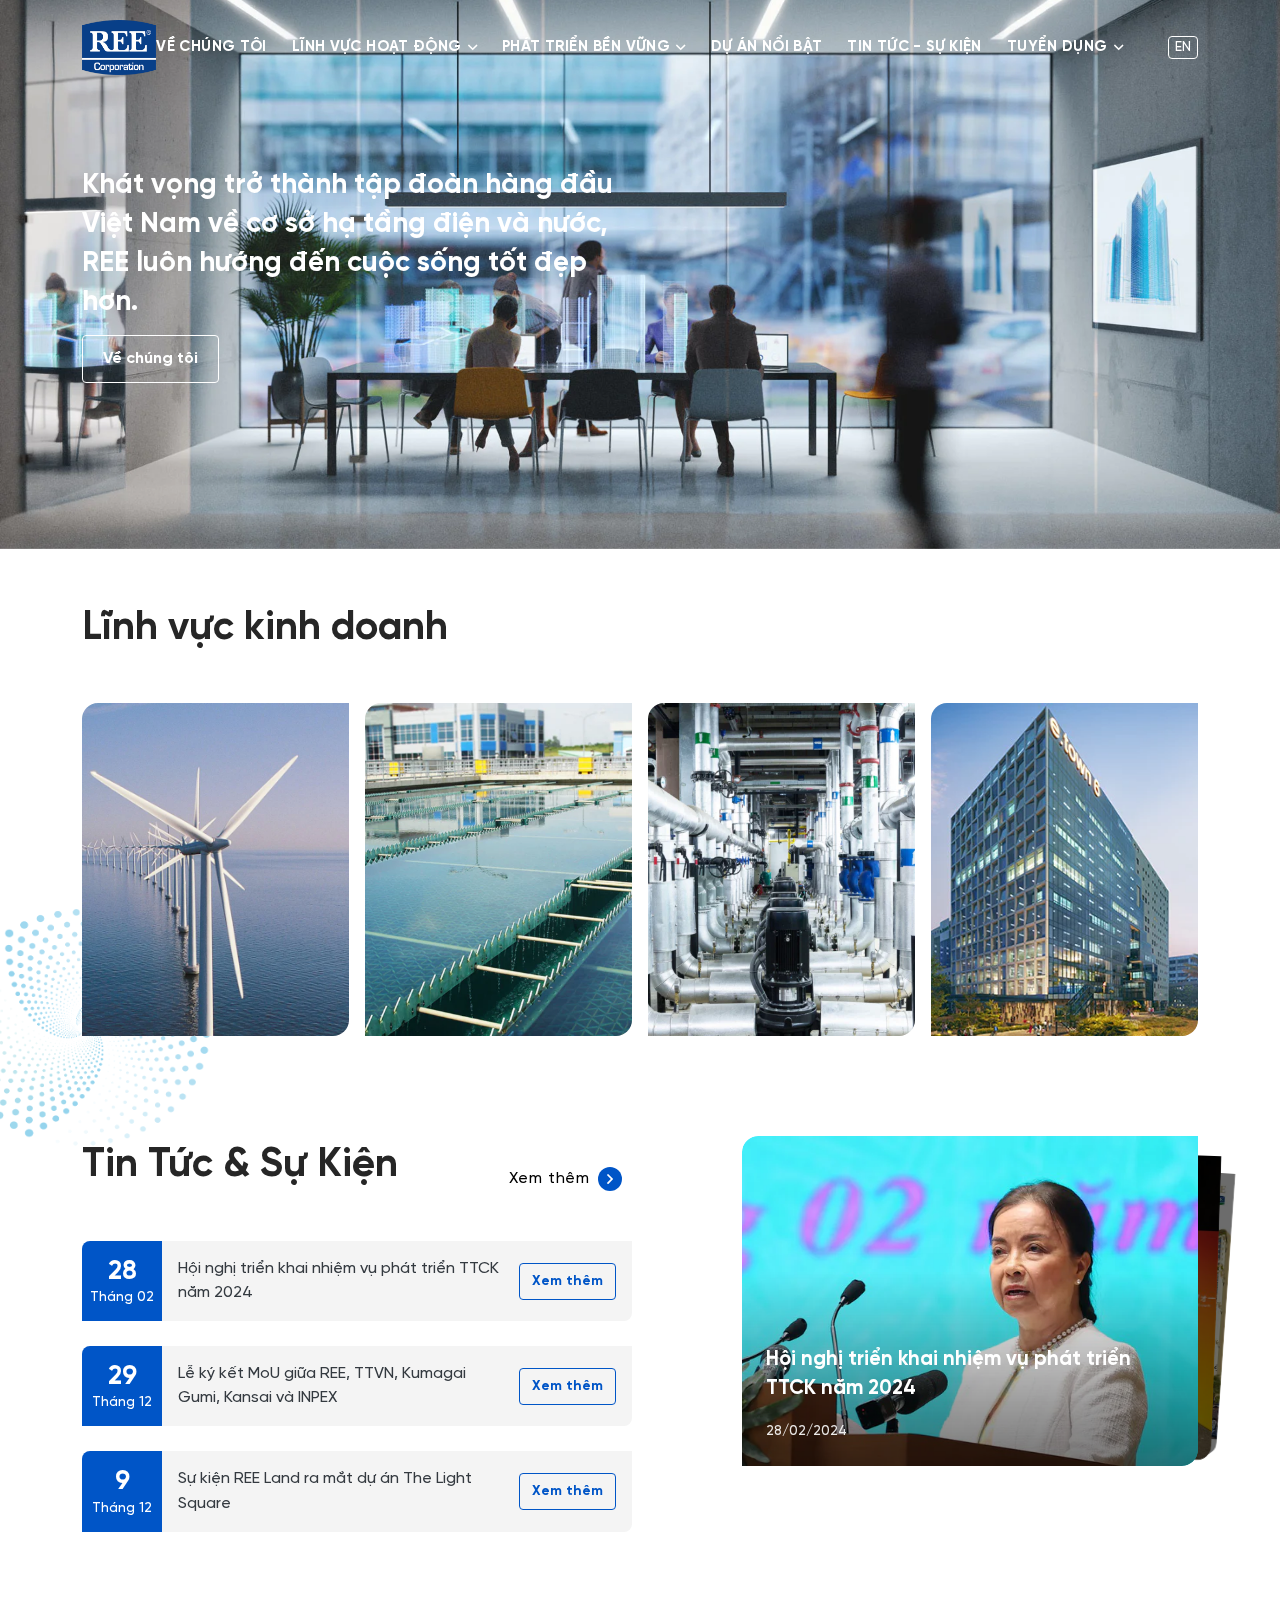
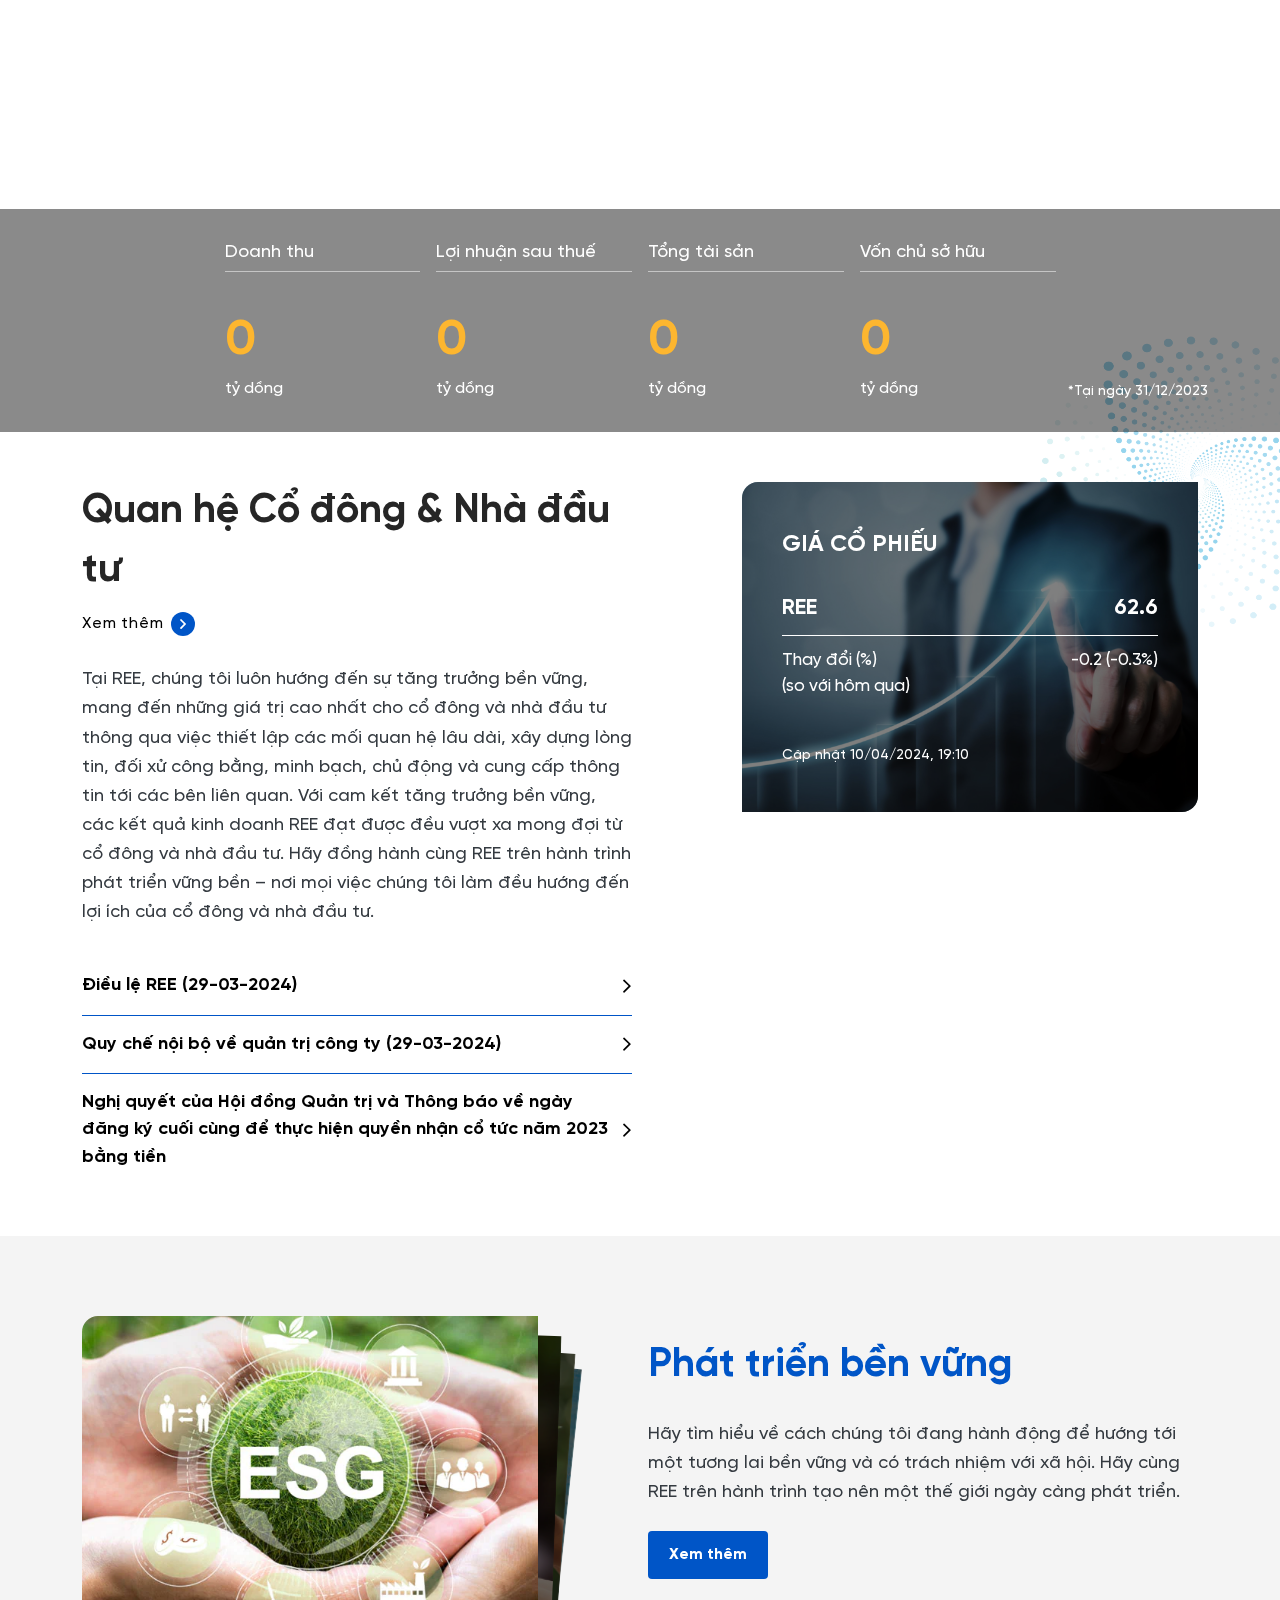
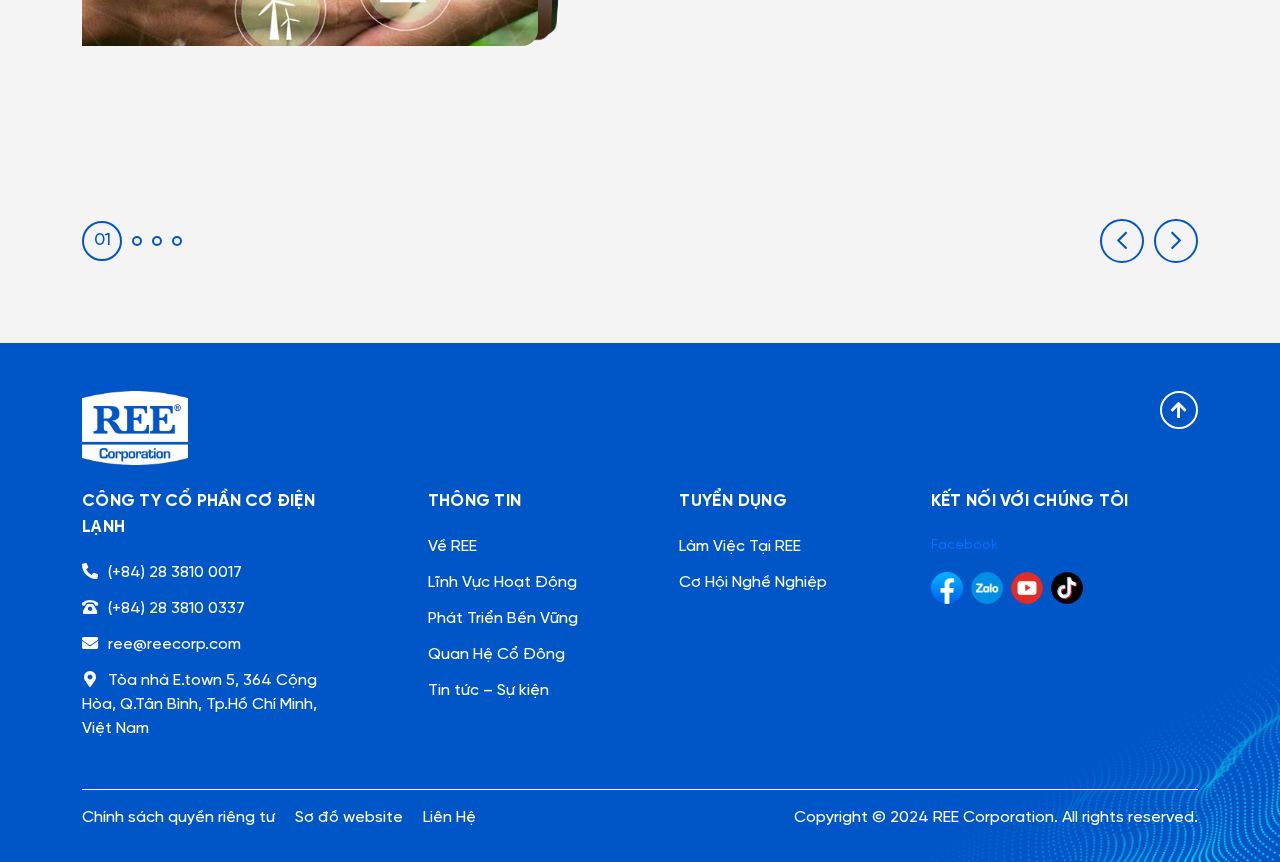
<file: index.html>
<!DOCTYPE html>
<html lang="vi">
<head>
	<meta charset="UTF-8">
	<meta name="viewport"
	      content="width=device-width, user-scalable=no, initial-scale=1.0, maximum-scale=1.0, minimum-scale=1.0">

	<title>Template Default</title>
	<meta name="description" content="Template Default">
	<meta name="author" content="">

	<meta property="og:title" content="Template Default">
	<meta property="og:type" content="website">
	<meta property="og:url" content="">
	<meta property="og:description" content="Template Default">
	<meta property="og:image" content="./assets/images/logo.png">

	<link rel="preconnect" href="https://fonts.googleapis.com">
	<link rel="preconnect" href="https://fonts.gstatic.com" crossorigin>
	<link rel="preconnect" href="https://fonts.googleapis.com">
	<link rel="preconnect" href="https://fonts.gstatic.com" crossorigin>
	<link href="https://fonts.googleapis.com/css2?family=Inter:wght@100..900&display=swap" rel="stylesheet">


	<link rel="icon" href="./assets/images/favicon.png">
	<link rel="apple-touch-icon" href="./assets/images/favicon.png">
	<link rel="stylesheet" href="./assets/plugins/bootstrap/css/bootstrap.min.css">
	<link rel="stylesheet" href="./assets/plugins/swiper/swiper-bundle.min.css">
	<link rel="stylesheet" href="./assets/plugins/fancybox/fancybox.min.css">
	<link rel="stylesheet" href="./assets/fonts/fontawesome/css/all.min.css">
	<link rel="stylesheet" href="./assets/css/base.css">
	<link rel="stylesheet" href="./assets/css/style.css">
	<link rel="stylesheet" href="./assets/css/responsive.css">

	<style>
		:root {
			--primary-color: #0055C7;
			--primary-hover: #0149A9;
			--primary-rgb: 0, 85, 199;
			--secondary-color: #FDB62F;
			--secondary-hover: #eca826;
			--secondary-rgb: 253, 182, 47;
		}
	</style>
</head>
<body>

<div id="header" class="header">
	<div class="container">
		<div class="header-inner">
			<div class="header-logo">
				<a href="" class="d-inline-block align-middle">
					<img src="./assets/images/logo.png" class="mw-100 w-auto" alt="">
				</a>
			</div>
			<div class="header-navigation" id="header-navigation">
				<ul>
					<li>
						<a href="">
							VỀ CHÚNG TÔI
						</a>
					</li>
					<li>
						<a href="">
							LĨNH VỰC HOẠT ĐỘNG <i class="far fa-angle-down"></i>
						</a>
						<ul>
							<li>
								<a href="">Năng Lượng</a>
							</li>
							<li>
								<a href="">Nước & Môi Trường</a>
							</li>
							<li>
								<a href="">Cơ Điện Lạnh</a>
							</li>
							<li>
								<a href="">Bất Động Sản</a>
							</li>
							<li>
								<a href="">Dự Án Nổi Bật</a>
							</li>
						</ul>
					</li>
					<li>
						<a href="">
							PHÁT TRIỂN BỀN VỮNG <i class="far fa-angle-down"></i>
						</a>
						<ul>
							<li>
								<a href="">Năng Lượng</a>
							</li>
							<li>
								<a href="">Nước & Môi Trường</a>
							</li>
							<li>
								<a href="">Cơ Điện Lạnh</a>
							</li>
							<li>
								<a href="">Bất Động Sản</a>
							</li>
							<li>
								<a href="">Dự Án Nổi Bật</a>
							</li>
						</ul>
					</li>
					<li>
						<a href="">
                            DỰ ÁN NỔI BẬT
						</a>
					</li>
					<li>
						<a href="">
							TIN TỨC - SỰ KIỆN
						</a>
					</li>
					<li>
						<a href="">
							TUYỂN DỤNG <i class="far fa-angle-down"></i>
						</a>
						<ul>
							<li>
								<a href="">Năng Lượng</a>
							</li>
							<li>
								<a href="">Nước & Môi Trường</a>
							</li>
							<li>
								<a href="">Cơ Điện Lạnh</a>
							</li>
							<li>
								<a href="">Bất Động Sản</a>
							</li>
							<li>
								<a href="">Dự Án Nổi Bật</a>
							</li>
						</ul>
					</li>
				</ul>
				<span class="header-navigation_line" id="header-navigation_line"></span>
			</div>
			<div class="header-toolbar">
				<div class="header-language">
					<a href="" class="header-language_link">
						EN
					</a>
				</div>
				<div class="header-hamburger d-flex d-lg-none">
					<span class="hamburger-button" id="hamburger-button">
						<i></i>
						<i></i>
						<i></i>
					</span>
				</div>
			</div>
		</div>
	</div>
	<div class="header-overlay" id="header-overlay"></div>
</div>

<div id="main" class="main">
	<div class="position-relative slider-hero slider-theme" id="slider-hero">
		<div class="swiper">
			<div class="swiper-wrapper">
				<div class="swiper-slide h-auto">
					<div class="hero-item">
						<div class="hero-image position-relative">
							<div class="ratio ratio-21x9">
								<img src="./assets/images/hero/hero-1.webp"
								     class="w-100 img-fluid" alt="">
							</div>
						</div>
						<div class="hero-content">
							<div class="container">
								<div class="row">
									<div class="col-lg-8 col-xl-6">
										<div class="hero-content_title">
											Khát vọng trở thành tập đoàn hàng đầu Việt Nam về cơ sở hạ tầng điện và
											nước, REE
											luôn
											hướng đến cuộc sống tốt đẹp hơn.
										</div>
										<div class="hero-content_button">
											<a href="" class="button-theme button-theme_outline">
												Về chúng tôi
											</a>
										</div>
									</div>
								</div>
							</div>
						</div>
					</div>
				</div>
				<div class="swiper-slide h-auto">
					<div class="hero-item">
						<div class="hero-image position-relative">
							<div class="ratio ratio-21x9">
								<img src="./assets/images/hero/herro-2.webp"
								     class="w-100 img-fluid" alt="">
							</div>
						</div>
						<div class="hero-content">
							<div class="container">
								<div class="row">
									<div class="col-lg-8 col-xl-6">
										<div class="hero-content_title">
											Khát vọng trở thành tập đoàn hàng đầu Việt Nam về cơ sở hạ tầng điện và
											nước, REE
											luôn
											hướng đến cuộc sống tốt đẹp hơn.
										</div>
										<div class="hero-content_button">
											<a href="" class="button-theme button-theme_outline">
												Về chúng tôi
											</a>
										</div>
									</div>
								</div>
							</div>
						</div>
					</div>
				</div>
				<div class="swiper-slide h-auto">
					<div class="hero-item">
						<div class="hero-image position-relative">
							<div class="ratio ratio-21x9">
								<img src="./assets/images/hero/hero-3.jpg"
								     class="w-100 img-fluid" alt="">
							</div>
						</div>
						<div class="hero-content">
							<div class="container">
								<div class="row">
									<div class="col-lg-8 col-xl-6">
										<div class="hero-content_title">
											Khát vọng trở thành tập đoàn hàng đầu Việt Nam về cơ sở hạ tầng điện và
											nước, REE
											luôn
											hướng đến cuộc sống tốt đẹp hơn.
										</div>
										<div class="hero-content_button">
											<a href="" class="button-theme button-theme_outline">
												Về chúng tôi
											</a>
										</div>
									</div>
								</div>
							</div>
						</div>
					</div>
				</div>
			</div>
		</div>
		<div class='slider-navigation'>
			<div class='slider-navigation_button slider-navigation_prev'>
				<i class='fal fa-chevron-left'></i>
			</div>
			<div class='slider-navigation_button slider-navigation_next'>
				<i class='fal fa-chevron-right'></i>
			</div>
		</div>
	</div>
	<div class="section-gap section-service">
		<div class="container">
			<div class="section-heading">
				<div class="heading-title">
					Lĩnh vực kinh doanh
				</div>
			</div>
			<div class="section-decor">
				<div class="row g-3 row-cols-2 row-cols-lg-4">
					<div class="col">
						<div class="service-item h-100 pseudo overflow-hidden">
							<div class="service-image">
								<div class="ratio">
									<img src="./assets/images/service/service-1.webp" class="img-fluid" alt="">
								</div>
							</div>
							<div class="service-title text-center fw-bold text-uppercase text-white position-absolute top-0 start-0 h-100 w-100 zi-2 px-3 hstack justify-content-center">
								Năng Lượng
							</div>
							<a href="" class="stretched-link zi-3 position-absolute h-100 w-100 top-0 start-0"></a>
						</div>
					</div>
					<div class="col">
						<div class="service-item h-100 pseudo overflow-hidden">
							<div class="service-image">
								<div class="ratio">
									<img src="./assets/images/service/serivce-2.webp" class="img-fluid" alt="">
								</div>
							</div>
							<div class="service-title text-center fw-bold text-uppercase text-white position-absolute top-0 start-0 h-100 w-100 zi-2 px-3 hstack justify-content-center">
								Nước & môi trường
							</div>
							<a href="" class="stretched-link zi-3 position-absolute h-100 w-100 top-0 start-0"></a>
						</div>
					</div>
					<div class="col">
						<div class="service-item h-100 pseudo overflow-hidden">
							<div class="service-image">
								<div class="ratio">
									<img src="./assets/images/service/service-3.webp" class="img-fluid" alt="">
								</div>
							</div>
							<div class="service-title text-center fw-bold text-uppercase text-white position-absolute top-0 start-0 h-100 w-100 zi-2 px-3 hstack justify-content-center">
								Cơ điện lạnh
							</div>
							<a href="" class="stretched-link zi-3 position-absolute h-100 w-100 top-0 start-0"></a>
						</div>
					</div>
					<div class="col">
						<div class="service-item h-100 pseudo overflow-hidden">
							<div class="service-image">
								<div class="ratio">
									<img src="./assets/images/service/service-4.webp" class="img-fluid" alt="">
								</div>
							</div>
							<div class="service-title text-center fw-bold text-uppercase text-white position-absolute top-0 start-0 h-100 w-100 zi-2 px-3 hstack justify-content-center">
								Bất động sản
							</div>
							<a href="" class="stretched-link zi-3 position-absolute h-100 w-100 top-0 start-0"></a>
						</div>
					</div>
				</div>
				<div class="decor-bottom">
					<img src="./assets/images/spiral-flower.png" class="img-fluid" alt="">
				</div>
			</div>
		</div>
	</div>
	<div class="section-gap section-articles">
		<div class="container">
			<div class="row g-3 justify-content-between">
				<div class="col-lg-6">
					<div class="section-heading">
						<div class="heading-title">
							Tin Tức & Sự Kiện
							<a href="" class="heading-link">
								Xem thêm
							</a>
						</div>
					</div>
					<div class="articles-list vstack gap-25px">
						<div class="article-item d-flex overflow-hidden">
							<div class="article-time hstack justify-content-center flex-column flex-shrink-0 text-white text-center">
								<span class="fw-bold text-white">28</span>
								Tháng 02
							</div>
							<div class="article-content hstack justify-content-between p-3 gap-10px w-100">
								<div class="article-title">
									Hội nghị triển khai nhiệm vụ phát triển TTCK năm 2024
								</div>
								<div class="article-button flex-shrink-0">
									<a href=""
									   class="button-theme button-theme_small button-theme_outline__primary">
										Xem thêm
									</a>
								</div>
							</div>
						</div>
						<div class="article-item d-flex overflow-hidden">
							<div class="article-time hstack justify-content-center flex-column flex-shrink-0 text-white text-center">
								<span class="fw-bold text-white">29</span>
								Tháng 12
							</div>
							<div class="article-content hstack justify-content-between p-3 gap-10px w-100">
								<div class="article-title">
									Lễ ký kết MoU giữa REE, TTVN, Kumagai Gumi, Kansai và INPEX
								</div>
								<div class="article-button flex-shrink-0">
									<a href=""
									   class="button-theme button-theme_small button-theme_outline__primary">
										Xem thêm
									</a>
								</div>
							</div>
						</div>
						<div class="article-item d-flex overflow-hidden">
							<div class="article-time hstack justify-content-center flex-column flex-shrink-0 text-white text-center">
								<span class="fw-bold text-white">9</span>
								Tháng 12
							</div>
							<div class="article-content hstack justify-content-between p-3 gap-10px w-100">
								<div class="article-title">
									Sự kiện REE Land ra mắt dự án The Light Square
								</div>
								<div class="article-button flex-shrink-0">
									<a href=""
									   class="button-theme button-theme_small button-theme_outline__primary">
										Xem thêm
									</a>
								</div>
							</div>
						</div>
					</div>
				</div>
				<div class="col-lg-5">
					<div class="slider-theme slider-article position-relative" id="slider-article">
						<div class="swiper">
							<div class="swiper-wrapper">
								<div class="swiper-slide h-auto">
									<div class="article-overlay position-relative overflow-hidden">
										<div class="article-image pseudo">
											<div class="ratio">
												<img src="./assets/images/article/article-1.webp" class="img-fluid"
												     alt="">
											</div>
										</div>
										<div class="article-content position-absolute bottom-0 start-0 w-100 zi-2 p-4 text-white">
											<div class="article-title fw-bold">
												Hội nghị triển khai nhiệm vụ phát triển TTCK năm 2024
											</div>
											<div class="article-time">
												28/02/2024
											</div>
										</div>
										<a href=""
										   class="stretched-link zi-3 position-absolute h-100 w-100 top-0 start-0"></a>
									</div>
								</div>
								<div class="swiper-slide h-auto">
									<div class="article-overlay position-relative overflow-hidden">
										<div class="article-image pseudo">
											<div class="ratio">
												<img src="./assets/images/article/articel-2.webp" class="img-fluid"
												     alt="">
											</div>
										</div>
										<div class="article-content position-absolute bottom-0 start-0 w-100 zi-2 p-4 text-white">
											<div class="article-title fw-bold">
												Lễ ký kết MoU giữa REE, TTVN, Kumagai Gumi, Kansai và INPEX
											</div>
											<div class="article-time">
												28/02/2024
											</div>
										</div>
										<a href=""
										   class="stretched-link zi-3 position-absolute h-100 w-100 top-0 start-0"></a>
									</div>
								</div>
								<div class="swiper-slide h-auto">
									<div class="article-overlay position-relative overflow-hidden">
										<div class="article-image pseudo">
											<div class="ratio">
												<img src="./assets/images/article/article-3.webp" class="img-fluid"
												     alt="">
											</div>
										</div>
										<div class="article-content position-absolute bottom-0 start-0 w-100 zi-2 p-4 text-white">
											<div class="article-title fw-bold">
												Sự kiện REE Land ra mắt dự án The Light Square
											</div>
											<div class="article-time">
												28/02/2024
											</div>
										</div>
										<a href=""
										   class="stretched-link zi-3 position-absolute h-100 w-100 top-0 start-0"></a>
									</div>
								</div>
							</div>
						</div>
						<div class='slider-navigation'>
							<div class='slider-navigation_button slider-navigation_prev'>
								<i class='fal fa-chevron-left'></i>
							</div>
							<div class='slider-navigation_button slider-navigation_next'>
								<i class='fal fa-chevron-right'></i>
							</div>
						</div>
					</div>
				</div>
			</div>
		</div>
	</div>
	<div class="section-gap pb-0 section-counter background-cover"
	     style="background-image: url('./assets/images/bg-counter.jpg')">
		<div class="container">
			<div class="row justify-content-center">
				<div class="col-lg-9">
					<div class="section-heading section-heading_white">
						<div class="heading-title">
							Kết quả kinh doanh năm 2023
						</div>
						<div class="heading-button">
							<a href="" class="button-theme button-theme_outline">
								Báo Cáo Thường Niên 2023
							</a>
						</div>
					</div>
				</div>
			</div>
		</div>
		<div class="counter-inner" id="handleCounter">
			<div class="container">
				<div class="row justify-content-center">
					<div class="col-lg-9 position-relative">
						<div class="row g-lg-3 g-4 justify-content-center">
							<div class="col-lg-3 col-6">
								<div class="counter-item text-white">
									<div class="counter-item_title">
										Doanh thu
									</div>
									<div class="counter-item_number fw-bold handleCounterItem"
                                         data-format="."
									     data-value="8570">
										0
									</div>
									<div class="counter-item_currency">
										tỷ dồng
									</div>
								</div>
							</div>
							<div class="col-lg-3 col-6">
								<div class="counter-item text-white">
									<div class="counter-item_title">
										Lợi nhuận sau thuế
									</div>
									<div class="counter-item_number fw-bold handleCounterItem"
                                         data-format="."
									     data-value="2188">
										0
									</div>
									<div class="counter-item_currency">
										tỷ dồng
									</div>
								</div>
							</div>
							<div class="col-lg-3 col-6">
								<div class="counter-item text-white">
									<div class="counter-item_title">
										Tổng tài sản
									</div>
									<div class="counter-item_number fw-bold handleCounterItem"
                                         data-format="."
									     data-value="34912">
										0
									</div>
									<div class="counter-item_currency">
										tỷ dồng
									</div>
								</div>
							</div>
							<div class="col-lg-3 col-6">
								<div class="counter-item text-white">
									<div class="counter-item_title">
										Vốn chủ sở hữu
									</div>
									<div class="counter-item_number fw-bold handleCounterItem"
                                         data-format="."
									     data-value="17318">
										0
									</div>
									<div class="counter-item_currency">
										tỷ dồng
									</div>
								</div>
							</div>
						</div>
						<div class="counter-desc">*Tại ngày 31/12/2023</div>
					</div>
				</div>
			</div>
		</div>
	</div>
	<div class="section-gap section-shareholder">
		<div class="container">
			<div class="row g-3 justify-content-between">
				<div class="col-lg-6">
					<div class="section-heading">
						<div class="heading-title">
							<span class="d-block w-100">
								Quan hệ Cổ đông & Nhà đầu tư
							</span>
							<a href="" class="heading-link">
								Xem thêm
							</a>
						</div>
						<div class="heading-desc">
							<p>
								Tại REE, chúng tôi luôn hướng đến sự tăng trưởng bền vững, mang đến những giá trị cao
								nhất cho cổ đông và nhà đầu tư thông qua việc thiết lập các mối quan hệ lâu dài, xây
								dựng lòng tin, đối xử công bằng, minh bạch, chủ động và cung cấp thông tin tới các bên
								liên quan. Với cam kết tăng trưởng bền vững, các kết quả kinh doanh REE đạt được đều
								vượt xa mong đợi từ cổ đông và nhà đầu tư. Hãy đồng hành cùng REE trên hành trình phát
								triển vững bền – nơi mọi việc chúng tôi làm đều hướng đến lợi ích của cổ đông và nhà đầu
								tư.
							</p>
						</div>
					</div>
					<div class="shareholder-list">
						<a href="" class="shareholder-list-item">
							Điều lệ REE (29-03-2024)
							<i class="fal fa-angle-right"></i>
						</a>
						<a href="" class="shareholder-list-item">
							Quy chế nội bộ về quản trị công ty (29-03-2024)
							<i class="fal fa-angle-right"></i>
						</a>
						<a href="" class="shareholder-list-item">
							Nghị quyết của Hội đồng Quản trị và Thông báo về ngày đăng ký cuối cùng để thực hiện quyền
							nhận cổ tức năm 2023 bằng tiền
							<i class="fal fa-angle-right"></i>
						</a>
					</div>
				</div>
				<div class="col-lg-5">
					<div class="section-decor">
						<div class="shareholder-detail overflow-hidden">
							<div class="shareholder-image pseudo">
								<div class="ratio">
									<img src="./assets/images/shareholder/bg-shareholder.jpg" class="img-fluid" alt="">
								</div>
							</div>
							<div class="shareholder-content text-white position-absolute top-0 start-0 h-100 w-100 zi-2 vstack justify-content-center">
								<div class="shareholder-content_title text-uppercase">
									Giá cổ phiếu
								</div>
								<div class="shareholder-content_desc">
									<div class="shareholder-content_desc__top text-uppercase hstack gap-10px justify-content-between">
										<span>Ree</span>
										<span>62.6</span>
									</div>
									<div class="shareholder-content_desc__bottom hstack align-items-start gap-10px justify-content-between">
										<span>
											Thay đổi (%)
											<br>
											(so với hôm qua)
										</span>
										<span>
											-0.2 (-0.3%)
										</span>
									</div>
								</div>
								<div class="shareholder-content_text">
									Cập nhật 10/04/2024, 19:10
								</div>
							</div>
						</div>
						<div class="decor-top">
							<img src="./assets/images/spiral-flower.png" class="img-fluid" alt="">
						</div>
					</div>
				</div>
			</div>
		</div>
	</div>
	<div class="section-gap section-responsibility" id="slider-responsibility">
		<div class="container">
			<div class="row g-3 justify-content-between flex-lg-row flex-column-reverse">
				<div class="col-lg-5">
					<div class="slider-responsibility position-relative">
						<div class="swiper">
							<div class="swiper-wrapper">
								<div class="swiper-slide h-auto">
									<div class="responsibility-image pseudo">
										<div class="ratio">
											<img src="./assets/images/responsibility/responsibility-1.webp"
											     class="img-fluid"
											     alt="">
										</div>
										<a href="" class="stretched-link"></a>
									</div>
								</div>
								<div class="swiper-slide h-auto">
									<div class="responsibility-image pseudo">
										<div class="ratio">
											<img src="./assets/images/responsibility/responsibility-2.webp"
											     class="img-fluid"
											     alt="">
										</div>
										<a href="" class="stretched-link"></a>
									</div>
								</div>
								<div class="swiper-slide h-auto">
									<div class="responsibility-image pseudo">
										<div class="ratio">
											<img src="./assets/images/responsibility/responsibility-3.webp"
											     class="img-fluid"
											     alt="">
										</div>
										<a href="" class="stretched-link"></a>
									</div>
								</div>
								<div class="swiper-slide h-auto">
									<div class="responsibility-image pseudo">
										<div class="ratio">
											<img src="./assets/images/responsibility/responsibility-4.webp"
											     class="img-fluid"
											     alt="">
										</div>
										<a href="" class="stretched-link"></a>
									</div>
								</div>
							</div>
						</div>
					</div>
				</div>
				<div class="col-lg-6">
					<div class="slider-theme slider-responsibility_content position-relative"
					     id="slider-responsibility_content">
						<div class="swiper">
							<div class="swiper-wrapper">
								<div class="swiper-slide h-auto">
									<div class="section-heading">
										<div class="heading-title">
											Phát triển bền vững
										</div>
										<div class="heading-desc">
											<p>
												Hãy tìm hiểu về cách chúng tôi đang hành động để hướng tới một tương
												lai bền vững và có trách nhiệm với xã hội. Hãy cùng REE trên hành
												trình tạo nên một thế giới ngày càng phát triển.
											</p>
										</div>
										<div class="heading-button">
											<a href="" class="button-theme button-theme_primary">
												Xem thêm
											</a>
										</div>
									</div>
								</div>
								<div class="swiper-slide h-auto">
									<div class="section-heading">
										<div class="heading-title">
											Phát triển kinh tế bền vững
										</div>
										<div class="heading-desc">
											<p>
												Tăng trưởng bền vững và có trách nhiệm với xã hội là trọng tâm trong các
												quyết định chúng tôi làm tại REE. Chúng tôi phát triển hệ sinh thái tăng
												trưởng và cân bằng giữa cộng đồng, xã hội và doanh nghiệp. Mô hình kinh
												doanh này đã giúp chúng tôi có cơ sở để đạt được các mục tiêu tăng
												trưởng tài chính nhưng vẫn giữ được các nguyên tắc cốt lõi vốn có.
											</p>
										</div>
										<div class="heading-button">
											<a href="" class="button-theme button-theme_primary">
												Xem thêm
											</a>
										</div>
									</div>
								</div>
								<div class="swiper-slide h-auto">
									<div class="section-heading">
										<div class="heading-title">
											Bảo vệ môi trường
										</div>
										<div class="heading-desc">
											<p>
												Tại REE, chúng tôi hiểu rõ hành động phù hợp có tác động tốt đến cộng
												đồng và xã hội. Đó là lý do tại sao REE luôn đồng hành và thực hiện việc
												giảm thiểu các tác động đến môi trường và xã hội. Từ việc tiếp cận công
												nghệ hiện đại trong quản lý nước và môi trường, đến việc hỗ trợ cộng
												đồng địa phương thông qua các chương trình giáo dục và tạo cơ hội việc
												làm, REE đã và đang nỗ lực không ngừng tạo nên sự khác biệt mang tính
												tích cực.
											</p>
										</div>
										<div class="heading-button">
											<a href="" class="button-theme button-theme_primary">
												Xem thêm
											</a>
										</div>
									</div>
								</div>
								<div class="swiper-slide h-auto">
									<div class="section-heading">
										<div class="heading-title">
											Trách nhiệm xã hội
										</div>
										<div class="heading-desc">
											<p>
												Với REE, giáo dục là nền tảng quan trọng nhất có thể làm thay đổi cuộc
												sống – đó là lý do tại sao chúng tôi cam kết hỗ trợ giáo dục cho thanh
												thiếu niên tại những nơi chúng tôi hoạt động. Thông qua các hoạt động xã
												hội và mối quan hệ, chúng tôi trao học bổng, tổ chức các chương trình
												tài trợ và môi trường thực tập cho các bạn trẻ nhằm giúp họ có được
												những kỹ năng, kiến thức cần thiết để phát triển, và tăng khả năng được
												tuyển dụng trong bối cảnh thị trường việc làm đang phát triển mỗi ngày.
											</p>
										</div>
										<div class="heading-button">
											<a href="" class="button-theme button-theme_primary">
												Xem thêm
											</a>
										</div>
									</div>
								</div>
							</div>
						</div>
					</div>
				</div>
			</div>
			<div class="col-12">
				<div class="slider-theme position-relative">
					<div class="slider-pagination"></div>
					<div class='slider-navigation'>
						<div class='slider-navigation_button slider-navigation_prev'>
							<i class='fal fa-chevron-left'></i>
						</div>
						<div class='slider-navigation_button slider-navigation_next'>
							<i class='fal fa-chevron-right'></i>
						</div>
					</div>
				</div>
			</div>
		</div>
	</div>
</div>

<footer id="footer" class="footer">
	<img src="./assets/images/bg-decor-footer.png" class="img-fluid footer-decor" alt="">
	<div class="container">
		<div class="position-relative">
			<div class="footer-top">
				<div class="row g-4">
					<div class="col-12">
						<div class="footer-logo">
							<img src="./assets/images/logo-white.png" width="106" class="img-fluid" alt="">
						</div>
					</div>
					<div class="col-12">
						<div class="row g-lg-3 g-5 justify-content-between">
							<div class="col-xl-3 col-lg-3 col-12">
								<div class="footer-item">
									<div class="footer-title">
										CÔNG TY CỔ PHẦN CƠ ĐIỆN LẠNH
									</div>
									<div class="footer-list">
										<a href="" class="d-inline-block align-middle footer-list_item">
											<i class="fas fa-phone-alt"></i>
											(+84) 28 3810 0017
										</a>
										<a href="" class="d-inline-block align-middle footer-list_item">
											<i class="fas fa-phone-rotary"></i>
											(+84) 28 3810 0337
										</a>
										<a href="" class="d-inline-block align-middle footer-list_item">
											<i class="fas fa-envelope"></i>
											ree@reecorp.com
										</a>
										<a href="" class="d-inline-block align-middle footer-list_item">
											<i class="fas fa-map-marker-alt"></i>
											Tòa nhà E.town 5, 364 Cộng Hòa, Q.Tân Bình, Tp.Hồ Chí Minh, Việt Nam
										</a>
									</div>
								</div>
							</div>
							<div class="col-xl-2 col-lg-3 col-6">
								<div class="footer-item">
									<div class="footer-title">
										THÔNG TIN
									</div>
									<div class="footer-list">
										<a href="" class="d-inline-block align-middle footer-list_item">
											Về REE
										</a>
										<a href="" class="d-inline-block align-middle footer-list_item">
											Lĩnh Vực Hoạt Động
										</a>
										<a href="" class="d-inline-block align-middle footer-list_item">
											Phát Triển Bền Vững
										</a>
										<a href="" class="d-inline-block align-middle footer-list_item">
											Quan Hệ Cổ Đông
										</a>
										<a href="" class="d-inline-block align-middle footer-list_item">
											Tin tức – Sự kiện
										</a>
									</div>
								</div>
							</div>
							<div class="col-xl-2 col-lg-3 col-6">
								<div class="footer-item">
									<div class="footer-title">
										TUYỂN DỤNG
									</div>
									<div class="footer-list">
										<a href="" class="d-inline-block align-middle footer-list_item">
											Làm Việc Tại REE
										</a>
										<a href="" class="d-inline-block align-middle footer-list_item">
											Cơ Hội Nghề Nghiệp
										</a>
									</div>
								</div>
							</div>
							<div class="col-xl-3 col-lg-3 col-12">
								<div class="footer-item">
									<div class="footer-title">
										Kết nối với chúng tôi
									</div>
									<div class="footer-iframe">
										<div class="fb-page" data-href="https://www.facebook.com/nencersoftware"
										     data-tabs="timeline" data-width="" data-height="130"
										     data-small-header="false"
										     data-adapt-container-width="true" data-hide-cover="false"
										     data-show-facepile="true">
											<blockquote cite="https://www.facebook.com/nencersoftware"
											            class="fb-xfbml-parse-ignore"><a
													href="https://www.facebook.com/nencersoftware">Facebook</a>
											</blockquote>
										</div>
									</div>
									<div class="footer-social">
										<a href="" class="footer-social_item">
											<img src="./assets/images/social/facebook.png"
											     class="rounded-circle img-fluid"
											     alt="">
										</a>
										<a href="" class="footer-social_item">
											<img src="./assets/images/social/zalo.png" class="rounded-circle img-fluid"
											     alt="">
										</a>
										<a href="" class="footer-social_item">
											<img src="./assets/images/social/youtube.png"
											     class="rounded-circle img-fluid"
											     alt="">
										</a>
										<a href="" class="footer-social_item">
											<img src="./assets/images/social/tiktok.png"
											     class="rounded-circle img-fluid"
											     alt="">
										</a>
									</div>
								</div>
							</div>
						</div>
					</div>
				</div>
			</div>
			<div class="footer-bottom">
				<div class="row g-3">
					<div class="col-lg-6">
						<div class="footer-navigation">
							<a href="" class="footer-navigation_item d-inline-block align-middle">
								Chính sách quyền riêng tư
							</a>
							<a href="" class="footer-navigation_item d-inline-block align-middle">
								Sơ đồ website
							</a>
							<a href="" class="footer-navigation_item d-inline-block align-middle">
								Liên Hệ
							</a>
						</div>
					</div>
					<div class="col-lg-6 text-lg-end text-center text-white">
						Copyright © 2024 REE Corporation. All rights reserved.
					</div>
				</div>
			</div>
			<div class="footer-scroll">
				<button type="button" class="button-scroll" id="scrollTop">
					<i class="fas fa-arrow-up"></i>
				</button>
			</div>
		</div>
	</div>
</footer>

<script type="text/javascript" src="./assets/plugins/jquery.min.js"></script>
<script type="text/javascript"
        src="./assets/plugins/bootstrap/js/bootstrap.bundle.min.js"></script>
<script type="text/javascript" src="./assets/plugins/swiper/swiper-bundle.min.js"></script>
<script type="text/javascript" src="./assets/plugins/fancybox/fancybox.min.js"></script>
<script type="text/javascript" src="./assets/js/app.js"></script>

<div id="fb-root"></div>
<script async defer crossorigin="anonymous" src="https://connect.facebook.net/vi_VN/sdk.js#xfbml=1&version=v19.0"
        nonce="eZ84RqM9"></script>
</body>
</html>
</file>
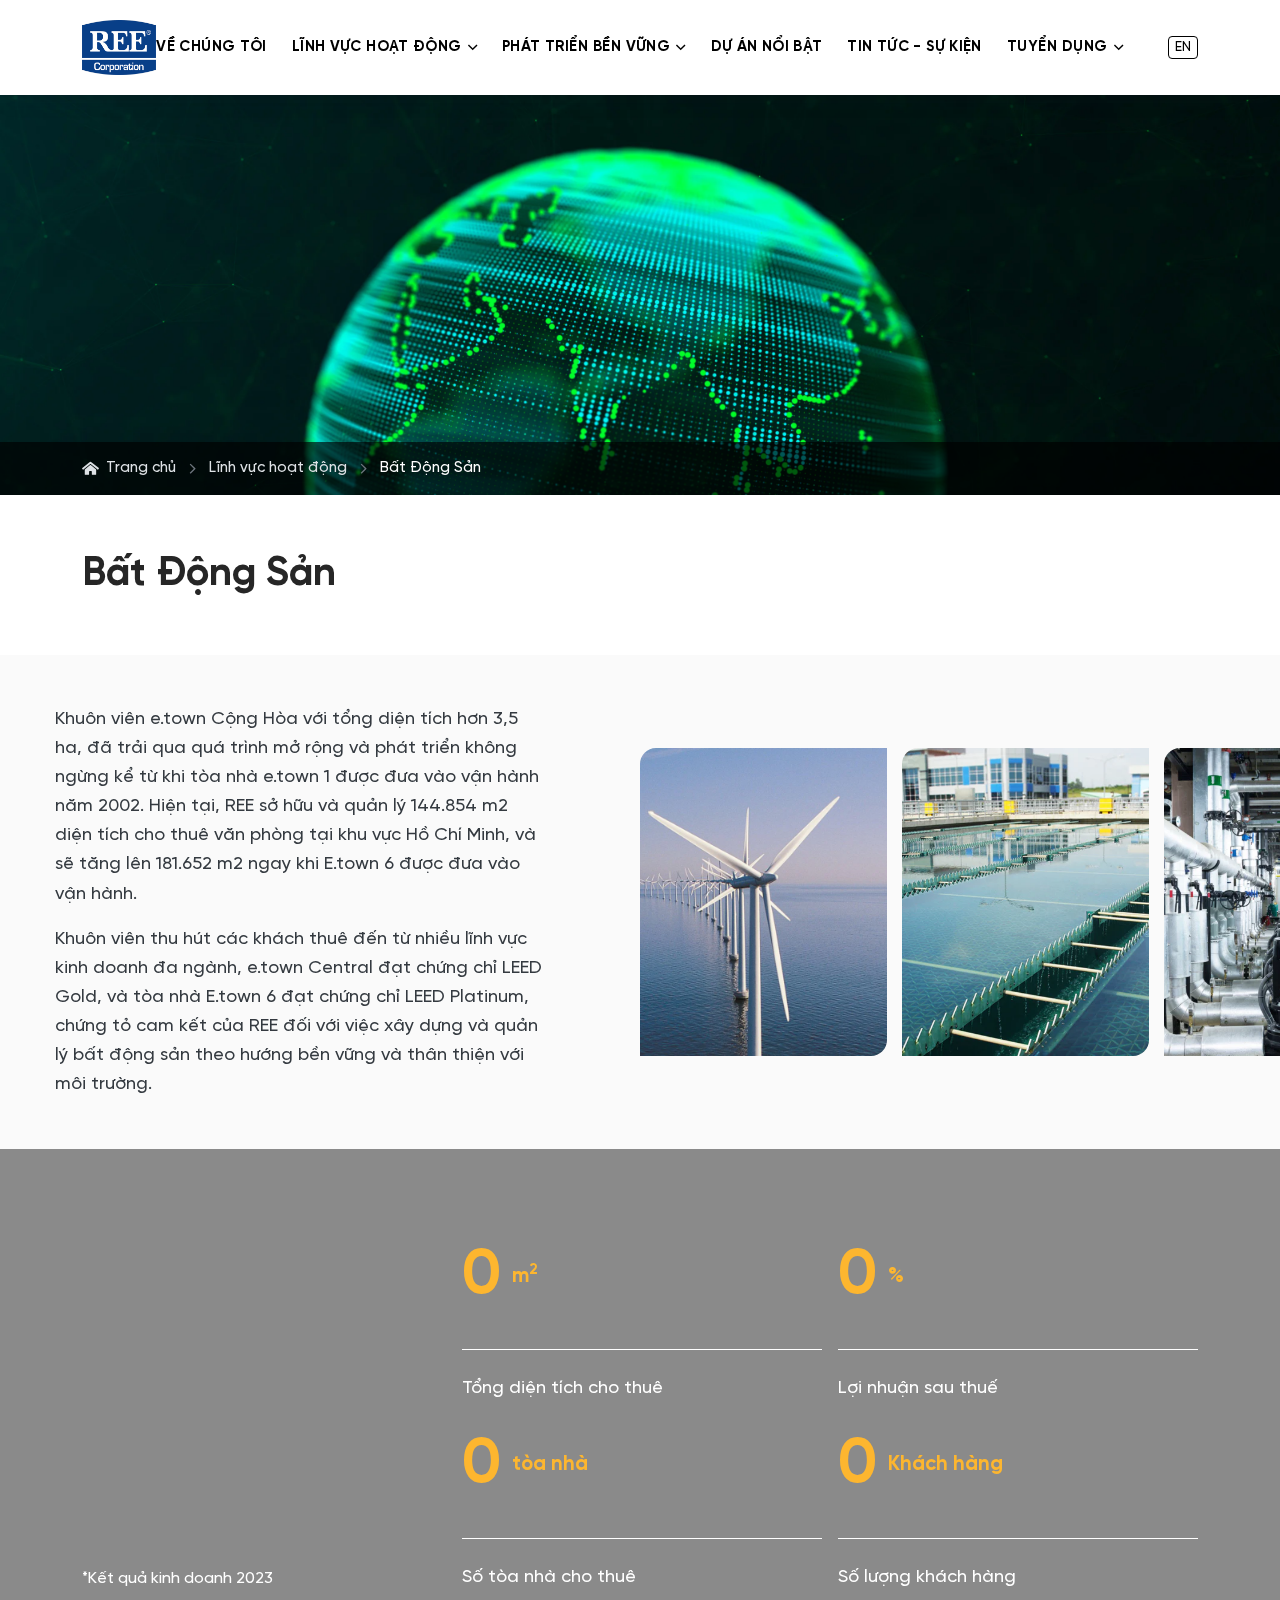
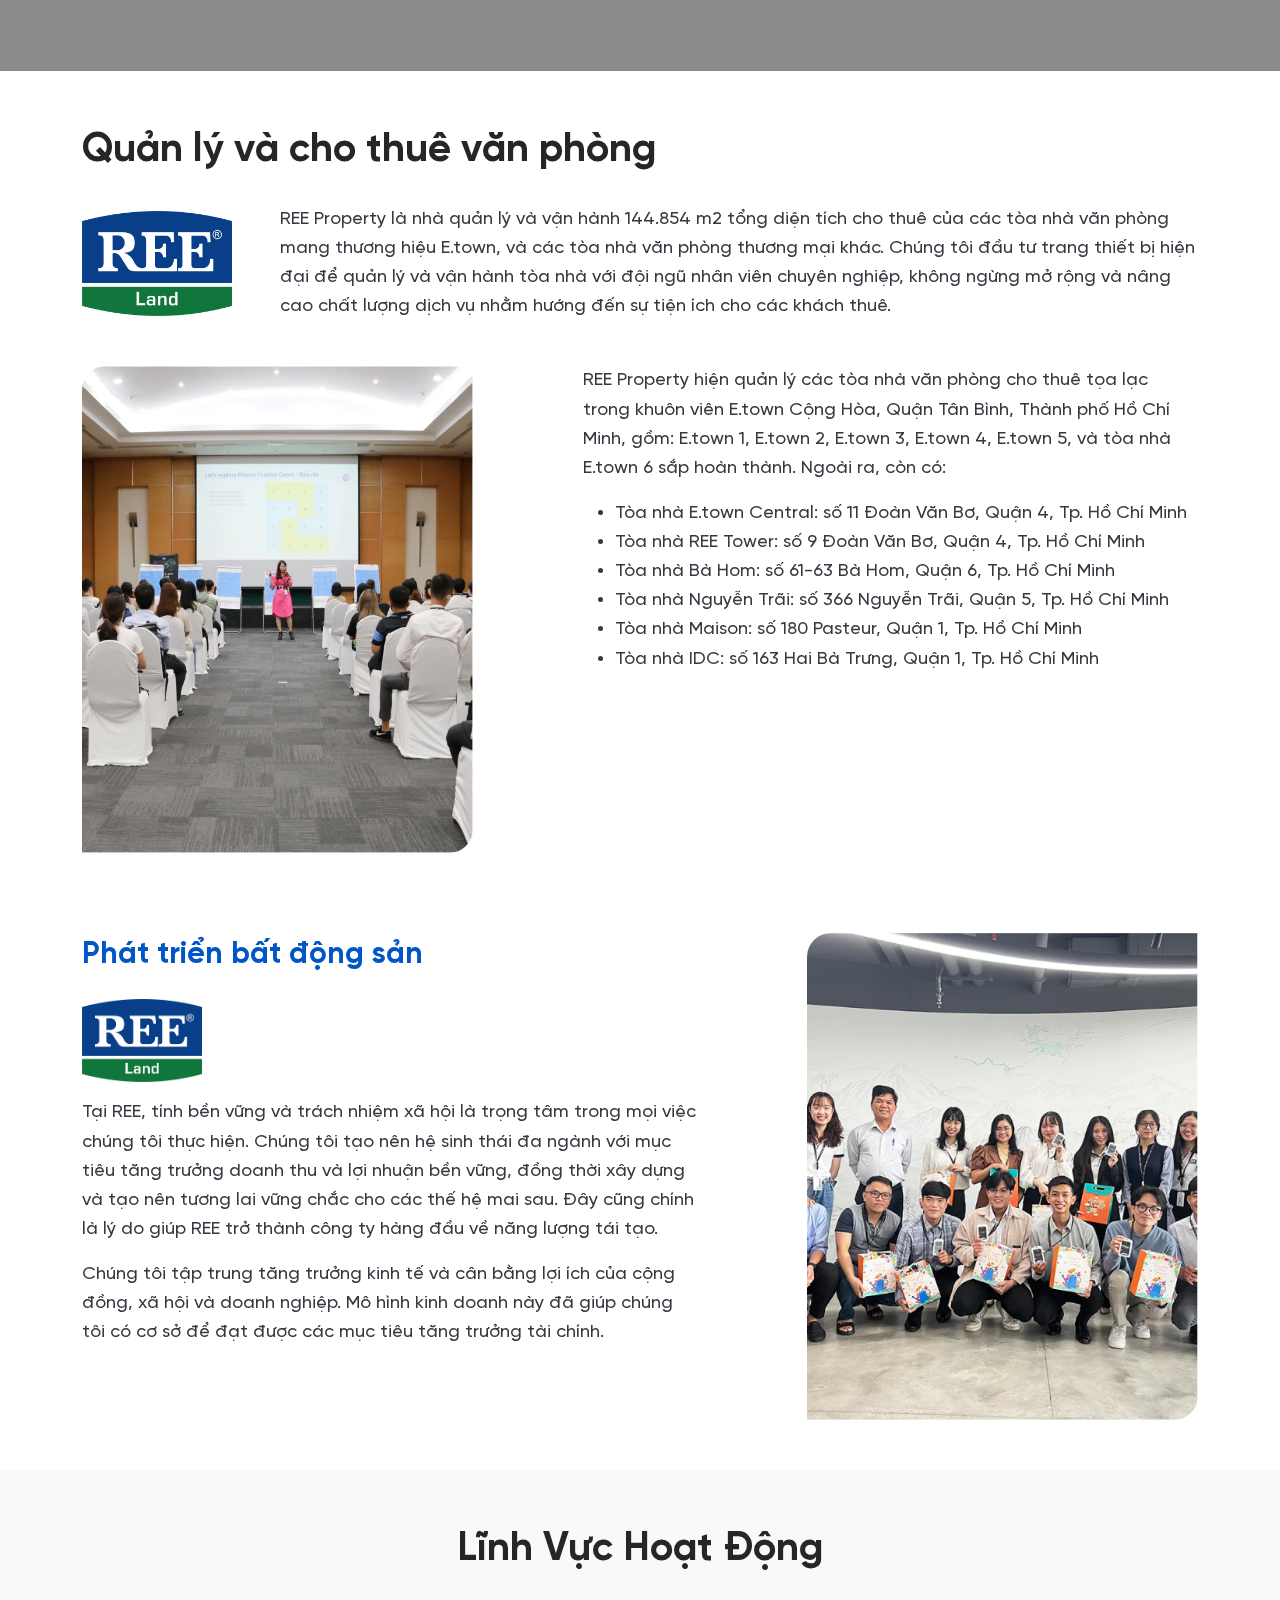
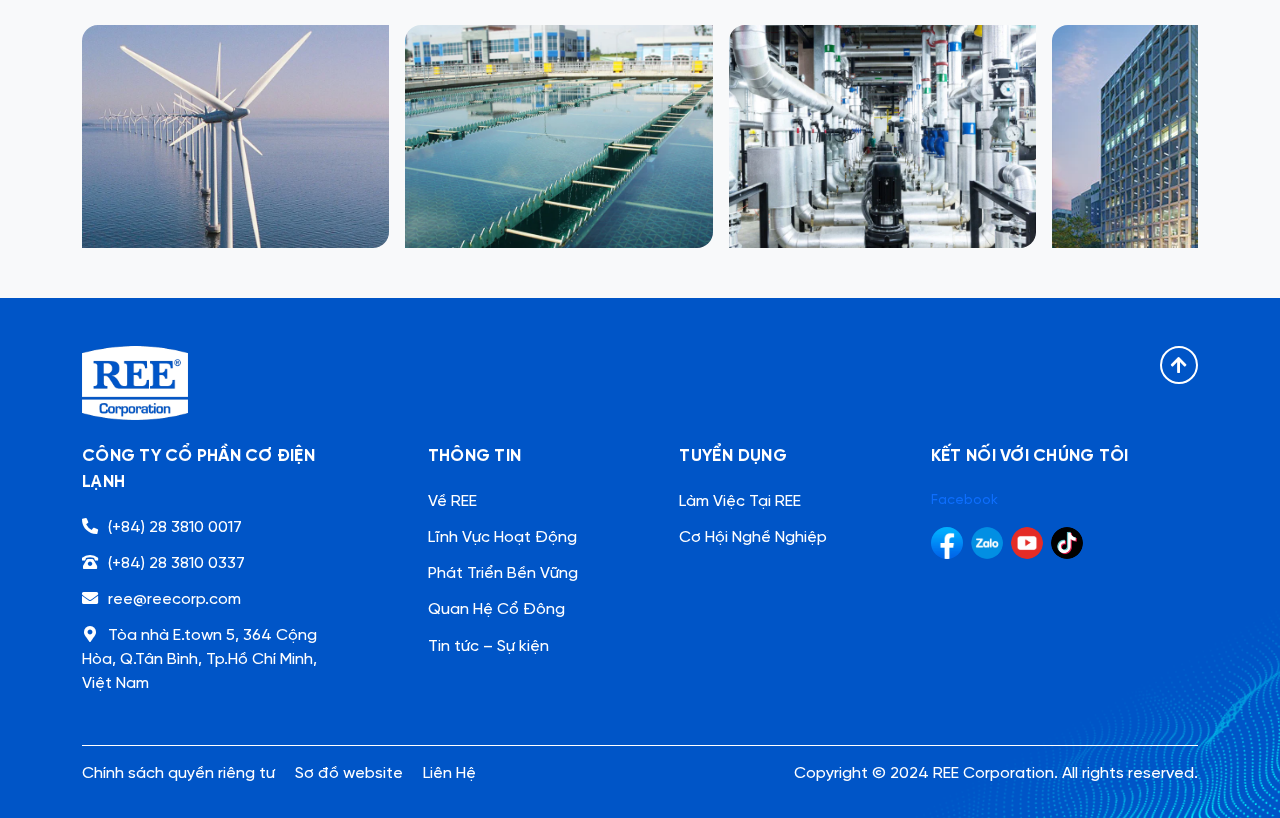
<file: chi-tiet-linh-vuc-hoat-dong.html>
<!DOCTYPE html>
<html lang="vi">
<head>
	<meta charset="UTF-8">
	<meta name="viewport"
	      content="width=device-width, user-scalable=no, initial-scale=1.0, maximum-scale=1.0, minimum-scale=1.0">

	<title>Template Default</title>
	<meta name="description" content="Template Default">
	<meta name="author" content="">

	<meta property="og:title" content="Template Default">
	<meta property="og:type" content="website">
	<meta property="og:url" content="">
	<meta property="og:description" content="Template Default">
	<meta property="og:image" content="./assets/images/logo.png">

	<link rel="preconnect" href="https://fonts.googleapis.com">
	<link rel="preconnect" href="https://fonts.gstatic.com" crossorigin>
	<link rel="preconnect" href="https://fonts.googleapis.com">
	<link rel="preconnect" href="https://fonts.gstatic.com" crossorigin>
	<link href="https://fonts.googleapis.com/css2?family=Inter:wght@100..900&display=swap" rel="stylesheet">


	<link rel="icon" href="./assets/images/favicon.png">
	<link rel="apple-touch-icon" href="./assets/images/favicon.png">
	<link rel="stylesheet" href="./assets/plugins/bootstrap/css/bootstrap.min.css">
	<link rel="stylesheet" href="./assets/plugins/swiper/swiper-bundle.min.css">
	<link rel="stylesheet" href="./assets/plugins/fancybox/fancybox.min.css">
	<link rel="stylesheet" href="./assets/fonts/fontawesome/css/all.min.css">
	<link rel="stylesheet" href="./assets/css/base.css">
	<link rel="stylesheet" href="./assets/css/style.css">
	<link rel="stylesheet" href="./assets/css/responsive.css">

	<style>
		:root {
			--primary-color: #0055C7;
			--primary-hover: #0149A9;
			--primary-rgb: 0, 85, 199;
			--secondary-color: #FDB62F;
			--secondary-hover: #eca826;
			--secondary-rgb: 253, 182, 47;
		}
	</style>
</head>
<body class="is-page">

<div id="header" class="header">
	<div class="container">
		<div class="header-inner">
			<div class="header-logo">
				<a href="" class="d-inline-block align-middle">
					<img src="./assets/images/logo.png" class="mw-100 w-auto" alt="">
				</a>
			</div>
			<div class="header-navigation" id="header-navigation">
				<ul>
					<li>
						<a href="">
							VỀ CHÚNG TÔI
						</a>
					</li>
					<li>
						<a href="">
							LĨNH VỰC HOẠT ĐỘNG <i class="far fa-angle-down"></i>
						</a>
						<ul>
							<li>
								<a href="">Năng Lượng</a>
							</li>
							<li>
								<a href="">Nước & Môi Trường</a>
							</li>
							<li>
								<a href="">Cơ Điện Lạnh</a>
							</li>
							<li>
								<a href="">Bất Động Sản</a>
							</li>
							<li>
								<a href="">Dự Án Nổi Bật</a>
							</li>
						</ul>
					</li>
					<li>
						<a href="">
							PHÁT TRIỂN BỀN VỮNG <i class="far fa-angle-down"></i>
						</a>
						<ul>
							<li>
								<a href="">Năng Lượng</a>
							</li>
							<li>
								<a href="">Nước & Môi Trường</a>
							</li>
							<li>
								<a href="">Cơ Điện Lạnh</a>
							</li>
							<li>
								<a href="">Bất Động Sản</a>
							</li>
							<li>
								<a href="">Dự Án Nổi Bật</a>
							</li>
						</ul>
					</li>
					<li>
						<a href="">
							DỰ ÁN NỔI BẬT
						</a>
					</li>
					<li>
						<a href="">
							TIN TỨC - SỰ KIỆN
						</a>
					</li>
					<li>
						<a href="">
							TUYỂN DỤNG <i class="far fa-angle-down"></i>
						</a>
						<ul>
							<li>
								<a href="">Năng Lượng</a>
							</li>
							<li>
								<a href="">Nước & Môi Trường</a>
							</li>
							<li>
								<a href="">Cơ Điện Lạnh</a>
							</li>
							<li>
								<a href="">Bất Động Sản</a>
							</li>
							<li>
								<a href="">Dự Án Nổi Bật</a>
							</li>
						</ul>
					</li>
				</ul>
				<span class="header-navigation_line" id="header-navigation_line"></span>
			</div>
			<div class="header-toolbar">
				<div class="header-language">
					<a href="" class="header-language_link">
						EN
					</a>
				</div>
				<div class="header-hamburger d-flex d-lg-none">
					<span class="hamburger-button" id="hamburger-button">
						<i></i>
						<i></i>
						<i></i>
					</span>
				</div>
			</div>
		</div>
	</div>
	<div class="header-overlay" id="header-overlay"></div>
</div>

<div id="main" class="main">
	<div class="section-breadcrumb background-cover"
	     style="background-image: url('./assets/images/bg-breadcrumb.webp')">
		<div class="breadcrumb-inner">
			<div class="container">
				<ol class="breadcrumb mb-0">
					<li class="breadcrumb-item">
						<a href="#"><i class="fas fa-home-alt me-1"></i>Trang chủ</a>
					</li>
					<li class="breadcrumb-item">
						<a href="#">Lĩnh vực hoạt động</a>
					</li>
					<li class="breadcrumb-item">
						Bất Động Sản
					</li>
				</ol>
			</div>
		</div>
	</div>
	<div class="section-gap">
		<div class="section-description">
			<div class="container">
				<div class="section-heading mb-0">
					<div class="heading-title">
						Bất Động Sản
					</div>
				</div>
			</div>
		</div>
	</div>
	<div class="section-gallery section-gap">
		<div class="container-fluid g-0">
			<div class="row g-0 align-items-center">
				<div class="col-xl-6 g-0">
					<div class="section-description position-relative zi-2">
						<div class="description-item">
							<div class="description-content">
								<div class="description-text">
									<p>
										Khuôn viên e.town Cộng Hòa với tổng diện tích hơn 3,5 ha, đã trải qua quá trình
										mở rộng
										và phát triển không ngừng kể từ khi tòa nhà e.town 1 được đưa vào vận hành năm
										2002.
										Hiện tại, REE sở hữu và quản lý 144.854 m2 diện tích cho thuê văn phòng tại khu
										vực Hồ
										Chí Minh, và sẽ tăng lên 181.652 m2 ngay khi E.town 6 được đưa vào vận hành.
									</p>
									<p>
										Khuôn viên thu hút các khách thuê đến từ nhiều lĩnh vực kinh doanh đa ngành,
										e.town
										Central đạt chứng chỉ LEED Gold, và tòa nhà E.town 6 đạt chứng chỉ LEED
										Platinum, chứng
										tỏ cam kết của REE đối với việc xây dựng và quản lý bất động sản theo hướng bền
										vững và
										thân thiện với môi trường.
									</p>
								</div>
							</div>
						</div>
					</div>
				</div>
				<div class="col-xl-6">
					<div class="slider-theme position-relative slider-gallery"
					     id="slider-gallery">
						<div class="swiper">
							<div class="swiper-wrapper">
								<div class="swiper-slide h-auto">
									<div class="service-item h-100 pseudo overflow-hidden">
										<div class="service-image">
											<div class="ratio">
												<img src="./assets/images/service/service-1.webp" class="img-fluid"
												     alt="">
											</div>
										</div>
										<a href="./assets/images/service/service-1.webp" data-fancybox="gallery-image"
										   data-index="1"
										   class="stretched-link zi-3 position-absolute h-100 w-100 top-0 start-0"></a>
									</div>
								</div>
								<div class="swiper-slide h-auto">
									<div class="service-item h-100 pseudo overflow-hidden">
										<div class="service-image">
											<div class="ratio">
												<img src="./assets/images/service/serivce-2.webp" class="img-fluid"
												     alt="">
											</div>
										</div>
										<a href="./assets/images/service/serivce-2.webp" data-fancybox="gallery-image"
										   data-index="2"
										   class="stretched-link zi-3 position-absolute h-100 w-100 top-0 start-0"></a>
									</div>
								</div>
								<div class="swiper-slide h-auto">
									<div class="service-item h-100 pseudo overflow-hidden">
										<div class="service-image">
											<div class="ratio">
												<img src="./assets/images/service/service-3.webp" class="img-fluid"
												     alt="">
											</div>
										</div>
										<a href="./assets/images/service/service-3.webp" data-fancybox="gallery-image"
										   data-index="3"
										   class="stretched-link zi-3 position-absolute h-100 w-100 top-0 start-0"></a>
									</div>
								</div>
								<div class="swiper-slide h-auto">
									<div class="service-item h-100 pseudo overflow-hidden">
										<div class="service-image">
											<div class="ratio">
												<img src="./assets/images/service/service-4.webp" class="img-fluid"
												     alt="">
											</div>
										</div>
										<a href="./assets/images/service/service-4.webp" data-fancybox="gallery-image"
										   data-index="4"
										   class="stretched-link zi-3 position-absolute h-100 w-100 top-0 start-0"></a>
									</div>
								</div>
							</div>
						</div>
					</div>
				</div>
			</div>
		</div>
	</div>
	<div class="section-counter section-counter_2 background-cover"
	     style="background-image: url('./assets/images/bg-counter.jpg')">
		<div class="counter-inner" id="handleCounter">
			<div class="container">
				<div class="row justify-content-center flex-column-reverse flex-lg-row">
					<div class="col-lg-4 align-self-end">
						<div class="counter-desc position-static">*Kết quả kinh doanh 2023</div>
					</div>
					<div class="col-lg-8 position-relative">
						<div class="row g-lg-3 g-4 justify-content-center">
							<div class="col-6">
								<div class="counter-item text-white">
									<div class="counter-item_wrapper">
										<div class="counter-item_number fw-bold handleCounterItem"
										     data-format="."
										     data-value="144854">
											0
										</div>
										<div class="counter-item_currency">
											m<sup>2</sup>
										</div>
									</div>
									<div class="counter-item_title">
										Tổng diện tích cho thuê
									</div>
								</div>
							</div>
							<div class="col-6">
								<div class="counter-item text-white">
									<div class="counter-item_wrapper">
										<div class="counter-item_number fw-bold handleCounterItem"
										     data-format=","
										     data-value="95">
											0
										</div>
										<div class="counter-item_currency">
											%
										</div>
									</div>
									<div class="counter-item_title">
										Lợi nhuận sau thuế
									</div>
								</div>
							</div>
							<div class="col-6">
								<div class="counter-item text-white">
									<div class="counter-item_wrapper">
										<div class="counter-item_number fw-bold handleCounterItem"
										     data-format="."
										     data-value="11">
											0
										</div>
										<div class="counter-item_currency">
											tòa nhà
										</div>
									</div>
									<div class="counter-item_title">
										Số tòa nhà cho thuê
									</div>
								</div>
							</div>
							<div class="col-6">
								<div class="counter-item text-white">
									<div class="counter-item_wrapper">
										<div class="counter-item_number fw-bold handleCounterItem"
										     data-format="."
										     data-value="220">
											0
										</div>
										<div class="counter-item_currency">
											Khách hàng
										</div>
									</div>
									<div class="counter-item_title">
										Số lượng khách hàng
									</div>
								</div>
							</div>
						</div>
					</div>
				</div>
			</div>
		</div>
	</div>
	<div class="section-gap">
		<div class="section-description">
			<div class="container">
				<div class="section-heading">
					<div class="heading-title">
						Quản lý và cho thuê văn phòng
					</div>
					<div class="heading-desc d-lg-flex align-items-center">
						<img src="./assets/images/description/description-6.webp" class="me-lg-5 mb-lg-0 mb-3" width="150px" alt="">
						<span>
							REE Property là nhà quản lý và vận hành 144.854 m2 tổng diện tích cho thuê của các tòa nhà
							văn phòng mang thương hiệu E.town, và các tòa nhà văn phòng thương mại khác. Chúng tôi đầu
							tư trang thiết bị hiện đại để quản lý và vận hành tòa nhà với đội ngũ nhân viên chuyên
							nghiệp, không ngừng mở rộng và nâng cao chất lượng dịch vụ nhằm hướng đến sự tiện ích cho
							các khách thuê.
						</span>
					</div>
				</div>
				<div class="description-item">
					<div class="description-image">
						<img src="./assets/images/description/description-1.webp" class="w-100 img-fluid" alt="">
					</div>
					<div class="description-content">
						<div class="description-text">
							<p>
								REE Property hiện quản lý các tòa nhà văn phòng cho thuê tọa lạc trong khuôn viên E.town
								Cộng Hòa, Quận Tân Bình, Thành phố Hồ Chí Minh, gồm: E.town 1, E.town 2, E.town 3,
								E.town 4, E.town 5, và tòa nhà E.town 6 sắp hoàn thành. Ngoài ra, còn có:
							</p>
							<ul>
								<li>Tòa nhà E.town Central: số 11 Đoàn Văn Bơ, Quận 4, Tp. Hồ Chí Minh</li>
								<li>Tòa nhà REE Tower: số 9 Đoàn Văn Bơ, Quận 4, Tp. Hồ Chí Minh</li>
								<li>Tòa nhà Bà Hom: số 61-63 Bà Hom, Quận 6, Tp. Hồ Chí Minh</li>
								<li>Tòa nhà Nguyễn Trãi: số 366 Nguyễn Trãi, Quận 5, Tp. Hồ Chí Minh</li>
								<li>Tòa nhà Maison: số 180 Pasteur, Quận 1, Tp. Hồ Chí Minh</li>
								<li>Tòa nhà IDC: số 163 Hai Bà Trưng, Quận 1, Tp. Hồ Chí Minh</li>
							</ul>
						</div>
					</div>
				</div>
				<div class="description-item">
					<div class="description-image">
						<img src="./assets/images/description/description-2.webp" class="w-100 img-fluid" alt="">
					</div>
					<div class="description-content">
						<div class="description-title">
							Phát triển bất động sản
						</div>
						<div class="description-text">
							<img src="./assets/images/description/description-6.webp" width="120px" alt="">
							<p>
								Tại REE, tính bền vững và trách nhiệm xã hội là trọng tâm trong mọi việc chúng tôi thực
								hiện. Chúng tôi tạo nên hệ sinh thái đa ngành với mục tiêu tăng trưởng doanh thu và lợi
								nhuận bền vững, đồng thời xây dựng và tạo nên tương lai vững chắc cho các thế hệ mai
								sau. Đây cũng chính là lý do giúp REE trở thành công ty hàng đầu về năng lượng tái tạo.
							</p>
							<p>
								Chúng tôi tập trung tăng trưởng kinh tế và cân bằng lợi ích của cộng đồng, xã hội và
								doanh nghiệp. Mô hình kinh doanh này đã giúp chúng tôi có cơ sở để đạt được các mục tiêu
								tăng trưởng tài chính.
							</p>
						</div>
					</div>
				</div>
			</div>
		</div>
	</div>
	<div class="section-gap section-service bg-light">
		<div class="container">
			<div class="section-heading section-heading_center">
				<div class="heading-title">
					Lĩnh Vực Hoạt Động
				</div>
			</div>
			<div class="section-decor">
				<div class="slider-theme position-relative" id="slider-activities">
					<div class="swiper">
						<div class="swiper-wrapper">
							<div class="swiper-slide h-auto">
								<div class="service-item service-item_small h-100 pseudo overflow-hidden">
									<div class="service-image">
										<div class="ratio">
											<img src="./assets/images/service/service-1.webp" class="img-fluid" alt="">
										</div>
									</div>
									<div class="service-title text-center fw-bold text-uppercase text-white position-absolute top-0 start-0 h-100 w-100 zi-2 px-3 hstack justify-content-center">
										Năng lượng
									</div>
									<a href=""
									   class="stretched-link zi-3 position-absolute h-100 w-100 top-0 start-0"></a>
								</div>
							</div>
							<div class="swiper-slide h-auto">
								<div class="service-item service-item_small h-100 pseudo overflow-hidden">
									<div class="service-image">
										<div class="ratio">
											<img src="./assets/images/service/serivce-2.webp" class="img-fluid" alt="">
										</div>
									</div>
									<div class="service-title text-center fw-bold text-uppercase text-white position-absolute top-0 start-0 h-100 w-100 zi-2 px-3 hstack justify-content-center">
										Nước & môi trường
									</div>
									<a href=""
									   class="stretched-link zi-3 position-absolute h-100 w-100 top-0 start-0"></a>
								</div>
							</div>
							<div class="swiper-slide h-auto">
								<div class="service-item service-item_small h-100 pseudo overflow-hidden">
									<div class="service-image">
										<div class="ratio">
											<img src="./assets/images/service/service-3.webp" class="img-fluid" alt="">
										</div>
									</div>
									<div class="service-title text-center fw-bold text-uppercase text-white position-absolute top-0 start-0 h-100 w-100 zi-2 px-3 hstack justify-content-center">
										Cơ điện lạnh
									</div>
									<a href=""
									   class="stretched-link zi-3 position-absolute h-100 w-100 top-0 start-0"></a>
								</div>
							</div>
							<div class="swiper-slide h-auto">
								<div class="service-item service-item_small h-100 pseudo overflow-hidden">
									<div class="service-image">
										<div class="ratio">
											<img src="./assets/images/service/service-4.webp" class="img-fluid" alt="">
										</div>
									</div>
									<div class="service-title text-center fw-bold text-uppercase text-white position-absolute top-0 start-0 h-100 w-100 zi-2 px-3 hstack justify-content-center">
										Bất động sản
									</div>
									<a href=""
									   class="stretched-link zi-3 position-absolute h-100 w-100 top-0 start-0"></a>
								</div>
							</div>
						</div>
					</div>
				</div>
				<div class="decor-bottom">
					<img src="./assets/images/spiral-flower.png" class="img-fluid" alt="">
				</div>
			</div>
		</div>
	</div>
</div>

<footer id="footer" class="footer">
	<img src="./assets/images/bg-decor-footer.png" class="img-fluid footer-decor" alt="">
	<div class="container">
		<div class="position-relative">
			<div class="footer-top">
				<div class="row g-4">
					<div class="col-12">
						<div class="footer-logo">
							<img src="./assets/images/logo-white.png" width="106" class="img-fluid" alt="">
						</div>
					</div>
					<div class="col-12">
						<div class="row g-lg-3 g-5 justify-content-between">
							<div class="col-xl-3 col-lg-3 col-12">
								<div class="footer-item">
									<div class="footer-title">
										CÔNG TY CỔ PHẦN CƠ ĐIỆN LẠNH
									</div>
									<div class="footer-list">
										<a href="" class="d-inline-block align-middle footer-list_item">
											<i class="fas fa-phone-alt"></i>
											(+84) 28 3810 0017
										</a>
										<a href="" class="d-inline-block align-middle footer-list_item">
											<i class="fas fa-phone-rotary"></i>
											(+84) 28 3810 0337
										</a>
										<a href="" class="d-inline-block align-middle footer-list_item">
											<i class="fas fa-envelope"></i>
											ree@reecorp.com
										</a>
										<a href="" class="d-inline-block align-middle footer-list_item">
											<i class="fas fa-map-marker-alt"></i>
											Tòa nhà E.town 5, 364 Cộng Hòa, Q.Tân Bình, Tp.Hồ Chí Minh, Việt Nam
										</a>
									</div>
								</div>
							</div>
							<div class="col-xl-2 col-lg-3 col-6">
								<div class="footer-item">
									<div class="footer-title">
										THÔNG TIN
									</div>
									<div class="footer-list">
										<a href="" class="d-inline-block align-middle footer-list_item">
											Về REE
										</a>
										<a href="" class="d-inline-block align-middle footer-list_item">
											Lĩnh Vực Hoạt Động
										</a>
										<a href="" class="d-inline-block align-middle footer-list_item">
											Phát Triển Bền Vững
										</a>
										<a href="" class="d-inline-block align-middle footer-list_item">
											Quan Hệ Cổ Đông
										</a>
										<a href="" class="d-inline-block align-middle footer-list_item">
											Tin tức – Sự kiện
										</a>
									</div>
								</div>
							</div>
							<div class="col-xl-2 col-lg-3 col-6">
								<div class="footer-item">
									<div class="footer-title">
										TUYỂN DỤNG
									</div>
									<div class="footer-list">
										<a href="" class="d-inline-block align-middle footer-list_item">
											Làm Việc Tại REE
										</a>
										<a href="" class="d-inline-block align-middle footer-list_item">
											Cơ Hội Nghề Nghiệp
										</a>
									</div>
								</div>
							</div>
							<div class="col-xl-3 col-lg-3 col-12">
								<div class="footer-item">
									<div class="footer-title">
										Kết nối với chúng tôi
									</div>
									<div class="footer-iframe">
										<div class="fb-page" data-href="https://www.facebook.com/nencersoftware"
										     data-tabs="timeline" data-width="" data-height="130"
										     data-small-header="false"
										     data-adapt-container-width="true" data-hide-cover="false"
										     data-show-facepile="true">
											<blockquote cite="https://www.facebook.com/nencersoftware"
											            class="fb-xfbml-parse-ignore"><a
													href="https://www.facebook.com/nencersoftware">Facebook</a>
											</blockquote>
										</div>
									</div>
									<div class="footer-social">
										<a href="" class="footer-social_item">
											<img src="./assets/images/social/facebook.png"
											     class="rounded-circle img-fluid"
											     alt="">
										</a>
										<a href="" class="footer-social_item">
											<img src="./assets/images/social/zalo.png" class="rounded-circle img-fluid"
											     alt="">
										</a>
										<a href="" class="footer-social_item">
											<img src="./assets/images/social/youtube.png"
											     class="rounded-circle img-fluid"
											     alt="">
										</a>
										<a href="" class="footer-social_item">
											<img src="./assets/images/social/tiktok.png"
											     class="rounded-circle img-fluid"
											     alt="">
										</a>
									</div>
								</div>
							</div>
						</div>
					</div>
				</div>
			</div>
			<div class="footer-bottom">
				<div class="row g-3">
					<div class="col-lg-6">
						<div class="footer-navigation">
							<a href="" class="footer-navigation_item d-inline-block align-middle">
								Chính sách quyền riêng tư
							</a>
							<a href="" class="footer-navigation_item d-inline-block align-middle">
								Sơ đồ website
							</a>
							<a href="" class="footer-navigation_item d-inline-block align-middle">
								Liên Hệ
							</a>
						</div>
					</div>
					<div class="col-lg-6 text-lg-end text-center text-white">
						Copyright © 2024 REE Corporation. All rights reserved.
					</div>
				</div>
			</div>
			<div class="footer-scroll">
				<button type="button" class="button-scroll" id="scrollTop">
					<i class="fas fa-arrow-up"></i>
				</button>
			</div>
		</div>
	</div>
</footer>

<script type="text/javascript" src="./assets/plugins/jquery.min.js"></script>
<script type="text/javascript"
        src="./assets/plugins/bootstrap/js/bootstrap.bundle.min.js"></script>
<script type="text/javascript" src="./assets/plugins/swiper/swiper-bundle.min.js"></script>
<script type="text/javascript" src="./assets/plugins/fancybox/fancybox.min.js"></script>
<script type="text/javascript" src="./assets/js/app.js"></script>

<div id="fb-root"></div>
<script async defer crossorigin="anonymous" src="https://connect.facebook.net/vi_VN/sdk.js#xfbml=1&version=v19.0"
        nonce="eZ84RqM9"></script>
</body>
</html>
</file>
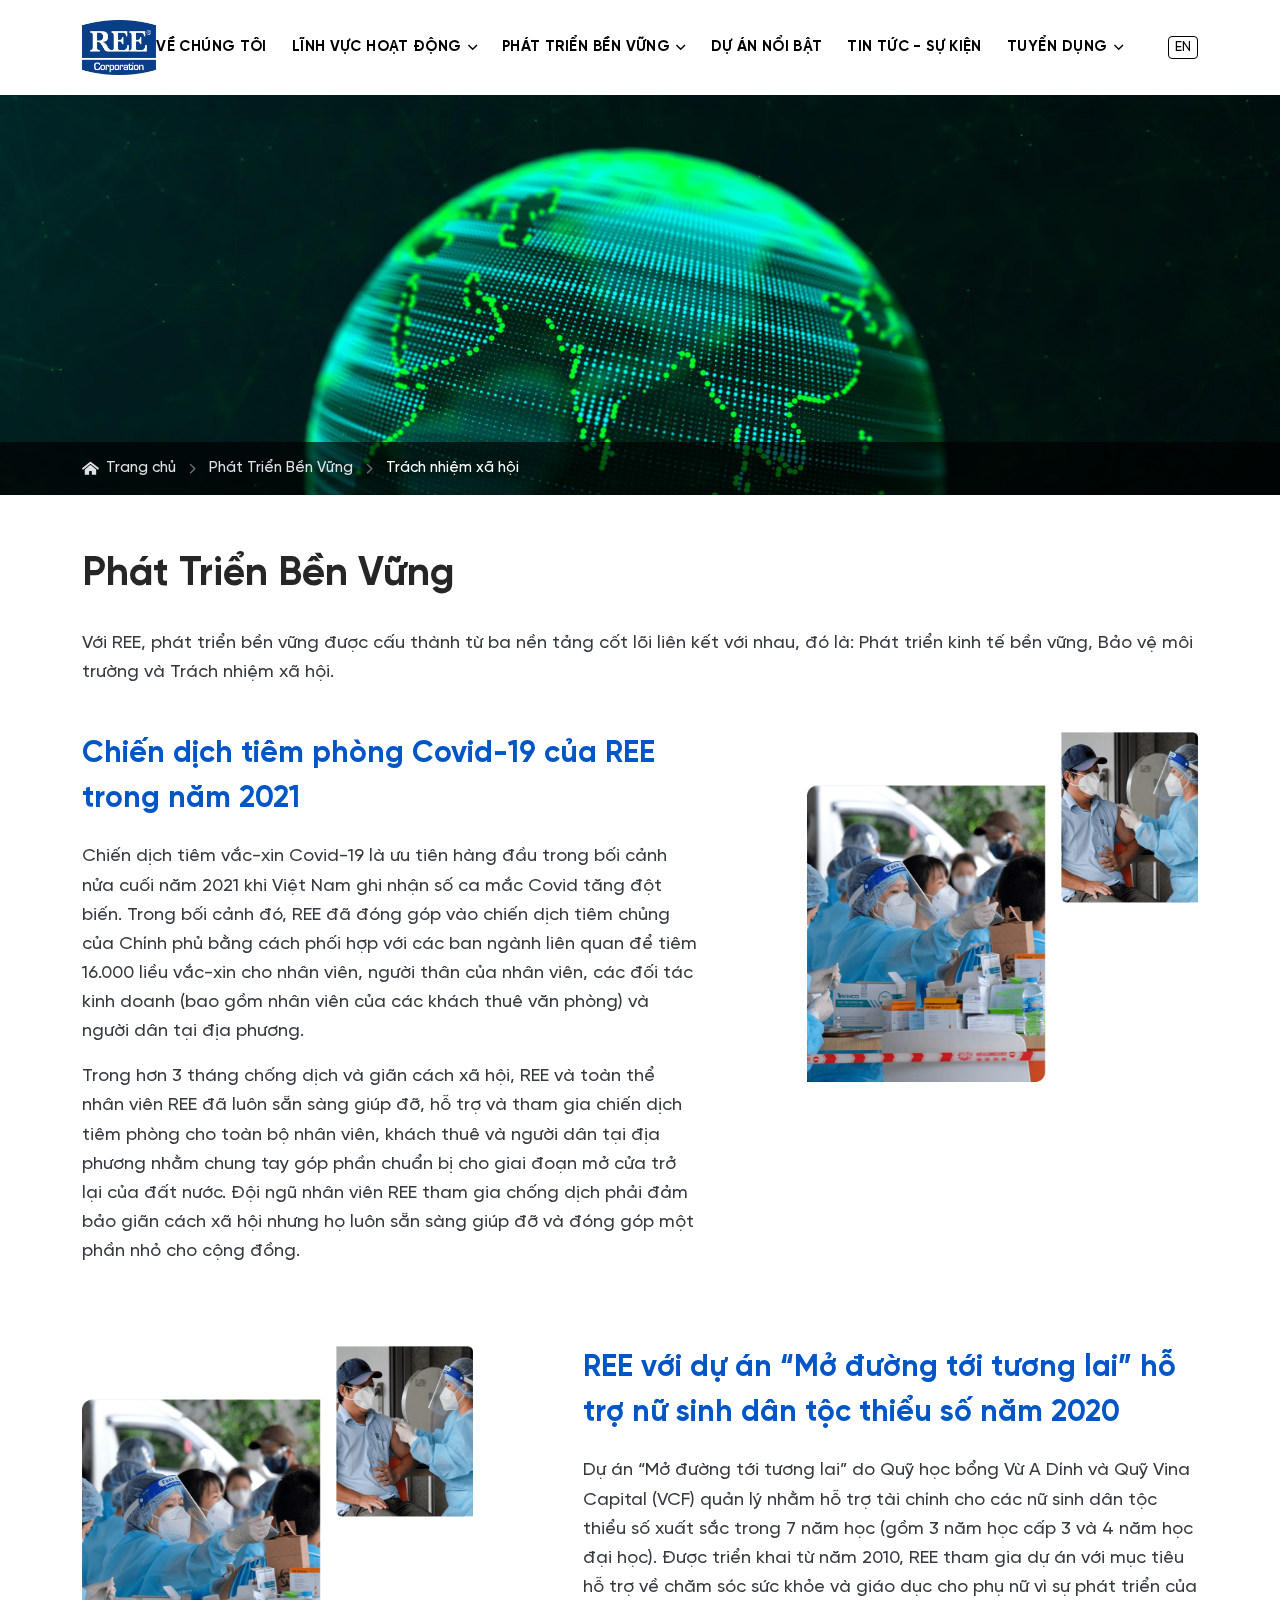
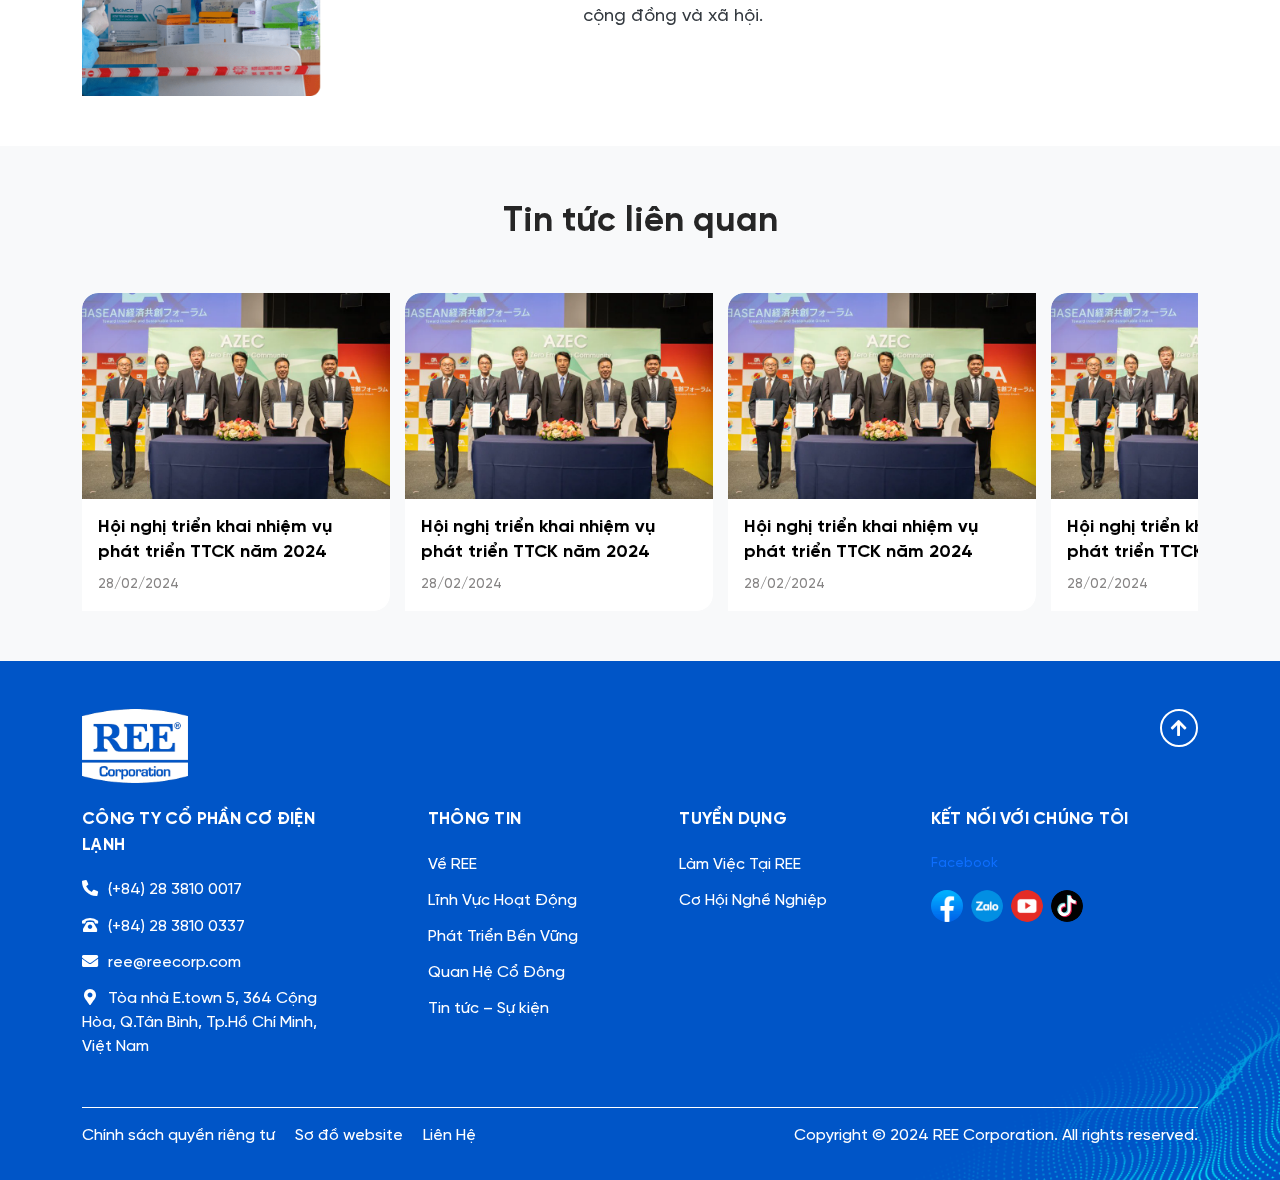
<file: chi-tiet-phat-trien-ben-vung.html>
<!DOCTYPE html>
<html lang="vi">
<head>
    <meta charset="UTF-8">
    <meta name="viewport"
          content="width=device-width, user-scalable=no, initial-scale=1.0, maximum-scale=1.0, minimum-scale=1.0">

    <title>Template Default</title>
    <meta name="description" content="Template Default">
    <meta name="author" content="">

    <meta property="og:title" content="Template Default">
    <meta property="og:type" content="website">
    <meta property="og:url" content="">
    <meta property="og:description" content="Template Default">
    <meta property="og:image" content="./assets/images/logo.png">

    <link rel="preconnect" href="https://fonts.googleapis.com">
    <link rel="preconnect" href="https://fonts.gstatic.com" crossorigin>
    <link rel="preconnect" href="https://fonts.googleapis.com">
    <link rel="preconnect" href="https://fonts.gstatic.com" crossorigin>
    <link href="https://fonts.googleapis.com/css2?family=Inter:wght@100..900&display=swap" rel="stylesheet">


    <link rel="icon" href="./assets/images/favicon.png">
    <link rel="apple-touch-icon" href="./assets/images/favicon.png">
    <link rel="stylesheet" href="./assets/plugins/bootstrap/css/bootstrap.min.css">
    <link rel="stylesheet" href="./assets/plugins/swiper/swiper-bundle.min.css">
    <link rel="stylesheet" href="./assets/plugins/fancybox/fancybox.min.css">
    <link rel="stylesheet" href="./assets/fonts/fontawesome/css/all.min.css">
    <link rel="stylesheet" href="./assets/css/base.css">
    <link rel="stylesheet" href="./assets/css/style.css">
    <link rel="stylesheet" href="./assets/css/responsive.css">

    <style>
        :root {
            --primary-color: #0055C7;
            --primary-hover: #0149A9;
            --primary-rgb: 0, 85, 199;
            --secondary-color: #FDB62F;
            --secondary-hover: #eca826;
            --secondary-rgb: 253, 182, 47;
        }
    </style>
</head>
<body class="is-page">

<div id="header" class="header">
    <div class="container">
        <div class="header-inner">
            <div class="header-logo">
                <a href="" class="d-inline-block align-middle">
                    <img src="./assets/images/logo.png" class="mw-100 w-auto" alt="">
                </a>
            </div>
            <div class="header-navigation" id="header-navigation">
                <ul>
                    <li>
                        <a href="">
                            VỀ CHÚNG TÔI
                        </a>
                    </li>
                    <li>
                        <a href="">
                            LĨNH VỰC HOẠT ĐỘNG <i class="far fa-angle-down"></i>
                        </a>
                        <ul>
                            <li>
                                <a href="">Năng Lượng</a>
                            </li>
                            <li>
                                <a href="">Nước & Môi Trường</a>
                            </li>
                            <li>
                                <a href="">Cơ Điện Lạnh</a>
                            </li>
                            <li>
                                <a href="">Bất Động Sản</a>
                            </li>
                            <li>
                                <a href="">Dự Án Nổi Bật</a>
                            </li>
                        </ul>
                    </li>
                    <li>
                        <a href="">
                            PHÁT TRIỂN BỀN VỮNG <i class="far fa-angle-down"></i>
                        </a>
                        <ul>
                            <li>
                                <a href="">Năng Lượng</a>
                            </li>
                            <li>
                                <a href="">Nước & Môi Trường</a>
                            </li>
                            <li>
                                <a href="">Cơ Điện Lạnh</a>
                            </li>
                            <li>
                                <a href="">Bất Động Sản</a>
                            </li>
                            <li>
                                <a href="">Dự Án Nổi Bật</a>
                            </li>
                        </ul>
                    </li>
                    <li>
                        <a href="">
                            DỰ ÁN NỔI BẬT
                        </a>
                    </li>
                    <li>
                        <a href="">
                            TIN TỨC - SỰ KIỆN
                        </a>
                    </li>
                    <li>
                        <a href="">
                            TUYỂN DỤNG <i class="far fa-angle-down"></i>
                        </a>
                        <ul>
                            <li>
                                <a href="">Năng Lượng</a>
                            </li>
                            <li>
                                <a href="">Nước & Môi Trường</a>
                            </li>
                            <li>
                                <a href="">Cơ Điện Lạnh</a>
                            </li>
                            <li>
                                <a href="">Bất Động Sản</a>
                            </li>
                            <li>
                                <a href="">Dự Án Nổi Bật</a>
                            </li>
                        </ul>
                    </li>
                </ul>
                <span class="header-navigation_line" id="header-navigation_line"></span>
            </div>
            <div class="header-toolbar">
                <div class="header-language">
                    <a href="" class="header-language_link">
                        EN
                    </a>
                </div>
                <div class="header-hamburger d-flex d-lg-none">
                    <span class="hamburger-button" id="hamburger-button">
                        <i></i>
                        <i></i>
                        <i></i>
                    </span>
                </div>
            </div>
        </div>
    </div>
    <div class="header-overlay" id="header-overlay"></div>
</div>


<div id="main" class="main">
    <div class="section-breadcrumb background-cover"
         style="background-image: url('./assets/images/bg-breadcrumb.webp')">
        <div class="breadcrumb-inner">
            <div class="container">
                <ol class="breadcrumb mb-0">
                    <li class="breadcrumb-item">
                        <a href="#"><i class="fas fa-home-alt me-1"></i>Trang chủ</a>
                    </li>
                    <li class="breadcrumb-item">
                        <a href="#">Phát Triển Bền Vững </a>
                    </li>
                    <li class="breadcrumb-item">
                        Trách nhiệm xã hội
                    </li>
                </ol>
            </div>
        </div>
    </div>
    <div class="section-gap">
        <div class="section-description section-description_2">
            <div class="container">
                <div class="section-heading">
                    <div class="heading-title">
                        Phát Triển Bền Vững
                    </div>
                    <div class="heading-desc">
                        Với REE, phát triển bền vững được cấu thành từ ba nền tảng cốt lõi liên kết với nhau, đó là:
                        Phát triển kinh tế bền vững, Bảo vệ môi trường và Trách nhiệm xã hội.
                    </div>
                </div>
                <div class="description-item">
                    <div class="description-image">
                        <img src="./assets/images/description/description-4.webp" class="w-100 img-fluid" alt="">
                    </div>
                    <div class="description-content">
                        <div class="description-title">
                            Chiến dịch tiêm phòng Covid-19 của REE trong năm 2021
                        </div>
                        <div class="description-text">
                            <p>
                                Chiến dịch tiêm vắc-xin Covid-19 là ưu tiên hàng đầu trong bối cảnh nửa cuối năm 2021 khi Việt Nam ghi nhận số ca mắc Covid tăng đột biến. Trong bối cảnh đó, REE đã đóng góp vào chiến dịch tiêm chủng của Chính phủ bằng cách phối hợp với các ban ngành liên quan để tiêm 16.000 liều vắc-xin cho nhân viên, người thân của nhân viên, các đối tác kinh doanh (bao gồm nhân viên của các khách thuê văn phòng) và người dân tại địa phương.
                            </p>
                            <p>
                                Trong hơn 3 tháng chống dịch và giãn cách xã hội, REE và toàn thể nhân viên REE đã luôn sẵn sàng giúp đỡ, hỗ trợ và tham gia chiến dịch tiêm phòng cho toàn bộ nhân viên, khách thuê và người dân tại địa phương nhằm chung tay góp phần chuẩn bị cho giai đoạn mở cửa trở lại của đất nước. Đội ngũ nhân viên REE tham gia chống dịch phải đảm bảo giãn cách xã hội nhưng họ luôn sẵn sàng giúp đỡ và đóng góp một phần nhỏ cho cộng đồng.
                            </p>
                        </div>
                    </div>
                </div>
                <div class="description-item">
                    <div class="description-image">
                        <img src="./assets/images/description/description-4.webp" class="w-100 img-fluid" alt="">
                    </div>
                    <div class="description-content">
                        <div class="description-title">
                            REE với dự án “Mở đường tới tương lai” hỗ trợ nữ sinh dân tộc thiểu số năm 2020
                        </div>
                        <div class="description-text">
                            <p>
                                Dự án “Mở đường tới tương lai” do Quỹ học bổng Vừ A Dính và Quỹ Vina Capital (VCF) quản lý nhằm hỗ trợ tài chính cho các nữ sinh dân tộc thiểu số xuất sắc trong 7 năm học (gồm 3 năm học cấp 3 và 4 năm học đại học). Được triển khai từ năm 2010, REE tham gia dự án với mục tiêu hỗ trợ về chăm sóc sức khỏe và giáo dục cho phụ nữ vì sự phát triển của cộng đồng và xã hội.
                            </p>
                        </div>
                    </div>
                </div>
            </div>
        </div>
    </div>
    <div class="page-category section-gap bg-light">
        <div class="container">
            <div class="section-heading section-heading_small section-heading_center">
                <div class="heading-title">
                    Tin tức liên quan
                </div>
            </div>
            <div class="slider-theme slider-article position-relative" id="slider-articleRelated">
                <div class="swiper">
                    <div class="swiper-wrapper">
                        <div class="swiper-slide h-auto">
                            <div class="article-card card border-0 bg-white">
                                <div class="card-image">
                                    <img src="./assets/images/article/articel-2.webp" class="img-fluid w-100" alt="">
                                </div>
                                <div class="card-body">
                                    <div class="card-title limit">
                                        Hội nghị triển khai nhiệm vụ phát triển TTCK năm 2024
                                    </div>
                                    <div class="card-time">
                                        28/02/2024
                                    </div>
                                </div>
                                <a href="" class="stretched-link"></a>
                            </div>
                        </div>
                        <div class="swiper-slide h-auto">
                            <div class="article-card card border-0 bg-white">
                                <div class="card-image">
                                    <img src="./assets/images/article/articel-2.webp" class="img-fluid w-100" alt="">
                                </div>
                                <div class="card-body">
                                    <div class="card-title limit">
                                        Hội nghị triển khai nhiệm vụ phát triển TTCK năm 2024
                                    </div>
                                    <div class="card-time">
                                        28/02/2024
                                    </div>
                                </div>
                                <a href="" class="stretched-link"></a>
                            </div>
                        </div>
                        <div class="swiper-slide h-auto">
                            <div class="article-card card border-0 bg-white">
                                <div class="card-image">
                                    <img src="./assets/images/article/articel-2.webp" class="img-fluid w-100" alt="">
                                </div>
                                <div class="card-body">
                                    <div class="card-title limit">
                                        Hội nghị triển khai nhiệm vụ phát triển TTCK năm 2024
                                    </div>
                                    <div class="card-time">
                                        28/02/2024
                                    </div>
                                </div>
                                <a href="" class="stretched-link"></a>
                            </div>
                        </div>
                        <div class="swiper-slide h-auto">
                            <div class="article-card card border-0 bg-white">
                                <div class="card-image">
                                    <img src="./assets/images/article/articel-2.webp" class="img-fluid w-100" alt="">
                                </div>
                                <div class="card-body">
                                    <div class="card-title limit">
                                        Hội nghị triển khai nhiệm vụ phát triển TTCK năm 2024
                                    </div>
                                    <div class="card-time">
                                        28/02/2024
                                    </div>
                                </div>
                                <a href="" class="stretched-link"></a>
                            </div>
                        </div>
                        <div class="swiper-slide h-auto">
                            <div class="article-card card border-0 bg-white">
                                <div class="card-image">
                                    <img src="./assets/images/article/articel-2.webp" class="img-fluid w-100" alt="">
                                </div>
                                <div class="card-body">
                                    <div class="card-title limit">
                                        Hội nghị triển khai nhiệm vụ phát triển TTCK năm 2024
                                    </div>
                                    <div class="card-time">
                                        28/02/2024
                                    </div>
                                </div>
                                <a href="" class="stretched-link"></a>
                            </div>
                        </div>
                        <div class="swiper-slide h-auto">
                            <div class="article-card card border-0 bg-white">
                                <div class="card-image">
                                    <img src="./assets/images/article/articel-2.webp" class="img-fluid w-100" alt="">
                                </div>
                                <div class="card-body">
                                    <div class="card-title limit">
                                        Hội nghị triển khai nhiệm vụ phát triển TTCK năm 2024
                                    </div>
                                    <div class="card-time">
                                        28/02/2024
                                    </div>
                                </div>
                                <a href="" class="stretched-link"></a>
                            </div>
                        </div>
                        <div class="swiper-slide h-auto">
                            <div class="article-card card border-0 bg-white">
                                <div class="card-image">
                                    <img src="./assets/images/article/articel-2.webp" class="img-fluid w-100" alt="">
                                </div>
                                <div class="card-body">
                                    <div class="card-title limit">
                                        Hội nghị triển khai nhiệm vụ phát triển TTCK năm 2024
                                    </div>
                                    <div class="card-time">
                                        28/02/2024
                                    </div>
                                </div>
                                <a href="" class="stretched-link"></a>
                            </div>
                        </div>
                    </div>
                </div>
                <div class='slider-navigation'>
                    <div class='slider-navigation_button slider-navigation_prev'>
                        <i class='fal fa-chevron-left'></i>
                    </div>
                    <div class='slider-navigation_button slider-navigation_next'>
                        <i class='fal fa-chevron-right'></i>
                    </div>
                </div>
            </div>
        </div>
    </div>
</div>

<footer id="footer" class="footer">
    <img src="./assets/images/bg-decor-footer.png" class="img-fluid footer-decor" alt="">
    <div class="container">
        <div class="position-relative">
            <div class="footer-top">
                <div class="row g-4">
                    <div class="col-12">
                        <div class="footer-logo">
                            <img src="./assets/images/logo-white.png" width="106" class="img-fluid" alt="">
                        </div>
                    </div>
                    <div class="col-12">
                        <div class="row g-lg-3 g-5 justify-content-between">
                            <div class="col-xl-3 col-lg-3 col-12">
                                <div class="footer-item">
                                    <div class="footer-title">
                                        CÔNG TY CỔ PHẦN CƠ ĐIỆN LẠNH
                                    </div>
                                    <div class="footer-list">
                                        <a href="" class="d-inline-block align-middle footer-list_item">
                                            <i class="fas fa-phone-alt"></i>
                                            (+84) 28 3810 0017
                                        </a>
                                        <a href="" class="d-inline-block align-middle footer-list_item">
                                            <i class="fas fa-phone-rotary"></i>
                                            (+84) 28 3810 0337
                                        </a>
                                        <a href="" class="d-inline-block align-middle footer-list_item">
                                            <i class="fas fa-envelope"></i>
                                            ree@reecorp.com
                                        </a>
                                        <a href="" class="d-inline-block align-middle footer-list_item">
                                            <i class="fas fa-map-marker-alt"></i>
                                            Tòa nhà E.town 5, 364 Cộng Hòa, Q.Tân Bình, Tp.Hồ Chí Minh, Việt Nam
                                        </a>
                                    </div>
                                </div>
                            </div>
                            <div class="col-xl-2 col-lg-3 col-6">
                                <div class="footer-item">
                                    <div class="footer-title">
                                        THÔNG TIN
                                    </div>
                                    <div class="footer-list">
                                        <a href="" class="d-inline-block align-middle footer-list_item">
                                            Về REE
                                        </a>
                                        <a href="" class="d-inline-block align-middle footer-list_item">
                                            Lĩnh Vực Hoạt Động
                                        </a>
                                        <a href="" class="d-inline-block align-middle footer-list_item">
                                            Phát Triển Bền Vững
                                        </a>
                                        <a href="" class="d-inline-block align-middle footer-list_item">
                                            Quan Hệ Cổ Đông
                                        </a>
                                        <a href="" class="d-inline-block align-middle footer-list_item">
                                            Tin tức – Sự kiện
                                        </a>
                                    </div>
                                </div>
                            </div>
                            <div class="col-xl-2 col-lg-3 col-6">
                                <div class="footer-item">
                                    <div class="footer-title">
                                        TUYỂN DỤNG
                                    </div>
                                    <div class="footer-list">
                                        <a href="" class="d-inline-block align-middle footer-list_item">
                                            Làm Việc Tại REE
                                        </a>
                                        <a href="" class="d-inline-block align-middle footer-list_item">
                                            Cơ Hội Nghề Nghiệp
                                        </a>
                                    </div>
                                </div>
                            </div>
                            <div class="col-xl-3 col-lg-3 col-12">
                                <div class="footer-item">
                                    <div class="footer-title">
                                        Kết nối với chúng tôi
                                    </div>
                                    <div class="footer-iframe">
                                        <div class="fb-page" data-href="https://www.facebook.com/nencersoftware"
                                             data-tabs="timeline" data-width="" data-height="130"
                                             data-small-header="false"
                                             data-adapt-container-width="true" data-hide-cover="false"
                                             data-show-facepile="true">
                                            <blockquote cite="https://www.facebook.com/nencersoftware"
                                                        class="fb-xfbml-parse-ignore"><a
                                                    href="https://www.facebook.com/nencersoftware">Facebook</a>
                                            </blockquote>
                                        </div>
                                    </div>
                                    <div class="footer-social">
                                        <a href="" class="footer-social_item">
                                            <img src="./assets/images/social/facebook.png"
                                                 class="rounded-circle img-fluid"
                                                 alt="">
                                        </a>
                                        <a href="" class="footer-social_item">
                                            <img src="./assets/images/social/zalo.png" class="rounded-circle img-fluid"
                                                 alt="">
                                        </a>
                                        <a href="" class="footer-social_item">
                                            <img src="./assets/images/social/youtube.png"
                                                 class="rounded-circle img-fluid"
                                                 alt="">
                                        </a>
                                        <a href="" class="footer-social_item">
                                            <img src="./assets/images/social/tiktok.png"
                                                 class="rounded-circle img-fluid"
                                                 alt="">
                                        </a>
                                    </div>
                                </div>
                            </div>
                        </div>
                    </div>
                </div>
            </div>
            <div class="footer-bottom">
                <div class="row g-3">
                    <div class="col-lg-6">
                        <div class="footer-navigation">
                            <a href="" class="footer-navigation_item d-inline-block align-middle">
                                Chính sách quyền riêng tư
                            </a>
                            <a href="" class="footer-navigation_item d-inline-block align-middle">
                                Sơ đồ website
                            </a>
                            <a href="" class="footer-navigation_item d-inline-block align-middle">
                                Liên Hệ
                            </a>
                        </div>
                    </div>
                    <div class="col-lg-6 text-lg-end text-center text-white">
                        Copyright © 2024 REE Corporation. All rights reserved.
                    </div>
                </div>
            </div>
            <div class="footer-scroll">
                <button type="button" class="button-scroll" id="scrollTop">
                    <i class="fas fa-arrow-up"></i>
                </button>
            </div>
        </div>
    </div>
</footer>

<script type="text/javascript" src="./assets/plugins/jquery.min.js"></script>
<script type="text/javascript"
        src="./assets/plugins/bootstrap/js/bootstrap.bundle.min.js"></script>
<script type="text/javascript" src="./assets/plugins/swiper/swiper-bundle.min.js"></script>
<script type="text/javascript" src="./assets/plugins/fancybox/fancybox.min.js"></script>
<script type="text/javascript" src="./assets/js/app.js"></script>

<div id="fb-root"></div>
<script async defer crossorigin="anonymous" src="https://connect.facebook.net/vi_VN/sdk.js#xfbml=1&version=v19.0"
        nonce="eZ84RqM9"></script>
</body>
</html>
</file>
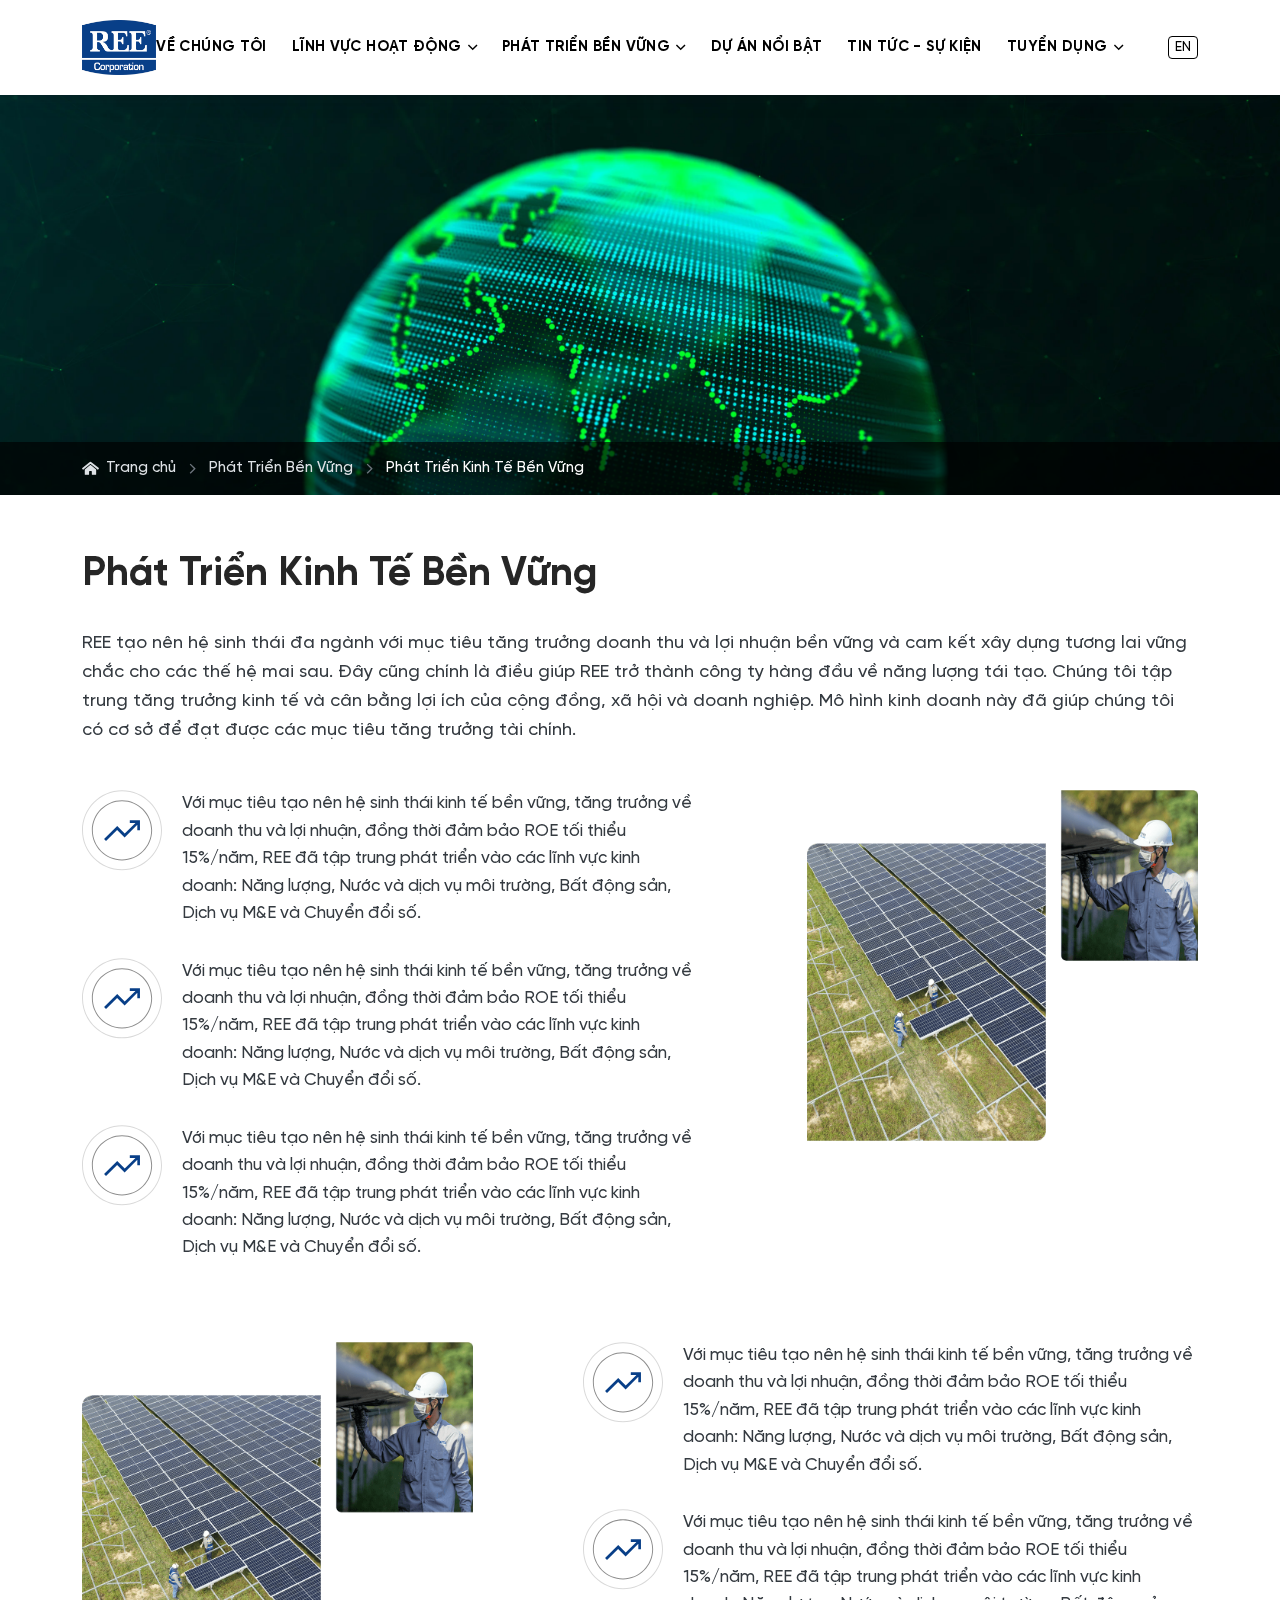
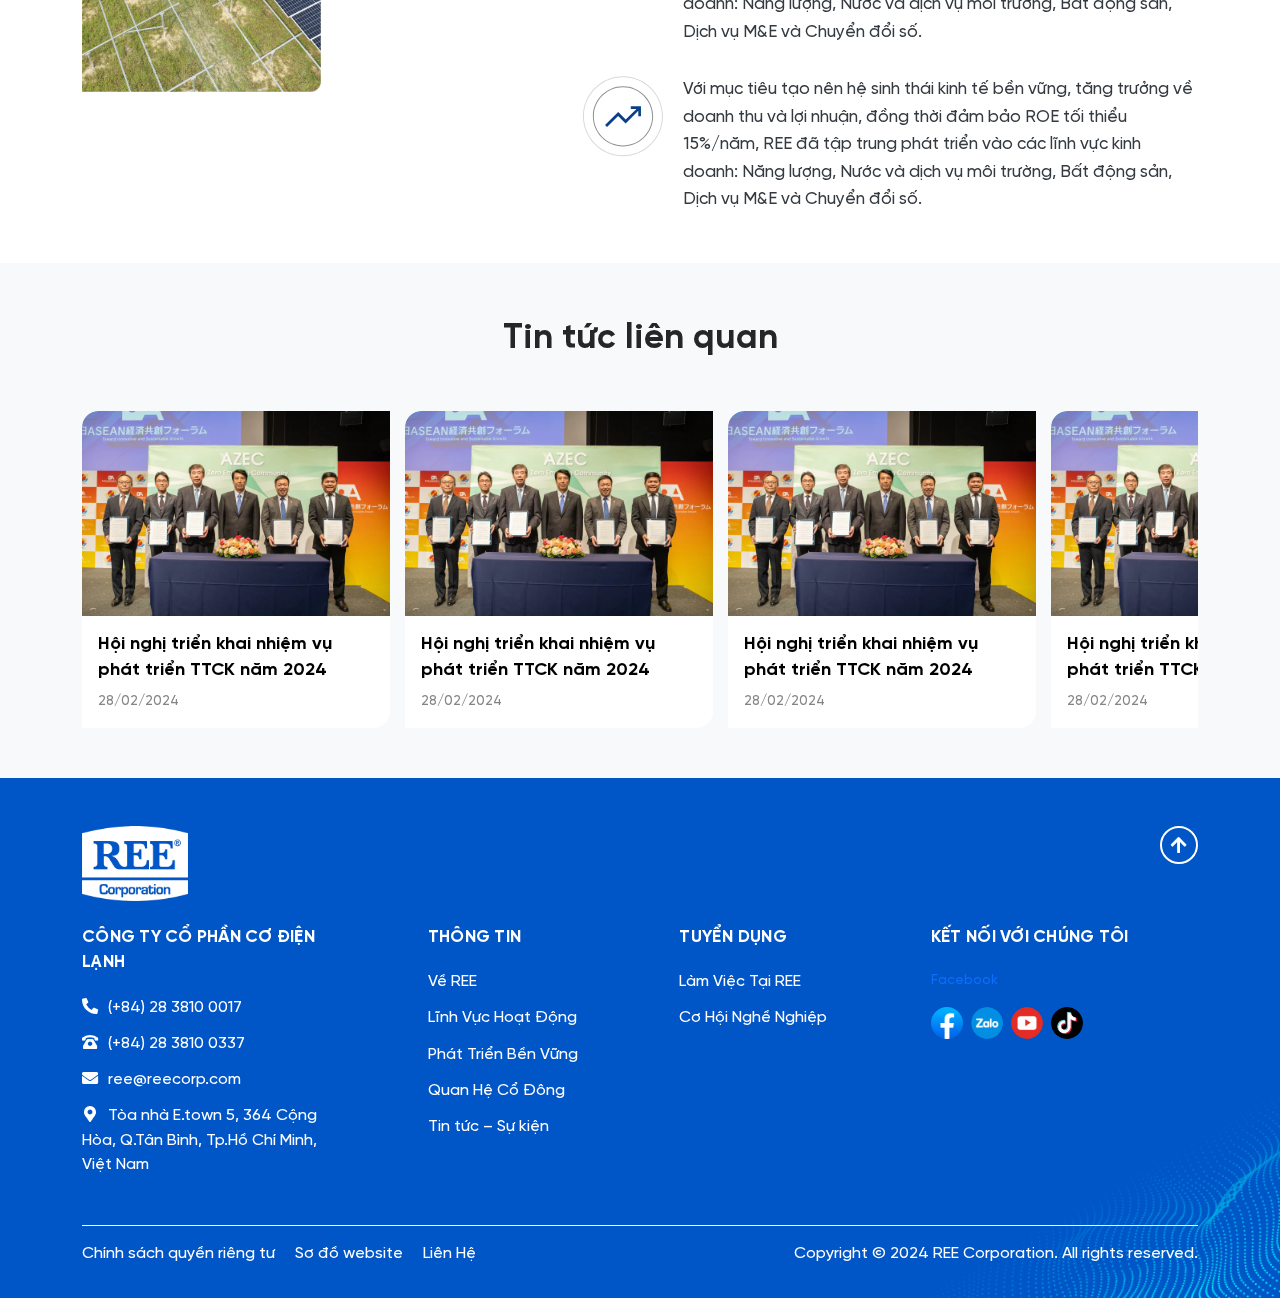
<file: chi-tiet-phat-trien-ben-vung_2.html>
<!DOCTYPE html>
<html lang="vi">
<head>
    <meta charset="UTF-8">
    <meta name="viewport"
          content="width=device-width, user-scalable=no, initial-scale=1.0, maximum-scale=1.0, minimum-scale=1.0">

    <title>Template Default</title>
    <meta name="description" content="Template Default">
    <meta name="author" content="">

    <meta property="og:title" content="Template Default">
    <meta property="og:type" content="website">
    <meta property="og:url" content="">
    <meta property="og:description" content="Template Default">
    <meta property="og:image" content="./assets/images/logo.png">

    <link rel="preconnect" href="https://fonts.googleapis.com">
    <link rel="preconnect" href="https://fonts.gstatic.com" crossorigin>
    <link rel="preconnect" href="https://fonts.googleapis.com">
    <link rel="preconnect" href="https://fonts.gstatic.com" crossorigin>
    <link href="https://fonts.googleapis.com/css2?family=Inter:wght@100..900&display=swap" rel="stylesheet">


    <link rel="icon" href="./assets/images/favicon.png">
    <link rel="apple-touch-icon" href="./assets/images/favicon.png">
    <link rel="stylesheet" href="./assets/plugins/bootstrap/css/bootstrap.min.css">
    <link rel="stylesheet" href="./assets/plugins/swiper/swiper-bundle.min.css">
    <link rel="stylesheet" href="./assets/plugins/fancybox/fancybox.min.css">
    <link rel="stylesheet" href="./assets/fonts/fontawesome/css/all.min.css">
    <link rel="stylesheet" href="./assets/css/base.css">
    <link rel="stylesheet" href="./assets/css/style.css">
    <link rel="stylesheet" href="./assets/css/responsive.css">

    <style>
        :root {
            --primary-color: #0055C7;
            --primary-hover: #0149A9;
            --primary-rgb: 0, 85, 199;
            --secondary-color: #FDB62F;
            --secondary-hover: #eca826;
            --secondary-rgb: 253, 182, 47;
        }
    </style>
</head>
<body class="is-page">

<div id="header" class="header">
    <div class="container">
        <div class="header-inner">
            <div class="header-logo">
                <a href="" class="d-inline-block align-middle">
                    <img src="./assets/images/logo.png" class="mw-100 w-auto" alt="">
                </a>
            </div>
            <div class="header-navigation" id="header-navigation">
                <ul>
                    <li>
                        <a href="">
                            VỀ CHÚNG TÔI
                        </a>
                    </li>
                    <li>
                        <a href="">
                            LĨNH VỰC HOẠT ĐỘNG <i class="far fa-angle-down"></i>
                        </a>
                        <ul>
                            <li>
                                <a href="">Năng Lượng</a>
                            </li>
                            <li>
                                <a href="">Nước & Môi Trường</a>
                            </li>
                            <li>
                                <a href="">Cơ Điện Lạnh</a>
                            </li>
                            <li>
                                <a href="">Bất Động Sản</a>
                            </li>
                            <li>
                                <a href="">Dự Án Nổi Bật</a>
                            </li>
                        </ul>
                    </li>
                    <li>
                        <a href="">
                            PHÁT TRIỂN BỀN VỮNG <i class="far fa-angle-down"></i>
                        </a>
                        <ul>
                            <li>
                                <a href="">Năng Lượng</a>
                            </li>
                            <li>
                                <a href="">Nước & Môi Trường</a>
                            </li>
                            <li>
                                <a href="">Cơ Điện Lạnh</a>
                            </li>
                            <li>
                                <a href="">Bất Động Sản</a>
                            </li>
                            <li>
                                <a href="">Dự Án Nổi Bật</a>
                            </li>
                        </ul>
                    </li>
                    <li>
                        <a href="">
                            DỰ ÁN NỔI BẬT
                        </a>
                    </li>
                    <li>
                        <a href="">
                            TIN TỨC - SỰ KIỆN
                        </a>
                    </li>
                    <li>
                        <a href="">
                            TUYỂN DỤNG <i class="far fa-angle-down"></i>
                        </a>
                        <ul>
                            <li>
                                <a href="">Năng Lượng</a>
                            </li>
                            <li>
                                <a href="">Nước & Môi Trường</a>
                            </li>
                            <li>
                                <a href="">Cơ Điện Lạnh</a>
                            </li>
                            <li>
                                <a href="">Bất Động Sản</a>
                            </li>
                            <li>
                                <a href="">Dự Án Nổi Bật</a>
                            </li>
                        </ul>
                    </li>
                </ul>
                <span class="header-navigation_line" id="header-navigation_line"></span>
            </div>
            <div class="header-toolbar">
                <div class="header-language">
                    <a href="" class="header-language_link">
                        EN
                    </a>
                </div>
                <div class="header-hamburger d-flex d-lg-none">
                    <span class="hamburger-button" id="hamburger-button">
                        <i></i>
                        <i></i>
                        <i></i>
                    </span>
                </div>
            </div>
        </div>
    </div>
    <div class="header-overlay" id="header-overlay"></div>
</div>


<div id="main" class="main">
    <div class="section-breadcrumb background-cover"
         style="background-image: url('./assets/images/bg-breadcrumb.webp')">
        <div class="breadcrumb-inner">
            <div class="container">
                <ol class="breadcrumb mb-0">
                    <li class="breadcrumb-item">
                        <a href="#"><i class="fas fa-home-alt me-1"></i>Trang chủ</a>
                    </li>
                    <li class="breadcrumb-item">
                        <a href="#">Phát Triển Bền Vững </a>
                    </li>
                    <li class="breadcrumb-item">
                        Phát Triển Kinh Tế Bền Vững
                    </li>
                </ol>
            </div>
        </div>
    </div>
    <div class="section-gap">
        <div class="section-description section-description_2">
            <div class="container">
                <div class="section-heading">
                    <div class="heading-title">
                        Phát Triển Kinh Tế Bền Vững
                    </div>
                    <div class="heading-desc">
                        REE tạo nên hệ sinh thái đa ngành với mục tiêu tăng trưởng doanh thu và lợi nhuận bền vững và
                        cam kết xây dựng tương lai vững chắc cho các thế hệ mai sau. Đây cũng chính là điều giúp REE trở
                        thành công ty hàng đầu về năng lượng tái tạo. Chúng tôi tập trung tăng trưởng kinh tế và cân
                        bằng lợi ích của cộng đồng, xã hội và doanh nghiệp. Mô hình kinh doanh này đã giúp chúng tôi có
                        cơ sở để đạt được các mục tiêu tăng trưởng tài chính.
                    </div>
                </div>
                <div class="description-item">
                    <div class="description-image">
                        <img src="./assets/images/description/description-5.webp" class="w-100 img-fluid" alt="">
                    </div>
                    <div class="description-content">
                        <div class="description-decor">
                            <div class="description-decor_icon">
                                <img src="./assets/images/description/description-decor.svg" class="w-100 img-fluid" alt="">
                            </div>
                            <div class="description-decor_content">
                                Với mục tiêu tạo nên hệ sinh thái kinh tế bền vững, tăng trưởng về doanh thu và lợi
                                nhuận, đồng thời đảm bảo ROE tối thiểu 15%/năm, REE đã tập trung phát triển vào các lĩnh
                                vực kinh doanh: Năng lượng, Nước và dịch vụ môi trường, Bất động sản, Dịch vụ M&E và
                                Chuyển đổi số.
                            </div>
                        </div>
                        <div class="description-decor">
                            <div class="description-decor_icon">
                                <img src="./assets/images/description/description-decor.svg" class="w-100 img-fluid" alt="">
                            </div>
                            <div class="description-decor_content">
                                Với mục tiêu tạo nên hệ sinh thái kinh tế bền vững, tăng trưởng về doanh thu và lợi
                                nhuận, đồng thời đảm bảo ROE tối thiểu 15%/năm, REE đã tập trung phát triển vào các lĩnh
                                vực kinh doanh: Năng lượng, Nước và dịch vụ môi trường, Bất động sản, Dịch vụ M&E và
                                Chuyển đổi số.
                            </div>
                        </div>
                        <div class="description-decor">
                            <div class="description-decor_icon">
                                <img src="./assets/images/description/description-decor.svg" class="w-100 img-fluid" alt="">
                            </div>
                            <div class="description-decor_content">
                                Với mục tiêu tạo nên hệ sinh thái kinh tế bền vững, tăng trưởng về doanh thu và lợi
                                nhuận, đồng thời đảm bảo ROE tối thiểu 15%/năm, REE đã tập trung phát triển vào các lĩnh
                                vực kinh doanh: Năng lượng, Nước và dịch vụ môi trường, Bất động sản, Dịch vụ M&E và
                                Chuyển đổi số.
                            </div>
                        </div>
                    </div>
                </div>
                <div class="description-item">
                    <div class="description-image">
                        <img src="./assets/images/description/description-5.webp" class="w-100 img-fluid" alt="">
                    </div>
                    <div class="description-content">
                        <div class="description-decor">
                            <div class="description-decor_icon">
                                <img src="./assets/images/description/description-decor.svg" class="w-100 img-fluid" alt="">
                            </div>
                            <div class="description-decor_content">
                                Với mục tiêu tạo nên hệ sinh thái kinh tế bền vững, tăng trưởng về doanh thu và lợi
                                nhuận, đồng thời đảm bảo ROE tối thiểu 15%/năm, REE đã tập trung phát triển vào các lĩnh
                                vực kinh doanh: Năng lượng, Nước và dịch vụ môi trường, Bất động sản, Dịch vụ M&E và
                                Chuyển đổi số.
                            </div>
                        </div>
                        <div class="description-decor">
                            <div class="description-decor_icon">
                                <img src="./assets/images/description/description-decor.svg" class="w-100 img-fluid" alt="">
                            </div>
                            <div class="description-decor_content">
                                Với mục tiêu tạo nên hệ sinh thái kinh tế bền vững, tăng trưởng về doanh thu và lợi
                                nhuận, đồng thời đảm bảo ROE tối thiểu 15%/năm, REE đã tập trung phát triển vào các lĩnh
                                vực kinh doanh: Năng lượng, Nước và dịch vụ môi trường, Bất động sản, Dịch vụ M&E và
                                Chuyển đổi số.
                            </div>
                        </div>
                        <div class="description-decor">
                            <div class="description-decor_icon">
                                <img src="./assets/images/description/description-decor.svg" class="w-100 img-fluid" alt="">
                            </div>
                            <div class="description-decor_content">
                                Với mục tiêu tạo nên hệ sinh thái kinh tế bền vững, tăng trưởng về doanh thu và lợi
                                nhuận, đồng thời đảm bảo ROE tối thiểu 15%/năm, REE đã tập trung phát triển vào các lĩnh
                                vực kinh doanh: Năng lượng, Nước và dịch vụ môi trường, Bất động sản, Dịch vụ M&E và
                                Chuyển đổi số.
                            </div>
                        </div>
                    </div>
                </div>
            </div>
        </div>
    </div>
    <div class="page-category section-gap bg-light">
        <div class="container">
            <div class="section-heading section-heading_small section-heading_center">
                <div class="heading-title">
                    Tin tức liên quan
                </div>
            </div>
            <div class="slider-theme slider-article position-relative" id="slider-articleRelated">
                <div class="swiper">
                    <div class="swiper-wrapper">
                        <div class="swiper-slide h-auto">
                            <div class="article-card card border-0 bg-white">
                                <div class="card-image">
                                    <img src="./assets/images/article/articel-2.webp" class="img-fluid w-100" alt="">
                                </div>
                                <div class="card-body">
                                    <div class="card-title limit">
                                        Hội nghị triển khai nhiệm vụ phát triển TTCK năm 2024
                                    </div>
                                    <div class="card-time">
                                        28/02/2024
                                    </div>
                                </div>
                                <a href="" class="stretched-link"></a>
                            </div>
                        </div>
                        <div class="swiper-slide h-auto">
                            <div class="article-card card border-0 bg-white">
                                <div class="card-image">
                                    <img src="./assets/images/article/articel-2.webp" class="img-fluid w-100" alt="">
                                </div>
                                <div class="card-body">
                                    <div class="card-title limit">
                                        Hội nghị triển khai nhiệm vụ phát triển TTCK năm 2024
                                    </div>
                                    <div class="card-time">
                                        28/02/2024
                                    </div>
                                </div>
                                <a href="" class="stretched-link"></a>
                            </div>
                        </div>
                        <div class="swiper-slide h-auto">
                            <div class="article-card card border-0 bg-white">
                                <div class="card-image">
                                    <img src="./assets/images/article/articel-2.webp" class="img-fluid w-100" alt="">
                                </div>
                                <div class="card-body">
                                    <div class="card-title limit">
                                        Hội nghị triển khai nhiệm vụ phát triển TTCK năm 2024
                                    </div>
                                    <div class="card-time">
                                        28/02/2024
                                    </div>
                                </div>
                                <a href="" class="stretched-link"></a>
                            </div>
                        </div>
                        <div class="swiper-slide h-auto">
                            <div class="article-card card border-0 bg-white">
                                <div class="card-image">
                                    <img src="./assets/images/article/articel-2.webp" class="img-fluid w-100" alt="">
                                </div>
                                <div class="card-body">
                                    <div class="card-title limit">
                                        Hội nghị triển khai nhiệm vụ phát triển TTCK năm 2024
                                    </div>
                                    <div class="card-time">
                                        28/02/2024
                                    </div>
                                </div>
                                <a href="" class="stretched-link"></a>
                            </div>
                        </div>
                        <div class="swiper-slide h-auto">
                            <div class="article-card card border-0 bg-white">
                                <div class="card-image">
                                    <img src="./assets/images/article/articel-2.webp" class="img-fluid w-100" alt="">
                                </div>
                                <div class="card-body">
                                    <div class="card-title limit">
                                        Hội nghị triển khai nhiệm vụ phát triển TTCK năm 2024
                                    </div>
                                    <div class="card-time">
                                        28/02/2024
                                    </div>
                                </div>
                                <a href="" class="stretched-link"></a>
                            </div>
                        </div>
                        <div class="swiper-slide h-auto">
                            <div class="article-card card border-0 bg-white">
                                <div class="card-image">
                                    <img src="./assets/images/article/articel-2.webp" class="img-fluid w-100" alt="">
                                </div>
                                <div class="card-body">
                                    <div class="card-title limit">
                                        Hội nghị triển khai nhiệm vụ phát triển TTCK năm 2024
                                    </div>
                                    <div class="card-time">
                                        28/02/2024
                                    </div>
                                </div>
                                <a href="" class="stretched-link"></a>
                            </div>
                        </div>
                        <div class="swiper-slide h-auto">
                            <div class="article-card card border-0 bg-white">
                                <div class="card-image">
                                    <img src="./assets/images/article/articel-2.webp" class="img-fluid w-100" alt="">
                                </div>
                                <div class="card-body">
                                    <div class="card-title limit">
                                        Hội nghị triển khai nhiệm vụ phát triển TTCK năm 2024
                                    </div>
                                    <div class="card-time">
                                        28/02/2024
                                    </div>
                                </div>
                                <a href="" class="stretched-link"></a>
                            </div>
                        </div>
                    </div>
                </div>
                <div class='slider-navigation'>
                    <div class='slider-navigation_button slider-navigation_prev'>
                        <i class='fal fa-chevron-left'></i>
                    </div>
                    <div class='slider-navigation_button slider-navigation_next'>
                        <i class='fal fa-chevron-right'></i>
                    </div>
                </div>
            </div>
        </div>
    </div>
</div>

<footer id="footer" class="footer">
    <img src="./assets/images/bg-decor-footer.png" class="img-fluid footer-decor" alt="">
    <div class="container">
        <div class="position-relative">
            <div class="footer-top">
                <div class="row g-4">
                    <div class="col-12">
                        <div class="footer-logo">
                            <img src="./assets/images/logo-white.png" width="106" class="img-fluid" alt="">
                        </div>
                    </div>
                    <div class="col-12">
                        <div class="row g-lg-3 g-5 justify-content-between">
                            <div class="col-xl-3 col-lg-3 col-12">
                                <div class="footer-item">
                                    <div class="footer-title">
                                        CÔNG TY CỔ PHẦN CƠ ĐIỆN LẠNH
                                    </div>
                                    <div class="footer-list">
                                        <a href="" class="d-inline-block align-middle footer-list_item">
                                            <i class="fas fa-phone-alt"></i>
                                            (+84) 28 3810 0017
                                        </a>
                                        <a href="" class="d-inline-block align-middle footer-list_item">
                                            <i class="fas fa-phone-rotary"></i>
                                            (+84) 28 3810 0337
                                        </a>
                                        <a href="" class="d-inline-block align-middle footer-list_item">
                                            <i class="fas fa-envelope"></i>
                                            ree@reecorp.com
                                        </a>
                                        <a href="" class="d-inline-block align-middle footer-list_item">
                                            <i class="fas fa-map-marker-alt"></i>
                                            Tòa nhà E.town 5, 364 Cộng Hòa, Q.Tân Bình, Tp.Hồ Chí Minh, Việt Nam
                                        </a>
                                    </div>
                                </div>
                            </div>
                            <div class="col-xl-2 col-lg-3 col-6">
                                <div class="footer-item">
                                    <div class="footer-title">
                                        THÔNG TIN
                                    </div>
                                    <div class="footer-list">
                                        <a href="" class="d-inline-block align-middle footer-list_item">
                                            Về REE
                                        </a>
                                        <a href="" class="d-inline-block align-middle footer-list_item">
                                            Lĩnh Vực Hoạt Động
                                        </a>
                                        <a href="" class="d-inline-block align-middle footer-list_item">
                                            Phát Triển Bền Vững
                                        </a>
                                        <a href="" class="d-inline-block align-middle footer-list_item">
                                            Quan Hệ Cổ Đông
                                        </a>
                                        <a href="" class="d-inline-block align-middle footer-list_item">
                                            Tin tức – Sự kiện
                                        </a>
                                    </div>
                                </div>
                            </div>
                            <div class="col-xl-2 col-lg-3 col-6">
                                <div class="footer-item">
                                    <div class="footer-title">
                                        TUYỂN DỤNG
                                    </div>
                                    <div class="footer-list">
                                        <a href="" class="d-inline-block align-middle footer-list_item">
                                            Làm Việc Tại REE
                                        </a>
                                        <a href="" class="d-inline-block align-middle footer-list_item">
                                            Cơ Hội Nghề Nghiệp
                                        </a>
                                    </div>
                                </div>
                            </div>
                            <div class="col-xl-3 col-lg-3 col-12">
                                <div class="footer-item">
                                    <div class="footer-title">
                                        Kết nối với chúng tôi
                                    </div>
                                    <div class="footer-iframe">
                                        <div class="fb-page" data-href="https://www.facebook.com/nencersoftware"
                                             data-tabs="timeline" data-width="" data-height="130"
                                             data-small-header="false"
                                             data-adapt-container-width="true" data-hide-cover="false"
                                             data-show-facepile="true">
                                            <blockquote cite="https://www.facebook.com/nencersoftware"
                                                        class="fb-xfbml-parse-ignore"><a
                                                    href="https://www.facebook.com/nencersoftware">Facebook</a>
                                            </blockquote>
                                        </div>
                                    </div>
                                    <div class="footer-social">
                                        <a href="" class="footer-social_item">
                                            <img src="./assets/images/social/facebook.png"
                                                 class="rounded-circle img-fluid"
                                                 alt="">
                                        </a>
                                        <a href="" class="footer-social_item">
                                            <img src="./assets/images/social/zalo.png" class="rounded-circle img-fluid"
                                                 alt="">
                                        </a>
                                        <a href="" class="footer-social_item">
                                            <img src="./assets/images/social/youtube.png"
                                                 class="rounded-circle img-fluid"
                                                 alt="">
                                        </a>
                                        <a href="" class="footer-social_item">
                                            <img src="./assets/images/social/tiktok.png"
                                                 class="rounded-circle img-fluid"
                                                 alt="">
                                        </a>
                                    </div>
                                </div>
                            </div>
                        </div>
                    </div>
                </div>
            </div>
            <div class="footer-bottom">
                <div class="row g-3">
                    <div class="col-lg-6">
                        <div class="footer-navigation">
                            <a href="" class="footer-navigation_item d-inline-block align-middle">
                                Chính sách quyền riêng tư
                            </a>
                            <a href="" class="footer-navigation_item d-inline-block align-middle">
                                Sơ đồ website
                            </a>
                            <a href="" class="footer-navigation_item d-inline-block align-middle">
                                Liên Hệ
                            </a>
                        </div>
                    </div>
                    <div class="col-lg-6 text-lg-end text-center text-white">
                        Copyright © 2024 REE Corporation. All rights reserved.
                    </div>
                </div>
            </div>
            <div class="footer-scroll">
                <button type="button" class="button-scroll" id="scrollTop">
                    <i class="fas fa-arrow-up"></i>
                </button>
            </div>
        </div>
    </div>
</footer>

<script type="text/javascript" src="./assets/plugins/jquery.min.js"></script>
<script type="text/javascript"
        src="./assets/plugins/bootstrap/js/bootstrap.bundle.min.js"></script>
<script type="text/javascript" src="./assets/plugins/swiper/swiper-bundle.min.js"></script>
<script type="text/javascript" src="./assets/plugins/fancybox/fancybox.min.js"></script>
<script type="text/javascript" src="./assets/js/app.js"></script>

<div id="fb-root"></div>
<script async defer crossorigin="anonymous" src="https://connect.facebook.net/vi_VN/sdk.js#xfbml=1&version=v19.0"
        nonce="eZ84RqM9"></script>
</body>
</html>
</file>
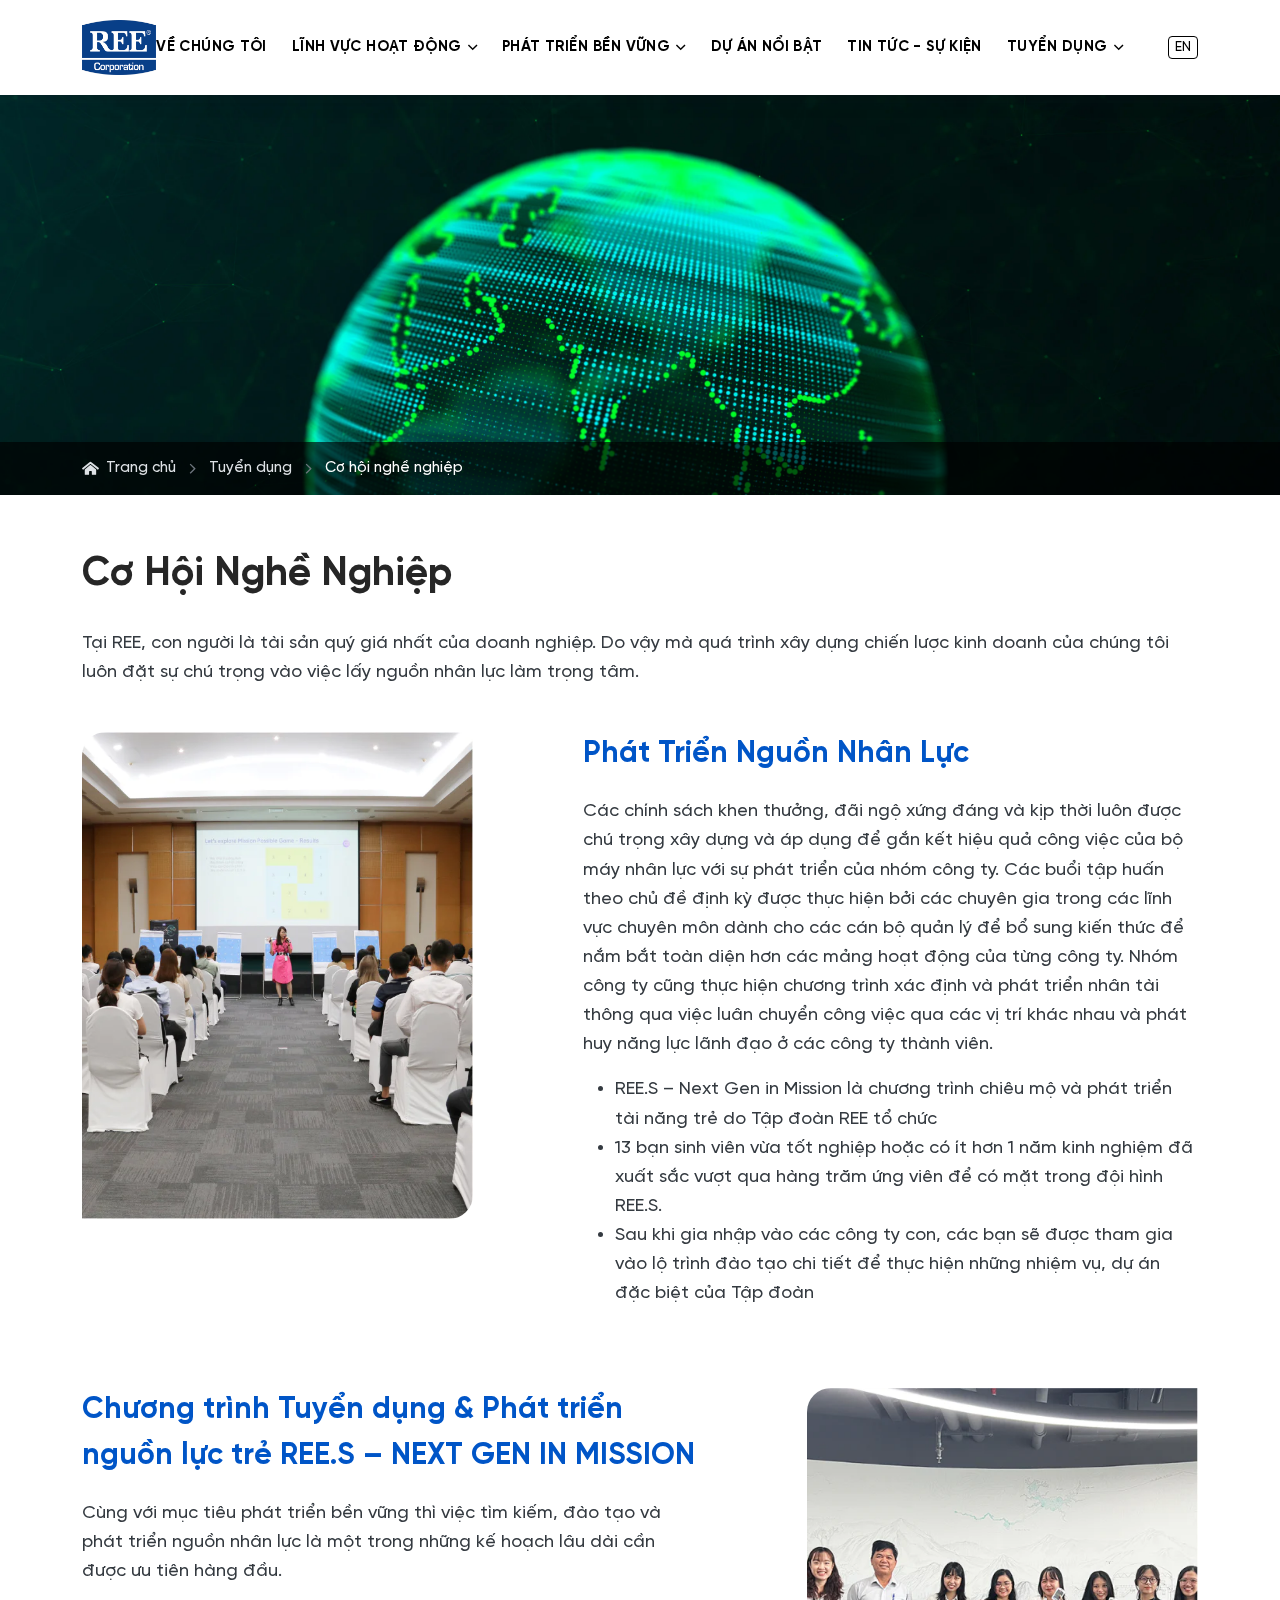
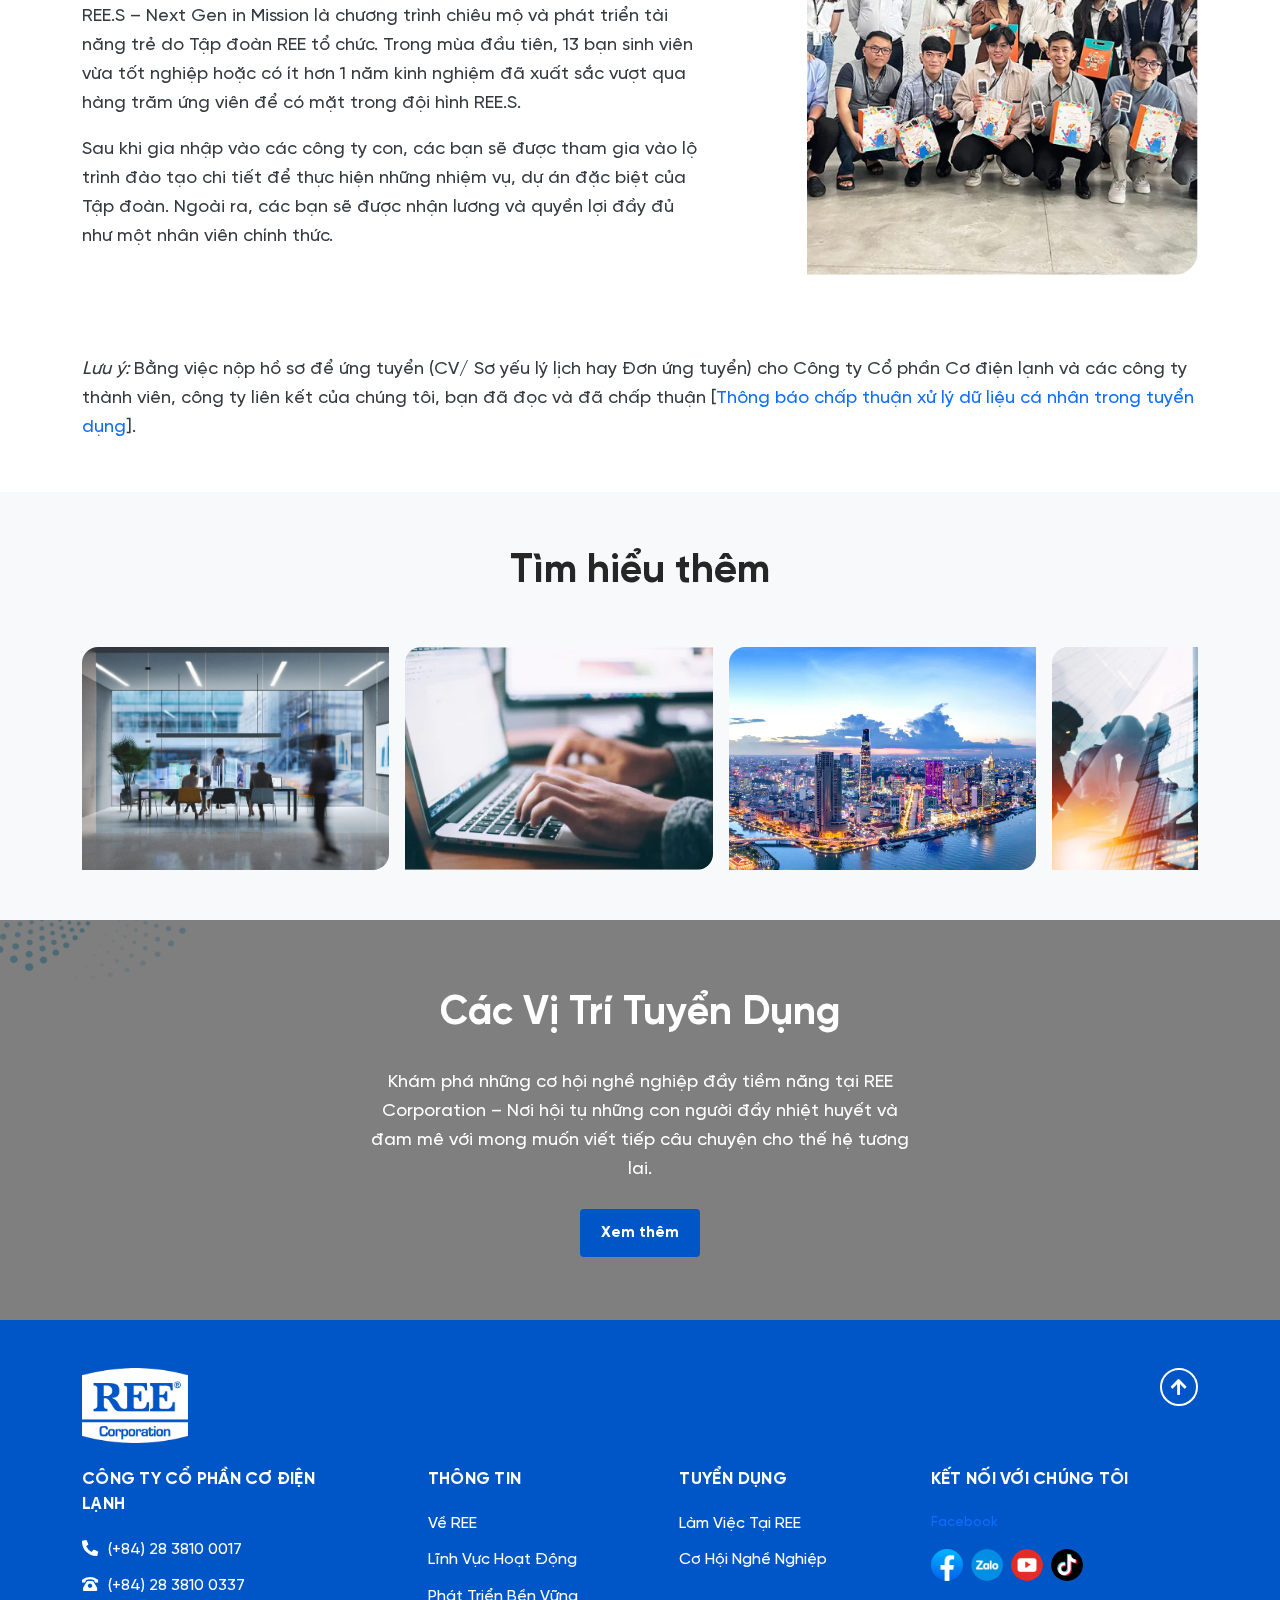
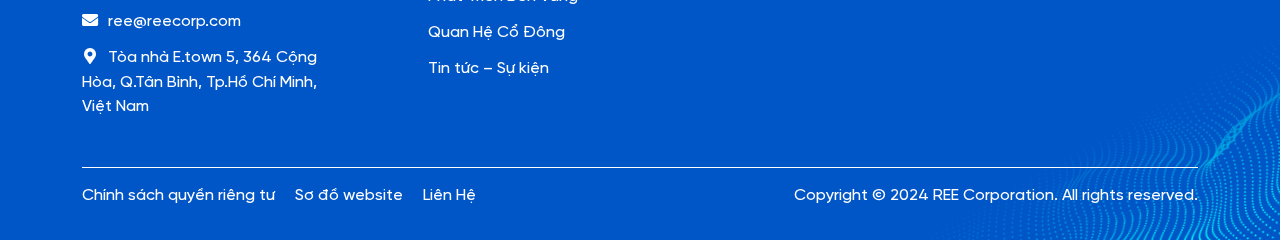
<file: co-hoi-nghe-nghiep.html>
<!DOCTYPE html>
<html lang="vi">
<head>
	<meta charset="UTF-8">
	<meta name="viewport"
	      content="width=device-width, user-scalable=no, initial-scale=1.0, maximum-scale=1.0, minimum-scale=1.0">

	<title>Template Default</title>
	<meta name="description" content="Template Default">
	<meta name="author" content="">

	<meta property="og:title" content="Template Default">
	<meta property="og:type" content="website">
	<meta property="og:url" content="">
	<meta property="og:description" content="Template Default">
	<meta property="og:image" content="./assets/images/logo.png">

	<link rel="preconnect" href="https://fonts.googleapis.com">
	<link rel="preconnect" href="https://fonts.gstatic.com" crossorigin>
	<link rel="preconnect" href="https://fonts.googleapis.com">
	<link rel="preconnect" href="https://fonts.gstatic.com" crossorigin>
	<link href="https://fonts.googleapis.com/css2?family=Inter:wght@100..900&display=swap" rel="stylesheet">


	<link rel="icon" href="./assets/images/favicon.png">
	<link rel="apple-touch-icon" href="./assets/images/favicon.png">
	<link rel="stylesheet" href="./assets/plugins/bootstrap/css/bootstrap.min.css">
	<link rel="stylesheet" href="./assets/plugins/swiper/swiper-bundle.min.css">
	<link rel="stylesheet" href="./assets/plugins/fancybox/fancybox.min.css">
	<link rel="stylesheet" href="./assets/fonts/fontawesome/css/all.min.css">
	<link rel="stylesheet" href="./assets/css/base.css">
	<link rel="stylesheet" href="./assets/css/style.css">
	<link rel="stylesheet" href="./assets/css/responsive.css">

	<style>
		:root {
			--primary-color: #0055C7;
			--primary-hover: #0149A9;
			--primary-rgb: 0, 85, 199;
			--secondary-color: #FDB62F;
			--secondary-hover: #eca826;
			--secondary-rgb: 253, 182, 47;
		}
	</style>
</head>
<body class="is-page">

<div id="header" class="header">
	<div class="container">
		<div class="header-inner">
			<div class="header-logo">
				<a href="" class="d-inline-block align-middle">
					<img src="./assets/images/logo.png" class="mw-100 w-auto" alt="">
				</a>
			</div>
			<div class="header-navigation" id="header-navigation">
				<ul>
					<li>
						<a href="">
							VỀ CHÚNG TÔI
						</a>
					</li>
					<li>
						<a href="">
							LĨNH VỰC HOẠT ĐỘNG <i class="far fa-angle-down"></i>
						</a>
						<ul>
							<li>
								<a href="">Năng Lượng</a>
							</li>
							<li>
								<a href="">Nước & Môi Trường</a>
							</li>
							<li>
								<a href="">Cơ Điện Lạnh</a>
							</li>
							<li>
								<a href="">Bất Động Sản</a>
							</li>
							<li>
								<a href="">Dự Án Nổi Bật</a>
							</li>
						</ul>
					</li>
					<li>
						<a href="">
							PHÁT TRIỂN BỀN VỮNG <i class="far fa-angle-down"></i>
						</a>
						<ul>
							<li>
								<a href="">Năng Lượng</a>
							</li>
							<li>
								<a href="">Nước & Môi Trường</a>
							</li>
							<li>
								<a href="">Cơ Điện Lạnh</a>
							</li>
							<li>
								<a href="">Bất Động Sản</a>
							</li>
							<li>
								<a href="">Dự Án Nổi Bật</a>
							</li>
						</ul>
					</li>
					<li>
						<a href="">
							DỰ ÁN NỔI BẬT
						</a>
					</li>
					<li>
						<a href="">
							TIN TỨC - SỰ KIỆN
						</a>
					</li>
					<li>
						<a href="">
							TUYỂN DỤNG <i class="far fa-angle-down"></i>
						</a>
						<ul>
							<li>
								<a href="">Năng Lượng</a>
							</li>
							<li>
								<a href="">Nước & Môi Trường</a>
							</li>
							<li>
								<a href="">Cơ Điện Lạnh</a>
							</li>
							<li>
								<a href="">Bất Động Sản</a>
							</li>
							<li>
								<a href="">Dự Án Nổi Bật</a>
							</li>
						</ul>
					</li>
				</ul>
				<span class="header-navigation_line" id="header-navigation_line"></span>
			</div>
			<div class="header-toolbar">
				<div class="header-language">
					<a href="" class="header-language_link">
						EN
					</a>
				</div>
				<div class="header-hamburger d-flex d-lg-none">
					<span class="hamburger-button" id="hamburger-button">
						<i></i>
						<i></i>
						<i></i>
					</span>
				</div>
			</div>
		</div>
	</div>
	<div class="header-overlay" id="header-overlay"></div>
</div>


<div id="main" class="main">
	<div class="section-breadcrumb background-cover"
	     style="background-image: url('./assets/images/bg-breadcrumb.webp')">
		<div class="breadcrumb-inner">
			<div class="container">
				<ol class="breadcrumb mb-0">
					<li class="breadcrumb-item">
						<a href="#"><i class="fas fa-home-alt me-1"></i>Trang chủ</a>
					</li>
					<li class="breadcrumb-item">
						<a href="#">Tuyển dụng</a>
					</li>
					<li class="breadcrumb-item">
						Cơ hội nghề nghiệp
					</li>
				</ol>
			</div>
		</div>
	</div>
	<div class="section-gap">
		<div class="section-description">
			<div class="container">
				<div class="section-heading">
					<div class="heading-title">
						Cơ Hội Nghề Nghiệp
					</div>
					<div class="heading-desc">
						Tại REE, con người là tài sản quý giá nhất của doanh nghiệp. Do vậy mà quá trình xây dựng chiến
						lược kinh doanh của chúng tôi luôn đặt sự chú trọng vào việc lấy nguồn nhân lực làm trọng tâm.
					</div>
				</div>
				<div class="description-item">
					<div class="description-image">
						<img src="./assets/images/description/description-1.webp" class="w-100 img-fluid" alt="">
					</div>
					<div class="description-content">
						<div class="description-title">
							Phát Triển Nguồn Nhân Lực
						</div>
						<div class="description-text">
							<p>
								Các chính sách khen thưởng, đãi ngộ xứng đáng và kịp thời luôn được chú trọng xây dựng
								và áp dụng để gắn kết hiệu quả công việc của bộ máy nhân lực với sự phát triển của nhóm
								công ty. Các buổi tập huấn theo chủ đề định kỳ được thực hiện bởi các chuyên gia trong
								các lĩnh vực chuyên môn dành cho các cán bộ quản lý để bổ sung kiến thức để nắm bắt toàn
								diện hơn các mảng hoạt động của từng công ty. Nhóm công ty cũng thực hiện chương trình
								xác định và phát triển nhân tài thông qua việc luân chuyển công việc qua các vị trí khác
								nhau và phát huy năng lực lãnh đạo ở các công ty thành viên.
							</p>
							<ul>
								<li>
									REE.S – Next Gen in Mission là chương trình chiêu mộ và phát triển tài năng trẻ do
									Tập đoàn REE tổ chức
								</li>
								<li>
									13 bạn sinh viên vừa tốt nghiệp hoặc có ít hơn 1 năm kinh nghiệm đã xuất sắc vượt
									qua hàng trăm ứng viên để có mặt trong đội hình REE.S.
								</li>
								<li>
									Sau khi gia nhập vào các công ty con, các bạn sẽ được tham gia vào lộ trình đào tạo
									chi tiết để thực hiện những nhiệm vụ, dự án đặc biệt của Tập đoàn
								</li>
							</ul>
						</div>
					</div>
				</div>
				<div class="description-item">
					<div class="description-image">
						<img src="./assets/images/description/description-2.webp" class="w-100 img-fluid" alt="">
					</div>
					<div class="description-content">
						<div class="description-title">
							Chương trình Tuyển dụng &
							Phát triển nguồn lực trẻ REE.S –
							NEXT GEN IN MISSION
						</div>
						<div class="description-text">
							<p>
								Cùng với mục tiêu phát triển bền vững thì việc tìm kiếm, đào tạo và phát triển nguồn
								nhân lực là một trong những kế hoạch lâu dài cần được ưu tiên hàng đầu.
							</p>
							<p>
								REE.S – Next Gen in Mission là chương trình chiêu mộ và phát triển tài năng trẻ do Tập
								đoàn REE tổ chức. Trong mùa đầu tiên, 13 bạn sinh viên vừa tốt nghiệp hoặc có ít hơn 1
								năm kinh nghiệm đã xuất sắc vượt qua hàng trăm ứng viên để có mặt trong đội hình REE.S.
							</p>
							<p>
								Sau khi gia nhập vào các công ty con, các bạn sẽ được tham gia vào lộ trình đào tạo chi
								tiết để thực hiện những nhiệm vụ, dự án đặc biệt của Tập đoàn. Ngoài ra, các bạn sẽ được
								nhận lương và quyền lợi đầy đủ như một nhân viên chính thức.
							</p>
						</div>
					</div>
				</div>
				<div class="description-item">
					<div class="description-content">
						<div class="description-text">
							<p>
								<i>Lưu ý:</i> Bằng việc nộp hồ sơ để ứng tuyển (CV/ Sơ yếu lý lịch hay Đơn ứng tuyển)
								              cho Công ty Cổ phần Cơ điện lạnh và các công ty thành viên, công ty liên
								              kết của chúng
								              tôi, bạn đã đọc và đã chấp thuận [<a href="">Thông báo chấp thuận xử lý dữ
								                                                           liệu cá nhân
								                                                           trong
								                                                           tuyển dụng</a>].
							</p>
						</div>
					</div>
				</div>
			</div>
		</div>
	</div>

	<div class="section-gap section-service bg-light">
		<div class="container">
			<div class="section-heading section-heading_center">
				<div class="heading-title">
					Tìm hiểu thêm
				</div>
			</div>
			<div class="section-decor">
				<div class="slider-theme position-relative" id="slider-activities">
					<div class="swiper">
						<div class="swiper-wrapper">
							<div class="swiper-slide h-auto">
								<div class="service-item service-item_small h-100 pseudo overflow-hidden">
									<div class="service-image">
										<div class="ratio">
											<img src="./assets/images/service/service-small-1.webp" class="img-fluid"
											     alt="">
										</div>
									</div>
									<div class="service-title text-center fw-bold text-uppercase text-white position-absolute top-0 start-0 h-100 w-100 zi-2 px-3 hstack justify-content-center">
										CƠ HỘI NGHỀ NGHIỆP
									</div>
									<a href=""
									   class="stretched-link zi-3 position-absolute h-100 w-100 top-0 start-0"></a>
								</div>
							</div>
							<div class="swiper-slide h-auto">
								<div class="service-item service-item_small h-100 pseudo overflow-hidden">
									<div class="service-image">
										<div class="ratio">
											<img src="./assets/images/service/service-small-2.webp" class="img-fluid"
											     alt="">
										</div>
									</div>
									<div class="service-title text-center fw-bold text-uppercase text-white position-absolute top-0 start-0 h-100 w-100 zi-2 px-3 hstack justify-content-center">
										VỊ TRÍ TUYỂN DỤNG
									</div>
									<a href=""
									   class="stretched-link zi-3 position-absolute h-100 w-100 top-0 start-0"></a>
								</div>
							</div>
							<div class="swiper-slide h-auto">
								<div class="service-item service-item_small h-100 pseudo overflow-hidden">
									<div class="service-image">
										<div class="ratio">
											<img src="./assets/images/service/service-small-3.webp" class="img-fluid"
											     alt="">
										</div>
									</div>
									<div class="service-title text-center fw-bold text-uppercase text-white position-absolute top-0 start-0 h-100 w-100 zi-2 px-3 hstack justify-content-center">
										NHÓM CÔNG TY
									</div>
									<a href=""
									   class="stretched-link zi-3 position-absolute h-100 w-100 top-0 start-0"></a>
								</div>
							</div>
							<div class="swiper-slide h-auto">
								<div class="service-item service-item_small h-100 pseudo overflow-hidden">
									<div class="service-image">
										<div class="ratio">
											<img src="./assets/images/service/service-small-4.webp" class="img-fluid"
											     alt="">
										</div>
									</div>
									<div class="service-title text-center fw-bold text-uppercase text-white position-absolute top-0 start-0 h-100 w-100 zi-2 px-3 hstack justify-content-center">
										ĐỘI NGŨ LÃNH ĐẠO
									</div>
									<a href=""
									   class="stretched-link zi-3 position-absolute h-100 w-100 top-0 start-0"></a>
								</div>
							</div>
						</div>
					</div>
				</div>
				<div class="decor-bottom">
					<img src="./assets/images/spiral-flower.png" class="img-fluid" alt="">
				</div>
			</div>
		</div>
	</div>
	<div class="section-banner background-cover pseudo" style="background-image: url('./assets/images/bg-banner.webp')">
		<div class="container position-relative zi-2">
			<div class="section-heading section-heading_center section-heading_white mb-0">
				<div class="heading-title">
					Các Vị Trí Tuyển Dụng
				</div>
				<div class="heading-desc w-50 mx-auto">
					<p>
						Khám phá những cơ hội nghề nghiệp đầy tiềm năng tại REE Corporation – Nơi hội tụ những con người
						đầy nhiệt huyết và đam mê với mong muốn viết tiếp câu chuyện cho thế hệ tương lai.
					</p>
				</div>
				<div class="heading-button">
					<a href="" class="button-theme button-theme_primary">
						Xem thêm
					</a>
				</div>
			</div>
		</div>
	</div>
</div>

<footer id="footer" class="footer">
	<img src="./assets/images/bg-decor-footer.png" class="img-fluid footer-decor" alt="">
	<div class="container">
		<div class="position-relative">
			<div class="footer-top">
				<div class="row g-4">
					<div class="col-12">
						<div class="footer-logo">
							<img src="./assets/images/logo-white.png" width="106" class="img-fluid" alt="">
						</div>
					</div>
					<div class="col-12">
						<div class="row g-lg-3 g-5 justify-content-between">
							<div class="col-xl-3 col-lg-3 col-12">
								<div class="footer-item">
									<div class="footer-title">
										CÔNG TY CỔ PHẦN CƠ ĐIỆN LẠNH
									</div>
									<div class="footer-list">
										<a href="" class="d-inline-block align-middle footer-list_item">
											<i class="fas fa-phone-alt"></i>
											(+84) 28 3810 0017
										</a>
										<a href="" class="d-inline-block align-middle footer-list_item">
											<i class="fas fa-phone-rotary"></i>
											(+84) 28 3810 0337
										</a>
										<a href="" class="d-inline-block align-middle footer-list_item">
											<i class="fas fa-envelope"></i>
											ree@reecorp.com
										</a>
										<a href="" class="d-inline-block align-middle footer-list_item">
											<i class="fas fa-map-marker-alt"></i>
											Tòa nhà E.town 5, 364 Cộng Hòa, Q.Tân Bình, Tp.Hồ Chí Minh, Việt Nam
										</a>
									</div>
								</div>
							</div>
							<div class="col-xl-2 col-lg-3 col-6">
								<div class="footer-item">
									<div class="footer-title">
										THÔNG TIN
									</div>
									<div class="footer-list">
										<a href="" class="d-inline-block align-middle footer-list_item">
											Về REE
										</a>
										<a href="" class="d-inline-block align-middle footer-list_item">
											Lĩnh Vực Hoạt Động
										</a>
										<a href="" class="d-inline-block align-middle footer-list_item">
											Phát Triển Bền Vững
										</a>
										<a href="" class="d-inline-block align-middle footer-list_item">
											Quan Hệ Cổ Đông
										</a>
										<a href="" class="d-inline-block align-middle footer-list_item">
											Tin tức – Sự kiện
										</a>
									</div>
								</div>
							</div>
							<div class="col-xl-2 col-lg-3 col-6">
								<div class="footer-item">
									<div class="footer-title">
										TUYỂN DỤNG
									</div>
									<div class="footer-list">
										<a href="" class="d-inline-block align-middle footer-list_item">
											Làm Việc Tại REE
										</a>
										<a href="" class="d-inline-block align-middle footer-list_item">
											Cơ Hội Nghề Nghiệp
										</a>
									</div>
								</div>
							</div>
							<div class="col-xl-3 col-lg-3 col-12">
								<div class="footer-item">
									<div class="footer-title">
										Kết nối với chúng tôi
									</div>
									<div class="footer-iframe">
										<div class="fb-page" data-href="https://www.facebook.com/nencersoftware"
										     data-tabs="timeline" data-width="" data-height="130"
										     data-small-header="false"
										     data-adapt-container-width="true" data-hide-cover="false"
										     data-show-facepile="true">
											<blockquote cite="https://www.facebook.com/nencersoftware"
											            class="fb-xfbml-parse-ignore"><a
													href="https://www.facebook.com/nencersoftware">Facebook</a>
											</blockquote>
										</div>
									</div>
									<div class="footer-social">
										<a href="" class="footer-social_item">
											<img src="./assets/images/social/facebook.png"
											     class="rounded-circle img-fluid"
											     alt="">
										</a>
										<a href="" class="footer-social_item">
											<img src="./assets/images/social/zalo.png"
											     class="rounded-circle img-fluid"
											     alt="">
										</a>
										<a href="" class="footer-social_item">
											<img src="./assets/images/social/youtube.png"
											     class="rounded-circle img-fluid"
											     alt="">
										</a>
										<a href="" class="footer-social_item">
											<img src="./assets/images/social/tiktok.png"
											     class="rounded-circle img-fluid"
											     alt="">
										</a>
									</div>
								</div>
							</div>
						</div>
					</div>
				</div>
			</div>
			<div class="footer-bottom">
				<div class="row g-3">
					<div class="col-lg-6">
						<div class="footer-navigation">
							<a href="" class="footer-navigation_item d-inline-block align-middle">
								Chính sách quyền riêng tư
							</a>
							<a href="" class="footer-navigation_item d-inline-block align-middle">
								Sơ đồ website
							</a>
							<a href="" class="footer-navigation_item d-inline-block align-middle">
								Liên Hệ
							</a>
						</div>
					</div>
					<div class="col-lg-6 text-lg-end text-center text-white">
						Copyright © 2024 REE Corporation. All rights reserved.
					</div>
				</div>
			</div>
			<div class="footer-scroll">
				<button type="button" class="button-scroll" id="scrollTop">
					<i class="fas fa-arrow-up"></i>
				</button>
			</div>
		</div>
	</div>
</footer>

<script type="text/javascript" src="./assets/plugins/jquery.min.js"></script>
<script type="text/javascript"
        src="./assets/plugins/bootstrap/js/bootstrap.bundle.min.js"></script>
<script type="text/javascript" src="./assets/plugins/swiper/swiper-bundle.min.js"></script>
<script type="text/javascript" src="./assets/plugins/fancybox/fancybox.min.js"></script>
<script type="text/javascript" src="./assets/js/app.js"></script>

<div id="fb-root"></div>
<script async defer crossorigin="anonymous"
        src="https://connect.facebook.net/vi_VN/sdk.js#xfbml=1&version=v19.0"
        nonce="eZ84RqM9"></script>
</body>
</html>
</file>
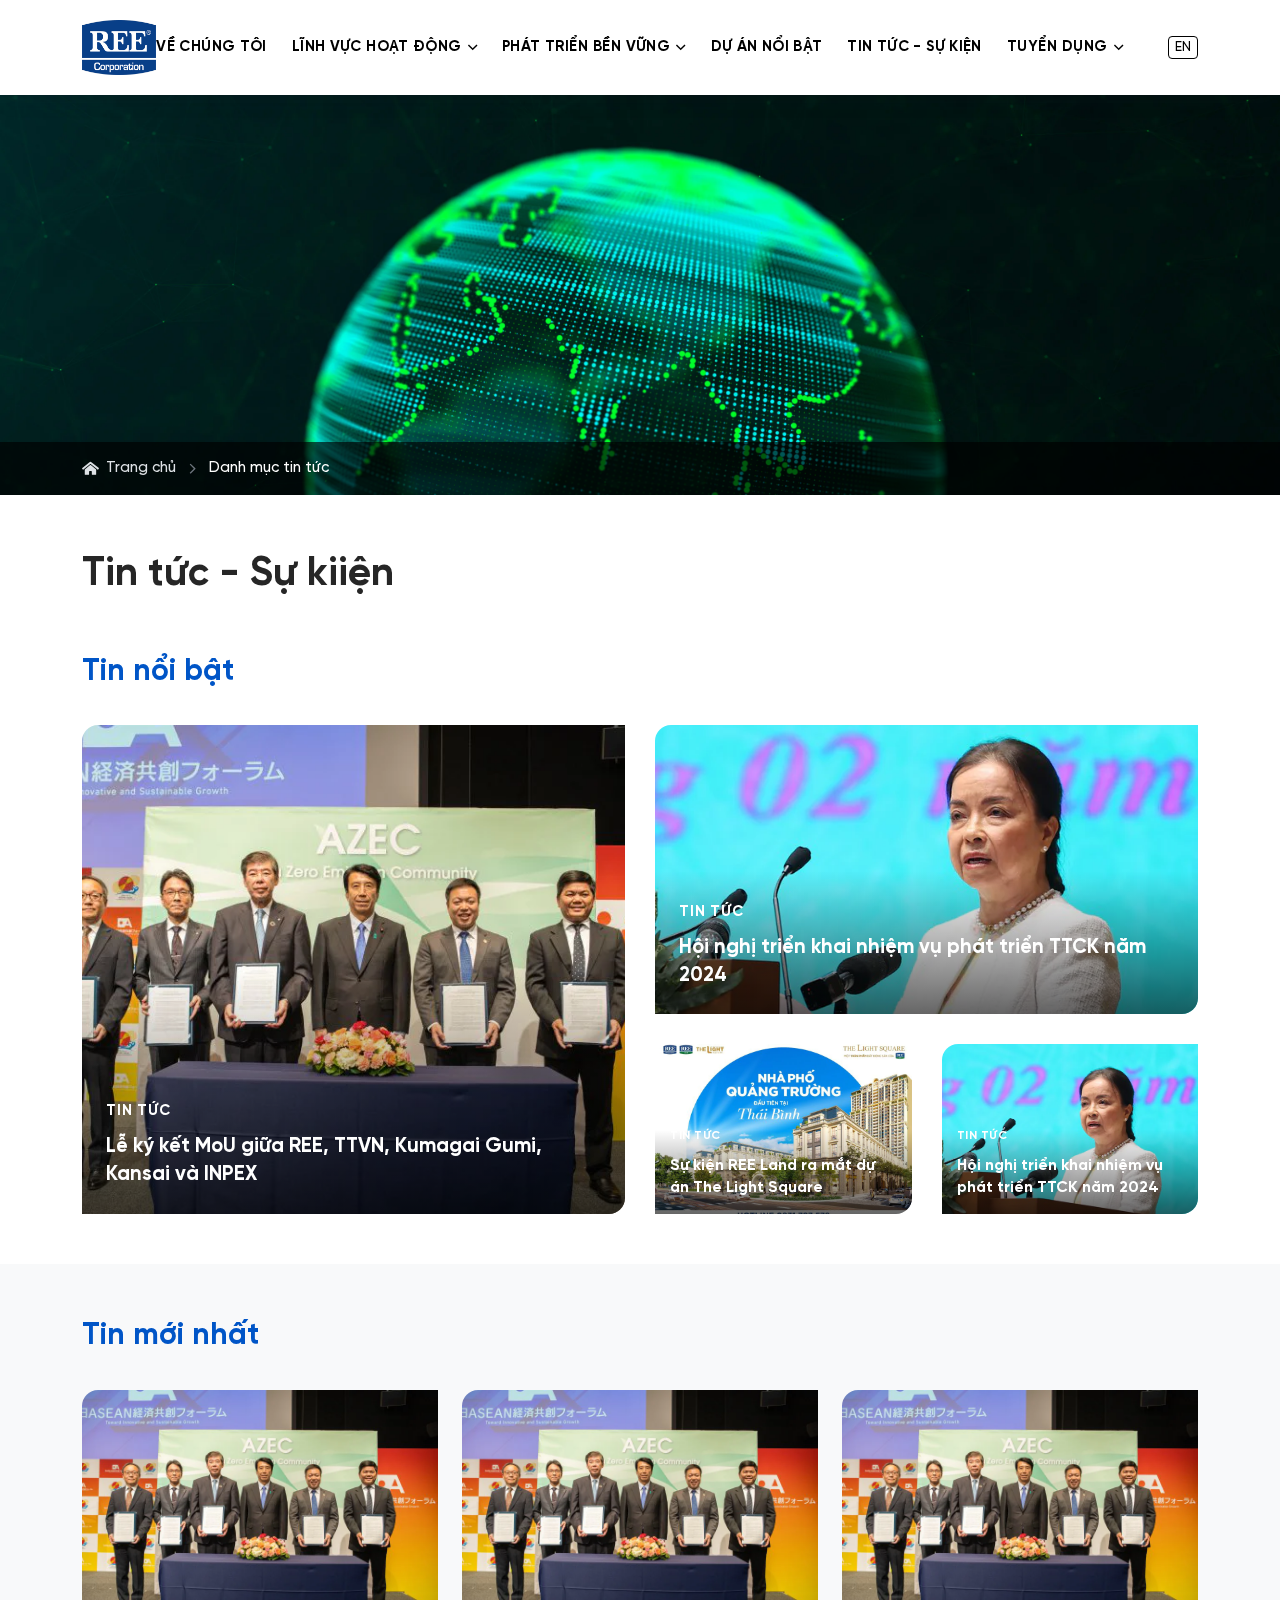
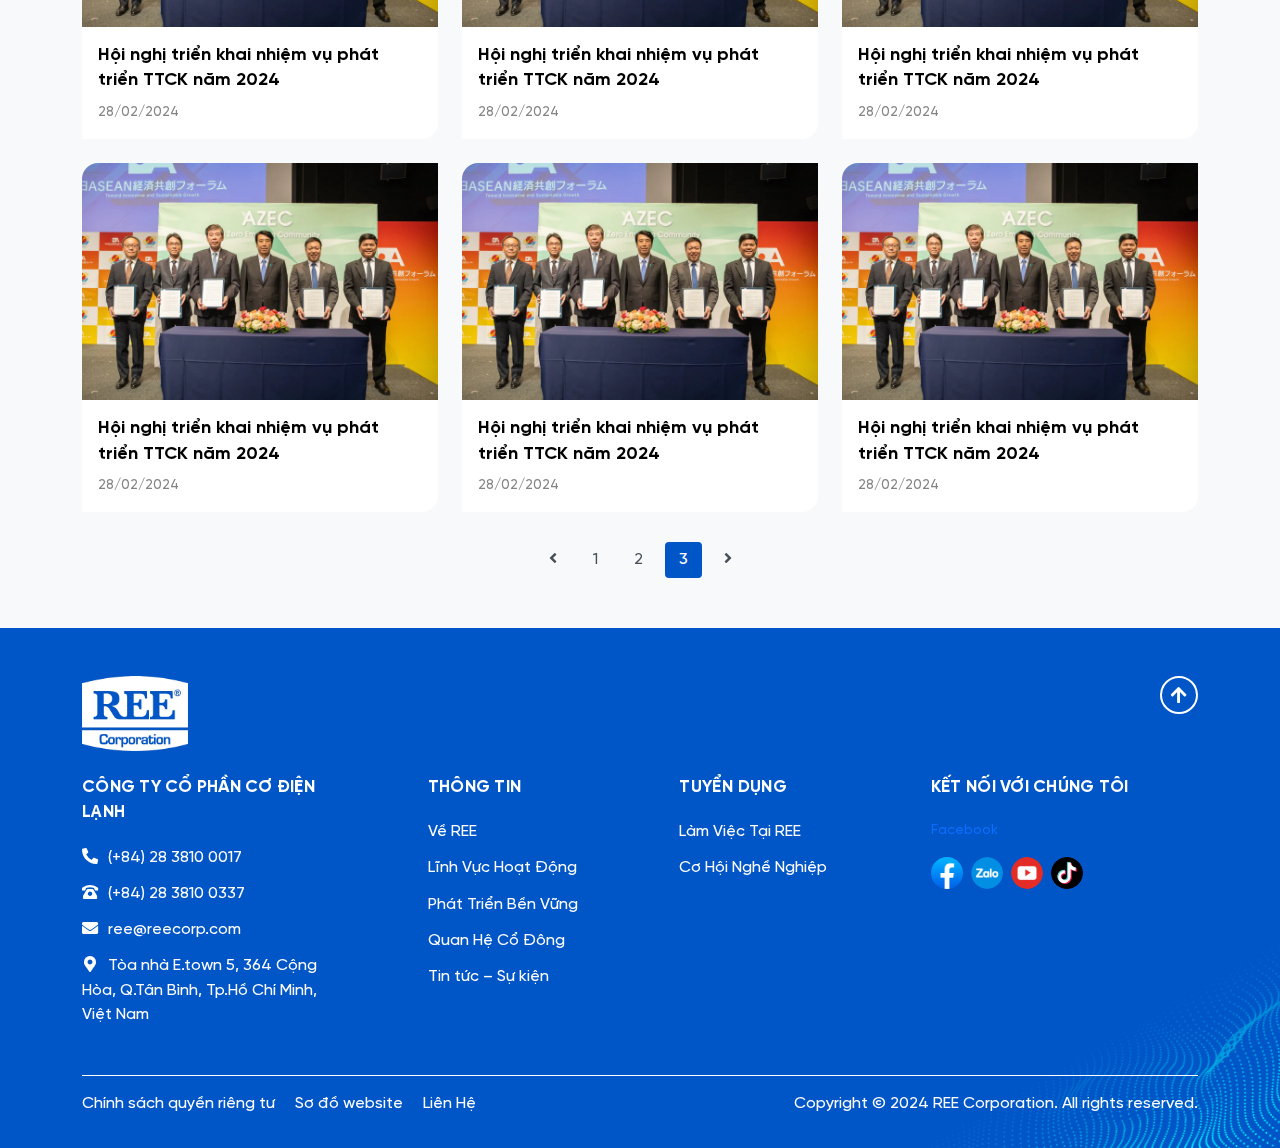
<file: danh-sach-tin-tuc.html>
<!DOCTYPE html>
<html lang="vi">
<head>
    <meta charset="UTF-8">
    <meta name="viewport"
          content="width=device-width, user-scalable=no, initial-scale=1.0, maximum-scale=1.0, minimum-scale=1.0">

    <title>Template Default</title>
    <meta name="description" content="Template Default">
    <meta name="author" content="">

    <meta property="og:title" content="Template Default">
    <meta property="og:type" content="website">
    <meta property="og:url" content="">
    <meta property="og:description" content="Template Default">
    <meta property="og:image" content="./assets/images/logo.png">

    <link rel="preconnect" href="https://fonts.googleapis.com">
    <link rel="preconnect" href="https://fonts.gstatic.com" crossorigin>
    <link rel="preconnect" href="https://fonts.googleapis.com">
    <link rel="preconnect" href="https://fonts.gstatic.com" crossorigin>
    <link href="https://fonts.googleapis.com/css2?family=Inter:wght@100..900&display=swap" rel="stylesheet">


    <link rel="icon" href="./assets/images/favicon.png">
    <link rel="apple-touch-icon" href="./assets/images/favicon.png">
    <link rel="stylesheet" href="./assets/plugins/bootstrap/css/bootstrap.min.css">
    <link rel="stylesheet" href="./assets/plugins/swiper/swiper-bundle.min.css">
    <link rel="stylesheet" href="./assets/plugins/fancybox/fancybox.min.css">
    <link rel="stylesheet" href="./assets/fonts/fontawesome/css/all.min.css">
    <link rel="stylesheet" href="./assets/css/base.css">
    <link rel="stylesheet" href="./assets/css/style.css">
    <link rel="stylesheet" href="./assets/css/responsive.css">

    <style>
        :root {
            --primary-color: #0055C7;
            --primary-hover: #0149A9;
            --primary-rgb: 0, 85, 199;
            --secondary-color: #FDB62F;
            --secondary-hover: #eca826;
            --secondary-rgb: 253, 182, 47;
        }
    </style>
</head>
<body class="is-page">


<div id="header" class="header">
    <div class="container">
        <div class="header-inner">
            <div class="header-logo">
                <a href="" class="d-inline-block align-middle">
                    <img src="./assets/images/logo.png" class="mw-100 w-auto" alt="">
                </a>
            </div>
            <div class="header-navigation" id="header-navigation">
                <ul>
                    <li>
                        <a href="">
                            VỀ CHÚNG TÔI
                        </a>
                    </li>
                    <li>
                        <a href="">
                            LĨNH VỰC HOẠT ĐỘNG <i class="far fa-angle-down"></i>
                        </a>
                        <ul>
                            <li>
                                <a href="">Năng Lượng</a>
                            </li>
                            <li>
                                <a href="">Nước & Môi Trường</a>
                            </li>
                            <li>
                                <a href="">Cơ Điện Lạnh</a>
                            </li>
                            <li>
                                <a href="">Bất Động Sản</a>
                            </li>
                            <li>
                                <a href="">Dự Án Nổi Bật</a>
                            </li>
                        </ul>
                    </li>
                    <li>
                        <a href="">
                            PHÁT TRIỂN BỀN VỮNG <i class="far fa-angle-down"></i>
                        </a>
                        <ul>
                            <li>
                                <a href="">Năng Lượng</a>
                            </li>
                            <li>
                                <a href="">Nước & Môi Trường</a>
                            </li>
                            <li>
                                <a href="">Cơ Điện Lạnh</a>
                            </li>
                            <li>
                                <a href="">Bất Động Sản</a>
                            </li>
                            <li>
                                <a href="">Dự Án Nổi Bật</a>
                            </li>
                        </ul>
                    </li>
                    <li>
                        <a href="">
                            DỰ ÁN NỔI BẬT
                        </a>
                    </li>
                    <li>
                        <a href="">
                            TIN TỨC - SỰ KIỆN
                        </a>
                    </li>
                    <li>
                        <a href="">
                            TUYỂN DỤNG <i class="far fa-angle-down"></i>
                        </a>
                        <ul>
                            <li>
                                <a href="">Năng Lượng</a>
                            </li>
                            <li>
                                <a href="">Nước & Môi Trường</a>
                            </li>
                            <li>
                                <a href="">Cơ Điện Lạnh</a>
                            </li>
                            <li>
                                <a href="">Bất Động Sản</a>
                            </li>
                            <li>
                                <a href="">Dự Án Nổi Bật</a>
                            </li>
                        </ul>
                    </li>
                </ul>
                <span class="header-navigation_line" id="header-navigation_line"></span>
            </div>
            <div class="header-toolbar">
                <div class="header-language">
                    <a href="" class="header-language_link">
                        EN
                    </a>
                </div>
                <div class="header-hamburger d-flex d-lg-none">
                    <span class="hamburger-button" id="hamburger-button">
                        <i></i>
                        <i></i>
                        <i></i>
                    </span>
                </div>
            </div>
        </div>
    </div>
    <div class="header-overlay" id="header-overlay"></div>
</div>


<div id="main" class="main">
    <div class="section-breadcrumb background-cover"
         style="background-image: url('./assets/images/bg-breadcrumb.webp')">
        <div class="breadcrumb-inner">
            <div class="container">
                <ol class="breadcrumb mb-0">
                    <li class="breadcrumb-item">
                        <a href="#"><i class="fas fa-home-alt me-1"></i>Trang chủ</a>
                    </li>
                    <li class="breadcrumb-item">
                        Danh mục tin tức
                    </li>
                </ol>
            </div>
        </div>
    </div>
    <div class="page-category section-gap">
        <div class="container">
            <div class="section-heading">
                <div class="heading-title">
                    Tin tức - Sự kiiện
                </div>
            </div>
            <div class="category-title">
                Tin nổi bật
            </div>
            <div class="category-list">
                <div class="category-item">
                    <div class="article-overlay position-relative overflow-hidden">
                        <div class="article-image pseudo">
                            <div class="ratio">
                                <img src="./assets/images/article/articel-2.webp" class="img-fluid"
                                     alt="">
                            </div>
                        </div>
                        <div class="article-content position-absolute bottom-0 start-0 w-100 zi-2 p-4 text-white">
                            <div class="article-category">
                                TIN TỨC
                            </div>
                            <div class="article-title fw-bold">
                                Lễ ký kết MoU giữa REE, TTVN, Kumagai Gumi, Kansai và INPEX
                            </div>
                        </div>
                        <a href=""
                           class="stretched-link zi-3 position-absolute h-100 w-100 top-0 start-0"></a>
                    </div>
                </div>
                <div class="category-item">
                    <div class="article-overlay position-relative overflow-hidden">
                        <div class="article-image pseudo">
                            <div class="ratio">
                                <img src="./assets/images/article/article-1.webp" class="img-fluid"
                                     alt="">
                            </div>
                        </div>
                        <div class="article-content position-absolute bottom-0 start-0 w-100 zi-2 p-4 text-white">
                            <div class="article-category">
                                TIN TỨC
                            </div>
                            <div class="article-title fw-bold">
                                Hội nghị triển khai nhiệm vụ phát triển TTCK năm 2024
                            </div>
                        </div>
                        <a href=""
                           class="stretched-link zi-3 position-absolute h-100 w-100 top-0 start-0"></a>
                    </div>
                </div>
                <div class="category-item">
                    <div class="article-overlay position-relative overflow-hidden">
                        <div class="article-image pseudo">
                            <div class="ratio">
                                <img src="./assets/images/article/article-3.webp" class="img-fluid"
                                     alt="">
                            </div>
                        </div>
                        <div class="article-content position-absolute bottom-0 start-0 w-100 zi-2 p-4 text-white">
                            <div class="article-category">
                                TIN TỨC
                            </div>
                            <div class="article-title fw-bold">
                                Sự kiện REE Land ra mắt dự án The Light Square
                            </div>
                        </div>
                        <a href=""
                           class="stretched-link zi-3 position-absolute h-100 w-100 top-0 start-0"></a>
                    </div>
                </div>
                <div class="category-item">
                    <div class="article-overlay position-relative overflow-hidden">
                        <div class="article-image pseudo">
                            <div class="ratio">
                                <img src="./assets/images/article/article-1.webp" class="img-fluid"
                                     alt="">
                            </div>
                        </div>
                        <div class="article-content position-absolute bottom-0 start-0 w-100 zi-2 p-4 text-white">
                            <div class="article-category">
                                TIN TỨC
                            </div>
                            <div class="article-title fw-bold">
                                Hội nghị triển khai nhiệm vụ phát triển TTCK năm 2024
                            </div>
                        </div>
                        <a href=""
                           class="stretched-link zi-3 position-absolute h-100 w-100 top-0 start-0"></a>
                    </div>
                </div>
            </div>
        </div>
    </div>
    <div class="page-category section-gap bg-light">
        <div class="container">
            <div class="category-title">
                Tin mới nhất
            </div>
            <div class="row g-4 row-cols-1 row-cols-md-2 row-cols-lg-3">
                <div class="col">
                    <div class="article-card card border-0 bg-white">
                        <div class="card-image">
                            <img src="./assets/images/article/articel-2.webp" class="img-fluid w-100" alt="">
                        </div>
                        <div class="card-body">
                            <div class="card-title limit">
                                Hội nghị triển khai nhiệm vụ phát triển TTCK năm 2024
                            </div>
                            <div class="card-time">
                                28/02/2024
                            </div>
                        </div>
                        <a href="" class="stretched-link"></a>
                    </div>
                </div>
                <div class="col">
                    <div class="article-card card border-0 bg-white">
                        <div class="card-image">
                            <img src="./assets/images/article/articel-2.webp" class="img-fluid w-100" alt="">
                        </div>
                        <div class="card-body">
                            <div class="card-title limit">
                                Hội nghị triển khai nhiệm vụ phát triển TTCK năm 2024
                            </div>
                            <div class="card-time">
                                28/02/2024
                            </div>
                        </div>
                        <a href="" class="stretched-link"></a>
                    </div>
                </div>
                <div class="col">
                    <div class="article-card card border-0 bg-white">
                        <div class="card-image">
                            <img src="./assets/images/article/articel-2.webp" class="img-fluid w-100" alt="">
                        </div>
                        <div class="card-body">
                            <div class="card-title limit">
                                Hội nghị triển khai nhiệm vụ phát triển TTCK năm 2024
                            </div>
                            <div class="card-time">
                                28/02/2024
                            </div>
                        </div>
                        <a href="" class="stretched-link"></a>
                    </div>
                </div>
                <div class="col">
                    <div class="article-card card border-0 bg-white">
                        <div class="card-image">
                            <img src="./assets/images/article/articel-2.webp" class="img-fluid w-100" alt="">
                        </div>
                        <div class="card-body">
                            <div class="card-title limit">
                                Hội nghị triển khai nhiệm vụ phát triển TTCK năm 2024
                            </div>
                            <div class="card-time">
                                28/02/2024
                            </div>
                        </div>
                        <a href="" class="stretched-link"></a>
                    </div>
                </div>
                <div class="col">
                    <div class="article-card card border-0 bg-white">
                        <div class="card-image">
                            <img src="./assets/images/article/articel-2.webp" class="img-fluid w-100" alt="">
                        </div>
                        <div class="card-body">
                            <div class="card-title limit">
                                Hội nghị triển khai nhiệm vụ phát triển TTCK năm 2024
                            </div>
                            <div class="card-time">
                                28/02/2024
                            </div>
                        </div>
                        <a href="" class="stretched-link"></a>
                    </div>
                </div>
                <div class="col">
                    <div class="article-card card border-0 bg-white">
                        <div class="card-image">
                            <img src="./assets/images/article/articel-2.webp" class="img-fluid w-100" alt="">
                        </div>
                        <div class="card-body">
                            <div class="card-title limit">
                                Hội nghị triển khai nhiệm vụ phát triển TTCK năm 2024
                            </div>
                            <div class="card-time">
                                28/02/2024
                            </div>
                        </div>
                        <a href="" class="stretched-link"></a>
                    </div>
                </div>
            </div>
            <div class="section-pagination">
                <ul class="pagination">
                    <li class="page-item">
                        <a class="page-link" href="#">
                            <i class="fas fa-angle-left"></i>
                        </a>
                    </li>
                    <li class="page-item">
                        <a class="page-link" href="#">1</a>
                    </li>
                    <li class="page-item">
                        <a class="page-link" href="#">2</a>
                    </li>
                    <li class="page-item active">
                        <a class="page-link" href="#">3</a>
                    </li>
                    <li class="page-item">
                        <a class="page-link" href="#">
                            <i class="fas fa-angle-right"></i>
                        </a>
                    </li>
                </ul>
            </div>
        </div>
    </div>
</div>

<footer id="footer" class="footer">
    <img src="./assets/images/bg-decor-footer.png" class="img-fluid footer-decor" alt="">
    <div class="container">
        <div class="position-relative">
            <div class="footer-top">
                <div class="row g-4">
                    <div class="col-12">
                        <div class="footer-logo">
                            <img src="./assets/images/logo-white.png" width="106" class="img-fluid" alt="">
                        </div>
                    </div>
                    <div class="col-12">
                        <div class="row g-lg-3 g-5 justify-content-between">
                            <div class="col-xl-3 col-lg-3 col-12">
                                <div class="footer-item">
                                    <div class="footer-title">
                                        CÔNG TY CỔ PHẦN CƠ ĐIỆN LẠNH
                                    </div>
                                    <div class="footer-list">
                                        <a href="" class="d-inline-block align-middle footer-list_item">
                                            <i class="fas fa-phone-alt"></i>
                                            (+84) 28 3810 0017
                                        </a>
                                        <a href="" class="d-inline-block align-middle footer-list_item">
                                            <i class="fas fa-phone-rotary"></i>
                                            (+84) 28 3810 0337
                                        </a>
                                        <a href="" class="d-inline-block align-middle footer-list_item">
                                            <i class="fas fa-envelope"></i>
                                            ree@reecorp.com
                                        </a>
                                        <a href="" class="d-inline-block align-middle footer-list_item">
                                            <i class="fas fa-map-marker-alt"></i>
                                            Tòa nhà E.town 5, 364 Cộng Hòa, Q.Tân Bình, Tp.Hồ Chí Minh, Việt Nam
                                        </a>
                                    </div>
                                </div>
                            </div>
                            <div class="col-xl-2 col-lg-3 col-6">
                                <div class="footer-item">
                                    <div class="footer-title">
                                        THÔNG TIN
                                    </div>
                                    <div class="footer-list">
                                        <a href="" class="d-inline-block align-middle footer-list_item">
                                            Về REE
                                        </a>
                                        <a href="" class="d-inline-block align-middle footer-list_item">
                                            Lĩnh Vực Hoạt Động
                                        </a>
                                        <a href="" class="d-inline-block align-middle footer-list_item">
                                            Phát Triển Bền Vững
                                        </a>
                                        <a href="" class="d-inline-block align-middle footer-list_item">
                                            Quan Hệ Cổ Đông
                                        </a>
                                        <a href="" class="d-inline-block align-middle footer-list_item">
                                            Tin tức – Sự kiện
                                        </a>
                                    </div>
                                </div>
                            </div>
                            <div class="col-xl-2 col-lg-3 col-6">
                                <div class="footer-item">
                                    <div class="footer-title">
                                        TUYỂN DỤNG
                                    </div>
                                    <div class="footer-list">
                                        <a href="" class="d-inline-block align-middle footer-list_item">
                                            Làm Việc Tại REE
                                        </a>
                                        <a href="" class="d-inline-block align-middle footer-list_item">
                                            Cơ Hội Nghề Nghiệp
                                        </a>
                                    </div>
                                </div>
                            </div>
                            <div class="col-xl-3 col-lg-3 col-12">
                                <div class="footer-item">
                                    <div class="footer-title">
                                        Kết nối với chúng tôi
                                    </div>
                                    <div class="footer-iframe">
                                        <div class="fb-page" data-href="https://www.facebook.com/nencersoftware"
                                             data-tabs="timeline" data-width="" data-height="130"
                                             data-small-header="false"
                                             data-adapt-container-width="true" data-hide-cover="false"
                                             data-show-facepile="true">
                                            <blockquote cite="https://www.facebook.com/nencersoftware"
                                                        class="fb-xfbml-parse-ignore"><a
                                                    href="https://www.facebook.com/nencersoftware">Facebook</a>
                                            </blockquote>
                                        </div>
                                    </div>
                                    <div class="footer-social">
                                        <a href="" class="footer-social_item">
                                            <img src="./assets/images/social/facebook.png"
                                                 class="rounded-circle img-fluid"
                                                 alt="">
                                        </a>
                                        <a href="" class="footer-social_item">
                                            <img src="./assets/images/social/zalo.png" class="rounded-circle img-fluid"
                                                 alt="">
                                        </a>
                                        <a href="" class="footer-social_item">
                                            <img src="./assets/images/social/youtube.png"
                                                 class="rounded-circle img-fluid"
                                                 alt="">
                                        </a>
                                        <a href="" class="footer-social_item">
                                            <img src="./assets/images/social/tiktok.png"
                                                 class="rounded-circle img-fluid"
                                                 alt="">
                                        </a>
                                    </div>
                                </div>
                            </div>
                        </div>
                    </div>
                </div>
            </div>
            <div class="footer-bottom">
                <div class="row g-3">
                    <div class="col-lg-6">
                        <div class="footer-navigation">
                            <a href="" class="footer-navigation_item d-inline-block align-middle">
                                Chính sách quyền riêng tư
                            </a>
                            <a href="" class="footer-navigation_item d-inline-block align-middle">
                                Sơ đồ website
                            </a>
                            <a href="" class="footer-navigation_item d-inline-block align-middle">
                                Liên Hệ
                            </a>
                        </div>
                    </div>
                    <div class="col-lg-6 text-lg-end text-center text-white">
                        Copyright © 2024 REE Corporation. All rights reserved.
                    </div>
                </div>
            </div>
            <div class="footer-scroll">
                <button type="button" class="button-scroll" id="scrollTop">
                    <i class="fas fa-arrow-up"></i>
                </button>
            </div>
        </div>
    </div>
</footer>

<script type="text/javascript" src="./assets/plugins/jquery.min.js"></script>
<script type="text/javascript"
        src="./assets/plugins/bootstrap/js/bootstrap.bundle.min.js"></script>
<script type="text/javascript" src="./assets/plugins/swiper/swiper-bundle.min.js"></script>
<script type="text/javascript" src="./assets/plugins/fancybox/fancybox.min.js"></script>
<script type="text/javascript" src="./assets/js/app.js"></script>

<div id="fb-root"></div>
<script async defer crossorigin="anonymous" src="https://connect.facebook.net/vi_VN/sdk.js#xfbml=1&version=v19.0"
        nonce="eZ84RqM9"></script>
</body>
</html>
</file>
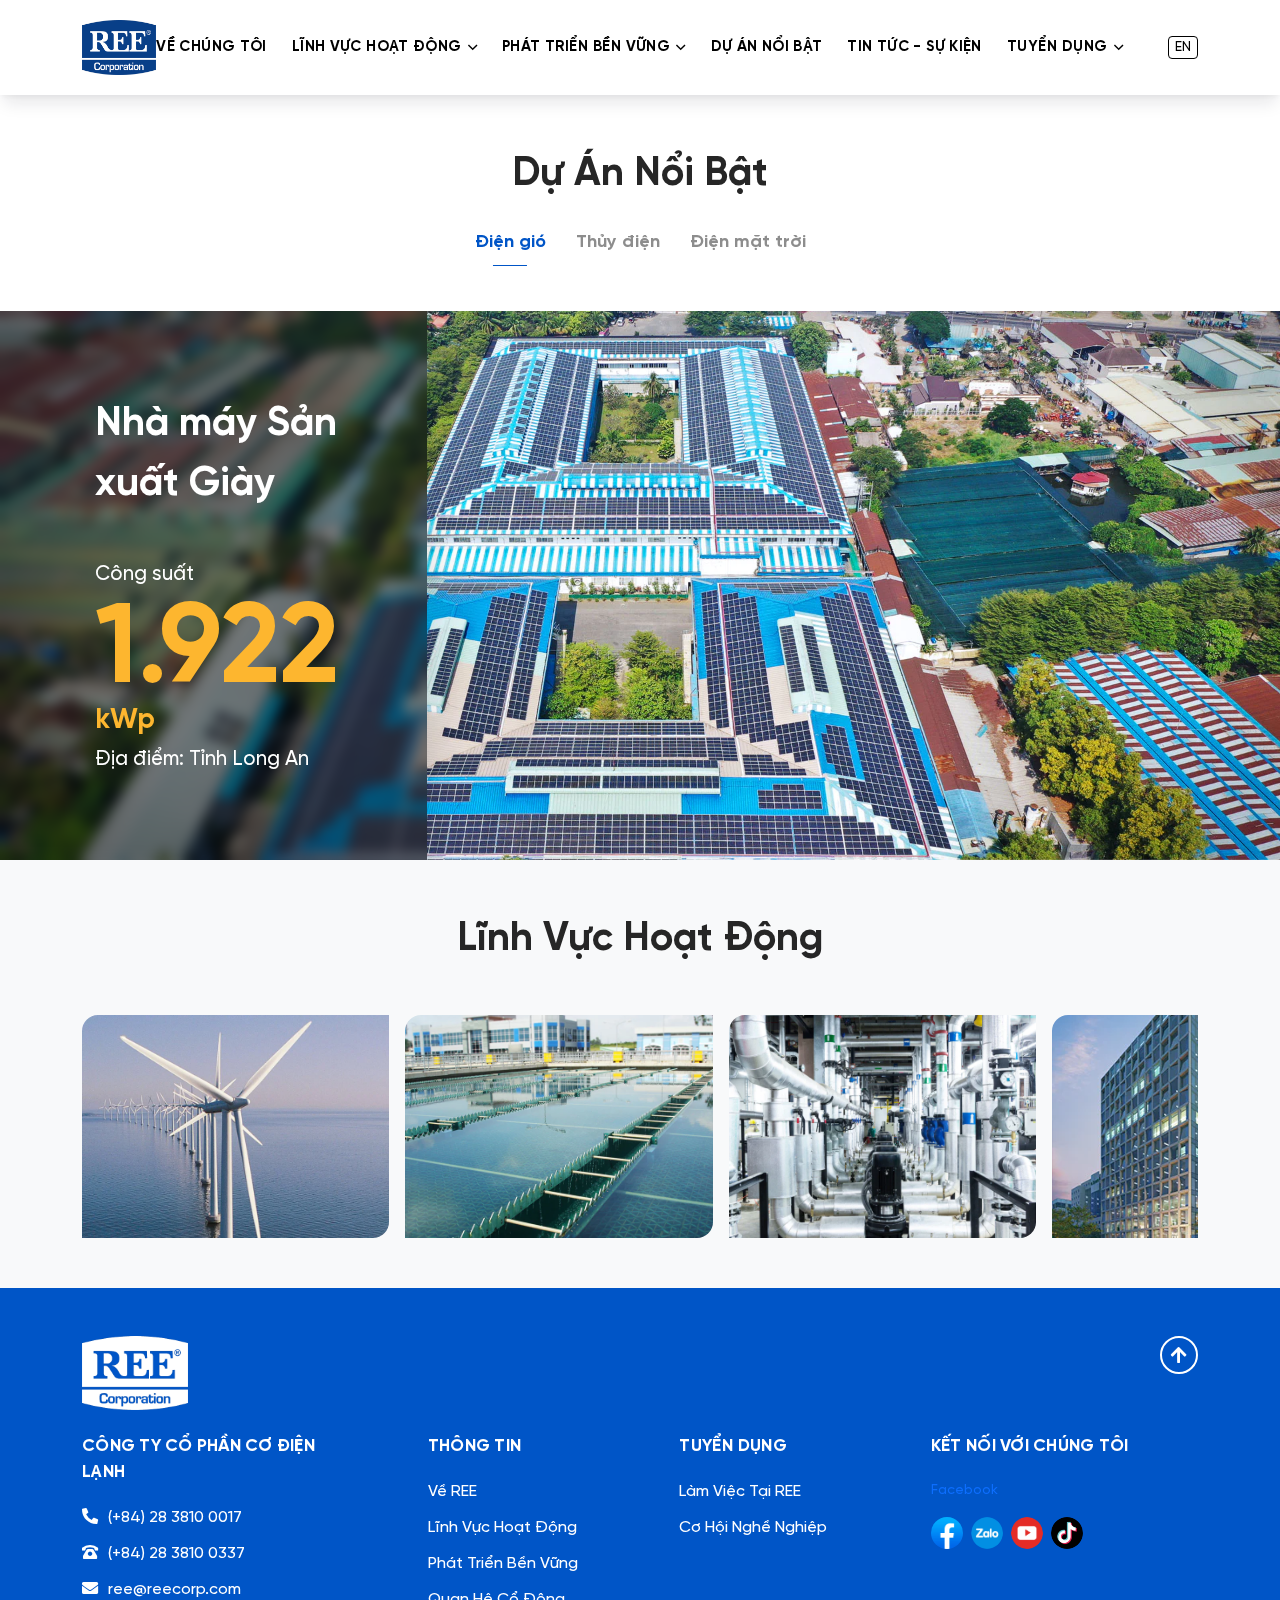
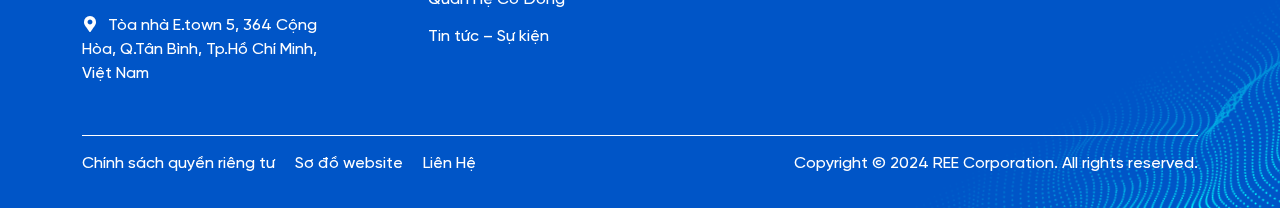
<file: du-an-noi-bat.html>
<!DOCTYPE html>
<html lang="vi">
<head>
    <meta charset="UTF-8">
    <meta name="viewport"
          content="width=device-width, user-scalable=no, initial-scale=1.0, maximum-scale=1.0, minimum-scale=1.0">

    <title>Template Default</title>
    <meta name="description" content="Template Default">
    <meta name="author" content="">

    <meta property="og:title" content="Template Default">
    <meta property="og:type" content="website">
    <meta property="og:url" content="">
    <meta property="og:description" content="Template Default">
    <meta property="og:image" content="./assets/images/logo.png">

    <link rel="preconnect" href="https://fonts.googleapis.com">
    <link rel="preconnect" href="https://fonts.gstatic.com" crossorigin>
    <link rel="preconnect" href="https://fonts.googleapis.com">
    <link rel="preconnect" href="https://fonts.gstatic.com" crossorigin>
    <link href="https://fonts.googleapis.com/css2?family=Inter:wght@100..900&display=swap" rel="stylesheet">


    <link rel="icon" href="./assets/images/favicon.png">
    <link rel="apple-touch-icon" href="./assets/images/favicon.png">
    <link rel="stylesheet" href="./assets/plugins/bootstrap/css/bootstrap.min.css">
    <link rel="stylesheet" href="./assets/plugins/swiper/swiper-bundle.min.css">
    <link rel="stylesheet" href="./assets/plugins/fancybox/fancybox.min.css">
    <link rel="stylesheet" href="./assets/fonts/fontawesome/css/all.min.css">
    <link rel="stylesheet" href="./assets/css/base.css">
    <link rel="stylesheet" href="./assets/css/style.css">
    <link rel="stylesheet" href="./assets/css/responsive.css">

    <style>
        :root {
            --primary-color: #0055C7;
            --primary-hover: #0149A9;
            --primary-rgb: 0, 85, 199;
            --secondary-color: #FDB62F;
            --secondary-hover: #eca826;
            --secondary-rgb: 253, 182, 47;
        }
    </style>
</head>
<body class="is-page">

<div id="header" class="header">
    <div class="container">
        <div class="header-inner">
            <div class="header-logo">
                <a href="" class="d-inline-block align-middle">
                    <img src="./assets/images/logo.png" class="mw-100 w-auto" alt="">
                </a>
            </div>
            <div class="header-navigation" id="header-navigation">
                <ul>
                    <li>
                        <a href="">
                            VỀ CHÚNG TÔI
                        </a>
                    </li>
                    <li>
                        <a href="">
                            LĨNH VỰC HOẠT ĐỘNG <i class="far fa-angle-down"></i>
                        </a>
                        <ul>
                            <li>
                                <a href="">Năng Lượng</a>
                            </li>
                            <li>
                                <a href="">Nước & Môi Trường</a>
                            </li>
                            <li>
                                <a href="">Cơ Điện Lạnh</a>
                            </li>
                            <li>
                                <a href="">Bất Động Sản</a>
                            </li>
                            <li>
                                <a href="">Dự Án Nổi Bật</a>
                            </li>
                        </ul>
                    </li>
                    <li>
                        <a href="">
                            PHÁT TRIỂN BỀN VỮNG <i class="far fa-angle-down"></i>
                        </a>
                        <ul>
                            <li>
                                <a href="">Năng Lượng</a>
                            </li>
                            <li>
                                <a href="">Nước & Môi Trường</a>
                            </li>
                            <li>
                                <a href="">Cơ Điện Lạnh</a>
                            </li>
                            <li>
                                <a href="">Bất Động Sản</a>
                            </li>
                            <li>
                                <a href="">Dự Án Nổi Bật</a>
                            </li>
                        </ul>
                    </li>
                    <li>
                        <a href="">
                            DỰ ÁN NỔI BẬT
                        </a>
                    </li>
                    <li>
                        <a href="">
                            TIN TỨC - SỰ KIỆN
                        </a>
                    </li>
                    <li>
                        <a href="">
                            TUYỂN DỤNG <i class="far fa-angle-down"></i>
                        </a>
                        <ul>
                            <li>
                                <a href="">Năng Lượng</a>
                            </li>
                            <li>
                                <a href="">Nước & Môi Trường</a>
                            </li>
                            <li>
                                <a href="">Cơ Điện Lạnh</a>
                            </li>
                            <li>
                                <a href="">Bất Động Sản</a>
                            </li>
                            <li>
                                <a href="">Dự Án Nổi Bật</a>
                            </li>
                        </ul>
                    </li>
                </ul>
                <span class="header-navigation_line" id="header-navigation_line"></span>
            </div>
            <div class="header-toolbar">
                <div class="header-language">
                    <a href="" class="header-language_link">
                        EN
                    </a>
                </div>
                <div class="header-hamburger d-flex d-lg-none">
                    <span class="hamburger-button" id="hamburger-button">
                        <i></i>
                        <i></i>
                        <i></i>
                    </span>
                </div>
            </div>
        </div>
    </div>
    <div class="header-overlay" id="header-overlay"></div>
</div>


<div id="main" class="main">
    <div class="section-gap pb-0">
        <div class="container">
            <div class="section-heading section-heading_center">
                <div class="heading-title">
                    Dự Án Nổi Bật
                </div>
                <div class="heading-tab">
                    <a href="" class="heading-tab_link active">
                        Điện gió
                    </a>
                    <a href="" class="heading-tab_link">
                        Thủy điện
                    </a>
                    <a href="" class="heading-tab_link">
                        Điện mặt trời
                    </a>
                </div>
            </div>
        </div>
        <div class="slider-theme slider-project position-relative" id="slider-project">
            <div class="swiper">
                <div class="swiper-wrapper">
                    <div class="swiper-slide h-auto">
                        <div class="project-item position-relative">
                            <div class="project-image">
                                <div class="ratio ratio-21x9">
                                    <img src="./assets/images/project/project-1.webp" class="img-fluid w-100" alt="">
                                </div>
                            </div>
                            <div class="project-content position-absolute start-0 top-0 zi-2">
                                <div class="project-content_title">
                                    Nhà máy Sản xuất Giày
                                </div>
                                <div class="project-content_desc">
                                    <div class="project-content_text">
                                        Công suất
                                    </div>
                                    <div class="project-content_number">
                                        <span>1.922</span>
                                        kWp
                                    </div>
                                    <div class="project-content_text">
                                        Địa điểm: Tỉnh Long An
                                    </div>
                                </div>
                            </div>
                        </div>
                    </div>
                    <div class="swiper-slide h-auto">
                        <div class="project-item position-relative">
                            <div class="project-image">
                                <div class="ratio ratio-21x9">
                                    <img src="./assets/images/project/project-2.webp" class="img-fluid w-100" alt="">
                                </div>
                            </div>
                            <div class="project-content position-absolute start-0 top-0 zi-2">
                                <div class="project-content_title">
                                    Nhà máy Nước
                                </div>
                                <div class="project-content_desc">
                                    <div class="project-content_text">
                                        Công suất
                                    </div>
                                    <div class="project-content_number">
                                        <span>1.140</span>
                                        kWp
                                    </div>
                                    <div class="project-content_text">
                                        Địa điểm: Thành phố Hồ Chí Minh
                                    </div>
                                </div>
                            </div>
                        </div>
                    </div>
                </div>
            </div>
            <div class='slider-navigation'>
                <div class='slider-navigation_button slider-navigation_prev'>
                    <i class='fal fa-chevron-left'></i>
                </div>
                <div class='slider-navigation_button slider-navigation_next'>
                    <i class='fal fa-chevron-right'></i>
                </div>
            </div>
        </div>
    </div>
	<div class="section-gap section-service bg-light">
		<div class="container">
			<div class="section-heading section-heading_center">
				<div class="heading-title">
					Lĩnh Vực Hoạt Động
				</div>
			</div>
			<div class="section-decor">
				<div class="slider-theme position-relative" id="slider-activities">
					<div class="swiper">
						<div class="swiper-wrapper">
							<div class="swiper-slide h-auto">
								<div class="service-item service-item_small h-100 pseudo overflow-hidden">
									<div class="service-image">
										<div class="ratio">
											<img src="./assets/images/service/service-1.webp" class="img-fluid" alt="">
										</div>
									</div>
									<div class="service-title text-center fw-bold text-uppercase text-white position-absolute top-0 start-0 h-100 w-100 zi-2 px-3 hstack justify-content-center">
										Năng lượng
									</div>
									<a href=""
									   class="stretched-link zi-3 position-absolute h-100 w-100 top-0 start-0"></a>
								</div>
							</div>
							<div class="swiper-slide h-auto">
								<div class="service-item service-item_small h-100 pseudo overflow-hidden">
									<div class="service-image">
										<div class="ratio">
											<img src="./assets/images/service/serivce-2.webp" class="img-fluid" alt="">
										</div>
									</div>
									<div class="service-title text-center fw-bold text-uppercase text-white position-absolute top-0 start-0 h-100 w-100 zi-2 px-3 hstack justify-content-center">
										Nước & môi trường
									</div>
									<a href=""
									   class="stretched-link zi-3 position-absolute h-100 w-100 top-0 start-0"></a>
								</div>
							</div>
							<div class="swiper-slide h-auto">
								<div class="service-item service-item_small h-100 pseudo overflow-hidden">
									<div class="service-image">
										<div class="ratio">
											<img src="./assets/images/service/service-3.webp" class="img-fluid" alt="">
										</div>
									</div>
									<div class="service-title text-center fw-bold text-uppercase text-white position-absolute top-0 start-0 h-100 w-100 zi-2 px-3 hstack justify-content-center">
										Cơ điện lạnh
									</div>
									<a href=""
									   class="stretched-link zi-3 position-absolute h-100 w-100 top-0 start-0"></a>
								</div>
							</div>
							<div class="swiper-slide h-auto">
								<div class="service-item service-item_small h-100 pseudo overflow-hidden">
									<div class="service-image">
										<div class="ratio">
											<img src="./assets/images/service/service-4.webp" class="img-fluid" alt="">
										</div>
									</div>
									<div class="service-title text-center fw-bold text-uppercase text-white position-absolute top-0 start-0 h-100 w-100 zi-2 px-3 hstack justify-content-center">
										Bất động sản
									</div>
									<a href=""
									   class="stretched-link zi-3 position-absolute h-100 w-100 top-0 start-0"></a>
								</div>
							</div>
						</div>
					</div>
				</div>
				<div class="decor-bottom">
					<img src="./assets/images/spiral-flower.png" class="img-fluid" alt="">
				</div>
			</div>
		</div>
	</div>
</div>

<footer id="footer" class="footer">
    <img src="./assets/images/bg-decor-footer.png" class="img-fluid footer-decor" alt="">
    <div class="container">
        <div class="position-relative">
            <div class="footer-top">
                <div class="row g-4">
                    <div class="col-12">
                        <div class="footer-logo">
                            <img src="./assets/images/logo-white.png" width="106" class="img-fluid" alt="">
                        </div>
                    </div>
                    <div class="col-12">
                        <div class="row g-lg-3 g-5 justify-content-between">
                            <div class="col-xl-3 col-lg-3 col-12">
                                <div class="footer-item">
                                    <div class="footer-title">
                                        CÔNG TY CỔ PHẦN CƠ ĐIỆN LẠNH
                                    </div>
                                    <div class="footer-list">
                                        <a href="" class="d-inline-block align-middle footer-list_item">
                                            <i class="fas fa-phone-alt"></i>
                                            (+84) 28 3810 0017
                                        </a>
                                        <a href="" class="d-inline-block align-middle footer-list_item">
                                            <i class="fas fa-phone-rotary"></i>
                                            (+84) 28 3810 0337
                                        </a>
                                        <a href="" class="d-inline-block align-middle footer-list_item">
                                            <i class="fas fa-envelope"></i>
                                            ree@reecorp.com
                                        </a>
                                        <a href="" class="d-inline-block align-middle footer-list_item">
                                            <i class="fas fa-map-marker-alt"></i>
                                            Tòa nhà E.town 5, 364 Cộng Hòa, Q.Tân Bình, Tp.Hồ Chí Minh, Việt Nam
                                        </a>
                                    </div>
                                </div>
                            </div>
                            <div class="col-xl-2 col-lg-3 col-6">
                                <div class="footer-item">
                                    <div class="footer-title">
                                        THÔNG TIN
                                    </div>
                                    <div class="footer-list">
                                        <a href="" class="d-inline-block align-middle footer-list_item">
                                            Về REE
                                        </a>
                                        <a href="" class="d-inline-block align-middle footer-list_item">
                                            Lĩnh Vực Hoạt Động
                                        </a>
                                        <a href="" class="d-inline-block align-middle footer-list_item">
                                            Phát Triển Bền Vững
                                        </a>
                                        <a href="" class="d-inline-block align-middle footer-list_item">
                                            Quan Hệ Cổ Đông
                                        </a>
                                        <a href="" class="d-inline-block align-middle footer-list_item">
                                            Tin tức – Sự kiện
                                        </a>
                                    </div>
                                </div>
                            </div>
                            <div class="col-xl-2 col-lg-3 col-6">
                                <div class="footer-item">
                                    <div class="footer-title">
                                        TUYỂN DỤNG
                                    </div>
                                    <div class="footer-list">
                                        <a href="" class="d-inline-block align-middle footer-list_item">
                                            Làm Việc Tại REE
                                        </a>
                                        <a href="" class="d-inline-block align-middle footer-list_item">
                                            Cơ Hội Nghề Nghiệp
                                        </a>
                                    </div>
                                </div>
                            </div>
                            <div class="col-xl-3 col-lg-3 col-12">
                                <div class="footer-item">
                                    <div class="footer-title">
                                        Kết nối với chúng tôi
                                    </div>
                                    <div class="footer-iframe">
                                        <div class="fb-page" data-href="https://www.facebook.com/nencersoftware"
                                             data-tabs="timeline" data-width="" data-height="130"
                                             data-small-header="false"
                                             data-adapt-container-width="true" data-hide-cover="false"
                                             data-show-facepile="true">
                                            <blockquote cite="https://www.facebook.com/nencersoftware"
                                                        class="fb-xfbml-parse-ignore"><a
                                                    href="https://www.facebook.com/nencersoftware">Facebook</a>
                                            </blockquote>
                                        </div>
                                    </div>
                                    <div class="footer-social">
                                        <a href="" class="footer-social_item">
                                            <img src="./assets/images/social/facebook.png"
                                                 class="rounded-circle img-fluid"
                                                 alt="">
                                        </a>
                                        <a href="" class="footer-social_item">
                                            <img src="./assets/images/social/zalo.png" class="rounded-circle img-fluid"
                                                 alt="">
                                        </a>
                                        <a href="" class="footer-social_item">
                                            <img src="./assets/images/social/youtube.png"
                                                 class="rounded-circle img-fluid"
                                                 alt="">
                                        </a>
                                        <a href="" class="footer-social_item">
                                            <img src="./assets/images/social/tiktok.png"
                                                 class="rounded-circle img-fluid"
                                                 alt="">
                                        </a>
                                    </div>
                                </div>
                            </div>
                        </div>
                    </div>
                </div>
            </div>
            <div class="footer-bottom">
                <div class="row g-3">
                    <div class="col-lg-6">
                        <div class="footer-navigation">
                            <a href="" class="footer-navigation_item d-inline-block align-middle">
                                Chính sách quyền riêng tư
                            </a>
                            <a href="" class="footer-navigation_item d-inline-block align-middle">
                                Sơ đồ website
                            </a>
                            <a href="" class="footer-navigation_item d-inline-block align-middle">
                                Liên Hệ
                            </a>
                        </div>
                    </div>
                    <div class="col-lg-6 text-lg-end text-center text-white">
                        Copyright © 2024 REE Corporation. All rights reserved.
                    </div>
                </div>
            </div>
            <div class="footer-scroll">
                <button type="button" class="button-scroll" id="scrollTop">
                    <i class="fas fa-arrow-up"></i>
                </button>
            </div>
        </div>
    </div>
</footer>

<script type="text/javascript" src="./assets/plugins/jquery.min.js"></script>
<script type="text/javascript"
        src="./assets/plugins/bootstrap/js/bootstrap.bundle.min.js"></script>
<script type="text/javascript" src="./assets/plugins/swiper/swiper-bundle.min.js"></script>
<script type="text/javascript" src="./assets/plugins/fancybox/fancybox.min.js"></script>
<script type="text/javascript" src="./assets/js/app.js"></script>

<div id="fb-root"></div>
<script async defer crossorigin="anonymous" src="https://connect.facebook.net/vi_VN/sdk.js#xfbml=1&version=v19.0"
        nonce="eZ84RqM9"></script>
</body>
</html>
</file>
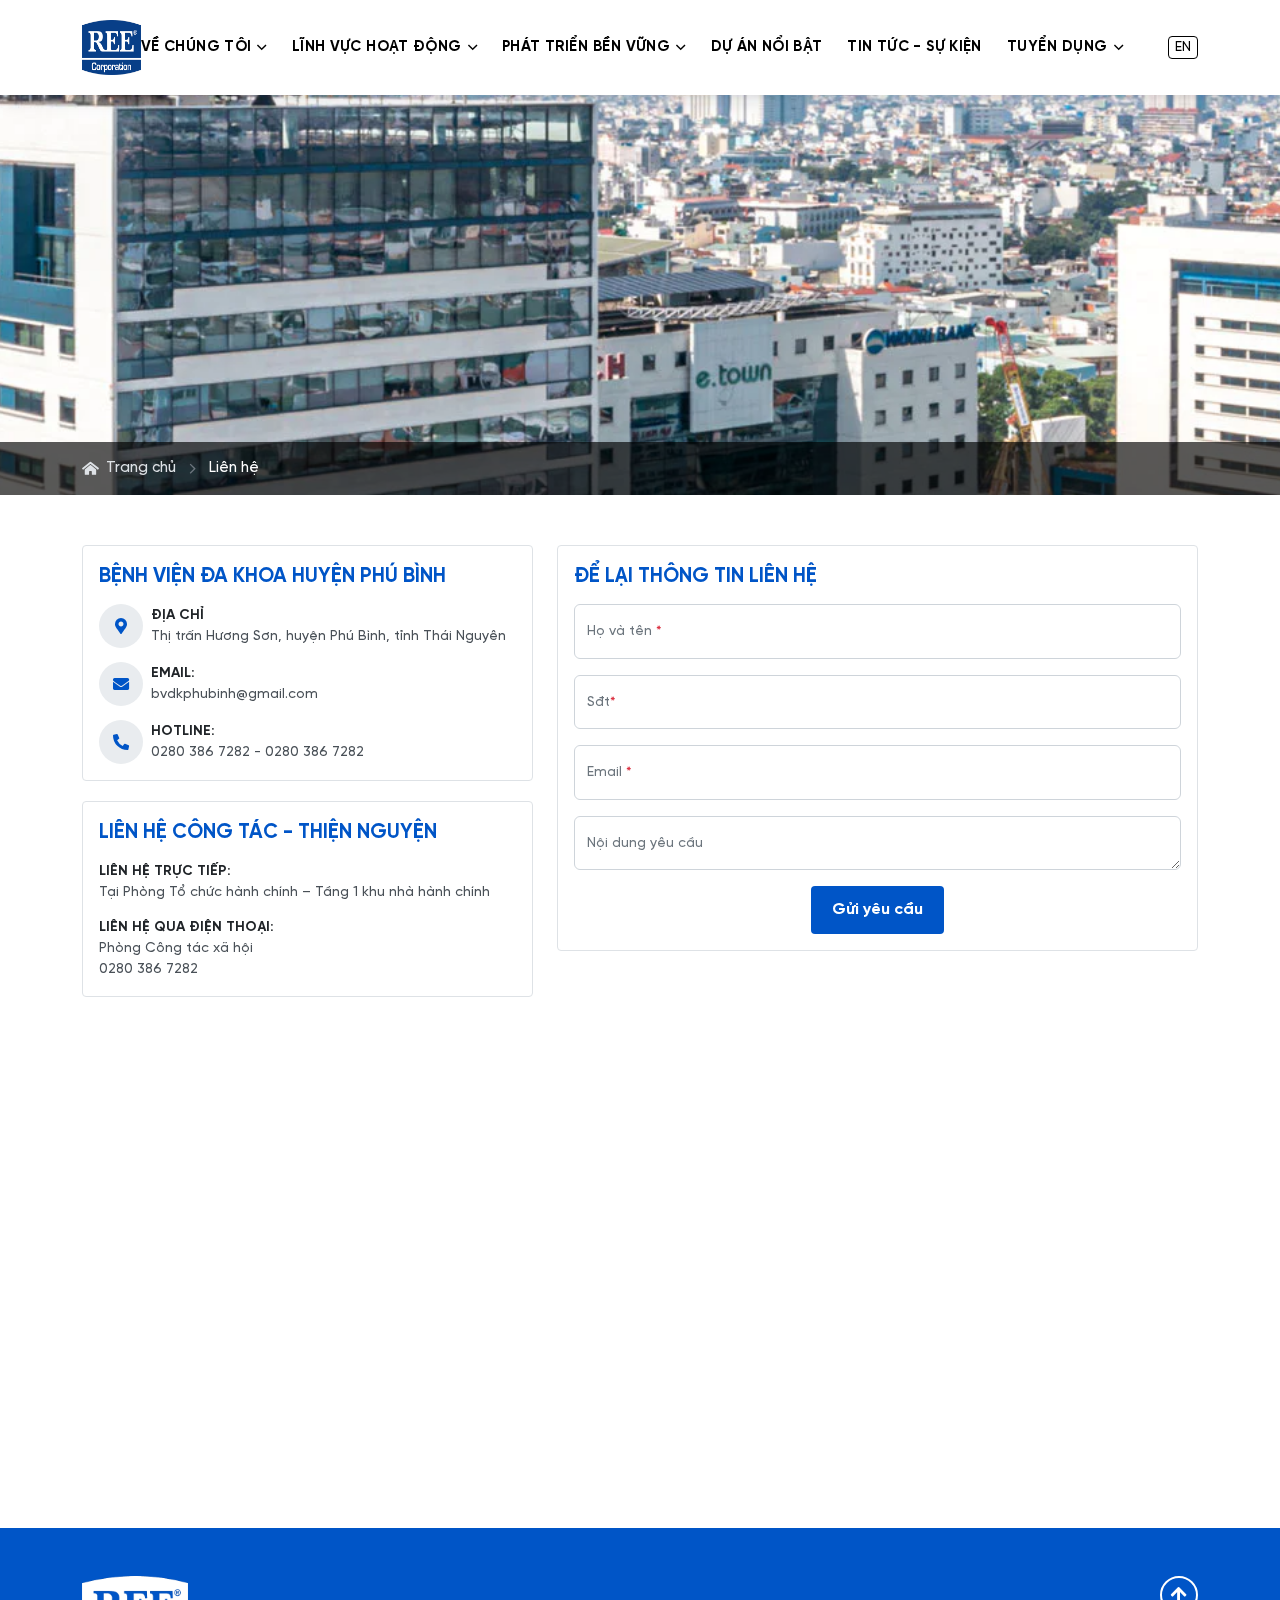
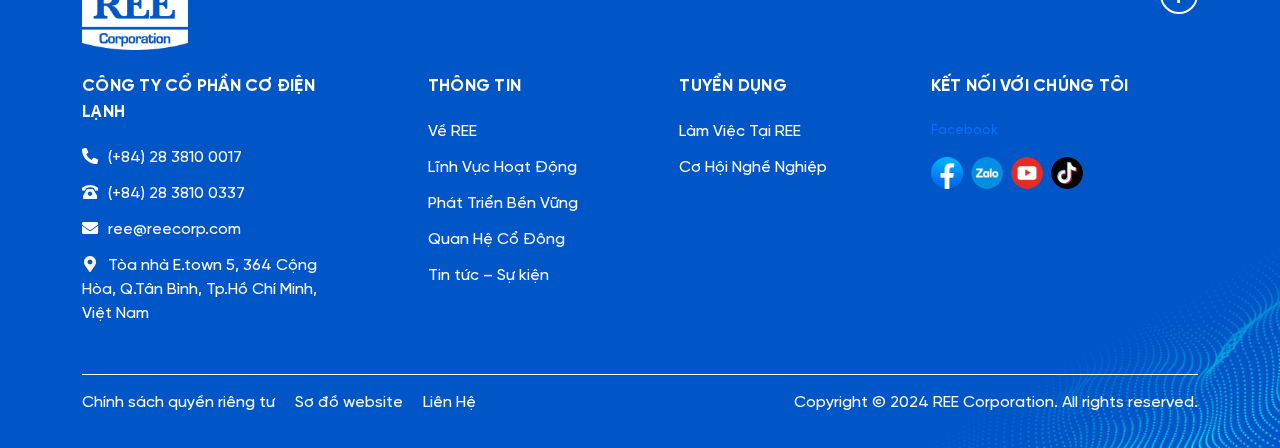
<file: lien-he.html>
<!DOCTYPE html>
<html lang="vi">
<head>
    <meta charset="UTF-8">
    <meta name="viewport"
          content="width=device-width, user-scalable=no, initial-scale=1.0, maximum-scale=1.0, minimum-scale=1.0">

    <title>Template Default</title>
    <meta name="description" content="Template Default">
    <meta name="author" content="">

    <meta property="og:title" content="Template Default">
    <meta property="og:type" content="website">
    <meta property="og:url" content="">
    <meta property="og:description" content="Template Default">
    <meta property="og:image" content="./assets/images/logo.png">

    <link rel="preconnect" href="https://fonts.googleapis.com">
    <link rel="preconnect" href="https://fonts.gstatic.com" crossorigin>
    <link rel="preconnect" href="https://fonts.googleapis.com">
    <link rel="preconnect" href="https://fonts.gstatic.com" crossorigin>
    <link href="https://fonts.googleapis.com/css2?family=Inter:wght@100..900&display=swap" rel="stylesheet">


    <link rel="icon" href="./assets/images/favicon.png">
    <link rel="apple-touch-icon" href="./assets/images/favicon.png">
    <link rel="stylesheet" href="./assets/plugins/bootstrap/css/bootstrap.min.css">
    <link rel="stylesheet" href="./assets/plugins/swiper/swiper-bundle.min.css">
    <link rel="stylesheet" href="./assets/plugins/fancybox/fancybox.min.css">
    <link rel="stylesheet" href="./assets/fonts/fontawesome/css/all.min.css">
    <link rel="stylesheet" href="./assets/css/base.css">
    <link rel="stylesheet" href="./assets/css/style.css">
    <link rel="stylesheet" href="./assets/css/responsive.css">

    <style>
        :root {
            --primary-color: #0055C7;
            --primary-hover: #0149A9;
            --primary-rgb: 0, 85, 199;
            --secondary-color: #FDB62F;
            --secondary-hover: #eca826;
            --secondary-rgb: 253, 182, 47;
        }
    </style>
</head>
<body class="is-page">

<div id="header" class="header">
    <div class="container">
        <div class="header-inner">
            <div class="header-logo">
                <a href="" class="d-inline-block align-middle">
                    <img src="./assets/images/logo.png" class="mw-100 w-auto" alt="">
                </a>
            </div>
            <div class="header-navigation" id="header-navigation">
                <ul>
                    <li>
                        <a href="">
                            VỀ CHÚNG TÔI <i class="far fa-angle-down"></i>
                        </a>
                    </li>
                    <li>
                        <a href="">
                            LĨNH VỰC HOẠT ĐỘNG <i class="far fa-angle-down"></i>
                        </a>
                        <ul>
                            <li>
                                <a href="">Năng Lượng</a>
                            </li>
                            <li>
                                <a href="">Nước & Môi Trường</a>
                            </li>
                            <li>
                                <a href="">Cơ Điện Lạnh</a>
                            </li>
                            <li>
                                <a href="">Bất Động Sản</a>
                            </li>
                            <li>
                                <a href="">Dự Án Nổi Bật</a>
                            </li>
                        </ul>
                    </li>
                    <li>
                        <a href="">
                            PHÁT TRIỂN BỀN VỮNG <i class="far fa-angle-down"></i>
                        </a>
                        <ul>
                            <li>
                                <a href="">Năng Lượng</a>
                            </li>
                            <li>
                                <a href="">Nước & Môi Trường</a>
                            </li>
                            <li>
                                <a href="">Cơ Điện Lạnh</a>
                            </li>
                            <li>
                                <a href="">Bất Động Sản</a>
                            </li>
                            <li>
                                <a href="">Dự Án Nổi Bật</a>
                            </li>
                        </ul>
                    </li>
                    <li>
                        <a href="">
                            DỰ ÁN NỔI BẬT
                        </a>
                    </li>
                    <li>
                        <a href="">
                            TIN TỨC - SỰ KIỆN
                        </a>
                    </li>
                    <li>
                        <a href="">
                            TUYỂN DỤNG <i class="far fa-angle-down"></i>
                        </a>
                        <ul>
                            <li>
                                <a href="">Năng Lượng</a>
                            </li>
                            <li>
                                <a href="">Nước & Môi Trường</a>
                            </li>
                            <li>
                                <a href="">Cơ Điện Lạnh</a>
                            </li>
                            <li>
                                <a href="">Bất Động Sản</a>
                            </li>
                            <li>
                                <a href="">Dự Án Nổi Bật</a>
                            </li>
                        </ul>
                    </li>
                </ul>
                <span class="header-navigation_line" id="header-navigation_line"></span>
            </div>
            <div class="header-toolbar">
                <div class="header-language">
                    <a href="" class="header-language_link">
                        EN
                    </a>
                </div>
                <div class="header-hamburger d-flex d-lg-none">
                    <span class="hamburger-button" id="hamburger-button">
                        <i></i>
                        <i></i>
                        <i></i>
                    </span>
                </div>
            </div>
        </div>
    </div>
    <div class="header-overlay" id="header-overlay"></div>
</div>


<div id="main" class="main">
    <div class="section-breadcrumb background-cover"
         style="background-image: url('./assets/images/bg-contact.webp')">
        <div class="breadcrumb-inner">
            <div class="container">
                <ol class="breadcrumb mb-0">
                    <li class="breadcrumb-item">
                        <a href="#"><i class="fas fa-home-alt me-1"></i>Trang chủ</a>
                    </li>
                    <li class="breadcrumb-item">
                        Liên hệ
                    </li>
                </ol>
            </div>
        </div>
    </div>
    <div class="section-gap">
        <div class="container">
            <div class="row g-4">
                <div class="col-lg-5">
                    <div class="section-card card">
                        <div class="card-body p-3">
                            <div class="card-title">
                                Bệnh Viện Đa Khoa Huyện Phú Bình
                            </div>
                            <div class="card-desc">
                                <div class="card-desc_item">
                                    <div class="icon">
                                        <i class="fas fa-map-marker-alt"></i>
                                    </div>
                                    <div class="content">
                                        <div class="title">
                                            Địa chỉ
                                        </div>
                                        <div class="text">
                                            Thị trấn Hương Sơn, huyện Phú Bình, tỉnh Thái Nguyên
                                        </div>
                                    </div>
                                </div>
                                <div class="card-desc_item">
                                    <div class="icon">
                                        <i class="fas fa-envelope"></i>
                                    </div>
                                    <div class="content">
                                        <div class="title">
                                            Email:
                                        </div>
                                        <div class="text">
                                            <a href="mailto:bvdkphubinh@gmail.com">
                                                bvdkphubinh@gmail.com
                                            </a>
                                        </div>
                                    </div>
                                </div>
                                <div class="card-desc_item">
                                    <div class="icon">
                                        <i class="fas fa-phone-alt"></i>
                                    </div>
                                    <div class="content">
                                        <div class="title">
                                            Hotline:
                                        </div>
                                        <div class="text">
                                            <a href="tel: 0280 386 7282">
                                                0280 386 7282
                                            </a>
                                            -
                                            <a href="tel:0280 386 7282">
                                                0280 386 7282
                                            </a>
                                        </div>
                                    </div>
                                </div>
                            </div>
                        </div>
                    </div>
                    <div class="section-card card">
                        <div class="card-body p-3">
                            <div class="card-title">
                                Liên hệ công tác - Thiện nguyện
                            </div>
                            <div class="card-desc">
                                <div class="card-desc_item">
                                    <div class="content">
                                        <div class="title">
                                            LIÊN HỆ TRỰC TIẾP:
                                        </div>
                                        <div class="text">
                                            <p>Tại Phòng Tổ chức hành chính – Tầng 1 khu nhà hành chính</p>
                                        </div>
                                    </div>
                                </div>
                                <div class="card-desc_item">
                                    <div class="content">
                                        <div class="title">
                                            LIÊN HỆ QUA ĐIỆN THOẠI:
                                        </div>
                                        <div class="text">
                                            <p>Phòng Công tác xã hội<br>
                                                0280 386 7282</p>
                                        </div>
                                    </div>
                                </div>
                            </div>
                        </div>
                    </div>
                </div>
                <div class="col-lg-7">
                    <div class="section-card card">
                        <div class="card-body p-3">
                            <div class="card-title">
                                ĐỂ LẠI THÔNG TIN LIÊN HỆ
                            </div>
                            <div class="section-form">
                                <form id="" method="POST" action="https://phubinh.nencer.com/send-request">
                                    <input type="hidden" name="_token" value="hiRG8iz4Dum2OOZbVdDA2CNfGx0kuDY0SCm12OOM">
                                    <div class="row g-3">
                                        <div class="col-12">
                                            <div class="form-floating">
                                                <input type="text" placeholder="Họ và tên"
                                                       class="form-control section-form_input" name="name" required=""
                                                       id="input-1">
                                                <label for="input-1" class="section-form_label">
                                                    Họ và tên <span class="text-danger">*</span>
                                                </label>
                                            </div>
                                        </div>
                                        <div class="col-12">
                                            <div class="form-floating">
                                                <input type="tel" placeholder="Sđt"
                                                       class="form-control section-form_input"
                                                       name="" id="input-3">
                                                <label for="input-3" class="section-form_label">
                                                    Sđt<span class="text-danger">*</span>
                                                </label>
                                            </div>
                                        </div>
                                        <div class="col-12">
                                            <div class="form-floating">
                                                <input type="email" placeholder="Email" name="email"
                                                       class="form-control section-form_input" id="input-4">
                                                <label for="input-4" class="section-form_label">
                                                    Email <span class="text-danger">*</span>
                                                </label>
                                            </div>
                                        </div>
                                        <div class="col-12">
                                            <div class="form-floating">
                                            <textarea name="message" id="input-5"
                                                      class="form-control section-form_input"
                                                      placeholder="Nội dung yêu cầu"></textarea>
                                                <label for="input-5" class="section-form_label">
                                                    Nội dung yêu cầu
                                                </label>
                                            </div>
                                        </div>
                                        <div class="col-12">
                                            <div class="text-center">
                                                <button type="submit" id="submitContact"
                                                        class="button-theme button-theme_primary">
                                                    Gửi yêu cầu
                                                </button>
                                            </div>
                                        </div>
                                    </div>
                                </form>
                            </div>
                        </div>
                    </div>
                </div>
                <div class="col-lg-12">
                    <iframe src="https://www.google.com/maps/embed?pb=!1m14!1m8!1m3!1d14852.551227659871!2d105.9746394!3d21.4631088!3m2!1i1024!2i768!4f13.1!3m3!1m2!1s0x31353d543895535f%3A0xc839f0c82c7e0c05!2zQuG7h25oIHZp4buHbiDEkGEga2hvYSBIdXnhu4duIFBow7ogQsOsbmg!5e0!3m2!1svi!2s!4v1710227119715!5m2!1svi!2s"
                            width="100%" height="450" style="border:0;" allowfullscreen="" loading="lazy"
                            referrerpolicy="no-referrer-when-downgrade"></iframe>
                </div>
            </div>
        </div>
    </div>
</div>

<footer id="footer" class="footer">
    <img src="./assets/images/bg-decor-footer.png" class="img-fluid footer-decor" alt="">
    <div class="container">
        <div class="position-relative">
            <div class="footer-top">
                <div class="row g-4">
                    <div class="col-12">
                        <div class="footer-logo">
                            <img src="./assets/images/logo-white.png" width="106" class="img-fluid" alt="">
                        </div>
                    </div>
                    <div class="col-12">
                        <div class="row g-lg-3 g-5 justify-content-between">
                            <div class="col-xl-3 col-lg-3 col-12">
                                <div class="footer-item">
                                    <div class="footer-title">
                                        CÔNG TY CỔ PHẦN CƠ ĐIỆN LẠNH
                                    </div>
                                    <div class="footer-list">
                                        <a href="" class="d-inline-block align-middle footer-list_item">
                                            <i class="fas fa-phone-alt"></i>
                                            (+84) 28 3810 0017
                                        </a>
                                        <a href="" class="d-inline-block align-middle footer-list_item">
                                            <i class="fas fa-phone-rotary"></i>
                                            (+84) 28 3810 0337
                                        </a>
                                        <a href="" class="d-inline-block align-middle footer-list_item">
                                            <i class="fas fa-envelope"></i>
                                            ree@reecorp.com
                                        </a>
                                        <a href="" class="d-inline-block align-middle footer-list_item">
                                            <i class="fas fa-map-marker-alt"></i>
                                            Tòa nhà E.town 5, 364 Cộng Hòa, Q.Tân Bình, Tp.Hồ Chí Minh, Việt Nam
                                        </a>
                                    </div>
                                </div>
                            </div>
                            <div class="col-xl-2 col-lg-3 col-6">
                                <div class="footer-item">
                                    <div class="footer-title">
                                        THÔNG TIN
                                    </div>
                                    <div class="footer-list">
                                        <a href="" class="d-inline-block align-middle footer-list_item">
                                            Về REE
                                        </a>
                                        <a href="" class="d-inline-block align-middle footer-list_item">
                                            Lĩnh Vực Hoạt Động
                                        </a>
                                        <a href="" class="d-inline-block align-middle footer-list_item">
                                            Phát Triển Bền Vững
                                        </a>
                                        <a href="" class="d-inline-block align-middle footer-list_item">
                                            Quan Hệ Cổ Đông
                                        </a>
                                        <a href="" class="d-inline-block align-middle footer-list_item">
                                            Tin tức – Sự kiện
                                        </a>
                                    </div>
                                </div>
                            </div>
                            <div class="col-xl-2 col-lg-3 col-6">
                                <div class="footer-item">
                                    <div class="footer-title">
                                        TUYỂN DỤNG
                                    </div>
                                    <div class="footer-list">
                                        <a href="" class="d-inline-block align-middle footer-list_item">
                                            Làm Việc Tại REE
                                        </a>
                                        <a href="" class="d-inline-block align-middle footer-list_item">
                                            Cơ Hội Nghề Nghiệp
                                        </a>
                                    </div>
                                </div>
                            </div>
                            <div class="col-xl-3 col-lg-3 col-12">
                                <div class="footer-item">
                                    <div class="footer-title">
                                        Kết nối với chúng tôi
                                    </div>
                                    <div class="footer-iframe">
                                        <div class="fb-page" data-href="https://www.facebook.com/nencersoftware"
                                             data-tabs="timeline" data-width="" data-height="130"
                                             data-small-header="false"
                                             data-adapt-container-width="true" data-hide-cover="false"
                                             data-show-facepile="true">
                                            <blockquote cite="https://www.facebook.com/nencersoftware"
                                                        class="fb-xfbml-parse-ignore"><a
                                                    href="https://www.facebook.com/nencersoftware">Facebook</a>
                                            </blockquote>
                                        </div>
                                    </div>
                                    <div class="footer-social">
                                        <a href="" class="footer-social_item">
                                            <img src="./assets/images/social/facebook.png"
                                                 class="rounded-circle img-fluid"
                                                 alt="">
                                        </a>
                                        <a href="" class="footer-social_item">
                                            <img src="./assets/images/social/zalo.png" class="rounded-circle img-fluid"
                                                 alt="">
                                        </a>
                                        <a href="" class="footer-social_item">
                                            <img src="./assets/images/social/youtube.png"
                                                 class="rounded-circle img-fluid"
                                                 alt="">
                                        </a>
                                        <a href="" class="footer-social_item">
                                            <img src="./assets/images/social/tiktok.png"
                                                 class="rounded-circle img-fluid"
                                                 alt="">
                                        </a>
                                    </div>
                                </div>
                            </div>
                        </div>
                    </div>
                </div>
            </div>
            <div class="footer-bottom">
                <div class="row g-3">
                    <div class="col-lg-6">
                        <div class="footer-navigation">
                            <a href="" class="footer-navigation_item d-inline-block align-middle">
                                Chính sách quyền riêng tư
                            </a>
                            <a href="" class="footer-navigation_item d-inline-block align-middle">
                                Sơ đồ website
                            </a>
                            <a href="" class="footer-navigation_item d-inline-block align-middle">
                                Liên Hệ
                            </a>
                        </div>
                    </div>
                    <div class="col-lg-6 text-lg-end text-center text-white">
                        Copyright © 2024 REE Corporation. All rights reserved.
                    </div>
                </div>
            </div>
            <div class="footer-scroll">
                <button type="button" class="button-scroll" id="scrollTop">
                    <i class="fas fa-arrow-up"></i>
                </button>
            </div>
        </div>
    </div>
</footer>

<script type="text/javascript" src="./assets/plugins/jquery.min.js"></script>
<script type="text/javascript"
        src="./assets/plugins/bootstrap/js/bootstrap.bundle.min.js"></script>
<script type="text/javascript" src="./assets/plugins/swiper/swiper-bundle.min.js"></script>
<script type="text/javascript" src="./assets/plugins/fancybox/fancybox.min.js"></script>
<script type="text/javascript" src="./assets/js/app.js"></script>

<div id="fb-root"></div>
<script async defer crossorigin="anonymous" src="https://connect.facebook.net/vi_VN/sdk.js#xfbml=1&version=v19.0"
        nonce="eZ84RqM9"></script>
</body>
</html>
</file>
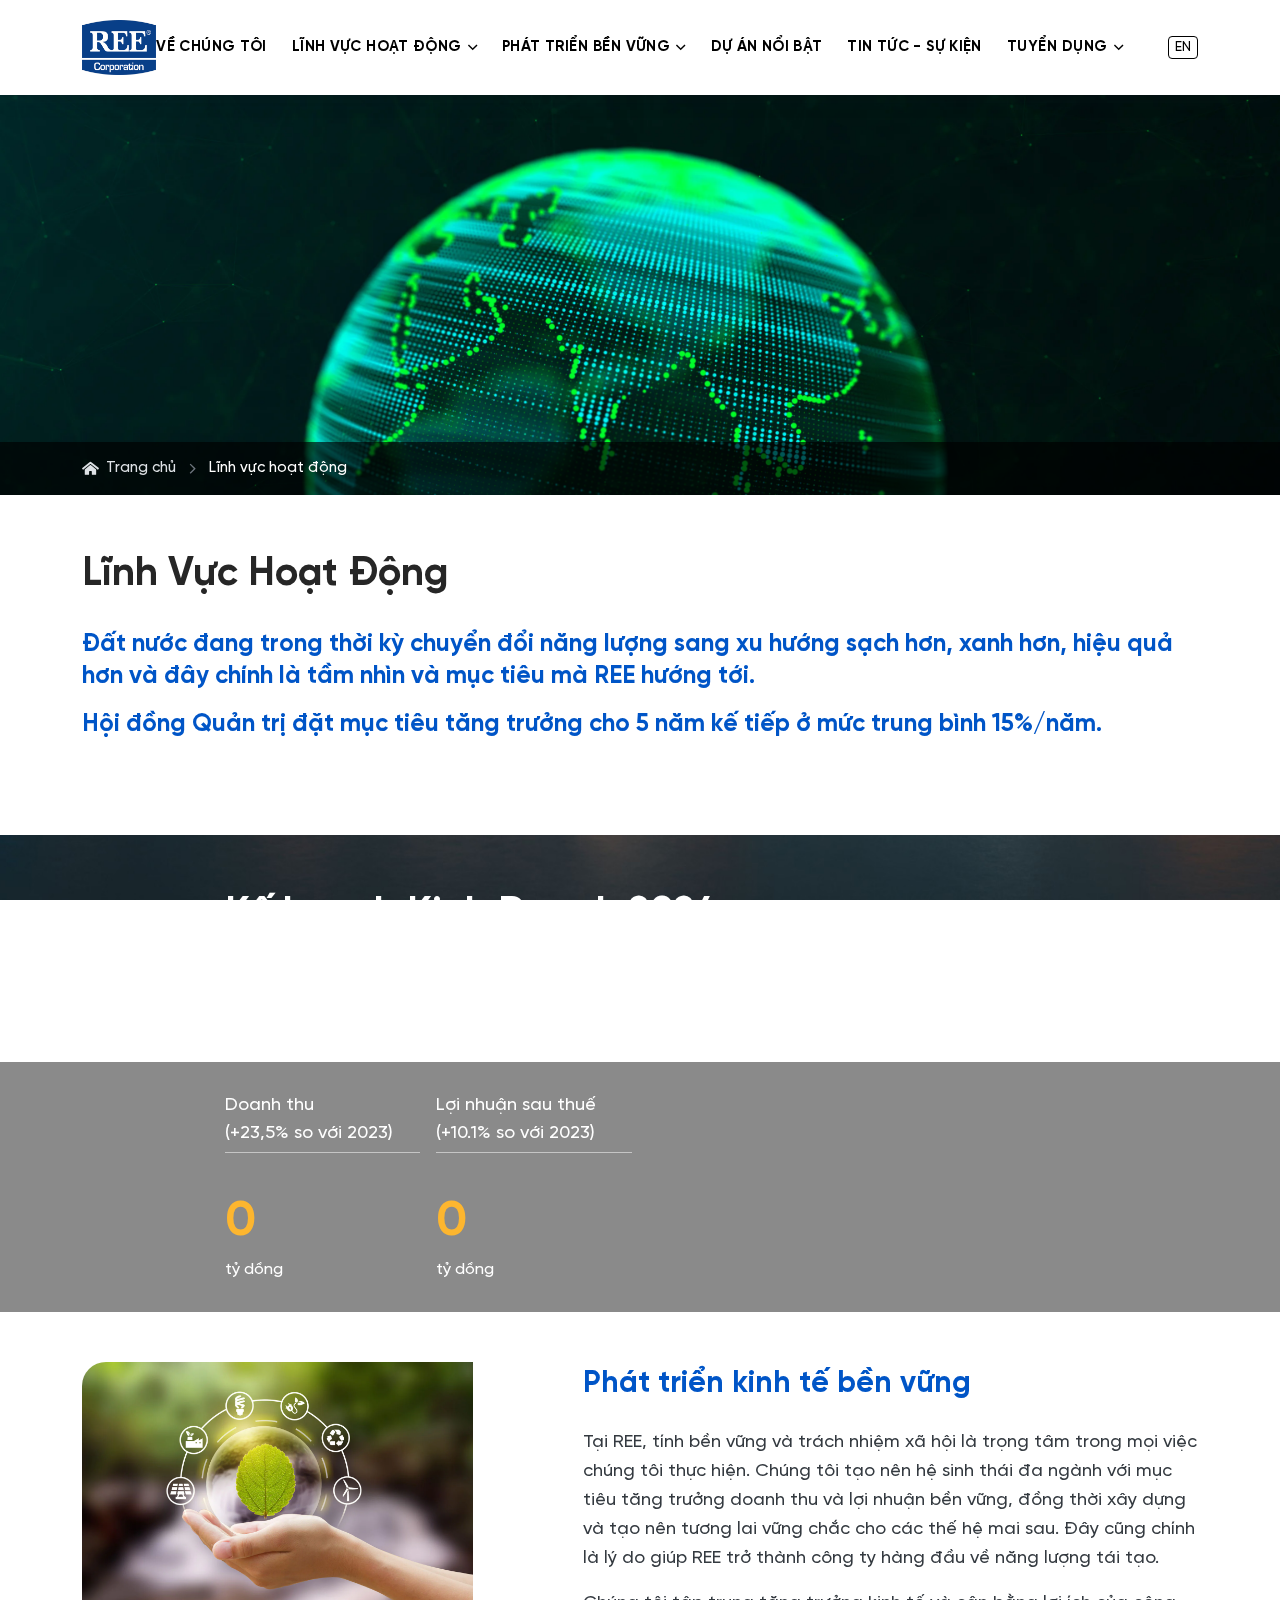
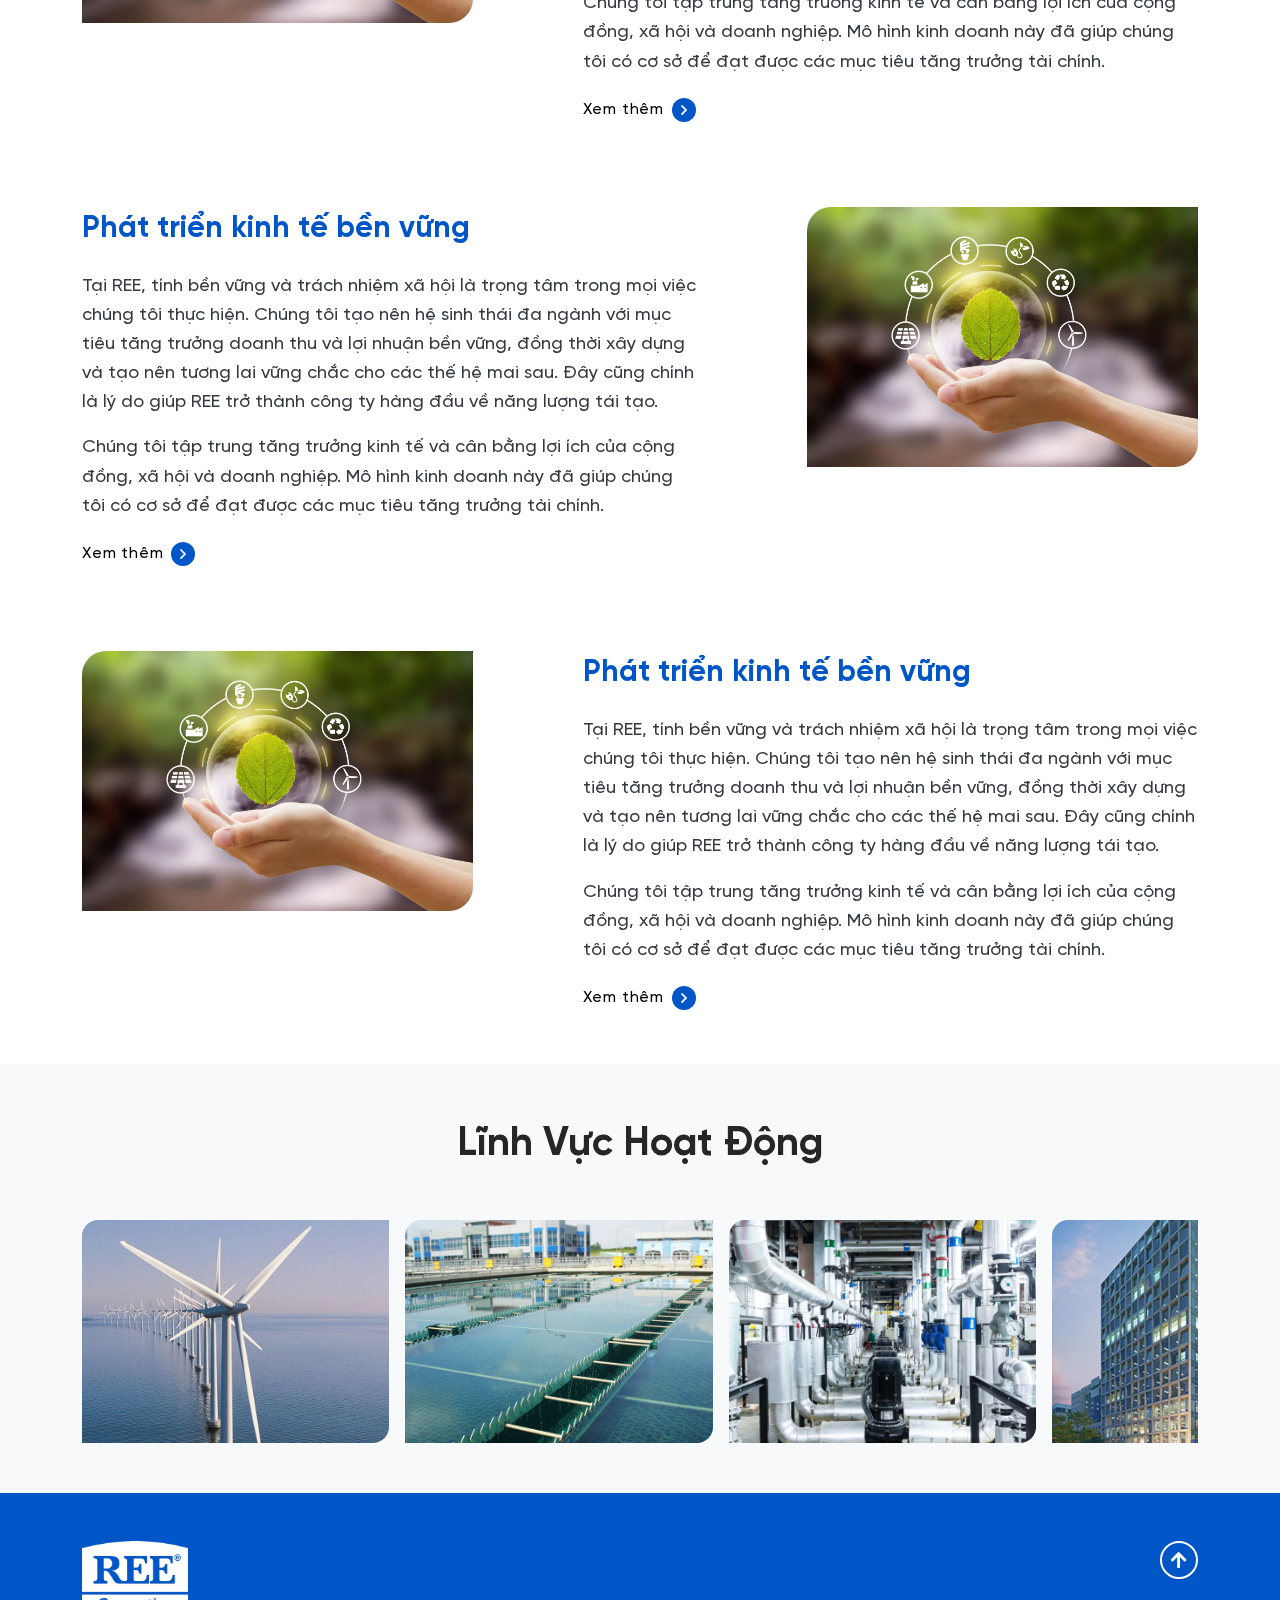
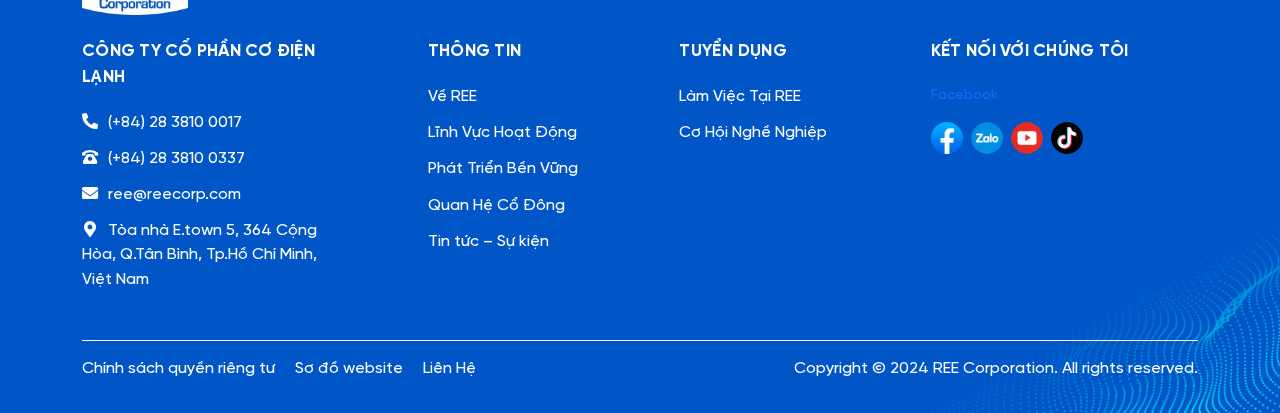
<file: linh-vuc-hoat-dong.html>
<!DOCTYPE html>
<html lang="vi">
<head>
    <meta charset="UTF-8">
    <meta name="viewport"
          content="width=device-width, user-scalable=no, initial-scale=1.0, maximum-scale=1.0, minimum-scale=1.0">

    <title>Template Default</title>
    <meta name="description" content="Template Default">
    <meta name="author" content="">

    <meta property="og:title" content="Template Default">
    <meta property="og:type" content="website">
    <meta property="og:url" content="">
    <meta property="og:description" content="Template Default">
    <meta property="og:image" content="./assets/images/logo.png">

    <link rel="preconnect" href="https://fonts.googleapis.com">
    <link rel="preconnect" href="https://fonts.gstatic.com" crossorigin>
    <link rel="preconnect" href="https://fonts.googleapis.com">
    <link rel="preconnect" href="https://fonts.gstatic.com" crossorigin>
    <link href="https://fonts.googleapis.com/css2?family=Inter:wght@100..900&display=swap" rel="stylesheet">


    <link rel="icon" href="./assets/images/favicon.png">
    <link rel="apple-touch-icon" href="./assets/images/favicon.png">
    <link rel="stylesheet" href="./assets/plugins/bootstrap/css/bootstrap.min.css">
    <link rel="stylesheet" href="./assets/plugins/swiper/swiper-bundle.min.css">
    <link rel="stylesheet" href="./assets/plugins/fancybox/fancybox.min.css">
    <link rel="stylesheet" href="./assets/fonts/fontawesome/css/all.min.css">
    <link rel="stylesheet" href="./assets/css/base.css">
    <link rel="stylesheet" href="./assets/css/style.css">
    <link rel="stylesheet" href="./assets/css/responsive.css">

    <style>
        :root {
            --primary-color: #0055C7;
            --primary-hover: #0149A9;
            --primary-rgb: 0, 85, 199;
            --secondary-color: #FDB62F;
            --secondary-hover: #eca826;
            --secondary-rgb: 253, 182, 47;
        }
    </style>
</head>
<body class="is-page">

<div id="header" class="header">
    <div class="container">
        <div class="header-inner">
            <div class="header-logo">
                <a href="" class="d-inline-block align-middle">
                    <img src="./assets/images/logo.png" class="mw-100 w-auto" alt="">
                </a>
            </div>
            <div class="header-navigation" id="header-navigation">
                <ul>
                    <li>
                        <a href="">
                            VỀ CHÚNG TÔI
                        </a>
                    </li>
                    <li>
                        <a href="">
                            LĨNH VỰC HOẠT ĐỘNG <i class="far fa-angle-down"></i>
                        </a>
                        <ul>
                            <li>
                                <a href="">Năng Lượng</a>
                            </li>
                            <li>
                                <a href="">Nước & Môi Trường</a>
                            </li>
                            <li>
                                <a href="">Cơ Điện Lạnh</a>
                            </li>
                            <li>
                                <a href="">Bất Động Sản</a>
                            </li>
                            <li>
                                <a href="">Dự Án Nổi Bật</a>
                            </li>
                        </ul>
                    </li>
                    <li>
                        <a href="">
                            PHÁT TRIỂN BỀN VỮNG <i class="far fa-angle-down"></i>
                        </a>
                        <ul>
                            <li>
                                <a href="">Năng Lượng</a>
                            </li>
                            <li>
                                <a href="">Nước & Môi Trường</a>
                            </li>
                            <li>
                                <a href="">Cơ Điện Lạnh</a>
                            </li>
                            <li>
                                <a href="">Bất Động Sản</a>
                            </li>
                            <li>
                                <a href="">Dự Án Nổi Bật</a>
                            </li>
                        </ul>
                    </li>
                    <li>
                        <a href="">
                            DỰ ÁN NỔI BẬT
                        </a>
                    </li>
                    <li>
                        <a href="">
                            TIN TỨC - SỰ KIỆN
                        </a>
                    </li>
                    <li>
                        <a href="">
                            TUYỂN DỤNG <i class="far fa-angle-down"></i>
                        </a>
                        <ul>
                            <li>
                                <a href="">Năng Lượng</a>
                            </li>
                            <li>
                                <a href="">Nước & Môi Trường</a>
                            </li>
                            <li>
                                <a href="">Cơ Điện Lạnh</a>
                            </li>
                            <li>
                                <a href="">Bất Động Sản</a>
                            </li>
                            <li>
                                <a href="">Dự Án Nổi Bật</a>
                            </li>
                        </ul>
                    </li>
                </ul>
                <span class="header-navigation_line" id="header-navigation_line"></span>
            </div>
            <div class="header-toolbar">
                <div class="header-language">
                    <a href="" class="header-language_link">
                        EN
                    </a>
                </div>
                <div class="header-hamburger d-flex d-lg-none">
                    <span class="hamburger-button" id="hamburger-button">
                        <i></i>
                        <i></i>
                        <i></i>
                    </span>
                </div>
            </div>
        </div>
    </div>
    <div class="header-overlay" id="header-overlay"></div>
</div>


<div id="main" class="main">
    <div class="section-breadcrumb background-cover"
         style="background-image: url('./assets/images/bg-breadcrumb.webp')">
        <div class="breadcrumb-inner">
            <div class="container">
                <ol class="breadcrumb mb-0">
                    <li class="breadcrumb-item">
                        <a href="#"><i class="fas fa-home-alt me-1"></i>Trang chủ</a>
                    </li>
                    <li class="breadcrumb-item">
                        Lĩnh vực hoạt động
                    </li>
                </ol>
            </div>
        </div>
    </div>
    <div class="section-gap">
        <div class="section-description">
            <div class="container">
                <div class="section-heading">
                    <div class="heading-title">
                        Lĩnh Vực Hoạt Động
                    </div>
                    <div class="heading-sub">
                        <p>
                            Đất nước đang trong thời kỳ chuyển đổi năng lượng sang xu hướng sạch hơn, xanh hơn, hiệu quả
                            hơn và đây chính là tầm nhìn và mục tiêu mà REE hướng tới.
                        </p>
                        <p>
                            Hội đồng Quản trị đặt mục tiêu tăng trưởng cho 5 năm kế tiếp ở mức trung bình 15%/năm.
                        </p>
                    </div>
                </div>
            </div>
        </div>
    </div>
    <div class="section-gap pb-0 section-counter background-cover"
         style="background-image: url('./assets/images/bg-counter.jpg')">
        <div class="container">
            <div class="row justify-content-center">
                <div class="col-lg-9">
                    <div class="section-heading section-heading_white">
                        <div class="heading-title">
                            Kế hoạch Kinh Doanh 2024
                        </div>
                        <div class="heading-button">
                            <a href="" class="button-theme button-theme_outline">
                                Xem Báo Cáo Thường Niên 2023
                            </a>
                        </div>
                    </div>
                </div>
            </div>
        </div>
        <div class="counter-inner" id="handleCounter">
            <div class="container">
                <div class="row justify-content-center">
                    <div class="col-lg-9 position-relative">
                        <div class="row g-lg-3 g-4">
                            <div class="col-lg-3 col-6">
                                <div class="counter-item text-white">
                                    <div class="counter-item_title">
                                        Doanh thu
                                        <br>
                                        (+23,5% so với 2023)
                                    </div>
                                    <div class="counter-item_number fw-bold handleCounterItem"
                                         data-format="."
                                         data-value="10588">
                                        0
                                    </div>
                                    <div class="counter-item_currency">
                                        tỷ dồng
                                    </div>
                                </div>
                            </div>
                            <div class="col-lg-3 col-6">
                                <div class="counter-item text-white">
                                    <div class="counter-item_title">
                                        Lợi nhuận sau thuế
                                        <br>
                                        (+10.1% so với 2023)
                                    </div>
                                    <div class="counter-item_number fw-bold handleCounterItem"
                                         data-format="."
                                         data-value="2049">
                                        0
                                    </div>
                                    <div class="counter-item_currency">
                                        tỷ dồng
                                    </div>
                                </div>
                            </div>
                        </div>
                    </div>
                </div>
            </div>
        </div>
    </div>
    <div class="section-gap">
        <div class="section-description section-description_2">
            <div class="container">
                <div class="description-item">
                    <div class="description-image">
                        <img src="./assets/images/description/description-3.webp" class="w-100 img-fluid" alt="">
                    </div>
                    <div class="description-content">
                        <div class="description-title">
                            Phát triển kinh tế bền vững
                        </div>
                        <div class="description-text">
                            <p>
                                Tại REE, tính bền vững và trách nhiệm xã hội là trọng tâm trong mọi việc chúng tôi thực
                                hiện. Chúng tôi tạo nên hệ sinh thái đa ngành với mục tiêu tăng trưởng doanh thu và lợi
                                nhuận bền vững, đồng thời xây dựng và tạo nên tương lai vững chắc cho các thế hệ mai
                                sau. Đây cũng chính là lý do giúp REE trở thành công ty hàng đầu về năng lượng tái tạo.
                            </p>
                            <p>
                                Chúng tôi tập trung tăng trưởng kinh tế và cân bằng lợi ích của cộng đồng, xã hội và
                                doanh nghiệp. Mô hình kinh doanh này đã giúp chúng tôi có cơ sở để đạt được các mục tiêu
                                tăng trưởng tài chính.
                            </p>
                        </div>
                        <div class="description-link">
                            <a href="" class="description-link_inner">
                                Xem thêm
                            </a>
                        </div>
                    </div>
                </div>
                <div class="description-item">
                    <div class="description-image">
                        <img src="./assets/images/description/description-3.webp" class="w-100 img-fluid" alt="">
                    </div>
                    <div class="description-content">
                        <div class="description-title">
                            Phát triển kinh tế bền vững
                        </div>
                        <div class="description-text">
                            <p>
                                Tại REE, tính bền vững và trách nhiệm xã hội là trọng tâm trong mọi việc chúng tôi thực
                                hiện. Chúng tôi tạo nên hệ sinh thái đa ngành với mục tiêu tăng trưởng doanh thu và lợi
                                nhuận bền vững, đồng thời xây dựng và tạo nên tương lai vững chắc cho các thế hệ mai
                                sau. Đây cũng chính là lý do giúp REE trở thành công ty hàng đầu về năng lượng tái tạo.
                            </p>
                            <p>
                                Chúng tôi tập trung tăng trưởng kinh tế và cân bằng lợi ích của cộng đồng, xã hội và
                                doanh nghiệp. Mô hình kinh doanh này đã giúp chúng tôi có cơ sở để đạt được các mục tiêu
                                tăng trưởng tài chính.
                            </p>
                        </div>
                        <div class="description-link">
                            <a href="" class="description-link_inner">
                                Xem thêm
                            </a>
                        </div>
                    </div>
                </div>
                <div class="description-item">
                    <div class="description-image">
                        <img src="./assets/images/description/description-3.webp" class="w-100 img-fluid" alt="">
                    </div>
                    <div class="description-content">
                        <div class="description-title">
                            Phát triển kinh tế bền vững
                        </div>
                        <div class="description-text">
                            <p>
                                Tại REE, tính bền vững và trách nhiệm xã hội là trọng tâm trong mọi việc chúng tôi thực
                                hiện. Chúng tôi tạo nên hệ sinh thái đa ngành với mục tiêu tăng trưởng doanh thu và lợi
                                nhuận bền vững, đồng thời xây dựng và tạo nên tương lai vững chắc cho các thế hệ mai
                                sau. Đây cũng chính là lý do giúp REE trở thành công ty hàng đầu về năng lượng tái tạo.
                            </p>
                            <p>
                                Chúng tôi tập trung tăng trưởng kinh tế và cân bằng lợi ích của cộng đồng, xã hội và
                                doanh nghiệp. Mô hình kinh doanh này đã giúp chúng tôi có cơ sở để đạt được các mục tiêu
                                tăng trưởng tài chính.
                            </p>
                        </div>
                        <div class="description-link">
                            <a href="" class="description-link_inner">
                                Xem thêm
                            </a>
                        </div>
                    </div>
                </div>
            </div>
        </div>
    </div>
	<div class="section-gap section-service bg-light">
		<div class="container">
			<div class="section-heading section-heading_center">
				<div class="heading-title">
					Lĩnh Vực Hoạt Động
				</div>
			</div>
			<div class="section-decor">
				<div class="slider-theme position-relative" id="slider-activities">
					<div class="swiper">
						<div class="swiper-wrapper">
							<div class="swiper-slide h-auto">
								<div class="service-item service-item_small h-100 pseudo overflow-hidden">
									<div class="service-image">
										<div class="ratio">
											<img src="./assets/images/service/service-1.webp" class="img-fluid" alt="">
										</div>
									</div>
									<div class="service-title text-center fw-bold text-uppercase text-white position-absolute top-0 start-0 h-100 w-100 zi-2 px-3 hstack justify-content-center">
										Năng lượng
									</div>
									<a href=""
									   class="stretched-link zi-3 position-absolute h-100 w-100 top-0 start-0"></a>
								</div>
							</div>
							<div class="swiper-slide h-auto">
								<div class="service-item service-item_small h-100 pseudo overflow-hidden">
									<div class="service-image">
										<div class="ratio">
											<img src="./assets/images/service/serivce-2.webp" class="img-fluid" alt="">
										</div>
									</div>
									<div class="service-title text-center fw-bold text-uppercase text-white position-absolute top-0 start-0 h-100 w-100 zi-2 px-3 hstack justify-content-center">
										Nước & môi trường
									</div>
									<a href=""
									   class="stretched-link zi-3 position-absolute h-100 w-100 top-0 start-0"></a>
								</div>
							</div>
							<div class="swiper-slide h-auto">
								<div class="service-item service-item_small h-100 pseudo overflow-hidden">
									<div class="service-image">
										<div class="ratio">
											<img src="./assets/images/service/service-3.webp" class="img-fluid" alt="">
										</div>
									</div>
									<div class="service-title text-center fw-bold text-uppercase text-white position-absolute top-0 start-0 h-100 w-100 zi-2 px-3 hstack justify-content-center">
										Cơ điện lạnh
									</div>
									<a href=""
									   class="stretched-link zi-3 position-absolute h-100 w-100 top-0 start-0"></a>
								</div>
							</div>
							<div class="swiper-slide h-auto">
								<div class="service-item service-item_small h-100 pseudo overflow-hidden">
									<div class="service-image">
										<div class="ratio">
											<img src="./assets/images/service/service-4.webp" class="img-fluid" alt="">
										</div>
									</div>
									<div class="service-title text-center fw-bold text-uppercase text-white position-absolute top-0 start-0 h-100 w-100 zi-2 px-3 hstack justify-content-center">
										Bất động sản
									</div>
									<a href=""
									   class="stretched-link zi-3 position-absolute h-100 w-100 top-0 start-0"></a>
								</div>
							</div>
						</div>
					</div>
				</div>
				<div class="decor-bottom">
					<img src="./assets/images/spiral-flower.png" class="img-fluid" alt="">
				</div>
			</div>
		</div>
	</div>
</div>

<footer id="footer" class="footer">
    <img src="./assets/images/bg-decor-footer.png" class="img-fluid footer-decor" alt="">
    <div class="container">
        <div class="position-relative">
            <div class="footer-top">
                <div class="row g-4">
                    <div class="col-12">
                        <div class="footer-logo">
                            <img src="./assets/images/logo-white.png" width="106" class="img-fluid" alt="">
                        </div>
                    </div>
                    <div class="col-12">
                        <div class="row g-lg-3 g-5 justify-content-between">
                            <div class="col-xl-3 col-lg-3 col-12">
                                <div class="footer-item">
                                    <div class="footer-title">
                                        CÔNG TY CỔ PHẦN CƠ ĐIỆN LẠNH
                                    </div>
                                    <div class="footer-list">
                                        <a href="" class="d-inline-block align-middle footer-list_item">
                                            <i class="fas fa-phone-alt"></i>
                                            (+84) 28 3810 0017
                                        </a>
                                        <a href="" class="d-inline-block align-middle footer-list_item">
                                            <i class="fas fa-phone-rotary"></i>
                                            (+84) 28 3810 0337
                                        </a>
                                        <a href="" class="d-inline-block align-middle footer-list_item">
                                            <i class="fas fa-envelope"></i>
                                            ree@reecorp.com
                                        </a>
                                        <a href="" class="d-inline-block align-middle footer-list_item">
                                            <i class="fas fa-map-marker-alt"></i>
                                            Tòa nhà E.town 5, 364 Cộng Hòa, Q.Tân Bình, Tp.Hồ Chí Minh, Việt Nam
                                        </a>
                                    </div>
                                </div>
                            </div>
                            <div class="col-xl-2 col-lg-3 col-6">
                                <div class="footer-item">
                                    <div class="footer-title">
                                        THÔNG TIN
                                    </div>
                                    <div class="footer-list">
                                        <a href="" class="d-inline-block align-middle footer-list_item">
                                            Về REE
                                        </a>
                                        <a href="" class="d-inline-block align-middle footer-list_item">
                                            Lĩnh Vực Hoạt Động
                                        </a>
                                        <a href="" class="d-inline-block align-middle footer-list_item">
                                            Phát Triển Bền Vững
                                        </a>
                                        <a href="" class="d-inline-block align-middle footer-list_item">
                                            Quan Hệ Cổ Đông
                                        </a>
                                        <a href="" class="d-inline-block align-middle footer-list_item">
                                            Tin tức – Sự kiện
                                        </a>
                                    </div>
                                </div>
                            </div>
                            <div class="col-xl-2 col-lg-3 col-6">
                                <div class="footer-item">
                                    <div class="footer-title">
                                        TUYỂN DỤNG
                                    </div>
                                    <div class="footer-list">
                                        <a href="" class="d-inline-block align-middle footer-list_item">
                                            Làm Việc Tại REE
                                        </a>
                                        <a href="" class="d-inline-block align-middle footer-list_item">
                                            Cơ Hội Nghề Nghiệp
                                        </a>
                                    </div>
                                </div>
                            </div>
                            <div class="col-xl-3 col-lg-3 col-12">
                                <div class="footer-item">
                                    <div class="footer-title">
                                        Kết nối với chúng tôi
                                    </div>
                                    <div class="footer-iframe">
                                        <div class="fb-page" data-href="https://www.facebook.com/nencersoftware"
                                             data-tabs="timeline" data-width="" data-height="130"
                                             data-small-header="false"
                                             data-adapt-container-width="true" data-hide-cover="false"
                                             data-show-facepile="true">
                                            <blockquote cite="https://www.facebook.com/nencersoftware"
                                                        class="fb-xfbml-parse-ignore"><a
                                                    href="https://www.facebook.com/nencersoftware">Facebook</a>
                                            </blockquote>
                                        </div>
                                    </div>
                                    <div class="footer-social">
                                        <a href="" class="footer-social_item">
                                            <img src="./assets/images/social/facebook.png"
                                                 class="rounded-circle img-fluid"
                                                 alt="">
                                        </a>
                                        <a href="" class="footer-social_item">
                                            <img src="./assets/images/social/zalo.png" class="rounded-circle img-fluid"
                                                 alt="">
                                        </a>
                                        <a href="" class="footer-social_item">
                                            <img src="./assets/images/social/youtube.png"
                                                 class="rounded-circle img-fluid"
                                                 alt="">
                                        </a>
                                        <a href="" class="footer-social_item">
                                            <img src="./assets/images/social/tiktok.png"
                                                 class="rounded-circle img-fluid"
                                                 alt="">
                                        </a>
                                    </div>
                                </div>
                            </div>
                        </div>
                    </div>
                </div>
            </div>
            <div class="footer-bottom">
                <div class="row g-3">
                    <div class="col-lg-6">
                        <div class="footer-navigation">
                            <a href="" class="footer-navigation_item d-inline-block align-middle">
                                Chính sách quyền riêng tư
                            </a>
                            <a href="" class="footer-navigation_item d-inline-block align-middle">
                                Sơ đồ website
                            </a>
                            <a href="" class="footer-navigation_item d-inline-block align-middle">
                                Liên Hệ
                            </a>
                        </div>
                    </div>
                    <div class="col-lg-6 text-lg-end text-center text-white">
                        Copyright © 2024 REE Corporation. All rights reserved.
                    </div>
                </div>
            </div>
            <div class="footer-scroll">
                <button type="button" class="button-scroll" id="scrollTop">
                    <i class="fas fa-arrow-up"></i>
                </button>
            </div>
        </div>
    </div>
</footer>

<script type="text/javascript" src="./assets/plugins/jquery.min.js"></script>
<script type="text/javascript"
        src="./assets/plugins/bootstrap/js/bootstrap.bundle.min.js"></script>
<script type="text/javascript" src="./assets/plugins/swiper/swiper-bundle.min.js"></script>
<script type="text/javascript" src="./assets/plugins/fancybox/fancybox.min.js"></script>
<script type="text/javascript" src="./assets/js/app.js"></script>

<div id="fb-root"></div>
<script async defer crossorigin="anonymous" src="https://connect.facebook.net/vi_VN/sdk.js#xfbml=1&version=v19.0"
        nonce="eZ84RqM9"></script>
</body>
</html>
</file>
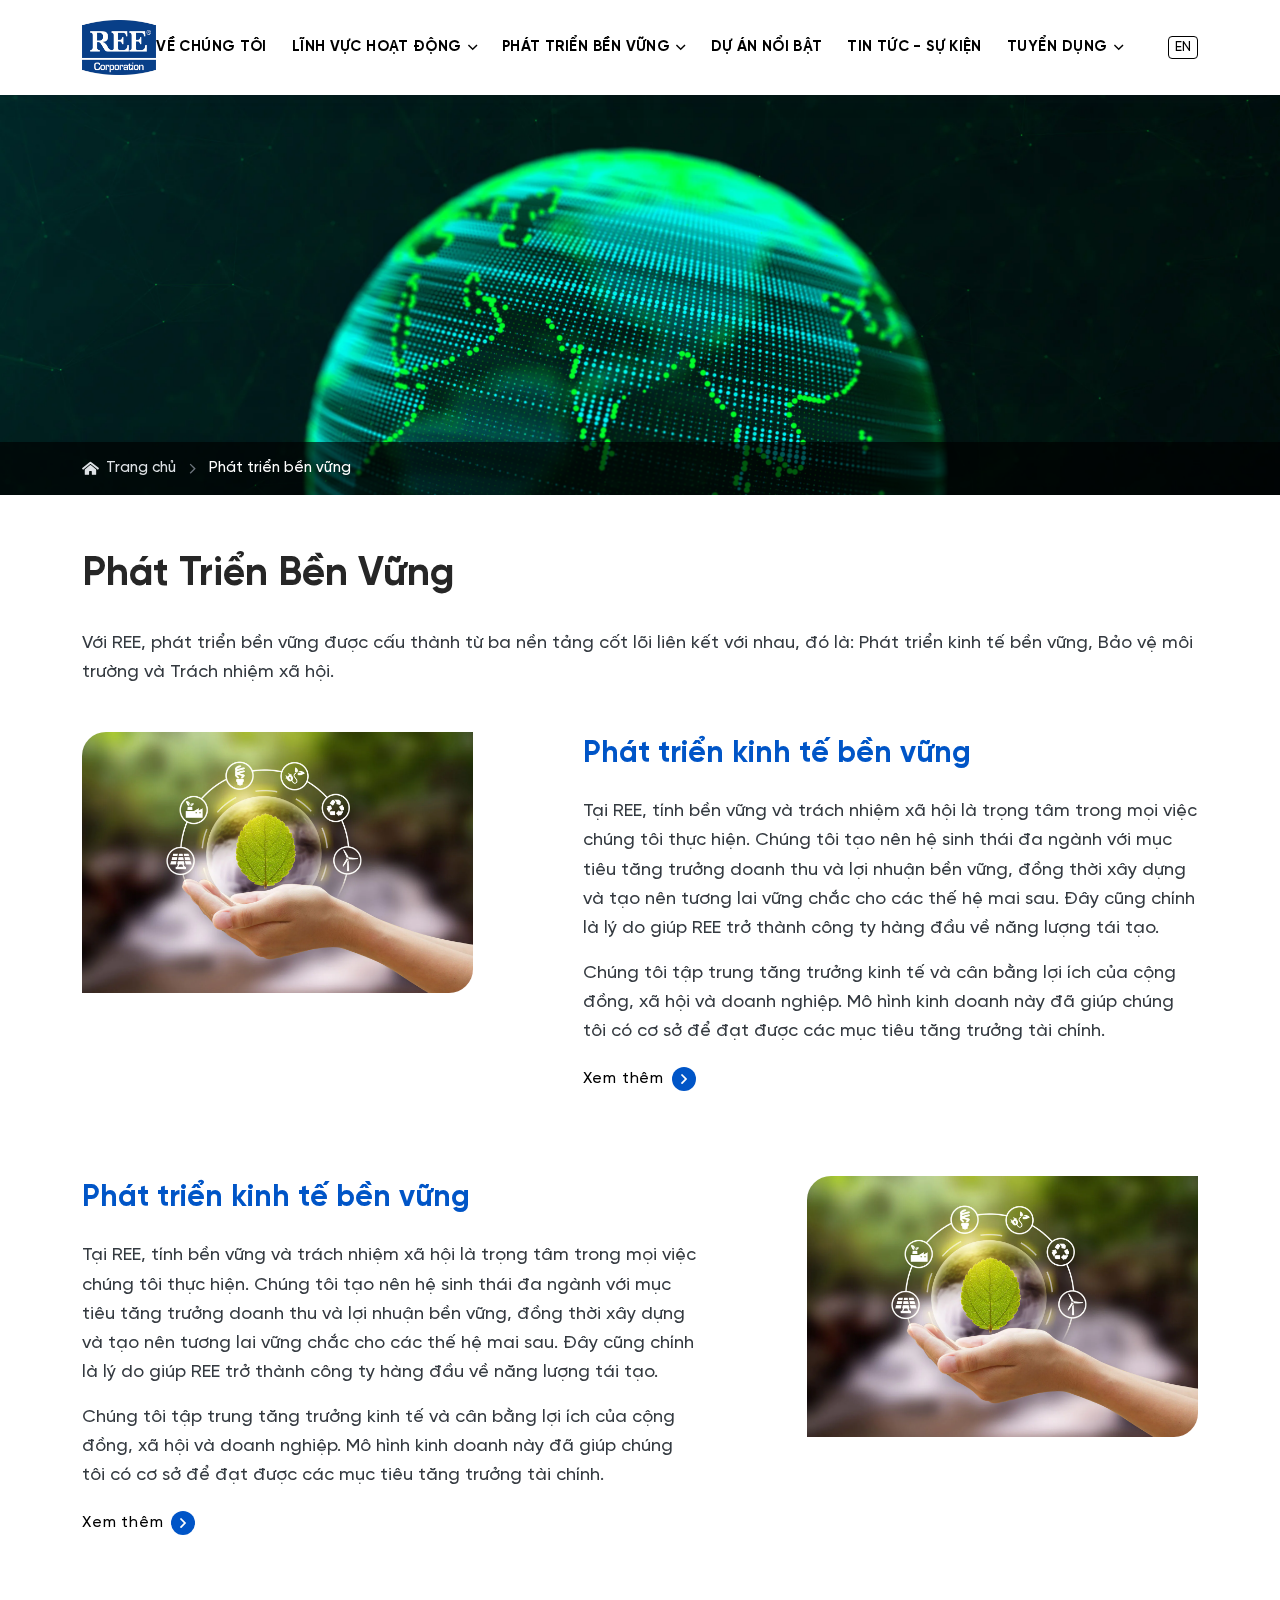
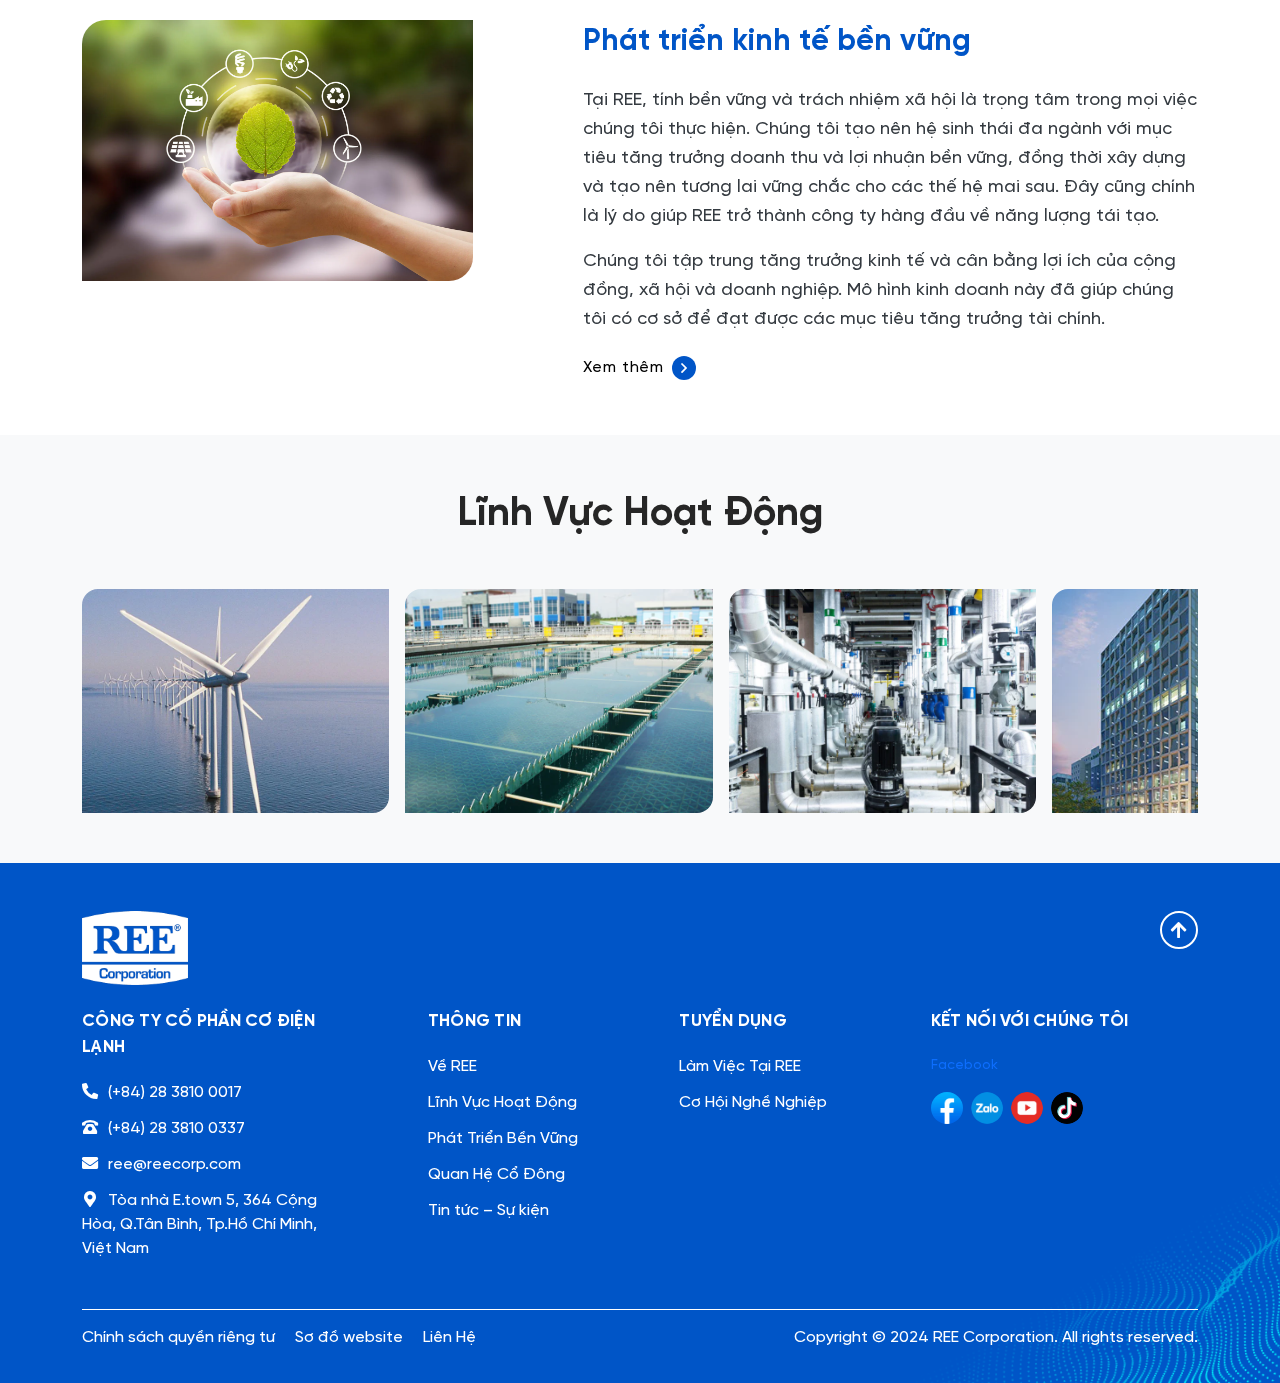
<file: phat-trien-ben-vung.html>
<!DOCTYPE html>
<html lang="vi">
<head>
	<meta charset="UTF-8">
	<meta name="viewport"
	      content="width=device-width, user-scalable=no, initial-scale=1.0, maximum-scale=1.0, minimum-scale=1.0">

	<title>Template Default</title>
	<meta name="description" content="Template Default">
	<meta name="author" content="">

	<meta property="og:title" content="Template Default">
	<meta property="og:type" content="website">
	<meta property="og:url" content="">
	<meta property="og:description" content="Template Default">
	<meta property="og:image" content="./assets/images/logo.png">

	<link rel="preconnect" href="https://fonts.googleapis.com">
	<link rel="preconnect" href="https://fonts.gstatic.com" crossorigin>
	<link rel="preconnect" href="https://fonts.googleapis.com">
	<link rel="preconnect" href="https://fonts.gstatic.com" crossorigin>
	<link href="https://fonts.googleapis.com/css2?family=Inter:wght@100..900&display=swap" rel="stylesheet">


	<link rel="icon" href="./assets/images/favicon.png">
	<link rel="apple-touch-icon" href="./assets/images/favicon.png">
	<link rel="stylesheet" href="./assets/plugins/bootstrap/css/bootstrap.min.css">
	<link rel="stylesheet" href="./assets/plugins/swiper/swiper-bundle.min.css">
	<link rel="stylesheet" href="./assets/plugins/fancybox/fancybox.min.css">
	<link rel="stylesheet" href="./assets/fonts/fontawesome/css/all.min.css">
	<link rel="stylesheet" href="./assets/css/base.css">
	<link rel="stylesheet" href="./assets/css/style.css">
	<link rel="stylesheet" href="./assets/css/responsive.css">

	<style>
		:root {
			--primary-color: #0055C7;
			--primary-hover: #0149A9;
			--primary-rgb: 0, 85, 199;
			--secondary-color: #FDB62F;
			--secondary-hover: #eca826;
			--secondary-rgb: 253, 182, 47;
		}
	</style>
</head>
<body class="is-page">

<div id="header" class="header">
	<div class="container">
		<div class="header-inner">
			<div class="header-logo">
				<a href="" class="d-inline-block align-middle">
					<img src="./assets/images/logo.png" class="mw-100 w-auto" alt="">
				</a>
			</div>
			<div class="header-navigation" id="header-navigation">
				<ul>
					<li>
						<a href="">
							VỀ CHÚNG TÔI
						</a>
					</li>
					<li>
						<a href="">
							LĨNH VỰC HOẠT ĐỘNG <i class="far fa-angle-down"></i>
						</a>
						<ul>
							<li>
								<a href="">Năng Lượng</a>
							</li>
							<li>
								<a href="">Nước & Môi Trường</a>
							</li>
							<li>
								<a href="">Cơ Điện Lạnh</a>
							</li>
							<li>
								<a href="">Bất Động Sản</a>
							</li>
							<li>
								<a href="">Dự Án Nổi Bật</a>
							</li>
						</ul>
					</li>
					<li>
						<a href="">
							PHÁT TRIỂN BỀN VỮNG <i class="far fa-angle-down"></i>
						</a>
						<ul>
							<li>
								<a href="">Năng Lượng</a>
							</li>
							<li>
								<a href="">Nước & Môi Trường</a>
							</li>
							<li>
								<a href="">Cơ Điện Lạnh</a>
							</li>
							<li>
								<a href="">Bất Động Sản</a>
							</li>
							<li>
								<a href="">Dự Án Nổi Bật</a>
							</li>
						</ul>
					</li>
					<li>
						<a href="">
							DỰ ÁN NỔI BẬT
						</a>
					</li>
					<li>
						<a href="">
							TIN TỨC - SỰ KIỆN
						</a>
					</li>
					<li>
						<a href="">
							TUYỂN DỤNG <i class="far fa-angle-down"></i>
						</a>
						<ul>
							<li>
								<a href="">Năng Lượng</a>
							</li>
							<li>
								<a href="">Nước & Môi Trường</a>
							</li>
							<li>
								<a href="">Cơ Điện Lạnh</a>
							</li>
							<li>
								<a href="">Bất Động Sản</a>
							</li>
							<li>
								<a href="">Dự Án Nổi Bật</a>
							</li>
						</ul>
					</li>
				</ul>
				<span class="header-navigation_line" id="header-navigation_line"></span>
			</div>
			<div class="header-toolbar">
				<div class="header-language">
					<a href="" class="header-language_link">
						EN
					</a>
				</div>
				<div class="header-hamburger d-flex d-lg-none">
					<span class="hamburger-button" id="hamburger-button">
						<i></i>
						<i></i>
						<i></i>
					</span>
				</div>
			</div>
		</div>
	</div>
	<div class="header-overlay" id="header-overlay"></div>
</div>


<div id="main" class="main">
	<div class="section-breadcrumb background-cover"
	     style="background-image: url('./assets/images/bg-breadcrumb.webp')">
		<div class="breadcrumb-inner">
			<div class="container">
				<ol class="breadcrumb mb-0">
					<li class="breadcrumb-item">
						<a href="#"><i class="fas fa-home-alt me-1"></i>Trang chủ</a>
					</li>
					<li class="breadcrumb-item">
						Phát triển bền vững
					</li>
				</ol>
			</div>
		</div>
	</div>
	<div class="section-gap">
		<div class="section-description">
			<div class="container">
				<div class="section-heading">
					<div class="heading-title">
						Phát Triển Bền Vững
					</div>
					<div class="heading-desc">
						Với REE, phát triển bền vững được cấu thành từ ba nền tảng cốt lõi liên kết với nhau, đó là:
						Phát triển kinh tế bền vững, Bảo vệ môi trường và Trách nhiệm xã hội.
					</div>
				</div>
				<div class="description-item">
					<div class="description-image">
						<img src="./assets/images/description/description-3.webp" class="w-100 img-fluid" alt="">
					</div>
					<div class="description-content">
						<div class="description-title">
							Phát triển kinh tế bền vững
						</div>
						<div class="description-text">
							<p>
								Tại REE, tính bền vững và trách nhiệm xã hội là trọng tâm trong mọi việc chúng tôi thực
								hiện. Chúng tôi tạo nên hệ sinh thái đa ngành với mục tiêu tăng trưởng doanh thu và lợi
								nhuận bền vững, đồng thời xây dựng và tạo nên tương lai vững chắc cho các thế hệ mai
								sau. Đây cũng chính là lý do giúp REE trở thành công ty hàng đầu về năng lượng tái tạo.
							</p>
							<p>
								Chúng tôi tập trung tăng trưởng kinh tế và cân bằng lợi ích của cộng đồng, xã hội và
								doanh nghiệp. Mô hình kinh doanh này đã giúp chúng tôi có cơ sở để đạt được các mục tiêu
								tăng trưởng tài chính.
							</p>
						</div>
						<div class="description-link">
							<a href="" class="description-link_inner">
								Xem thêm
							</a>
						</div>
					</div>
				</div>
				<div class="description-item">
					<div class="description-image">
						<img src="./assets/images/description/description-3.webp" class="w-100 img-fluid" alt="">
					</div>
					<div class="description-content">
						<div class="description-title">
							Phát triển kinh tế bền vững
						</div>
						<div class="description-text">
							<p>
								Tại REE, tính bền vững và trách nhiệm xã hội là trọng tâm trong mọi việc chúng tôi thực
								hiện. Chúng tôi tạo nên hệ sinh thái đa ngành với mục tiêu tăng trưởng doanh thu và lợi
								nhuận bền vững, đồng thời xây dựng và tạo nên tương lai vững chắc cho các thế hệ mai
								sau. Đây cũng chính là lý do giúp REE trở thành công ty hàng đầu về năng lượng tái tạo.
							</p>
							<p>
								Chúng tôi tập trung tăng trưởng kinh tế và cân bằng lợi ích của cộng đồng, xã hội và
								doanh nghiệp. Mô hình kinh doanh này đã giúp chúng tôi có cơ sở để đạt được các mục tiêu
								tăng trưởng tài chính.
							</p>
						</div>
						<div class="description-link">
							<a href="" class="description-link_inner">
								Xem thêm
							</a>
						</div>
					</div>
				</div>
				<div class="description-item">
					<div class="description-image">
						<img src="./assets/images/description/description-3.webp" class="w-100 img-fluid" alt="">
					</div>
					<div class="description-content">
						<div class="description-title">
							Phát triển kinh tế bền vững
						</div>
						<div class="description-text">
							<p>
								Tại REE, tính bền vững và trách nhiệm xã hội là trọng tâm trong mọi việc chúng tôi thực
								hiện. Chúng tôi tạo nên hệ sinh thái đa ngành với mục tiêu tăng trưởng doanh thu và lợi
								nhuận bền vững, đồng thời xây dựng và tạo nên tương lai vững chắc cho các thế hệ mai
								sau. Đây cũng chính là lý do giúp REE trở thành công ty hàng đầu về năng lượng tái tạo.
							</p>
							<p>
								Chúng tôi tập trung tăng trưởng kinh tế và cân bằng lợi ích của cộng đồng, xã hội và
								doanh nghiệp. Mô hình kinh doanh này đã giúp chúng tôi có cơ sở để đạt được các mục tiêu
								tăng trưởng tài chính.
							</p>
						</div>
						<div class="description-link">
							<a href="" class="description-link_inner">
								Xem thêm
							</a>
						</div>
					</div>
				</div>
			</div>
		</div>
	</div>
	<div class="section-gap section-service bg-light">
		<div class="container">
			<div class="section-heading section-heading_center">
				<div class="heading-title">
					Lĩnh Vực Hoạt Động
				</div>
			</div>
			<div class="section-decor">
				<div class="slider-theme position-relative" id="slider-activities">
					<div class="swiper">
						<div class="swiper-wrapper">
							<div class="swiper-slide h-auto">
								<div class="service-item service-item_small h-100 pseudo overflow-hidden">
									<div class="service-image">
										<div class="ratio">
											<img src="./assets/images/service/service-1.webp" class="img-fluid" alt="">
										</div>
									</div>
									<div class="service-title text-center fw-bold text-uppercase text-white position-absolute top-0 start-0 h-100 w-100 zi-2 px-3 hstack justify-content-center">
										Năng lượng
									</div>
									<a href=""
									   class="stretched-link zi-3 position-absolute h-100 w-100 top-0 start-0"></a>
								</div>
							</div>
							<div class="swiper-slide h-auto">
								<div class="service-item service-item_small h-100 pseudo overflow-hidden">
									<div class="service-image">
										<div class="ratio">
											<img src="./assets/images/service/serivce-2.webp" class="img-fluid" alt="">
										</div>
									</div>
									<div class="service-title text-center fw-bold text-uppercase text-white position-absolute top-0 start-0 h-100 w-100 zi-2 px-3 hstack justify-content-center">
										Nước & môi trường
									</div>
									<a href=""
									   class="stretched-link zi-3 position-absolute h-100 w-100 top-0 start-0"></a>
								</div>
							</div>
							<div class="swiper-slide h-auto">
								<div class="service-item service-item_small h-100 pseudo overflow-hidden">
									<div class="service-image">
										<div class="ratio">
											<img src="./assets/images/service/service-3.webp" class="img-fluid" alt="">
										</div>
									</div>
									<div class="service-title text-center fw-bold text-uppercase text-white position-absolute top-0 start-0 h-100 w-100 zi-2 px-3 hstack justify-content-center">
										Cơ điện lạnh
									</div>
									<a href=""
									   class="stretched-link zi-3 position-absolute h-100 w-100 top-0 start-0"></a>
								</div>
							</div>
							<div class="swiper-slide h-auto">
								<div class="service-item service-item_small h-100 pseudo overflow-hidden">
									<div class="service-image">
										<div class="ratio">
											<img src="./assets/images/service/service-4.webp" class="img-fluid" alt="">
										</div>
									</div>
									<div class="service-title text-center fw-bold text-uppercase text-white position-absolute top-0 start-0 h-100 w-100 zi-2 px-3 hstack justify-content-center">
										Bất động sản
									</div>
									<a href=""
									   class="stretched-link zi-3 position-absolute h-100 w-100 top-0 start-0"></a>
								</div>
							</div>
						</div>
					</div>
				</div>
				<div class="decor-bottom">
					<img src="./assets/images/spiral-flower.png" class="img-fluid" alt="">
				</div>
			</div>
		</div>
	</div>
</div>

<footer id="footer" class="footer">
	<img src="./assets/images/bg-decor-footer.png" class="img-fluid footer-decor" alt="">
	<div class="container">
		<div class="position-relative">
			<div class="footer-top">
				<div class="row g-4">
					<div class="col-12">
						<div class="footer-logo">
							<img src="./assets/images/logo-white.png" width="106" class="img-fluid" alt="">
						</div>
					</div>
					<div class="col-12">
						<div class="row g-lg-3 g-5 justify-content-between">
							<div class="col-xl-3 col-lg-3 col-12">
								<div class="footer-item">
									<div class="footer-title">
										CÔNG TY CỔ PHẦN CƠ ĐIỆN LẠNH
									</div>
									<div class="footer-list">
										<a href="" class="d-inline-block align-middle footer-list_item">
											<i class="fas fa-phone-alt"></i>
											(+84) 28 3810 0017
										</a>
										<a href="" class="d-inline-block align-middle footer-list_item">
											<i class="fas fa-phone-rotary"></i>
											(+84) 28 3810 0337
										</a>
										<a href="" class="d-inline-block align-middle footer-list_item">
											<i class="fas fa-envelope"></i>
											ree@reecorp.com
										</a>
										<a href="" class="d-inline-block align-middle footer-list_item">
											<i class="fas fa-map-marker-alt"></i>
											Tòa nhà E.town 5, 364 Cộng Hòa, Q.Tân Bình, Tp.Hồ Chí Minh, Việt Nam
										</a>
									</div>
								</div>
							</div>
							<div class="col-xl-2 col-lg-3 col-6">
								<div class="footer-item">
									<div class="footer-title">
										THÔNG TIN
									</div>
									<div class="footer-list">
										<a href="" class="d-inline-block align-middle footer-list_item">
											Về REE
										</a>
										<a href="" class="d-inline-block align-middle footer-list_item">
											Lĩnh Vực Hoạt Động
										</a>
										<a href="" class="d-inline-block align-middle footer-list_item">
											Phát Triển Bền Vững
										</a>
										<a href="" class="d-inline-block align-middle footer-list_item">
											Quan Hệ Cổ Đông
										</a>
										<a href="" class="d-inline-block align-middle footer-list_item">
											Tin tức – Sự kiện
										</a>
									</div>
								</div>
							</div>
							<div class="col-xl-2 col-lg-3 col-6">
								<div class="footer-item">
									<div class="footer-title">
										TUYỂN DỤNG
									</div>
									<div class="footer-list">
										<a href="" class="d-inline-block align-middle footer-list_item">
											Làm Việc Tại REE
										</a>
										<a href="" class="d-inline-block align-middle footer-list_item">
											Cơ Hội Nghề Nghiệp
										</a>
									</div>
								</div>
							</div>
							<div class="col-xl-3 col-lg-3 col-12">
								<div class="footer-item">
									<div class="footer-title">
										Kết nối với chúng tôi
									</div>
									<div class="footer-iframe">
										<div class="fb-page" data-href="https://www.facebook.com/nencersoftware"
										     data-tabs="timeline" data-width="" data-height="130"
										     data-small-header="false"
										     data-adapt-container-width="true" data-hide-cover="false"
										     data-show-facepile="true">
											<blockquote cite="https://www.facebook.com/nencersoftware"
											            class="fb-xfbml-parse-ignore"><a
													href="https://www.facebook.com/nencersoftware">Facebook</a>
											</blockquote>
										</div>
									</div>
									<div class="footer-social">
										<a href="" class="footer-social_item">
											<img src="./assets/images/social/facebook.png"
											     class="rounded-circle img-fluid"
											     alt="">
										</a>
										<a href="" class="footer-social_item">
											<img src="./assets/images/social/zalo.png" class="rounded-circle img-fluid"
											     alt="">
										</a>
										<a href="" class="footer-social_item">
											<img src="./assets/images/social/youtube.png"
											     class="rounded-circle img-fluid"
											     alt="">
										</a>
										<a href="" class="footer-social_item">
											<img src="./assets/images/social/tiktok.png"
											     class="rounded-circle img-fluid"
											     alt="">
										</a>
									</div>
								</div>
							</div>
						</div>
					</div>
				</div>
			</div>
			<div class="footer-bottom">
				<div class="row g-3">
					<div class="col-lg-6">
						<div class="footer-navigation">
							<a href="" class="footer-navigation_item d-inline-block align-middle">
								Chính sách quyền riêng tư
							</a>
							<a href="" class="footer-navigation_item d-inline-block align-middle">
								Sơ đồ website
							</a>
							<a href="" class="footer-navigation_item d-inline-block align-middle">
								Liên Hệ
							</a>
						</div>
					</div>
					<div class="col-lg-6 text-lg-end text-center text-white">
						Copyright © 2024 REE Corporation. All rights reserved.
					</div>
				</div>
			</div>
			<div class="footer-scroll">
				<button type="button" class="button-scroll" id="scrollTop">
					<i class="fas fa-arrow-up"></i>
				</button>
			</div>
		</div>
	</div>
</footer>

<script type="text/javascript" src="./assets/plugins/jquery.min.js"></script>
<script type="text/javascript"
        src="./assets/plugins/bootstrap/js/bootstrap.bundle.min.js"></script>
<script type="text/javascript" src="./assets/plugins/swiper/swiper-bundle.min.js"></script>
<script type="text/javascript" src="./assets/plugins/fancybox/fancybox.min.js"></script>
<script type="text/javascript" src="./assets/js/app.js"></script>

<div id="fb-root"></div>
<script async defer crossorigin="anonymous" src="https://connect.facebook.net/vi_VN/sdk.js#xfbml=1&version=v19.0"
        nonce="eZ84RqM9"></script>
</body>
</html>
</file>
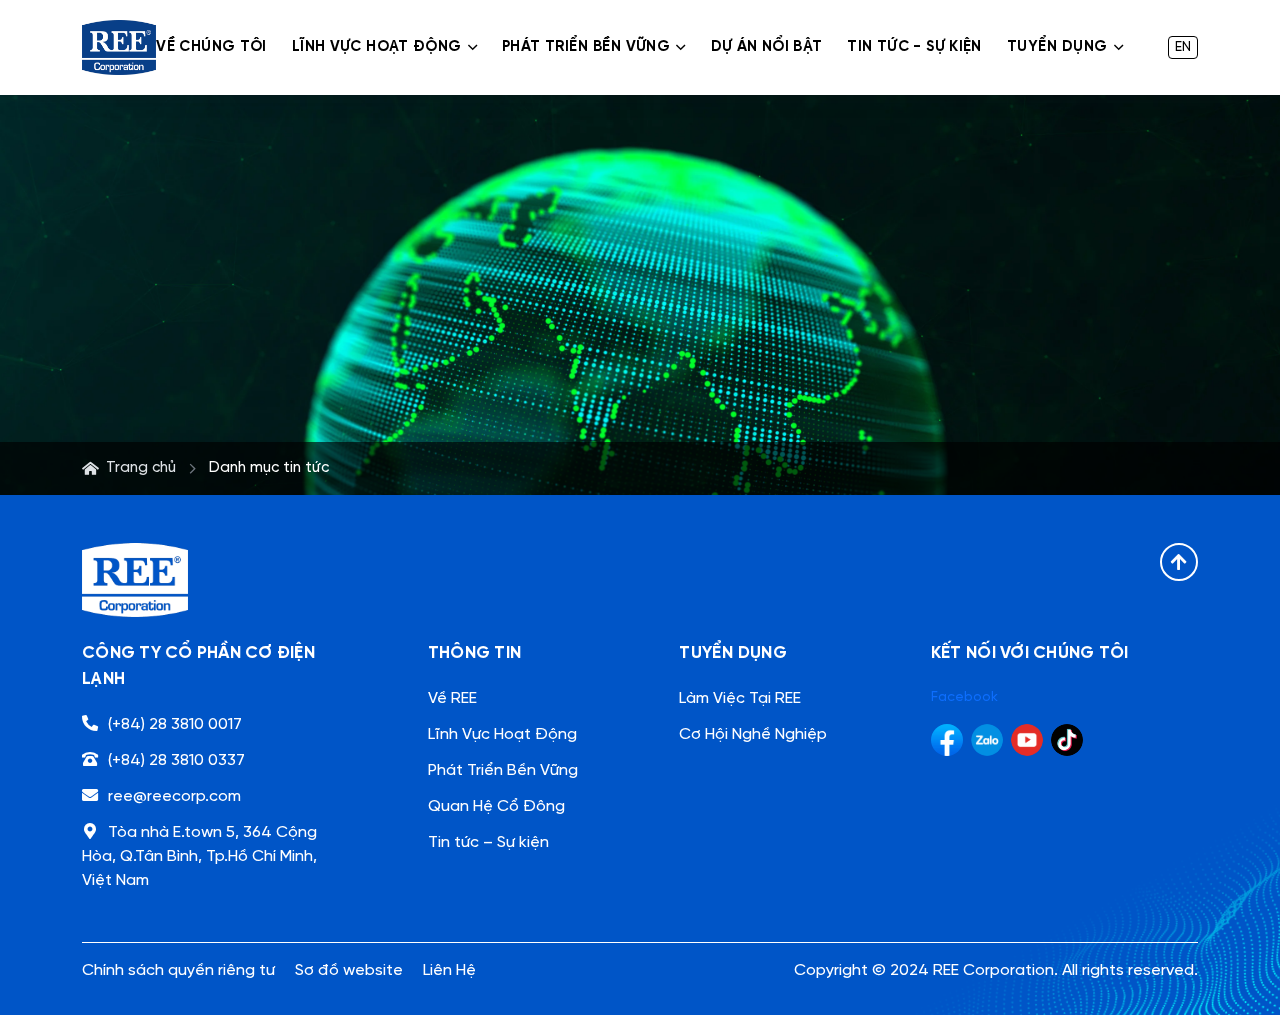
<file: template-default.html>
<!DOCTYPE html>
<html lang="vi">
<head>
    <meta charset="UTF-8">
    <meta name="viewport"
          content="width=device-width, user-scalable=no, initial-scale=1.0, maximum-scale=1.0, minimum-scale=1.0">

    <title>Template Default</title>
    <meta name="description" content="Template Default">
    <meta name="author" content="">

    <meta property="og:title" content="Template Default">
    <meta property="og:type" content="website">
    <meta property="og:url" content="">
    <meta property="og:description" content="Template Default">
    <meta property="og:image" content="./assets/images/logo.png">

    <link rel="preconnect" href="https://fonts.googleapis.com">
    <link rel="preconnect" href="https://fonts.gstatic.com" crossorigin>
    <link rel="preconnect" href="https://fonts.googleapis.com">
    <link rel="preconnect" href="https://fonts.gstatic.com" crossorigin>
    <link href="https://fonts.googleapis.com/css2?family=Inter:wght@100..900&display=swap" rel="stylesheet">


    <link rel="icon" href="./assets/images/favicon.png">
    <link rel="apple-touch-icon" href="./assets/images/favicon.png">
    <link rel="stylesheet" href="./assets/plugins/bootstrap/css/bootstrap.min.css">
    <link rel="stylesheet" href="./assets/plugins/swiper/swiper-bundle.min.css">
    <link rel="stylesheet" href="./assets/plugins/fancybox/fancybox.min.css">
    <link rel="stylesheet" href="./assets/fonts/fontawesome/css/all.min.css">
    <link rel="stylesheet" href="./assets/css/base.css">
    <link rel="stylesheet" href="./assets/css/style.css">
    <link rel="stylesheet" href="./assets/css/responsive.css">

    <style>
        :root {
            --primary-color: #0055C7;
            --primary-hover: #0149A9;
            --primary-rgb: 0, 85, 199;
            --secondary-color: #FDB62F;
            --secondary-hover: #eca826;
            --secondary-rgb: 253, 182, 47;
        }
    </style>
</head>
<body class="is-page">

<div id="header" class="header">
    <div class="container">
        <div class="header-inner">
            <div class="header-logo">
                <a href="" class="d-inline-block align-middle">
                    <img src="./assets/images/logo.png" class="mw-100 w-auto" alt="">
                </a>
            </div>
            <div class="header-navigation" id="header-navigation">
                <ul>
                    <li>
                        <a href="">
                            VỀ CHÚNG TÔI
                        </a>
                    </li>
                    <li>
                        <a href="">
                            LĨNH VỰC HOẠT ĐỘNG <i class="far fa-angle-down"></i>
                        </a>
                        <ul>
                            <li>
                                <a href="">Năng Lượng</a>
                            </li>
                            <li>
                                <a href="">Nước & Môi Trường</a>
                            </li>
                            <li>
                                <a href="">Cơ Điện Lạnh</a>
                            </li>
                            <li>
                                <a href="">Bất Động Sản</a>
                            </li>
                            <li>
                                <a href="">Dự Án Nổi Bật</a>
                            </li>
                        </ul>
                    </li>
                    <li>
                        <a href="">
                            PHÁT TRIỂN BỀN VỮNG <i class="far fa-angle-down"></i>
                        </a>
                        <ul>
                            <li>
                                <a href="">Năng Lượng</a>
                            </li>
                            <li>
                                <a href="">Nước & Môi Trường</a>
                            </li>
                            <li>
                                <a href="">Cơ Điện Lạnh</a>
                            </li>
                            <li>
                                <a href="">Bất Động Sản</a>
                            </li>
                            <li>
                                <a href="">Dự Án Nổi Bật</a>
                            </li>
                        </ul>
                    </li>
                    <li>
                        <a href="">
                            DỰ ÁN NỔI BẬT
                        </a>
                    </li>
                    <li>
                        <a href="">
                            TIN TỨC - SỰ KIỆN
                        </a>
                    </li>
                    <li>
                        <a href="">
                            TUYỂN DỤNG <i class="far fa-angle-down"></i>
                        </a>
                        <ul>
                            <li>
                                <a href="">Năng Lượng</a>
                            </li>
                            <li>
                                <a href="">Nước & Môi Trường</a>
                            </li>
                            <li>
                                <a href="">Cơ Điện Lạnh</a>
                            </li>
                            <li>
                                <a href="">Bất Động Sản</a>
                            </li>
                            <li>
                                <a href="">Dự Án Nổi Bật</a>
                            </li>
                        </ul>
                    </li>
                </ul>
                <span class="header-navigation_line" id="header-navigation_line"></span>
            </div>
            <div class="header-toolbar">
                <div class="header-language">
                    <a href="" class="header-language_link">
                        EN
                    </a>
                </div>
                <div class="header-hamburger d-flex d-lg-none">
                    <span class="hamburger-button" id="hamburger-button">
                        <i></i>
                        <i></i>
                        <i></i>
                    </span>
                </div>
            </div>
        </div>
    </div>
    <div class="header-overlay" id="header-overlay"></div>
</div>


<div id="main" class="main">
    <div class="section-breadcrumb background-cover"
         style="background-image: url('./assets/images/bg-breadcrumb.webp')">
        <div class="breadcrumb-inner">
            <div class="container">
                <ol class="breadcrumb mb-0">
                    <li class="breadcrumb-item">
                        <a href="#"><i class="fas fa-home-alt me-1"></i>Trang chủ</a>
                    </li>
                    <li class="breadcrumb-item">
                        Danh mục tin tức
                    </li>
                </ol>
            </div>
        </div>
    </div>
</div>

<footer id="footer" class="footer">
    <img src="./assets/images/bg-decor-footer.png" class="img-fluid footer-decor" alt="">
    <div class="container">
        <div class="position-relative">
            <div class="footer-top">
                <div class="row g-4">
                    <div class="col-12">
                        <div class="footer-logo">
                            <img src="./assets/images/logo-white.png" width="106" class="img-fluid" alt="">
                        </div>
                    </div>
                    <div class="col-12">
                        <div class="row g-lg-3 g-5 justify-content-between">
                            <div class="col-xl-3 col-lg-3 col-12">
                                <div class="footer-item">
                                    <div class="footer-title">
                                        CÔNG TY CỔ PHẦN CƠ ĐIỆN LẠNH
                                    </div>
                                    <div class="footer-list">
                                        <a href="" class="d-inline-block align-middle footer-list_item">
                                            <i class="fas fa-phone-alt"></i>
                                            (+84) 28 3810 0017
                                        </a>
                                        <a href="" class="d-inline-block align-middle footer-list_item">
                                            <i class="fas fa-phone-rotary"></i>
                                            (+84) 28 3810 0337
                                        </a>
                                        <a href="" class="d-inline-block align-middle footer-list_item">
                                            <i class="fas fa-envelope"></i>
                                            ree@reecorp.com
                                        </a>
                                        <a href="" class="d-inline-block align-middle footer-list_item">
                                            <i class="fas fa-map-marker-alt"></i>
                                            Tòa nhà E.town 5, 364 Cộng Hòa, Q.Tân Bình, Tp.Hồ Chí Minh, Việt Nam
                                        </a>
                                    </div>
                                </div>
                            </div>
                            <div class="col-xl-2 col-lg-3 col-6">
                                <div class="footer-item">
                                    <div class="footer-title">
                                        THÔNG TIN
                                    </div>
                                    <div class="footer-list">
                                        <a href="" class="d-inline-block align-middle footer-list_item">
                                            Về REE
                                        </a>
                                        <a href="" class="d-inline-block align-middle footer-list_item">
                                            Lĩnh Vực Hoạt Động
                                        </a>
                                        <a href="" class="d-inline-block align-middle footer-list_item">
                                            Phát Triển Bền Vững
                                        </a>
                                        <a href="" class="d-inline-block align-middle footer-list_item">
                                            Quan Hệ Cổ Đông
                                        </a>
                                        <a href="" class="d-inline-block align-middle footer-list_item">
                                            Tin tức – Sự kiện
                                        </a>
                                    </div>
                                </div>
                            </div>
                            <div class="col-xl-2 col-lg-3 col-6">
                                <div class="footer-item">
                                    <div class="footer-title">
                                        TUYỂN DỤNG
                                    </div>
                                    <div class="footer-list">
                                        <a href="" class="d-inline-block align-middle footer-list_item">
                                            Làm Việc Tại REE
                                        </a>
                                        <a href="" class="d-inline-block align-middle footer-list_item">
                                            Cơ Hội Nghề Nghiệp
                                        </a>
                                    </div>
                                </div>
                            </div>
                            <div class="col-xl-3 col-lg-3 col-12">
                                <div class="footer-item">
                                    <div class="footer-title">
                                        Kết nối với chúng tôi
                                    </div>
                                    <div class="footer-iframe">
                                        <div class="fb-page" data-href="https://www.facebook.com/nencersoftware"
                                             data-tabs="timeline" data-width="" data-height="130"
                                             data-small-header="false"
                                             data-adapt-container-width="true" data-hide-cover="false"
                                             data-show-facepile="true">
                                            <blockquote cite="https://www.facebook.com/nencersoftware"
                                                        class="fb-xfbml-parse-ignore"><a
                                                    href="https://www.facebook.com/nencersoftware">Facebook</a>
                                            </blockquote>
                                        </div>
                                    </div>
                                    <div class="footer-social">
                                        <a href="" class="footer-social_item">
                                            <img src="./assets/images/social/facebook.png"
                                                 class="rounded-circle img-fluid"
                                                 alt="">
                                        </a>
                                        <a href="" class="footer-social_item">
                                            <img src="./assets/images/social/zalo.png" class="rounded-circle img-fluid"
                                                 alt="">
                                        </a>
                                        <a href="" class="footer-social_item">
                                            <img src="./assets/images/social/youtube.png"
                                                 class="rounded-circle img-fluid"
                                                 alt="">
                                        </a>
                                        <a href="" class="footer-social_item">
                                            <img src="./assets/images/social/tiktok.png"
                                                 class="rounded-circle img-fluid"
                                                 alt="">
                                        </a>
                                    </div>
                                </div>
                            </div>
                        </div>
                    </div>
                </div>
            </div>
            <div class="footer-bottom">
                <div class="row g-3">
                    <div class="col-lg-6">
                        <div class="footer-navigation">
                            <a href="" class="footer-navigation_item d-inline-block align-middle">
                                Chính sách quyền riêng tư
                            </a>
                            <a href="" class="footer-navigation_item d-inline-block align-middle">
                                Sơ đồ website
                            </a>
                            <a href="" class="footer-navigation_item d-inline-block align-middle">
                                Liên Hệ
                            </a>
                        </div>
                    </div>
                    <div class="col-lg-6 text-lg-end text-center text-white">
                        Copyright © 2024 REE Corporation. All rights reserved.
                    </div>
                </div>
            </div>
            <div class="footer-scroll">
                <button type="button" class="button-scroll" id="scrollTop">
                    <i class="fas fa-arrow-up"></i>
                </button>
            </div>
        </div>
    </div>
</footer>

<script type="text/javascript" src="./assets/plugins/jquery.min.js"></script>
<script type="text/javascript"
        src="./assets/plugins/bootstrap/js/bootstrap.bundle.min.js"></script>
<script type="text/javascript" src="./assets/plugins/swiper/swiper-bundle.min.js"></script>
<script type="text/javascript" src="./assets/plugins/fancybox/fancybox.min.js"></script>
<script type="text/javascript" src="./assets/js/app.js"></script>

<div id="fb-root"></div>
<script async defer crossorigin="anonymous" src="https://connect.facebook.net/vi_VN/sdk.js#xfbml=1&version=v19.0"
        nonce="eZ84RqM9"></script>
</body>
</html>
</file>
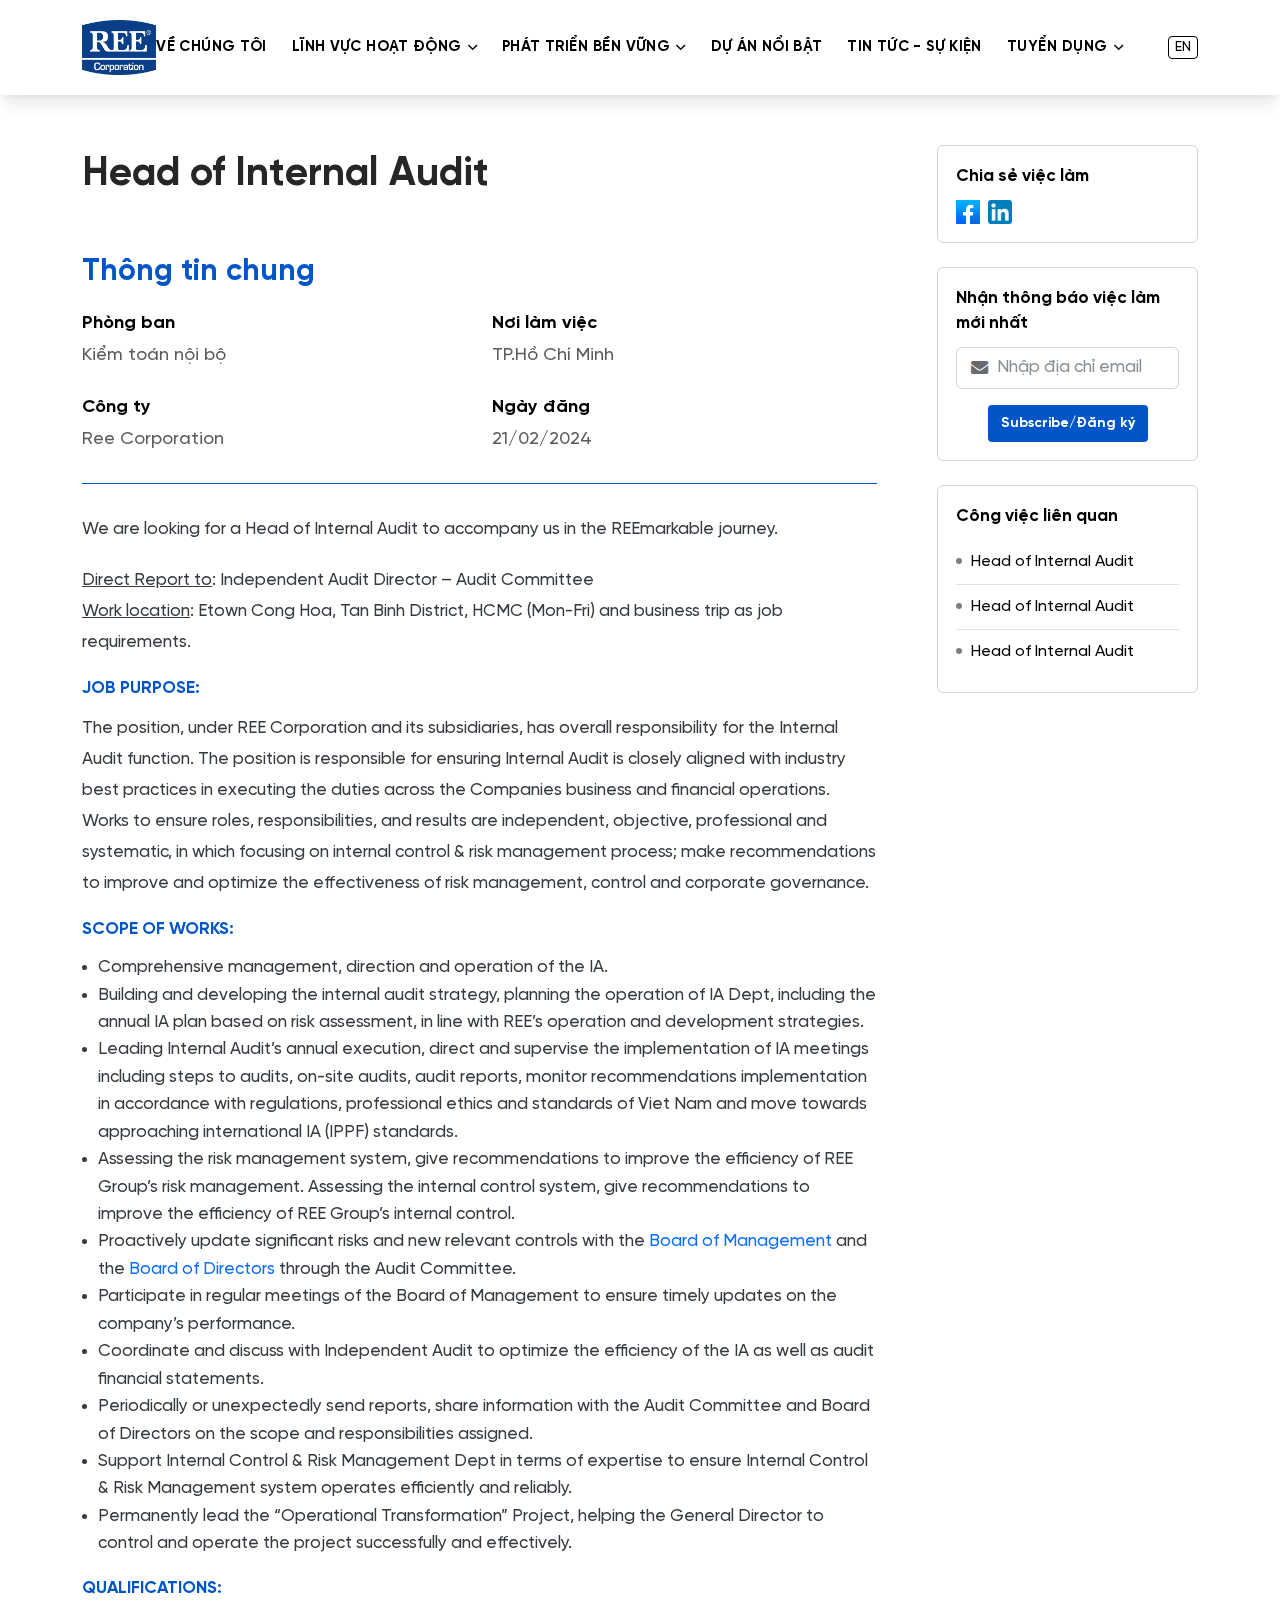
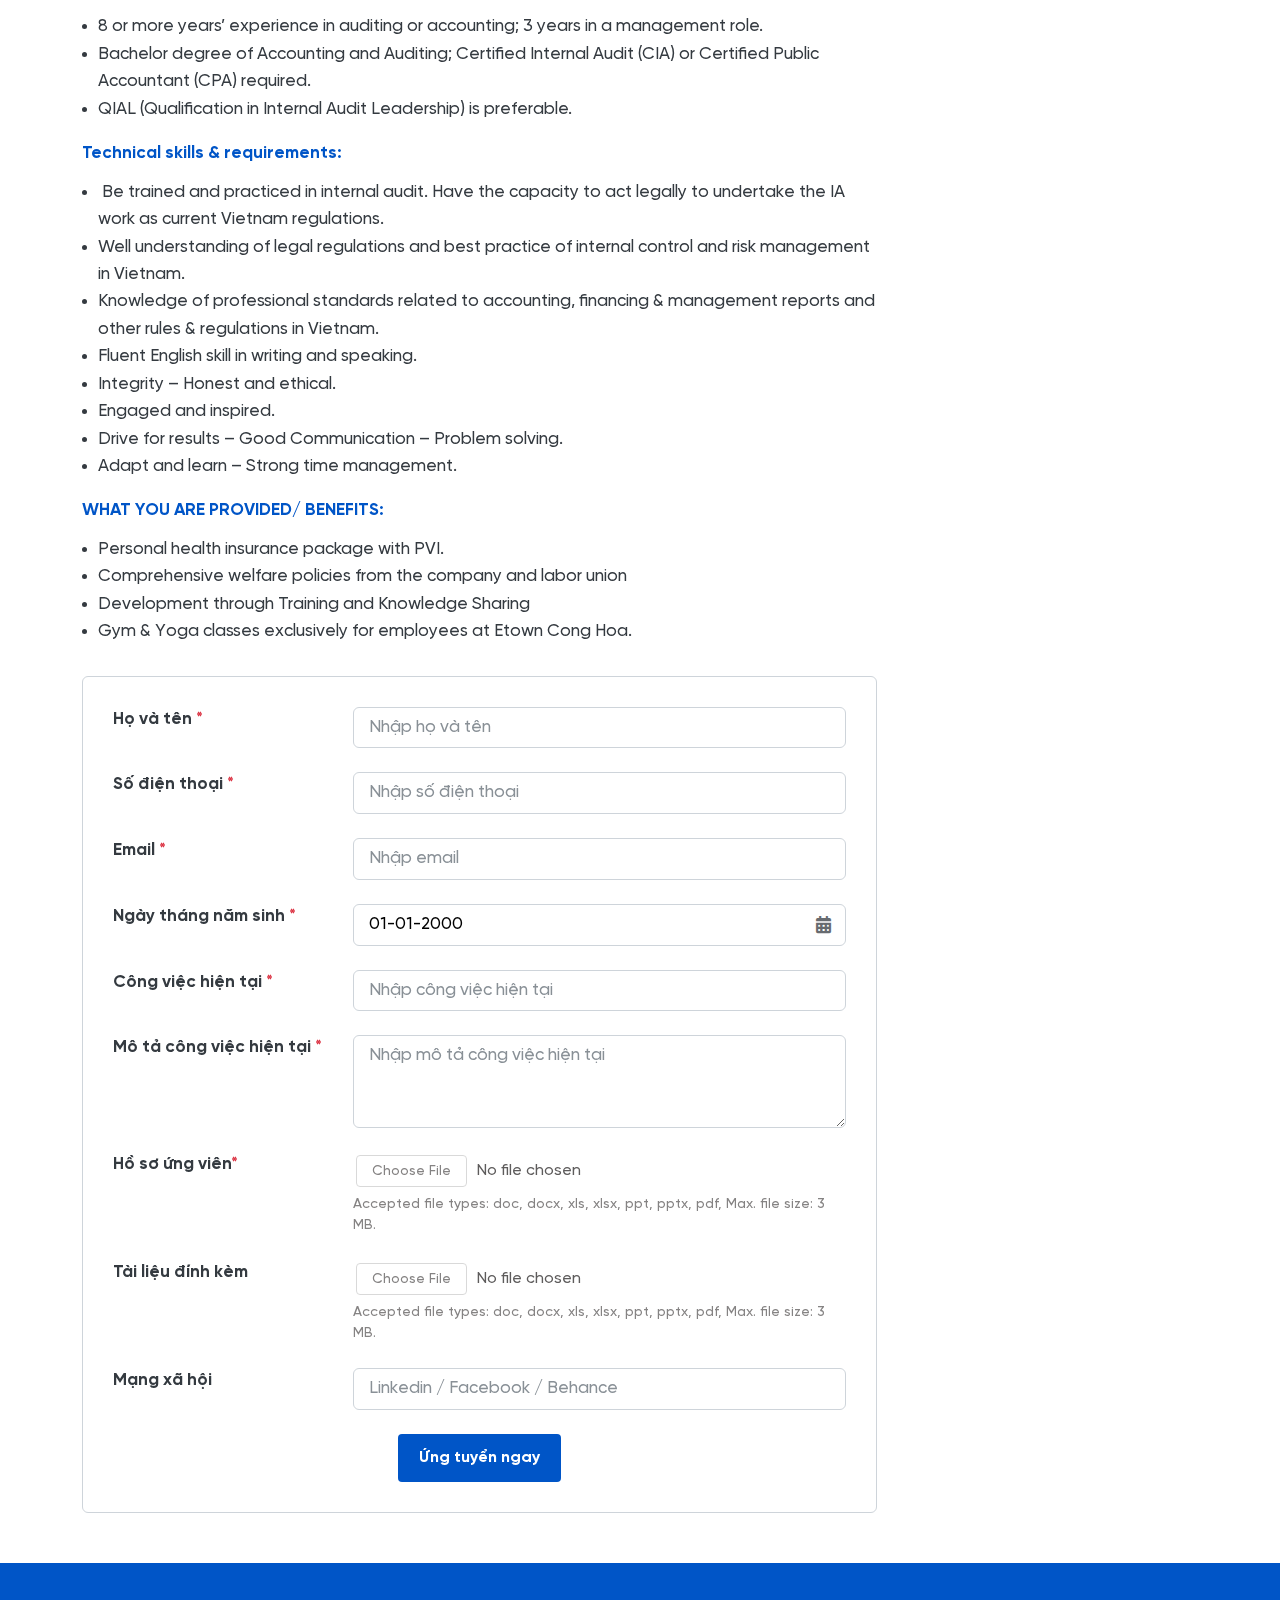
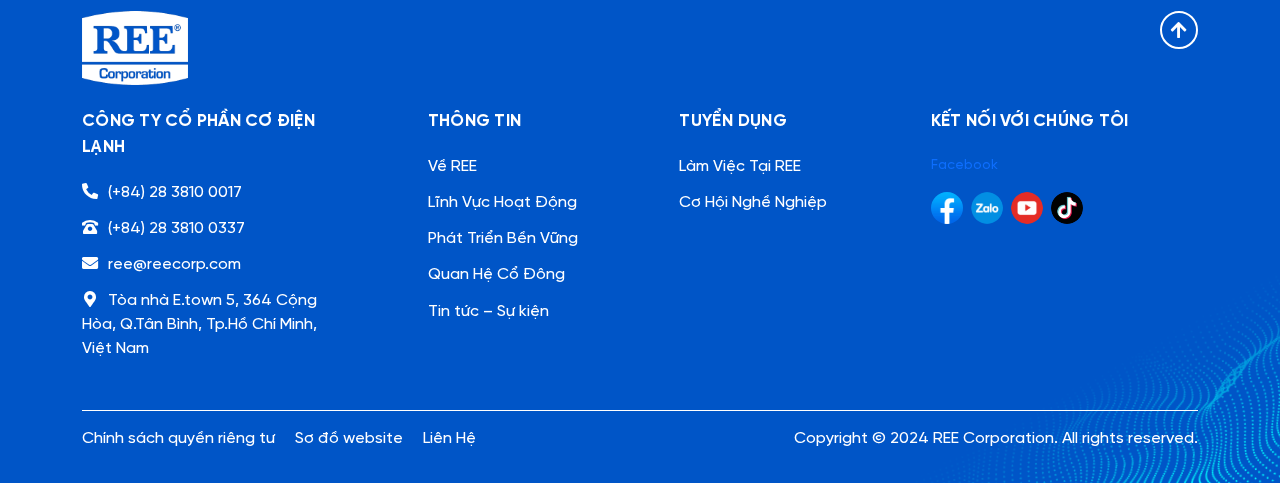
<file: ung-tuyen.html>
<!DOCTYPE html>
<html lang="vi">
<head>
    <meta charset="UTF-8">
    <meta name="viewport"
          content="width=device-width, user-scalable=no, initial-scale=1.0, maximum-scale=1.0, minimum-scale=1.0">

    <title>Template Default</title>
    <meta name="description" content="Template Default">
    <meta name="author" content="">

    <meta property="og:title" content="Template Default">
    <meta property="og:type" content="website">
    <meta property="og:url" content="">
    <meta property="og:description" content="Template Default">
    <meta property="og:image" content="./assets/images/logo.png">

    <link rel="preconnect" href="https://fonts.googleapis.com">
    <link rel="preconnect" href="https://fonts.gstatic.com" crossorigin>
    <link rel="preconnect" href="https://fonts.googleapis.com">
    <link rel="preconnect" href="https://fonts.gstatic.com" crossorigin>
    <link href="https://fonts.googleapis.com/css2?family=Inter:wght@100..900&display=swap" rel="stylesheet">


    <link rel="icon" href="./assets/images/favicon.png">
    <link rel="apple-touch-icon" href="./assets/images/favicon.png">
    <link rel="stylesheet" href="./assets/plugins/bootstrap/css/bootstrap.min.css">
    <link rel="stylesheet" href="./assets/plugins/swiper/swiper-bundle.min.css">
    <link rel="stylesheet" href="./assets/plugins/fancybox/fancybox.min.css">
    <link rel="stylesheet" href="./assets/plugins/daterangepicker/daterangepicker.css">
    <link rel="stylesheet" href="./assets/fonts/fontawesome/css/all.min.css">
    <link rel="stylesheet" href="./assets/css/base.css">
    <link rel="stylesheet" href="./assets/css/style.css">
    <link rel="stylesheet" href="./assets/css/responsive.css">

    <style>
        :root {
            --primary-color: #0055C7;
            --primary-hover: #0149A9;
            --primary-rgb: 0, 85, 199;
            --secondary-color: #FDB62F;
            --secondary-hover: #eca826;
            --secondary-rgb: 253, 182, 47;
        }
    </style>
</head>
<body class="is-page">

<div id="header" class="header">
    <div class="container">
        <div class="header-inner">
            <div class="header-logo">
                <a href="" class="d-inline-block align-middle">
                    <img src="./assets/images/logo.png" class="mw-100 w-auto" alt="">
                </a>
            </div>
            <div class="header-navigation" id="header-navigation">
                <ul>
                    <li>
                        <a href="">
                            VỀ CHÚNG TÔI
                        </a>
                    </li>
                    <li>
                        <a href="">
                            LĨNH VỰC HOẠT ĐỘNG <i class="far fa-angle-down"></i>
                        </a>
                        <ul>
                            <li>
                                <a href="">Năng Lượng</a>
                            </li>
                            <li>
                                <a href="">Nước & Môi Trường</a>
                            </li>
                            <li>
                                <a href="">Cơ Điện Lạnh</a>
                            </li>
                            <li>
                                <a href="">Bất Động Sản</a>
                            </li>
                            <li>
                                <a href="">Dự Án Nổi Bật</a>
                            </li>
                        </ul>
                    </li>
                    <li>
                        <a href="">
                            PHÁT TRIỂN BỀN VỮNG <i class="far fa-angle-down"></i>
                        </a>
                        <ul>
                            <li>
                                <a href="">Năng Lượng</a>
                            </li>
                            <li>
                                <a href="">Nước & Môi Trường</a>
                            </li>
                            <li>
                                <a href="">Cơ Điện Lạnh</a>
                            </li>
                            <li>
                                <a href="">Bất Động Sản</a>
                            </li>
                            <li>
                                <a href="">Dự Án Nổi Bật</a>
                            </li>
                        </ul>
                    </li>
                    <li>
                        <a href="">
                            DỰ ÁN NỔI BẬT
                        </a>
                    </li>
                    <li>
                        <a href="">
                            TIN TỨC - SỰ KIỆN
                        </a>
                    </li>
                    <li>
                        <a href="">
                            TUYỂN DỤNG <i class="far fa-angle-down"></i>
                        </a>
                        <ul>
                            <li>
                                <a href="">Năng Lượng</a>
                            </li>
                            <li>
                                <a href="">Nước & Môi Trường</a>
                            </li>
                            <li>
                                <a href="">Cơ Điện Lạnh</a>
                            </li>
                            <li>
                                <a href="">Bất Động Sản</a>
                            </li>
                            <li>
                                <a href="">Dự Án Nổi Bật</a>
                            </li>
                        </ul>
                    </li>
                </ul>
                <span class="header-navigation_line" id="header-navigation_line"></span>
            </div>
            <div class="header-toolbar">
                <div class="header-language">
                    <a href="" class="header-language_link">
                        EN
                    </a>
                </div>
                <div class="header-hamburger d-flex d-lg-none">
                    <span class="hamburger-button" id="hamburger-button">
                        <i></i>
                        <i></i>
                        <i></i>
                    </span>
                </div>
            </div>
        </div>
    </div>
    <div class="header-overlay" id="header-overlay"></div>
</div>


<div id="main" class="main">
    <div class="section-gap">
        <div class="page-recruitment">
            <div class="container">
                <div class="row g-4">
                    <div class="col-lg-9 pe-lg-5">
                        <div class="section-heading">
                            <div class="heading-title">
                                Head of Internal Audit
                            </div>
                        </div>
                        <div class="recruitment-detail">
                            <div class="recruitment-information">
                                <div class="recruitment-information_title">
                                    Thông tin chung
                                </div>
                                <div class="recruitment-information_description">
                                    <div class="row g-3 g-lg-4">
                                        <div class="col-sm-6">
                                            <div class="row g-3 g-lg-4">
                                                <div class="col-12">
                                                    <strong>
                                                        Phòng ban
                                                    </strong>
                                                    <div class="recruitment-information_text">
                                                        Kiểm toán nội bộ
                                                    </div>
                                                </div>
                                                <div class="col-12">
                                                    <strong>
                                                        Công ty
                                                    </strong>
                                                    <div class="recruitment-information_text">
                                                        Ree Corporation
                                                    </div>
                                                </div>
                                            </div>
                                        </div>
                                        <div class="col-sm-6">
                                            <div class="row g-3 g-lg-4">
                                                <div class="col-12">
                                                    <strong>
                                                        Nơi làm việc
                                                    </strong>
                                                    <div class="recruitment-information_text">
                                                        TP.Hồ Chí Minh
                                                    </div>
                                                </div>
                                                <div class="col-12">
                                                    <strong>
                                                        Ngày đăng
                                                    </strong>
                                                    <div class="recruitment-information_text">
                                                        21/02/2024
                                                    </div>
                                                </div>
                                            </div>
                                        </div>
                                    </div>
                                </div>
                            </div>
                            <div class="recruitment-description">
                                <p>We are looking for a Head of Internal Audit to accompany us in the REEmarkable
                                    journey.</p>
                                <p><u>Direct Report to</u>: Independent Audit Director – Audit Committee<br>
                                    <u>Work location</u>: Etown Cong Hoa, Tan Binh District, HCMC (Mon-Fri) and business
                                    trip as job requirements.</p>
                                <h4><b>JOB PURPOSE:</b></h4>
                                <p>The position, under REE Corporation and its subsidiaries, has overall responsibility
                                    for the Internal Audit function. The position is responsible for ensuring Internal
                                    Audit is closely aligned with industry best practices in executing the duties across
                                    the Companies business and financial operations. Works to ensure roles,
                                    responsibilities, and results are independent, objective, professional and
                                    systematic, in which focusing on internal control &amp; risk management process;
                                    make recommendations to improve and optimize the effectiveness of risk management,
                                    control and corporate governance.</p>
                                <h4><b>SCOPE OF WORKS:</b></h4>
                                <ul>
                                    <li>
                                        <div>Comprehensive management, direction and operation of the IA.</div>
                                    </li>
                                    <li>
                                        <div>Building and developing the internal audit strategy, planning the operation
                                            of IA Dept, including the annual IA plan based on risk assessment, in line
                                            with REE’s operation and development strategies.
                                        </div>
                                        <div></div>
                                    </li>
                                    <li>
                                        <div>Leading Internal Audit’s annual execution, direct and supervise the
                                            implementation of IA meetings including steps to audits, on-site audits,
                                            audit reports, monitor recommendations implementation in accordance with
                                            regulations, professional ethics and standards of Viet Nam and move towards
                                            approaching international IA (IPPF) standards.
                                        </div>
                                    </li>
                                    <li>
                                        <div>Assessing the risk management system, give recommendations to improve the
                                            efficiency of REE Group’s risk management. Assessing the internal control
                                            system, give recommendations to improve the efficiency of REE Group’s
                                            internal control.
                                        </div>
                                    </li>
                                    <li>
                                        <div>Proactively update significant risks and new relevant controls with the <a
                                                href="">Board
                                            of Management</a> and the <a
                                                href="">Board
                                            of Directors</a> through the Audit Committee.
                                        </div>
                                        <div></div>
                                    </li>
                                    <li>
                                        <div>Participate in regular meetings of the Board of Management to ensure timely
                                            updates on the company’s performance.
                                        </div>
                                    </li>
                                    <li>
                                        <div>Coordinate and discuss with Independent Audit to optimize the efficiency of
                                            the IA as well as audit financial statements.
                                        </div>
                                    </li>
                                    <li>
                                        <div>Periodically or unexpectedly send reports, share information with the Audit
                                            Committee and Board of Directors on the scope and responsibilities assigned.
                                        </div>
                                    </li>
                                    <li>
                                        <div>Support Internal Control &amp; Risk Management Dept in terms of expertise
                                            to ensure Internal Control &amp; Risk Management system operates efficiently
                                            and reliably.
                                        </div>
                                    </li>
                                    <li>
                                        <div>Permanently lead the “Operational Transformation” Project, helping the
                                            General Director to control and operate the project successfully and
                                            effectively.
                                        </div>
                                    </li>
                                </ul>
                                <h4><b>QUALIFICATIONS:</b></h4>
                                <ul>
                                    <li>8 or more years’ experience in auditing or accounting; 3 years in a management
                                        role.
                                    </li>
                                    <li>Bachelor degree of Accounting and Auditing; Certified Internal Audit (CIA) or
                                        Certified Public Accountant (CPA) required.
                                    </li>
                                    <li>QIAL (Qualification in Internal Audit Leadership) is preferable.</li>
                                </ul>
                                <h4><b>Technical skills &amp; requirements:</b></h4>
                                <ul>
                                    <li>&nbsp;Be trained and practiced in internal audit. Have the capacity to act
                                        legally to undertake the IA work as current Vietnam regulations.
                                    </li>
                                    <li>Well understanding of legal regulations and best practice of internal control
                                        and risk management in Vietnam.
                                    </li>
                                    <li>Knowledge of professional standards related to accounting, financing &amp;
                                        management reports and other rules &amp; regulations in Vietnam.
                                    </li>
                                    <li>Fluent English skill in writing and speaking.</li>
                                    <li>Integrity – Honest and ethical.</li>
                                    <li>Engaged and inspired.</li>
                                    <li>Drive for results – Good Communication – Problem solving.</li>
                                    <li>Adapt and learn – Strong time management.</li>
                                </ul>
                                <h4><b>WHAT YOU ARE PROVIDED/ BENEFITS:</b></h4>
                                <ul>
                                    <li>Personal health insurance package with PVI.</li>
                                    <li>Comprehensive welfare policies from the company and labor union</li>
                                    <li>Development through Training and Knowledge Sharing</li>
                                    <li>Gym &amp; Yoga classes exclusively for employees at Etown Cong Hoa.</li>
                                </ul>
                            </div>
                            <div class="recruitment-form">
                                <form action="">
                                    <div class="recruitment-form_item">
                                        <label class="recruitment-form_label">
                                            Họ và tên <span class="text-danger fw-bold">*</span>
                                        </label>
                                        <div class="recruitment-form_input">
                                            <input type="text" class="recruitment-form_input__field form-control"
                                                   placeholder="Nhập họ và tên">
                                        </div>
                                    </div>
                                    <div class="recruitment-form_item">
                                        <label class="recruitment-form_label">
                                            Số điện thoại <span class="text-danger fw-bold">*</span>
                                        </label>
                                        <div class="recruitment-form_input">
                                            <input type="text" class="recruitment-form_input__field form-control"
                                                   placeholder="Nhập số điện thoại">
                                        </div>
                                    </div>
                                    <div class="recruitment-form_item">
                                        <label class="recruitment-form_label">
                                            Email <span class="text-danger fw-bold">*</span>
                                        </label>
                                        <div class="recruitment-form_input">
                                            <input type="text" class="recruitment-form_input__field form-control"
                                                   placeholder="Nhập email">
                                        </div>
                                    </div>
                                    <div class="recruitment-form_item">
                                        <label class="recruitment-form_label">
                                            Ngày tháng năm sinh <span class="text-danger fw-bold">*</span>
                                        </label>
                                        <div class="recruitment-form_input">
                                            <span class="recruitment-form_input__icon"><i
                                                    class="fas fa-calendar-alt"></i></span>
                                            <input type="text" value="01-01-2000"
                                                   class="recruitment-form_input__field initDateRangePicker form-control"
                                                   placeholder="">
                                        </div>
                                    </div>
                                    <div class="recruitment-form_item">
                                        <label class="recruitment-form_label">
                                            Công việc hiện tại <span class="text-danger fw-bold">*</span>
                                        </label>
                                        <div class="recruitment-form_input">
                                            <input type="text" class="recruitment-form_input__field form-control"
                                                   placeholder="Nhập công việc hiện tại">
                                        </div>
                                    </div>
                                    <div class="recruitment-form_item">
                                        <label class="recruitment-form_label">
                                            Mô tả công việc hiện tại <span class="text-danger fw-bold">*</span>
                                        </label>
                                        <div class="recruitment-form_input">
                                            <textarea name="" placeholder="Nhập mô tả công việc hiện tại"
                                                      class="recruitment-form_input__field form-control" id=""
                                                      rows="3"></textarea>
                                        </div>
                                    </div>
                                    <div class="recruitment-form_item">
                                        <label class="recruitment-form_label">
                                            Hồ sơ ứng viên<span class="text-danger fw-bold">*</span>
                                        </label>
                                        <div class="recruitment-form_input">
                                            <input type="file" class="recruitment-form_input__field form-control">
                                            <div class="recruitment-form_desc">
                                                Accepted file types: doc, docx, xls, xlsx, ppt, pptx, pdf, Max. file
                                                size: 3 MB.
                                            </div>
                                        </div>
                                    </div>
                                    <div class="recruitment-form_item">
                                        <label class="recruitment-form_label">
                                            Tài liệu đính kèm
                                        </label>
                                        <div class="recruitment-form_input">
                                            <input type="file" class="recruitment-form_input__field form-control">
                                            <div class="recruitment-form_desc">
                                                Accepted file types: doc, docx, xls, xlsx, ppt, pptx, pdf, Max. file
                                                size: 3 MB.
                                            </div>
                                        </div>
                                    </div>
                                    <div class="recruitment-form_item">
                                        <label class="recruitment-form_label">
                                            Mạng xã hội
                                        </label>
                                        <div class="recruitment-form_input">
                                            <input type="text" class="recruitment-form_input__field form-control"
                                                   placeholder="Linkedin / Facebook / Behance">
                                        </div>
                                    </div>
                                    <div class="recruitment-form_item">
                                        <div class="w-100 text-center">
                                            <button type="submit" class="button-theme button-theme_primary">
                                                Ứng tuyển ngay
                                            </button>
                                        </div>
                                    </div>
                                </form>
                            </div>
                        </div>
                    </div>
                    <div class="col-lg-3">
                        <div class="recruitment-sidebar">
                            <div class="recruitment-sidebar_item">
                                <div class="recruitment-sidebar_title">
                                    Chia sẻ việc làm
                                </div>
                                <div class="recruitment-sidebar_social">
                                    <a href="" class="recruitment-sidebar_social__item">
                                        <img src="./assets/images/social/facebook.png" class="img-fluid" alt="">
                                    </a>
                                    <a href="" class="recruitment-sidebar_social__item">
                                        <img src="./assets/images/social/linkedin.png" class="img-fluid" alt="">
                                    </a>
                                </div>
                            </div>
                            <div class="recruitment-sidebar_item">
                                <div class="recruitment-sidebar_title">
                                    Nhận thông báo việc làm mới nhất
                                </div>
                                <div class="recruitment-sidebar_form">
                                    <div class="recruitment-form_item">
                                        <div class="recruitment-form_input">
                                            <span class="recruitment-form_input__icon"><i
                                                    class="fas fa-envelope"></i></span>
                                            <input type="text" class="recruitment-form_input__field form-control"
                                                   placeholder="Nhập địa chỉ email">
                                        </div>
                                    </div>
                                    <div class="mt-3 w-100 text-center">
                                        <button type="submit"
                                                class="button-theme button-theme_small button-theme_primary">
                                            Subscribe/Đăng ký
                                        </button>
                                    </div>
                                </div>
                            </div>
                            <div class="recruitment-sidebar_item">
                                <div class="recruitment-sidebar_title">
                                    Công việc liên quan
                                </div>
                                <div class="recruitment-sidebar_list">
                                    <a href="" class="recruitment-sidebar_list__item">
                                        Head of Internal Audit
                                    </a>
                                    <a href="" class="recruitment-sidebar_list__item">
                                        Head of Internal Audit
                                    </a>
                                    <a href="" class="recruitment-sidebar_list__item">
                                        Head of Internal Audit
                                    </a>
                                </div>
                            </div>
                        </div>
                    </div>
                </div>
            </div>
        </div>
    </div>
</div>

<footer id="footer" class="footer">
    <img src="./assets/images/bg-decor-footer.png" class="img-fluid footer-decor" alt="">
    <div class="container">
        <div class="position-relative">
            <div class="footer-top">
                <div class="row g-4">
                    <div class="col-12">
                        <div class="footer-logo">
                            <img src="./assets/images/logo-white.png" width="106" class="img-fluid" alt="">
                        </div>
                    </div>
                    <div class="col-12">
                        <div class="row g-lg-3 g-5 justify-content-between">
                            <div class="col-xl-3 col-lg-3 col-12">
                                <div class="footer-item">
                                    <div class="footer-title">
                                        CÔNG TY CỔ PHẦN CƠ ĐIỆN LẠNH
                                    </div>
                                    <div class="footer-list">
                                        <a href="" class="d-inline-block align-middle footer-list_item">
                                            <i class="fas fa-phone-alt"></i>
                                            (+84) 28 3810 0017
                                        </a>
                                        <a href="" class="d-inline-block align-middle footer-list_item">
                                            <i class="fas fa-phone-rotary"></i>
                                            (+84) 28 3810 0337
                                        </a>
                                        <a href="" class="d-inline-block align-middle footer-list_item">
                                            <i class="fas fa-envelope"></i>
                                            ree@reecorp.com
                                        </a>
                                        <a href="" class="d-inline-block align-middle footer-list_item">
                                            <i class="fas fa-map-marker-alt"></i>
                                            Tòa nhà E.town 5, 364 Cộng Hòa, Q.Tân Bình, Tp.Hồ Chí Minh, Việt Nam
                                        </a>
                                    </div>
                                </div>
                            </div>
                            <div class="col-xl-2 col-lg-3 col-6">
                                <div class="footer-item">
                                    <div class="footer-title">
                                        THÔNG TIN
                                    </div>
                                    <div class="footer-list">
                                        <a href="" class="d-inline-block align-middle footer-list_item">
                                            Về REE
                                        </a>
                                        <a href="" class="d-inline-block align-middle footer-list_item">
                                            Lĩnh Vực Hoạt Động
                                        </a>
                                        <a href="" class="d-inline-block align-middle footer-list_item">
                                            Phát Triển Bền Vững
                                        </a>
                                        <a href="" class="d-inline-block align-middle footer-list_item">
                                            Quan Hệ Cổ Đông
                                        </a>
                                        <a href="" class="d-inline-block align-middle footer-list_item">
                                            Tin tức – Sự kiện
                                        </a>
                                    </div>
                                </div>
                            </div>
                            <div class="col-xl-2 col-lg-3 col-6">
                                <div class="footer-item">
                                    <div class="footer-title">
                                        TUYỂN DỤNG
                                    </div>
                                    <div class="footer-list">
                                        <a href="" class="d-inline-block align-middle footer-list_item">
                                            Làm Việc Tại REE
                                        </a>
                                        <a href="" class="d-inline-block align-middle footer-list_item">
                                            Cơ Hội Nghề Nghiệp
                                        </a>
                                    </div>
                                </div>
                            </div>
                            <div class="col-xl-3 col-lg-3 col-12">
                                <div class="footer-item">
                                    <div class="footer-title">
                                        Kết nối với chúng tôi
                                    </div>
                                    <div class="footer-iframe">
                                        <div class="fb-page" data-href="https://www.facebook.com/nencersoftware"
                                             data-tabs="timeline" data-width="" data-height="130"
                                             data-small-header="false"
                                             data-adapt-container-width="true" data-hide-cover="false"
                                             data-show-facepile="true">
                                            <blockquote cite="https://www.facebook.com/nencersoftware"
                                                        class="fb-xfbml-parse-ignore"><a
                                                    href="https://www.facebook.com/nencersoftware">Facebook</a>
                                            </blockquote>
                                        </div>
                                    </div>
                                    <div class="footer-social">
                                        <a href="" class="footer-social_item">
                                            <img src="./assets/images/social/facebook.png"
                                                 class="rounded-circle img-fluid"
                                                 alt="">
                                        </a>
                                        <a href="" class="footer-social_item">
                                            <img src="./assets/images/social/zalo.png"
                                                 class="rounded-circle img-fluid"
                                                 alt="">
                                        </a>
                                        <a href="" class="footer-social_item">
                                            <img src="./assets/images/social/youtube.png"
                                                 class="rounded-circle img-fluid"
                                                 alt="">
                                        </a>
                                        <a href="" class="footer-social_item">
                                            <img src="./assets/images/social/tiktok.png"
                                                 class="rounded-circle img-fluid"
                                                 alt="">
                                        </a>
                                    </div>
                                </div>
                            </div>
                        </div>
                    </div>
                </div>
            </div>
            <div class="footer-bottom">
                <div class="row g-3">
                    <div class="col-lg-6">
                        <div class="footer-navigation">
                            <a href="" class="footer-navigation_item d-inline-block align-middle">
                                Chính sách quyền riêng tư
                            </a>
                            <a href="" class="footer-navigation_item d-inline-block align-middle">
                                Sơ đồ website
                            </a>
                            <a href="" class="footer-navigation_item d-inline-block align-middle">
                                Liên Hệ
                            </a>
                        </div>
                    </div>
                    <div class="col-lg-6 text-lg-end text-center text-white">
                        Copyright © 2024 REE Corporation. All rights reserved.
                    </div>
                </div>
            </div>
            <div class="footer-scroll">
                <button type="button" class="button-scroll" id="scrollTop">
                    <i class="fas fa-arrow-up"></i>
                </button>
            </div>
        </div>
    </div>
</footer>

<script type="text/javascript" src="./assets/plugins/jquery.min.js"></script>
<script type="text/javascript" src="./assets/plugins/daterangepicker/moment.min.js"></script>
<script type="text/javascript" src="./assets/plugins/daterangepicker/daterangepicker.js"></script>
<script type="text/javascript"
        src="./assets/plugins/bootstrap/js/bootstrap.bundle.min.js"></script>
<script type="text/javascript" src="./assets/plugins/swiper/swiper-bundle.min.js"></script>
<script type="text/javascript" src="./assets/plugins/fancybox/fancybox.min.js"></script>
<script type="text/javascript" src="./assets/js/app.js"></script>

<div id="fb-root"></div>
<script async defer crossorigin="anonymous"
        src="https://connect.facebook.net/vi_VN/sdk.js#xfbml=1&version=v19.0"
        nonce="eZ84RqM9"></script>
</body>
</html>
</file>
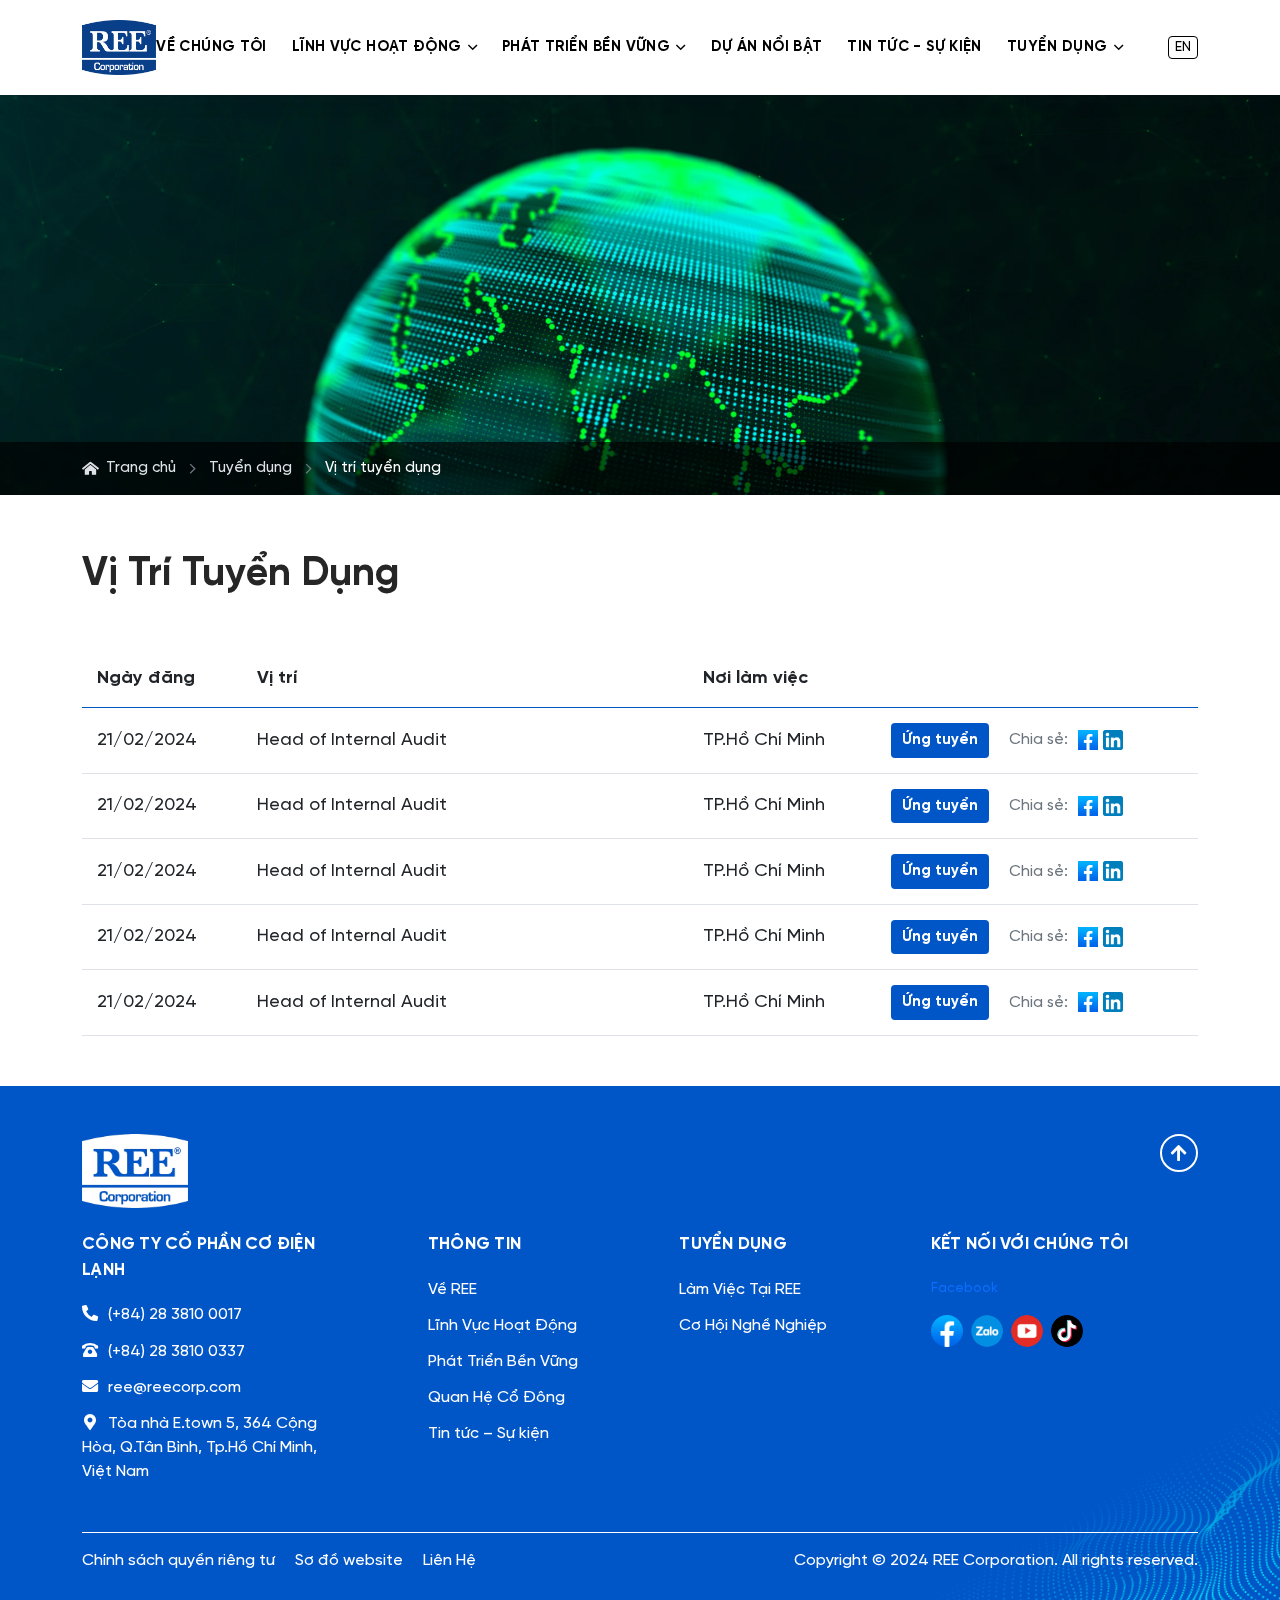
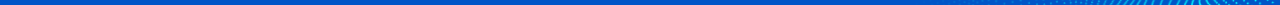
<file: vi-tri-tuyen-dung.html>
<!DOCTYPE html>
<html lang="vi">
<head>
    <meta charset="UTF-8">
    <meta name="viewport"
          content="width=device-width, user-scalable=no, initial-scale=1.0, maximum-scale=1.0, minimum-scale=1.0">

    <title>Template Default</title>
    <meta name="description" content="Template Default">
    <meta name="author" content="">

    <meta property="og:title" content="Template Default">
    <meta property="og:type" content="website">
    <meta property="og:url" content="">
    <meta property="og:description" content="Template Default">
    <meta property="og:image" content="./assets/images/logo.png">

    <link rel="preconnect" href="https://fonts.googleapis.com">
    <link rel="preconnect" href="https://fonts.gstatic.com" crossorigin>
    <link rel="preconnect" href="https://fonts.googleapis.com">
    <link rel="preconnect" href="https://fonts.gstatic.com" crossorigin>
    <link href="https://fonts.googleapis.com/css2?family=Inter:wght@100..900&display=swap" rel="stylesheet">


    <link rel="icon" href="./assets/images/favicon.png">
    <link rel="apple-touch-icon" href="./assets/images/favicon.png">
    <link rel="stylesheet" href="./assets/plugins/bootstrap/css/bootstrap.min.css">
    <link rel="stylesheet" href="./assets/plugins/swiper/swiper-bundle.min.css">
    <link rel="stylesheet" href="./assets/plugins/fancybox/fancybox.min.css">
    <link rel="stylesheet" href="./assets/fonts/fontawesome/css/all.min.css">
    <link rel="stylesheet" href="./assets/css/base.css">
    <link rel="stylesheet" href="./assets/css/style.css">
    <link rel="stylesheet" href="./assets/css/responsive.css">

    <style>
        :root {
            --primary-color: #0055C7;
            --primary-hover: #0149A9;
            --primary-rgb: 0, 85, 199;
            --secondary-color: #FDB62F;
            --secondary-hover: #eca826;
            --secondary-rgb: 253, 182, 47;
        }
    </style>
</head>
<body class="is-page">

<div id="header" class="header">
    <div class="container">
        <div class="header-inner">
            <div class="header-logo">
                <a href="" class="d-inline-block align-middle">
                    <img src="./assets/images/logo.png" class="mw-100 w-auto" alt="">
                </a>
            </div>
            <div class="header-navigation" id="header-navigation">
                <ul>
                    <li>
                        <a href="">
                            VỀ CHÚNG TÔI
                        </a>
                    </li>
                    <li>
                        <a href="">
                            LĨNH VỰC HOẠT ĐỘNG <i class="far fa-angle-down"></i>
                        </a>
                        <ul>
                            <li>
                                <a href="">Năng Lượng</a>
                            </li>
                            <li>
                                <a href="">Nước & Môi Trường</a>
                            </li>
                            <li>
                                <a href="">Cơ Điện Lạnh</a>
                            </li>
                            <li>
                                <a href="">Bất Động Sản</a>
                            </li>
                            <li>
                                <a href="">Dự Án Nổi Bật</a>
                            </li>
                        </ul>
                    </li>
                    <li>
                        <a href="">
                            PHÁT TRIỂN BỀN VỮNG <i class="far fa-angle-down"></i>
                        </a>
                        <ul>
                            <li>
                                <a href="">Năng Lượng</a>
                            </li>
                            <li>
                                <a href="">Nước & Môi Trường</a>
                            </li>
                            <li>
                                <a href="">Cơ Điện Lạnh</a>
                            </li>
                            <li>
                                <a href="">Bất Động Sản</a>
                            </li>
                            <li>
                                <a href="">Dự Án Nổi Bật</a>
                            </li>
                        </ul>
                    </li>
                    <li>
                        <a href="">
                            DỰ ÁN NỔI BẬT
                        </a>
                    </li>
                    <li>
                        <a href="">
                            TIN TỨC - SỰ KIỆN
                        </a>
                    </li>
                    <li>
                        <a href="">
                            TUYỂN DỤNG <i class="far fa-angle-down"></i>
                        </a>
                        <ul>
                            <li>
                                <a href="">Năng Lượng</a>
                            </li>
                            <li>
                                <a href="">Nước & Môi Trường</a>
                            </li>
                            <li>
                                <a href="">Cơ Điện Lạnh</a>
                            </li>
                            <li>
                                <a href="">Bất Động Sản</a>
                            </li>
                            <li>
                                <a href="">Dự Án Nổi Bật</a>
                            </li>
                        </ul>
                    </li>
                </ul>
                <span class="header-navigation_line" id="header-navigation_line"></span>
            </div>
            <div class="header-toolbar">
                <div class="header-language">
                    <a href="" class="header-language_link">
                        EN
                    </a>
                </div>
                <div class="header-hamburger d-flex d-lg-none">
                    <span class="hamburger-button" id="hamburger-button">
                        <i></i>
                        <i></i>
                        <i></i>
                    </span>
                </div>
            </div>
        </div>
    </div>
    <div class="header-overlay" id="header-overlay"></div>
</div>


<div id="main" class="main">
    <div class="section-breadcrumb background-cover"
         style="background-image: url('./assets/images/bg-breadcrumb.webp')">
        <div class="breadcrumb-inner">
            <div class="container">
                <ol class="breadcrumb mb-0">
                    <li class="breadcrumb-item">
                        <a href="#"><i class="fas fa-home-alt me-1"></i>Trang chủ</a>
                    </li>
                    <li class="breadcrumb-item">
                        <a href="#">Tuyển dụng</a>
                    </li>
                    <li class="breadcrumb-item">
                        Vị trí tuyển dụng
                    </li>
                </ol>
            </div>
        </div>
    </div>
    <div class="section-gap">
        <div class="section-recruitment">
            <div class="container">
                <div class="section-heading">
                    <div class="heading-title">
                        Vị Trí Tuyển Dụng
                    </div>
                </div>
                <div class="table-responsive">
                    <table class="table table-recruitment mb-0 align-middle">
                        <thead>
                        <tr>
                            <th>
                                Ngày đăng
                            </th>
                            <th style="width: 40%;">
                                Vị trí
                            </th>
                            <th>
                                Nơi làm việc
                            </th>
                            <th>

                            </th>
                        </tr>
                        </thead>
                        <tbody>
                        <tr>
                            <td>
                                21/02/2024
                            </td>
                            <td>
                                Head of Internal Audit
                            </td>
                            <td>
                                TP.Hồ Chí Minh
                            </td>
                            <td>
                                <div class="d-flex align-items-center gap-20px">
                                    <a href="" class="button-theme button-theme_small button-theme_primary">
                                        Ứng tuyển
                                    </a>
                                    <div class="d-flex align-items-center gap-10px">
                                        <span class="text-muted small text-nowrap">Chia sẻ:</span>
                                        <div class="table-recruitment_social">
                                            <a href="" class="table-recruitment_social__item">
                                                <img src="./assets/images/social/facebook.png" class="img-fluid" alt="">
                                            </a>
                                            <a href="" class="table-recruitment_social__item">
                                                <img src="./assets/images/social/linkedin.png" class="img-fluid" alt="">
                                            </a>
                                        </div>
                                    </div>
                                </div>
                            </td>
                        </tr>
                        <tr>
                            <td>
                                21/02/2024
                            </td>
                            <td>
                                Head of Internal Audit
                            </td>
                            <td>
                                TP.Hồ Chí Minh
                            </td>
                            <td>
                                <div class="d-flex align-items-center gap-20px">
                                    <a href="" class="button-theme button-theme_small button-theme_primary">
                                        Ứng tuyển
                                    </a>
                                    <div class="d-flex align-items-center gap-10px">
                                        <span class="text-muted small text-nowrap">Chia sẻ:</span>
                                        <div class="table-recruitment_social">
                                            <a href="" class="table-recruitment_social__item">
                                                <img src="./assets/images/social/facebook.png" class="img-fluid" alt="">
                                            </a>
                                            <a href="" class="table-recruitment_social__item">
                                                <img src="./assets/images/social/linkedin.png" class="img-fluid" alt="">
                                            </a>
                                        </div>
                                    </div>
                                </div>
                            </td>
                        </tr>
                        <tr>
                            <td>
                                21/02/2024
                            </td>
                            <td>
                                Head of Internal Audit
                            </td>
                            <td>
                                TP.Hồ Chí Minh
                            </td>
                            <td>
                                <div class="d-flex align-items-center gap-20px">
                                    <a href="" class="button-theme button-theme_small button-theme_primary">
                                        Ứng tuyển
                                    </a>
                                    <div class="d-flex align-items-center gap-10px">
                                        <span class="text-muted small text-nowrap">Chia sẻ:</span>
                                        <div class="table-recruitment_social">
                                            <a href="" class="table-recruitment_social__item">
                                                <img src="./assets/images/social/facebook.png" class="img-fluid" alt="">
                                            </a>
                                            <a href="" class="table-recruitment_social__item">
                                                <img src="./assets/images/social/linkedin.png" class="img-fluid" alt="">
                                            </a>
                                        </div>
                                    </div>
                                </div>
                            </td>
                        </tr>
                        <tr>
                            <td>
                                21/02/2024
                            </td>
                            <td>
                                Head of Internal Audit
                            </td>
                            <td>
                                TP.Hồ Chí Minh
                            </td>
                            <td>
                                <div class="d-flex align-items-center gap-20px">
                                    <a href="" class="button-theme button-theme_small button-theme_primary">
                                        Ứng tuyển
                                    </a>
                                    <div class="d-flex align-items-center gap-10px">
                                        <span class="text-muted small text-nowrap">Chia sẻ:</span>
                                        <div class="table-recruitment_social">
                                            <a href="" class="table-recruitment_social__item">
                                                <img src="./assets/images/social/facebook.png" class="img-fluid" alt="">
                                            </a>
                                            <a href="" class="table-recruitment_social__item">
                                                <img src="./assets/images/social/linkedin.png" class="img-fluid" alt="">
                                            </a>
                                        </div>
                                    </div>
                                </div>
                            </td>
                        </tr>
                        <tr>
                            <td>
                                21/02/2024
                            </td>
                            <td>
                                Head of Internal Audit
                            </td>
                            <td>
                                TP.Hồ Chí Minh
                            </td>
                            <td>
                                <div class="d-flex align-items-center gap-20px">
                                    <a href="" class="button-theme button-theme_small button-theme_primary">
                                        Ứng tuyển
                                    </a>
                                    <div class="d-flex align-items-center gap-10px">
                                        <span class="text-muted small text-nowrap">Chia sẻ:</span>
                                        <div class="table-recruitment_social">
                                            <a href="" class="table-recruitment_social__item">
                                                <img src="./assets/images/social/facebook.png" class="img-fluid" alt="">
                                            </a>
                                            <a href="" class="table-recruitment_social__item">
                                                <img src="./assets/images/social/linkedin.png" class="img-fluid" alt="">
                                            </a>
                                        </div>
                                    </div>
                                </div>
                            </td>
                        </tr>
                        </tbody>
                    </table>
                </div>
            </div>
        </div>
    </div>
</div>

<footer id="footer" class="footer">
    <img src="./assets/images/bg-decor-footer.png" class="img-fluid footer-decor" alt="">
    <div class="container">
        <div class="position-relative">
            <div class="footer-top">
                <div class="row g-4">
                    <div class="col-12">
                        <div class="footer-logo">
                            <img src="./assets/images/logo-white.png" width="106" class="img-fluid" alt="">
                        </div>
                    </div>
                    <div class="col-12">
                        <div class="row g-lg-3 g-5 justify-content-between">
                            <div class="col-xl-3 col-lg-3 col-12">
                                <div class="footer-item">
                                    <div class="footer-title">
                                        CÔNG TY CỔ PHẦN CƠ ĐIỆN LẠNH
                                    </div>
                                    <div class="footer-list">
                                        <a href="" class="d-inline-block align-middle footer-list_item">
                                            <i class="fas fa-phone-alt"></i>
                                            (+84) 28 3810 0017
                                        </a>
                                        <a href="" class="d-inline-block align-middle footer-list_item">
                                            <i class="fas fa-phone-rotary"></i>
                                            (+84) 28 3810 0337
                                        </a>
                                        <a href="" class="d-inline-block align-middle footer-list_item">
                                            <i class="fas fa-envelope"></i>
                                            ree@reecorp.com
                                        </a>
                                        <a href="" class="d-inline-block align-middle footer-list_item">
                                            <i class="fas fa-map-marker-alt"></i>
                                            Tòa nhà E.town 5, 364 Cộng Hòa, Q.Tân Bình, Tp.Hồ Chí Minh, Việt Nam
                                        </a>
                                    </div>
                                </div>
                            </div>
                            <div class="col-xl-2 col-lg-3 col-6">
                                <div class="footer-item">
                                    <div class="footer-title">
                                        THÔNG TIN
                                    </div>
                                    <div class="footer-list">
                                        <a href="" class="d-inline-block align-middle footer-list_item">
                                            Về REE
                                        </a>
                                        <a href="" class="d-inline-block align-middle footer-list_item">
                                            Lĩnh Vực Hoạt Động
                                        </a>
                                        <a href="" class="d-inline-block align-middle footer-list_item">
                                            Phát Triển Bền Vững
                                        </a>
                                        <a href="" class="d-inline-block align-middle footer-list_item">
                                            Quan Hệ Cổ Đông
                                        </a>
                                        <a href="" class="d-inline-block align-middle footer-list_item">
                                            Tin tức – Sự kiện
                                        </a>
                                    </div>
                                </div>
                            </div>
                            <div class="col-xl-2 col-lg-3 col-6">
                                <div class="footer-item">
                                    <div class="footer-title">
                                        TUYỂN DỤNG
                                    </div>
                                    <div class="footer-list">
                                        <a href="" class="d-inline-block align-middle footer-list_item">
                                            Làm Việc Tại REE
                                        </a>
                                        <a href="" class="d-inline-block align-middle footer-list_item">
                                            Cơ Hội Nghề Nghiệp
                                        </a>
                                    </div>
                                </div>
                            </div>
                            <div class="col-xl-3 col-lg-3 col-12">
                                <div class="footer-item">
                                    <div class="footer-title">
                                        Kết nối với chúng tôi
                                    </div>
                                    <div class="footer-iframe">
                                        <div class="fb-page" data-href="https://www.facebook.com/nencersoftware"
                                             data-tabs="timeline" data-width="" data-height="130"
                                             data-small-header="false"
                                             data-adapt-container-width="true" data-hide-cover="false"
                                             data-show-facepile="true">
                                            <blockquote cite="https://www.facebook.com/nencersoftware"
                                                        class="fb-xfbml-parse-ignore"><a
                                                    href="https://www.facebook.com/nencersoftware">Facebook</a>
                                            </blockquote>
                                        </div>
                                    </div>
                                    <div class="footer-social">
                                        <a href="" class="footer-social_item">
                                            <img src="./assets/images/social/facebook.png"
                                                 class="rounded-circle img-fluid"
                                                 alt="">
                                        </a>
                                        <a href="" class="footer-social_item">
                                            <img src="./assets/images/social/zalo.png"
                                                 class="rounded-circle img-fluid"
                                                 alt="">
                                        </a>
                                        <a href="" class="footer-social_item">
                                            <img src="./assets/images/social/youtube.png"
                                                 class="rounded-circle img-fluid"
                                                 alt="">
                                        </a>
                                        <a href="" class="footer-social_item">
                                            <img src="./assets/images/social/tiktok.png"
                                                 class="rounded-circle img-fluid"
                                                 alt="">
                                        </a>
                                    </div>
                                </div>
                            </div>
                        </div>
                    </div>
                </div>
            </div>
            <div class="footer-bottom">
                <div class="row g-3">
                    <div class="col-lg-6">
                        <div class="footer-navigation">
                            <a href="" class="footer-navigation_item d-inline-block align-middle">
                                Chính sách quyền riêng tư
                            </a>
                            <a href="" class="footer-navigation_item d-inline-block align-middle">
                                Sơ đồ website
                            </a>
                            <a href="" class="footer-navigation_item d-inline-block align-middle">
                                Liên Hệ
                            </a>
                        </div>
                    </div>
                    <div class="col-lg-6 text-lg-end text-center text-white">
                        Copyright © 2024 REE Corporation. All rights reserved.
                    </div>
                </div>
            </div>
            <div class="footer-scroll">
                <button type="button" class="button-scroll" id="scrollTop">
                    <i class="fas fa-arrow-up"></i>
                </button>
            </div>
        </div>
    </div>
</footer>

<script type="text/javascript" src="./assets/plugins/jquery.min.js"></script>
<script type="text/javascript"
        src="./assets/plugins/bootstrap/js/bootstrap.bundle.min.js"></script>
<script type="text/javascript" src="./assets/plugins/swiper/swiper-bundle.min.js"></script>
<script type="text/javascript" src="./assets/plugins/fancybox/fancybox.min.js"></script>
<script type="text/javascript" src="./assets/js/app.js"></script>

<div id="fb-root"></div>
<script async defer crossorigin="anonymous"
        src="https://connect.facebook.net/vi_VN/sdk.js#xfbml=1&version=v19.0"
        nonce="eZ84RqM9"></script>
</body>
</html>
</file>
<file: assets/css/base.css>
@font-face {
    font-family: 'SVN-Gilroy';
    font-style: normal;
    font-weight: 400;
    font-display: swap;
    src: url(../fonts/svn-gilroy/SVN-Gilroy-Regular.woff2) format('woff2');
}

@font-face {
    font-family: 'SVN-Gilroy';
    font-style: normal;
    font-weight: 500;
    font-display: swap;
    src: url(../fonts/svn-gilroy/SVN-Gilroy-Medium.woff2) format('woff2');
}

@font-face {
    font-family: 'SVN-Gilroy';
    font-style: normal;
    font-weight: 700;
    font-display: swap;
    src: url(../fonts/svn-gilroy/SVN-Gilroy-Bold.woff2) format('woff2');
}

:root {
    --transition-default: 0.3s all ease-in-out;
    --font-theme: 'SVN-Gilroy', Arial, Helvetica, sans-serif;
    --size-theme: 14px;
}

body {
    position: relative;
    width: 100%;
    color: var(--bs-gray-800);
    font-family: var(--font-theme);
    font-size: var(--size-theme);
    font-weight: 500;
    font-style: normal;
    background-color: #fff;
}

a,
a:hover,
a:focus {
    outline: none;
    text-decoration: none;
    cursor: pointer;
    -o-transition: var(--transition-default);
    transition: var(--transition-default);
    -webkit-transition: var(--transition-default);
}

button,
button:hover,
button:focus {
    -webkit-box-shadow: none !important;
    box-shadow: none !important;
    outline: none !important;
    text-decoration: none !important;
    cursor: pointer;
    -o-transition: var(--transition-default);
    transition: var(--transition-default);
    -webkit-transition: var(--transition-default);
    cursor: pointer !important;
}

input,
select,
textarea {
    -o-transition: var(--transition-default);
    transition: var(--transition-default);
    -webkit-transition: var(--transition-default);
}

input:focus,
select:focus,
textarea:focus {
    box-shadow: inset 0 1px 1px rgb(0 0 0 / 8%), 0 0 8px rgb(102 175 233 / 60%) !important;
    -webkit-box-shadow: inset 0 1px 1px rgb(0 0 0 / 8%), 0 0 8px rgb(102 175 233 / 60%) !important;
    outline: none !important;
    border-color: #66afe9 !important;
}

.transition-default {
    -o-transition: var(--transition-default);
    transition: var(--transition-default);
    -webkit-transition: var(--transition-default);
}

.background-cover {
    background-size: cover;
    background-position: center center;
    background-repeat: no-repeat;
}

.image-cover {
    position: absolute;
    top: 0;
    left: 0;
    width: 100%;
    height: 100%;
    -o-object-fit: cover;
    object-fit: cover;
}

.image-contain {
    position: absolute;
    top: 0;
    left: 0;
    width: 100%;
    height: 100%;
    -o-object-fit: contain;
    object-fit: contain;
}

.object-fit-cover {
    -o-object-fit: cover;
    object-fit: cover;
}

.object-fit-contain {
    -o-object-fit: contain;
    object-fit: contain;
}

.pseudo {
    position: relative;
}

.pseudo:before,
.pseudo:after {
    position: absolute;
    content: '';
    display: block;
}

.limit {
    --line: 2;
    overflow: hidden;
    -o-text-overflow: ellipsis;
    text-overflow: ellipsis;
    display: -webkit-box;
    -webkit-line-clamp: var(--line);
    line-clamp: var(--line);
    -webkit-box-orient: vertical;
}

input::-webkit-outer-spin-button,
input::-webkit-inner-spin-button {
    -webkit-appearance: none;
    margin: 0;
}

input[type='number'] {
    -moz-appearance: textfield;
}

.form-mobile input[type=date]::-webkit-inner-spin-button,
.form-mobile input[type=date]::-webkit-calendar-picker-indicator,
.form-mobile input[type=datetime-local]::-webkit-inner-spin-button,
.form-mobile input[type=datetime-local]::-webkit-calendar-picker-indicator,
.form-mobile input[type=month]::-webkit-inner-spin-button,
.form-mobile input[type=month]::-webkit-calendar-picker-indicator,
.form-mobile input[type=time]::-webkit-inner-spin-button,
.form-mobile input[type=time]::-webkit-calendar-picker-indicator {
    opacity: 0;
}

.form-mobile > span:before {
    position: absolute;
    content: "\f073";
    font-family: "Font Awesome 5 Pro";
    font-size: var(--size-theme);
    color: var(--bs-gray-700);
    top: 50%;
    right: 0.75rem;
    -webkit-transform: translateY(-50%);
    -ms-transform: translateY(-50%);
    transform: translateY(-50%);
    pointer-events: none;
}

.zi--1 {
    z-index: -1;
}

.zi-1 {
    z-index: 1;
}

.zi-2 {
    z-index: 2;
}

.zi-3 {
    z-index: 3;
}

.zi-4 {
    z-index: 4;
}

.zi-5 {
    z-index: 5;
}

.zi-10 {
    z-index: 10;
}

.ratio > img {
    -o-object-fit: cover;
    object-fit: cover;
}

.ratio-2x1 {
    --bs-aspect-ratio: 50%;
}

.ratio-3x2 {
    --bs-aspect-ratio: calc(2 / 3 * 100%);
}

.gap-5px {
    gap: 5px;
}

.gap-10px {
    gap: 10px;
}

.gap-15px {
    gap: 15px;
}

.gap-20px {
    gap: 20px;
}

.gap-25px {
    gap: 25px;
}

.gap-30px {
    gap: 30px;
}

.link-default {
    display: -webkit-inline-box;
    display: -ms-inline-flexbox;
    display: inline-flex;
    -webkit-box-align: center;
    -ms-flex-align: center;
    align-items: center;
    vertical-align: middle;
    border: 0;
    outline: none;
    -webkit-box-shadow: none;
    box-shadow: none;
    background: transparent;
    padding: 0;
}

.flex-same {
    -webkit-box-flex: 1 !important;
    -ms-flex: 1 1 0px !important;
    flex: 1 1 0 !important;
}

.fz-10 {
    font-size: .7em;
}

.fz-11 {
    font-size: .775em;
}

.fz-12 {
    font-size: .85em;
}

.fz-13 {
    font-size: .925em;
}

.fz-14 {
    font-size: 1em;
}

.fz-15 {
    font-size: 1.075em;
}

.fz-16 {
    font-size: 1.15em;
}

.fz-17 {
    font-size: 1.225em;
}

.fz-18 {
    font-size: 1.3em;
}

.fz-19 {
    font-size: 1.375em;
}

.fz-20 {
    font-size: 1.45em;
}

.fz-21 {
    font-size: 1.525em;
}

.fz-22 {
    font-size: 1.6em;
}

.fz-23 {
    font-size: 1.675em;
}

.fz-24 {
    font-size: 1.75em;
}

.fz-inherit {
    font-size: inherit !important
}

.color-inherit {
    color: inherit !important
}

.mw-25px {
    min-width: 25px !important;
}

.mw-50px {
    min-width: 50px !important;
}

.mw-75px {
    min-width: 75px !important;
}

.mw-100px {
    min-width: 100px !important;
}

.button-theme {
    border-radius: 4px;
    border: 1px solid transparent;
    outline: none;
    box-shadow: none;
    padding: 11px 20px;
    font-weight: 700;
    font-size: 16px;
    display: inline-flex;
    align-items: center;
    justify-content: center;
    vertical-align: middle;
	white-space: nowrap;
}

.button-theme.button-theme_primary {
    background-color: var(--primary-color);
    color: var(--bs-white);
}

.button-theme.button-theme_primary:hover {
    background-color: var(--secondary-color);
    color: var(--bs-white);
}

.button-theme.button-theme_outline {
    background-color: transparent;
    border-color: var(--bs-white);
    color: var(--bs-white);
}

.button-theme.button-theme_outline__primary {
    background-color: transparent;
    border-color: var(--primary-color);
    color: var(--primary-color);
}

.button-theme.button-theme_outline:hover,
.button-theme.button-theme_outline__primary:hover {
    background-color: var(--primary-color);
    border-color: var(--primary-color);
    color: var(--bs-white);
}

.button-theme.button-theme_small {
    padding: 7px 12px;
    font-size: 1em;
}
</file>
<file: assets/css/style.css>
.header {
	position: fixed;
	top: 0;
	left: 0;
	width: 100%;
	z-index: 10;
}

.header .header-inner {
	display: flex;
	align-items: center;
	padding: 20px 0;
	transition: var(--transition-default);
}

.header.is-scroll .header-inner {
	padding: 10px 0;
}

.header .header-logo img {
	height: 55px;
	transition: var(--transition-default);
}

.header .header-navigation {
	display: -webkit-box;
	display: -ms-flexbox;
	display: flex;
	-webkit-box-align: center;
	-ms-flex-align: center;
	align-items: center;
	-webkit-box-pack: end;
	-ms-flex-pack: end;
	justify-content: flex-end;
	margin-left: auto;
	position: relative;
}

.header .header-navigation .header-navigation_line {
	position: absolute;
	display: block;
	content: "";
	height: 3px;
	background-color: var(--primary-color);
	left: 0;
	bottom: -10px;
	-webkit-transition: var(--transition-default);
	-o-transition: var(--transition-default);
	transition: var(--transition-default);
	opacity: 0;
	visibility: hidden;
	pointer-events: none;
}

.header .header-navigation .header-navigation_line.show {
	opacity: 1;
	visibility: visible;
}

.header .header-navigation ul {
	list-style: none;
	padding-left: 0;
	margin-bottom: 0;
}

.header .header-navigation > ul {
	display: -webkit-box;
	display: -ms-flexbox;
	display: flex;
	-webkit-box-align: center;
	-ms-flex-align: center;
	align-items: center;
	-webkit-box-pack: end;
	-ms-flex-pack: end;
	justify-content: flex-end;
	gap: 25px;
}

.header .header-navigation > ul > li {
	position: relative;
	width: 100%;
}

.header .header-navigation > ul > li > a,
.header .header-navigation > ul > li > button {
	display: flex;
	align-items: center;
	font-weight: 700;
	color: var(--bs-white);
	font-size: 1.075em;
	white-space: nowrap;
	border: 0;
	box-shadow: none;
	background-color: transparent;
	outline: none;
	gap: 6px;
	letter-spacing: 0.025em;
}

.header .header-navigation > ul > li > a > i,
.header .header-navigation > ul > li > button > i {
	transition: var(--transition-default);
}

.header .header-navigation > ul > li > ul > li {
	width: 100%;
}

.header .header-navigation > ul > li > ul > li > a {
	padding: 10px 20px;
	color: var(--bs-black);
	font-size: 1.075em;
	font-weight: 700;
	display: flex;
	align-items: center;
	white-space: nowrap;
}

.header .header-navigation > ul > li > ul > li > a:hover {
	padding-left: 28px;
	color: var(--primary-color);
}

.header .header-toolbar {
	margin-left: 45px;
	display: flex;
	align-items: center;
	gap: 15px;
}


.header .header-toolbar .header-language .header-language_link {
	line-height: 1;
	border-radius: 4px;
	padding: 3px 6px;
	color: var(--bs-white);
	border: 1px solid var(--bs-white);
	font-weight: 500;
}

.header .header-toolbar .header-language .header-language_link:hover {
	color: var(--bs-white) !important;
	background-color: var(--primary-color);
	border-color: var(--primary-color) !important;
}

.is-page .header,
.header.is-scroll {
	background-color: var(--bs-white);
	box-shadow: 0 12px 16px -4px rgba(16, 24, 40, .1), 0 4px 6px -2px rgba(16, 24, 40, .05);
}

.is-page .header {
	position: sticky;
}

.is-page .header .header-navigation > ul > li > a,
.is-page .header .header-navigation > ul > li > button,
.header.is-scroll .header-navigation > ul > li > a,
.header.is-scroll .header-navigation > ul > li > button {
	color: var(--bs-black);
}

.is-page .header .header-toolbar .header-language .header-language_link,
.header.is-scroll .header-toolbar .header-language .header-language_link {
	color: var(--bs-black);
	border-color: var(--bs-black);
}

.section-gap {
	padding: 50px 0;
}

.section-heading {
	margin-bottom: 45px;
}

.section-heading.section-heading_center {
	text-align: center;
}

.section-heading.section-heading_center .heading-title {
	justify-content: center;
}

.section-heading.section-heading_small .heading-title {
	font-size: 2.5em;
}

.section-heading.section-heading_white .heading-title {
	color: var(--bs-white);
}

.section-heading.section-heading_white .heading-desc {
	color: var(--bs-white);
}

.section-heading .heading-title {
	font-size: 2.85em;
	font-weight: 700;
	color: #262626;
	display: flex;
	justify-content: space-between;
	gap: 6px;
	flex-wrap: wrap;
}

.section-heading .heading-title .heading-link {
	align-self: flex-end;
	font-size: 16px;
	padding: 5px 10px 5px 0;
	display: inline-flex;
	color: var(--bs-black);
	font-weight: 500;
	letter-spacing: .05em;
	position: relative;
	white-space: nowrap;
}

.section-heading .heading-title .heading-link:after {
	background-color: var(--primary-color);
	border-radius: 50%;
	height: 24px;
	width: 24px;
	font-size: 16px;
	color: var(--bs-white);
	font-weight: 500;
	font-family: "Font Awesome 5 Pro";
	content: '\f105';
	animation: shineButton 2.4s cubic-bezier(0, 0, .5, 1.02) infinite;
	display: flex;
	align-items: center;
	justify-content: center;
	margin-left: 8px;
	transition: var(--transition-default);
}

.section-heading .heading-title .heading-link:hover {
	color: var(--primary-color);
}

.section-heading .heading-title .heading-link:hover:after {
	transform: translateX(5px);
}

.section-heading .heading-sub {
	font-size: 1.75em;
	color: var(--primary-color);
	font-weight: 700;
	margin-top: 24px;
	line-height: 1.3;
}

.section-heading .heading-sub p:last-child,
.section-heading .heading-sub ul:last-child,
.section-heading .heading-sub ol:last-child {
	margin-bottom: 0;
}

.section-heading .heading-desc {
	font-size: 1.3em;
	line-height: 1.6;
	font-weight: 500;
	margin-top: 24px;
}

.section-heading .heading-desc p:last-child,
.section-heading .heading-desc ul:last-child,
.section-heading .heading-desc ol:last-child {
	margin-bottom: 0;
}

.section-heading .heading-button {
	margin-top: 24px;
}

.section-heading.section-heading_white .heading-title {
	color: var(--bs-white);
}

.section-heading .heading-tab {
	display: flex;
	align-items: center;
	justify-content: center;
	gap: 30px;
	margin-top: 24px;
}

.section-heading .heading-tab .heading-tab_link {
	font-size: 1.3em;
	color: #8D8D8D;
	font-weight: 700;
	display: inline-block;
	align-items: center;
	vertical-align: middle;
	text-align: center;
	position: relative;
	padding-bottom: 10px;
	transition: var(--transition-default);
}

.section-heading .heading-tab .heading-tab_link:before {
	position: absolute;
	height: 1px;
	width: 48%;
	left: 50%;
	transform: translateX(-50%);
	bottom: 0;
	content: "";
	background-color: var(--primary-color);
	opacity: 0;
	visibility: hidden;
	pointer-events: none;
	transition: var(--transition-default);
}

.section-heading .heading-tab .heading-tab_link.active,
.section-heading .heading-tab .heading-tab_link:hover {
	color: var(--primary-color);
}

.section-heading .heading-tab .heading-tab_link.active:before {
	opacity: 1;
	visibility: visible;
	pointer-events: auto;
}

@keyframes shineButton {
	0% {
		box-shadow: 0 0 0 0 rgba(0, 85, 199, .2)
	}

	30% {
		box-shadow: 0 0 0 5px rgba(0, 85, 199, .2)
	}

	45% {
		box-shadow: 0 0 0 5px rgba(0, 85, 199, .05)
	}

	65% {
		box-shadow: 0 0 0 5px rgba(0, 85, 199, 0)
	}
}

.section-decor {
	position: relative;
}

.section-decor .decor-bottom {
	position: absolute;
	width: 280px;
	max-width: 40vw;
	z-index: -1;
	pointer-events: none;
	user-select: none;
	left: -140px;
	bottom: -120px;
}

.section-decor .decor-top {
	position: absolute;
	width: 280px;
	max-width: 40vw;
	z-index: -1;
	pointer-events: none;
	user-select: none;
	right: -140px;
	top: -110px;
}

.slider-theme .slider-navigation .slider-navigation_button {
	position: absolute;
	top: 50%;
	-webkit-transform: translateY(-50%);
	-ms-transform: translateY(-50%);
	transform: translateY(-50%);
	z-index: 2;
	display: -webkit-inline-box;
	display: -ms-inline-flexbox;
	display: inline-flex;
	-webkit-box-pack: center;
	-ms-flex-pack: center;
	justify-content: center;
	-webkit-box-align: center;
	-ms-flex-align: center;
	align-items: center;
	outline: none;
	border: none;
	width: 44px;
	height: 44px;
	background-color: var(--bs-white);
	border-radius: 50%;
	-webkit-box-shadow: 0 4px 8px 0 rgb(48 56 70 / 25%);
	box-shadow: 0 4px 8px 0 rgb(48 56 70 / 25%);
	-webkit-transition: var(--transition-default);
	-o-transition: var(--transition-default);
	transition: var(--transition-default);
	cursor: pointer;
	font-size: 1.45em;
	color: var(--bs-black);
	border: 0;
}

.slider-theme .slider-navigation .slider-navigation_button:before {
	content: '';
	display: block;
	position: absolute;
	top: 0;
	left: 0;
	right: 0;
	bottom: 0;
	border-radius: inherit;
	background-color: var(--primary-color);
	z-index: -1;
	-webkit-clip-path: circle(0 at 50% 50%);
	clip-path: circle(0 at 50% 50%);
	-webkit-transition: .3s all ease;
	-o-transition: .3s all ease;
	transition: .3s all ease;
}

.slider-theme .slider-navigation .slider-navigation_button:hover {
	color: var(--bs-white);
}

.slider-theme .slider-navigation .slider-navigation_button:hover:before {
	-webkit-clip-path: circle(100% at 50% 50%);
	clip-path: circle(100% at 50% 50%);
}

.slider-theme .slider-navigation .slider-navigation_button.slider-navigation_prev {
	left: -22px;
}

.slider-theme .slider-navigation .slider-navigation_button.slider-navigation_next {
	right: -22px;
}

.slider-theme .slider-navigation .slider-navigation_button {
	transform: translateY(calc(-50% + 20px));
	transition: var(--transition-default);
	opacity: 0;
	visibility: hidden;
}

.slider-theme:hover .slider-navigation .slider-navigation_button {
	transform: translateY(-50%);
	opacity: 1;
	visibility: visible;
}

.slider-hero .slider-navigation .slider-navigation_button.slider-navigation_next,
.slider-project .slider-navigation .slider-navigation_button.slider-navigation_next {
	right: 15px;
}

.slider-hero .slider-navigation .slider-navigation_button.slider-navigation_prev,
.slider-project .slider-navigation .slider-navigation_button.slider-navigation_prev {
	left: 15px;
}

.slider-hero .hero-item {
	position: relative;
}

.slider-hero .hero-item .hero-content {
	position: absolute;
	top: 0;
	left: 0;
	right: 0;
	bottom: 0;
	z-index: 2;
	width: 100%;
	height: 100%;
	display: flex;
	flex-direction: column;
	align-items: center;
	justify-content: center;
	animation-fill-mode: forwards;
	-webkit-backface-visibility: hidden;
	opacity: 0 !important;
	transform: translate3d(0, 70px, 0);
	transition: transform .8s cubic-bezier(0, .195, 0, 1.465), opacity .5s ease-in;
}

.slider-hero .swiper-slide-active .hero-item .hero-content {
	animation-delay: .1s;
	opacity: 1 !important;
	transform: translateZ(0) scale(1);
	will-change: filter, transform, opacity;
}

.slider-hero .hero-item .hero-content .hero-content_title {
	font-size: 2em;
	color: var(--bs-white);
	font-weight: 700;
	line-height: 1.4;
}

.slider-hero .hero-item .hero-content .hero-content_button {
	margin-top: 12px;
}

.service-item {
	border-radius: 16px 0 16px 0;
}

.service-item:before {
	background-color: rgba(0, 0, 0, .5);
	transition: var(--transition-default);
	width: 100%;
	height: 100%;
	z-index: 1;
	opacity: 0;
	visibility: hidden;
	pointer-events: none;
}

.service-item .service-image .ratio {
	--bs-aspect-ratio: calc(365 / 293 * 100%)
}

.service-item.service-item_small .service-image .ratio {
	--bs-aspect-ratio: calc(213 / 293 * 100%)
}

.service-item .service-title {
	font-size: 1.675em;
	opacity: 0;
	visibility: hidden;
	pointer-events: none;
	transition: var(--transition-default);
}

.service-item:hover:before,
.service-item:hover .service-title {
	opacity: 1;
	visibility: visible;
	pointer-events: auto;
}

.section-counter {
	background-attachment: fixed;
}

.section-counter .counter-inner {
	background: rgba(22, 22, 22, .5);
	padding: 30px 0;
}

.section-counter .counter-inner .counter-item .counter-item_title {
	font-size: 1.3em;
	margin-bottom: 32px;
	padding-bottom: 5px;
	border-bottom: 1px solid rgba(255, 255, 255, .5);
	font-weight: 500;
}

.section-counter .counter-inner .counter-item .counter-item_number {
	color: var(--secondary-color);
	font-weight: 700;
	font-size: 3.5em;
	letter-spacing: .05em;
}

.section-counter .counter-inner .counter-item .counter-item_currency {
	font-size: 1.15em;
}

.section-counter .counter-inner .counter-desc {
	position: absolute;
	bottom: 0;
	right: 0;
	z-index: 2;
	color: var(--bs-white);
	transform: translateX(100%);
}

.section-counter.section-counter_2 .counter-inner {
	padding: 80px 0;
}

.section-counter.section-counter_2 .counter-inner .counter-item .counter-item_title {
	margin-top: 25px;
	padding-top: 25px;
	border-top: 1px solid rgba(255, 255, 255, 1);
	padding-bottom: 0;
	margin-bottom: 0;
	border-bottom: unset;
}

.section-counter.section-counter_2 .counter-inner .counter-item .counter-item_wrapper {
	display: flex;
	align-items: center;
	gap: 8px;
}

.section-counter.section-counter_2 .counter-inner .counter-item .counter-item_number {
	font-size: 4.5em;
}

.section-counter.section-counter_2 .counter-inner .counter-item .counter-item_currency {
	color: var(--secondary-color);
	font-weight: 700;
	font-size: 1.45em;
}

.section-counter.section-counter_2 .counter-inner .counter-desc {
	transform: translate(0);
	font-size: 1.15em;
}

.section-shareholder .shareholder-list {
	display: flex;
	flex-direction: column;
}

.section-shareholder .shareholder-list .shareholder-list-item {
	display: flex;
	align-items: center;
	justify-content: space-between;
	gap: 10px;
	font-size: 1.3em;
	font-weight: 700;
	color: var(--bs-black);
	padding-bottom: 15px;
}

.section-shareholder .shareholder-list .shareholder-list-item > i {
	flex-shrink: 0;
	font-size: 1.45em;
}

.section-shareholder .shareholder-list .shareholder-list-item:hover {
	color: var(--primary-color);
}

.section-shareholder .shareholder-list .shareholder-list-item + .shareholder-list-item {
	padding-top: 15px;
	border-top: 1px solid var(--primary-color);
}

.section-shareholder .section-decor .decor-top {
	width: 345px;
	top: calc(-1 * (315px / 2));
	right: calc(-1 * (345px / 2));
}

.section-shareholder .shareholder-detail {
	border-radius: 16px 0 16px 0;
}

.section-shareholder .shareholder-detail .shareholder-image:before {
	top: 0;
	left: 0;
	width: 100%;
	height: 100%;
	background: rgba(0, 0, 0, .5);
	z-index: 2;
}

.section-shareholder .shareholder-detail .shareholder-image .ratio {
	--bs-aspect-ratio: calc(365 / 504 * 100%);
}

.section-shareholder .shareholder-detail .shareholder-content {
	padding: 0 40px;
}

.section-shareholder .shareholder-detail .shareholder-content .shareholder-content_title {
	font-size: 1.675em;
	font-weight: 700;
	margin-bottom: 30px;
}

.section-shareholder .shareholder-detail .shareholder-content .shareholder-content_desc .shareholder-content_desc__top {
	font-size: 1.575em;
	font-weight: 700;
	padding-bottom: 10px;
	border-bottom: 1px solid #fff;
	margin-bottom: 12px;
}

.section-shareholder .shareholder-detail .shareholder-content .shareholder-content_desc .shareholder-content_desc__bottom {
	font-size: 1.225em;
}

.section-shareholder .shareholder-detail .shareholder-content .shareholder-content_text {
	margin-top: 45px;
}

.articles-list .article-item {
	border-radius: 8px 0 8px 0;
	background-color: #f4f4f4;
}

.articles-list .article-item .article-time {
	background-color: var(--primary-color);
	width: 80px;
	padding: 5px;
	line-height: 1.3;
}

.articles-list .article-item .article-time > span {
	font-size: 1.875em;
}

.articles-list .article-item .article-content .article-title {
	font-size: 1.15em;
}

.article-overlay {
	border-radius: 16px 0 16px 0;
}

.article-overlay .article-image:before {
	top: 0;
	left: 0;
	width: 100%;
	height: 100%;
	z-index: 2;
	transition: var(--transition-default);
	background: rgba(0, 0, 0, .5);
}

.article-overlay .article-image .ratio {
	--bs-aspect-ratio: calc(365 / 504 * 100%);
}

.article-overlay .article-content .article-title {
	font-size: 1.45em;
	line-height: 1.4;
}

.article-overlay .article-content .article-time {
	opacity: .9;
	margin-top: 18px;
}

.article-overlay .article-category {
	margin-bottom: 10px;
	font-weight: 700;
	color: var(--bs-white);
	font-size: 1.075em;
	letter-spacing: 0.05em;
}

.slider-article .swiper-slide {
	border-radius: 16px 0 16px 0;
	overflow: hidden;
}

.slider-article .swiper-slide.swiper-slide-active .article-overlay .article-image:before {
	background: linear-gradient(180deg, rgba(0, 0, 0, 0) 0%, rgba(0, 0, 0, 0) 40.63%, rgba(0, 0, 0, .5) 100%);
	filter: drop-shadow(0 4px 30px rgba(0, 0, 0, .2));
}

.section-responsibility {
	background-color: #f4f4f4;
	padding: 80px 0;
}

.section-responsibility .slider-theme {
	display: flex;
	align-items: center;
	justify-content: space-between;
	margin-top: 20px;
}

.section-responsibility .slider-theme .slider-pagination {
	display: flex;
	align-items: center;
	gap: 10px;
}

.section-responsibility .slider-theme .slider-pagination .swiper-pagination-bullet {
	width: 10px;
	height: 10px;
	border: 2px solid var(--primary-color);
	font-size: 1.3em;
	color: transparent;
	background-color: transparent;
	transition: var(--transition-default);
	overflow: hidden;
	opacity: 1;
	margin: 0;
	display: flex;
	align-items: center;
	justify-content: center;
	font-weight: 500;
	user-select: none;
}

.section-responsibility .slider-theme .slider-pagination .swiper-pagination-bullet:hover {
	background-color: var(--primary-color);
}

.section-responsibility .slider-theme .slider-pagination .swiper-pagination-bullet.swiper-pagination-bullet-active {
	width: 40px;
	height: 40px;
	color: var(--primary-color);
	background-color: transparent;
}

.section-responsibility .slider-theme .slider-navigation {
	display: flex;
	align-items: center;
	gap: 10px;
}

.section-responsibility .slider-theme .slider-navigation .slider-navigation_button {
	position: relative;
	top: unset;
	transform: translateY(0);
	opacity: 1;
	visibility: visible;
	border: 2px solid var(--primary-color);
	background-color: transparent;
	color: var(--primary-color);
	left: unset;
	right: unset;
	box-shadow: none;
}

.section-responsibility .slider-theme .slider-navigation .slider-navigation_button > i {
	font-weight: 500;
}

.section-responsibility .slider-theme .slider-navigation .slider-navigation_button:hover {
	color: var(--bs-white);
}

.responsibility-image {
	border-radius: 16px 0 16px 0;
}

.responsibility-image .ratio {
	--bs-aspect-ratio: calc(365 / 504 * 100%);
}

.responsibility-image:before {
	top: 0;
	left: 0;
	width: 100%;
	height: 100%;
	z-index: 2;
	transition: var(--transition-default);
	background: rgba(0, 0, 0, .5);
}

.slider-responsibility .swiper-slide,
.slider-introduction .swiper-slide {
	border-radius: 16px 0 16px 0;
	overflow: hidden;
}

.slider-responsibility .swiper-slide.swiper-slide-active .responsibility-image:before,
.slider-introduction .swiper-slide.swiper-slide-active .responsibility-image:before {
	background: linear-gradient(180deg, rgba(0, 0, 0, 0) 0%, rgba(0, 0, 0, 0) 40.63%, rgba(0, 0, 0, 0) 100%);
	filter: drop-shadow(0 4px 30px rgba(0, 0, 0, 0));
}

.slider-responsibility_content .section-heading .heading-title,
.slider-introduction_content .section-heading .heading-title {
	color: var(--primary-color);
}

.footer {
	background-color: var(--primary-color);
	padding: 48px 0 32px;
	position: relative;
	overflow: hidden;
}

.footer .footer-decor {
	bottom: -10px;
	right: -360px;
	transform: rotate(-6.29deg);
	width: 974px;
	height: 455px;
	mix-blend-mode: screen;
	position: absolute;
}

.footer .footer-item .footer-title {
	margin-bottom: 20px;
	color: var(--bs-white);
	font-size: 1.225em;
	text-transform: uppercase;
	font-weight: 700;
	letter-spacing: .015em;
}

.footer .footer-item .footer-list {
	display: -webkit-box;
	display: -ms-flexbox;
	display: flex;
	-webkit-box-orient: vertical;
	-webkit-box-direction: normal;
	-ms-flex-direction: column;
	flex-direction: column;
	gap: 12px;
}

.footer .footer-item .footer-list .footer-list_item {
	color: var(--bs-white);
	font-size: 1.15em;
}

.footer .footer-item .footer-list .footer-list_item > i {
	width: 15px;
	margin-right: 7px;
	text-align: center;
	color: var(--bs-white);
}

.footer .footer-item .footer-list .footer-list_item:hover {
	color: var(--secondary-color);
}

.footer .footer-item .footer-social {
	margin-top: 16px;
	display: -webkit-box;
	display: -ms-flexbox;
	display: flex;
	-webkit-box-align: center;
	-ms-flex-align: center;
	align-items: center;
	gap: 8px;
}

.footer .footer-item .footer-social .footer-social_item > img {
	width: 32px;
	height: 32px;
	overflow: hidden;
}

.footer .footer-bottom {
	margin-top: 48px;
	padding-top: 16px;
	border-top: 1px solid var(--bs-white);
	font-size: 1.15em;
}

.footer .footer-navigation {
	display: flex;
	align-items: center;
	gap: 20px;
}

.footer .footer-navigation .footer-navigation_item {
	color: var(--bs-white);
}

.footer .footer-navigation .footer-navigation_item:hover {
	color: var(--secondary-color);
}

.footer .footer-scroll {
	position: absolute;
	top: 24px;
	right: 0;
}

.footer .footer-scroll .button-scroll {
	height: 38px;
	width: 38px;
	border: 2px solid var(--bs-white);
	display: flex;
	align-items: center;
	justify-content: center;
	background-color: transparent;
	color: var(--bs-white);
	font-size: 1.3em;
	border-radius: 50%;
	outline: none;
	box-shadow: none;
	transition: var(--transition-default);
}

.footer .footer-scroll .button-scroll:hover {
	border: 2px solid var(--secondary-color);
	color: var(--secondary-color);
}

.section-breadcrumb {
	height: 400px;
	display: flex;
	flex-direction: column;
	justify-content: flex-end;
	background-attachment: fixed;
}

.section-breadcrumb .breadcrumb-inner {
	position: relative;
	overflow: hidden;
	padding: 5px 0;
}

.section-breadcrumb .breadcrumb-inner:before {
	content: "";
	position: absolute;
	width: 100%;
	height: 100%;
	display: block;
	bottom: 0;
	z-index: 2;
	background-color: rgba(0, 0, 0, .65);
}

.section-breadcrumb .breadcrumb-inner .breadcrumb .breadcrumb-item {
	color: var(--bs-white);
	font-size: 1.075em;
	display: inline-flex;
	align-items: center;
	position: relative;
	z-index: 2;
}

.section-breadcrumb .breadcrumb-inner .breadcrumb .breadcrumb-item > a {
	color: var(--bs-gray-300);
	display: inline-flex;
	align-items: center;
	gap: 3px;
	padding: 10px 0;
}

.section-breadcrumb .breadcrumb-inner .breadcrumb .breadcrumb-item > a:hover {
	color: var(--bs-white);
}

.section-breadcrumb .breadcrumb-inner .breadcrumb .breadcrumb-item + .breadcrumb-item {
	padding-left: 0;
}

.section-breadcrumb .breadcrumb-inner .breadcrumb .breadcrumb-item + .breadcrumb-item::before {
	float: none;
	margin-left: 13px;
	padding-right: 13px;
	content: "\f105";
	font-family: "Font Awesome 5 Pro";
	font-weight: 300;
	font-size: 1.3em;
}

.section-pagination {
	margin-top: 30px;
}

.section-pagination .pagination {
	margin-bottom: 0;
	-webkit-box-pack: center;
	-ms-flex-pack: center;
	justify-content: center;
}

.section-pagination .pagination .page-item {
	margin: 0 4px;
}

.section-pagination .pagination .page-item .page-link {
	border: 0;
	color: var(--bs-gray-700);
	background-color: transparent;
	border-radius: 4px;
	margin-left: 0;
	padding: 6px 14px 6px;
	font-size: 1.15em;
}

.section-pagination .pagination .page-item .page-link:focus {
	-webkit-box-shadow: none;
	box-shadow: none;
}

.section-pagination .pagination .page-item .page-link:hover {
	color: var(--primary-color);
}

.section-pagination .pagination .page-item.active .page-link {
	color: var(--bs-white);
	background-color: var(--primary-color);
}

.page-category .category-title {
	font-size: 2.15em;
	color: var(--primary-color);
	font-weight: 700;
	margin-bottom: 30px;
}

.page-category .category-list {
	display: grid;
	gap: 30px;
	grid-template-areas:
            "a a b b"
			"a a c d";
}

.page-category .category-list .category-item:nth-child(1) {
	grid-area: a
}

.page-category .category-list .category-item:nth-child(1) .article-overlay .article-image .ratio {
	--bs-aspect-ratio: calc(547 / 608 * 100%);
}

.page-category .category-list .category-item:nth-child(2) {
	grid-area: b
}

.page-category .category-list .category-item:nth-child(2) .article-overlay .article-image .ratio {
	--bs-aspect-ratio: calc(324 / 608 * 100%);
}

.page-category .category-list .category-item:nth-child(3) {
	grid-area: c
}

.page-category .category-list .category-item:nth-child(4) {
	grid-area: d;
}

.page-category .category-list .category-item:nth-child(3) .article-overlay,
.page-category .category-list .category-item:nth-child(4) .article-overlay {
	font-size: .775em;
}

.page-category .category-list .category-item:nth-child(3) .article-overlay .article-content,
.page-category .category-list .category-item:nth-child(4) .article-overlay .article-content {
	padding: 15px !important;
}

.page-category .category-list .category-item:nth-child(3) .article-overlay .article-image .ratio,
.page-category .category-list .category-item:nth-child(4) .article-overlay .article-image .ratio {
	--bs-aspect-ratio: calc(193 / 291 * 100%);
}

.page-category .category-list .category-item .article-overlay .article-image .ratio img {
	transition: var(--transition-default);
}

.page-category .category-list .category-item .article-overlay .article-image:before {
	background: linear-gradient(180deg, rgba(0, 0, 0, 0) 0%, rgba(0, 0, 0, 0) 50.52%, rgba(0, 0, 0, 0.6) 100%);
	z-index: 1;
	top: unset;
	bottom: 0;
}

.page-category .category-list .category-item .article-overlay:hover .article-image .ratio img {
	transform: scale(1.15);
}

.article-card {
	border-radius: 16px 0 16px 0;
	overflow: hidden;
	height: 100%;
}

.article-card .card-image {
	overflow: hidden;
}

.article-card .card-image img {
	transition: var(--transition-default);
}

.article-card .card-title {
	font-size: 1.3em;
	color: var(--bs-black);
	font-weight: 700;
	line-height: 1.4;
	transition: var(--transition-default);
}

.article-card .card-time {
	color: #868484;
}

.article-card:hover .card-image img {
	transform: scale(1.15);
}

.article-card:hover .card-title {
	color: var(--primary-color);
}

.article-detail .article-title {
	font-size: 2.2em;
	color: var(--bs-black);
	margin-bottom: 8px;
	font-weight: 700;
}

.article-detail .article-meta {
	margin-bottom: 24px;
	color: var(--bs-gray-600);
}

.article-detail .article-social {
	border-top: 1px solid var(--bs-gray-300);
	margin-top: 24px;
	padding-top: 24px;
}

.article-detail .article-social > ul > li > * {
	height: 20px !important;
	line-height: 20px;
}

.detail-content {
	line-height: 1.6;
	font-size: 1.15em;
	color: var(--bs-gray-800);
}

.detail-content p,
.detail-content ol,
.detail-content ul,
.detail-content blockquote {
	margin-bottom: 16px;
}

.detail-content ul,
.detail-content ol {
	padding-left: 16px;
	line-height: 1.6;
}

.detail-content p:last-child,
.detail-content ol:last-child,
.detail-content ul:last-child {
	margin-bottom: 0;
}

.detail-content h1,
.detail-content h2,
.detail-content h3,
.detail-content h4,
.detail-content h5,
.detail-content h6 {
	margin-bottom: 10px;
	font-weight: 700;
}

.detail-content h1 b,
.detail-content h1 strong,
.detail-content h2 b,
.detail-content h2 strong,
.detail-content h3 b,
.detail-content h3 strong,
.detail-content h4 b,
.detail-content h4 strong,
.detail-content h5 b,
.detail-content h5 strong,
.detail-content h6 b,
.detail-content h6 strong,
.detail-content strong,
.detail-content b {
	font-weight: 700;
}

.detail-content h2 {
	font-size: 1.375em;
}

.detail-content h3 {
	font-size: 1.15em;
}

.detail-content h4,
.detail-content h5,
.detail-content h6 {
	font-size: 1em;
}

.detail-content img {
	max-width: 100%;
	height: auto;
	margin-bottom: 15px;
}

.detail-content .table {
	--bs-table-border-color: var(--bs-gray-500)
}

.detail-content .table th,
.detail-content .table td {
	padding: 10px;
	min-width: 150px;
}

.detail-content .table td ul {
	padding-left: 24px;
}

.detail-content blockquote {
	padding: 15px 15px 15px 45px;
	border-left: 5px solid var(--primary-color);
	background: rgba(var(--primary-rgb), .05);
	position: relative;
}

.detail-content blockquote:before {
	position: absolute;
	content: "\f10d";
	font-family: "Font Awesome 5 Pro";
	font-size: 1.5em;
	color: var(--primary-color);
	top: 10px;
	left: 10px;
	-webkit-transform: rotateX(180deg);
	transform: rotateX(180deg);
	font-weight: 700;
	line-height: 1;
}

.section-card {
	border: 1px solid var(--bs-gray-300);
	border-radius: 4px;
	overflow: hidden;
}

.section-card + .section-card {
	margin-top: 20px;
}

.section-card .card-title {
	display: inline-flex;
	align-items: center;
	justify-content: center;
	color: var(--primary-color);
	font-size: 1.45em;
	font-weight: 700;
	text-transform: uppercase;
	margin-bottom: 12px;
}

.section-card .card-desc .card-desc_item:first-child {
	margin-top: 0;
}

.section-card .card-desc .card-desc_item {
	display: flex;
	align-items: center;
	margin-top: 1em;
}

.section-card .card-desc .card-desc_item .icon {
	width: 44px;
	height: 44px;
	border-radius: 50%;
	background-color: var(--bs-gray-200);
	display: flex;
	align-items: center;
	justify-content: center;
	color: var(--primary-color);
	font-size: 1.15em;
	flex-shrink: 0;
	margin-right: 8px;
}

.section-card .card-desc .card-desc_item .content {
	display: flex;
	flex-direction: column;
	width: 100%;
}

.section-card .card-desc .card-desc_item .content .title {
	font-weight: 700;
	color: var(--bs-gray-900);
	text-transform: uppercase;
	font-size: 1em;
}

.section-card .card-desc .card-desc_item .content .text {
	color: var(--bs-gray-700);
}

.section-card .card-desc .card-desc_item .content .text p:last-child {
	margin-bottom: 0;
}

.section-card .card-desc .card-desc_item .content .text > a {
	color: inherit;
	text-decoration: none;
	transition: var(--transition-default);
}

.section-card .card-desc .card-desc_item .content .text > a:hover {
	color: var(--primary-color);
}

.section-card .card-map iframe {
	width: 100%;
	vertical-align: middle;
}

.section-form .form-floating > label {
	color: var(--bs-gray-600);
}

.section-form .form-floating > .form-control {
	height: calc(3.25rem + 2.5px);
	padding-top: .95rem;
}

.description-item {
	display: flex;
	align-items: flex-start;
	gap: 30px;
}

.description-item .description-image {
	width: 35%;
	flex-shrink: 0;
	border-radius: 24px 0 24px 0;
	overflow: hidden;
}

.description-item .description-content .description-title {
	font-size: 2.15em;
	color: var(--primary-color);
	font-weight: 700;
	margin-bottom: 20px;
}

.description-item .description-content .description-decor {
	font-size: 1.225em;
	line-height: 1.6;
	display: flex;
	gap: 20px;
}

.description-item .description-content .description-decor + .description-decor {
	margin-top: 30px;
}

.description-item .description-content .description-decor .description-decor_icon {
	width: 80px;
	flex-shrink: 0;
}

.description-item .description-content .description-text {
	font-size: 1.3em;
	line-height: 1.6
}

.description-item .description-content .description-text img {
	margin-bottom: 16px;
}

.description-item .description-content .description-text p:last-child,
.description-item .description-content .description-text ul:last-child,
.description-item .description-content .description-text ol:last-child {
	margin-bottom: 0
}

.description-item .description-content .description-link {
	margin-top: 16px;
}

.description-item .description-content .description-link .description-link_inner {
	align-self: flex-end;
	font-size: 16px;
	padding: 5px 10px 5px 0;
	display: inline-flex;
	color: var(--bs-black);
	font-weight: 500;
	letter-spacing: .05em;
	position: relative;
	white-space: nowrap;
}

.description-item .description-content .description-link .description-link_inner:after {
	background-color: var(--primary-color);
	border-radius: 50%;
	height: 24px;
	width: 24px;
	font-size: 16px;
	color: var(--bs-white);
	font-weight: 500;
	font-family: "Font Awesome 5 Pro";
	content: '\f105';
	animation: shineButton 2.4s cubic-bezier(0, 0, .5, 1.02) infinite;
	display: flex;
	align-items: center;
	justify-content: center;
	margin-left: 8px;
	transition: var(--transition-default);
}

.description-item .description-content .description-link .description-link_inner:hover {
	color: var(--primary-color);
}

.description-item .description-content .description-link .description-link_inner:hover:after {
	transform: translateX(5px);
}

.description-item:nth-of-type(odd) {
	flex-direction: row-reverse;
}

.description-item .description-image + .description-content {
	padding-left: 80px;
}

.description-item:nth-of-type(odd) .description-image + .description-content {
	padding-right: 80px;
	padding-left: 0;
}

.description-item .description-content .description-content_item + .description-content_item {
	margin-top: 45px;
}

.description-item .description-content .description-content_item .description-title {
	color: var(--bs-gray-900);
}

.description-item + .description-item {
	padding-top: 80px;
}

.section-description_2 .description-item:nth-of-type(odd) {
	flex-direction: row;
}

.section-description_2 .description-item:nth-of-type(even) {
	flex-direction: row-reverse;
}

.section-description_2 .description-item .description-image + .description-content {
	padding-right: 0;
	padding-left: 80px;
}

.section-description_2 .description-item:nth-of-type(even) .description-image + .description-content {
	padding-right: 80px;
	padding-left: 0;
}

.section-banner {
	background-attachment: fixed;
	min-height: 400px;
	display: flex;
	flex-direction: column;
	align-items: center;
	justify-content: center;
}

.section-banner:before {
	width: 100%;
	height: 100%;
	background-color: rgba(0, 0, 0, .5);
}

.table-recruitment {
	font-size: 1.3em;
}

.table-recruitment th {
	border-color: var(--primary-color);
}

.table-recruitment th,
.table-recruitment td {
	padding: 15px;
}

.table-recruitment .button-theme_small {
	font-size: .825em;
	padding: 5px 10px;
}

.table-recruitment .table-recruitment_social {
	display: inline-flex;
	align-items: center;
	vertical-align: middle;
	flex-shrink: 0;
	white-space: nowrap;
	gap: 5px;
}

.table-recruitment .table-recruitment_social .table-recruitment_social__item {
	display: inline-flex;
	align-items: center;
	vertical-align: middle;
}

.table-recruitment .table-recruitment_social .table-recruitment_social__item > img {
	width: 20px;
	height: 20px;
	overflow: hidden;
}

.recruitment-detail .recruitment-information {
	padding-bottom: 30px;
	margin-bottom: 30px;
	border-bottom: 1px solid var(--primary-color);
}

.recruitment-detail .recruitment-information .recruitment-information_title {
	font-size: 2.15em;
	color: var(--primary-color);
	font-weight: 700;
	margin-bottom: 15px;
}

.recruitment-detail .recruitment-information .recruitment-information_description {
	font-size: 1.3em;
	color: var(--bs-black);
}

.recruitment-detail .recruitment-information .recruitment-information_description .recruitment-information_text {
	color: #5b5b5b;
	margin-top: 5px;
}

.recruitment-description h2,
.recruitment-description h3,
.recruitment-description h4,
.recruitment-description h5,
.recruitment-description h6 {
	color: var(--primary-color);
}

.recruitment-description {
	line-height: 1.8;
	font-size: 1.225em;
	color: var(--bs-gray-800);
}

.recruitment-description p,
.recruitment-description ol,
.recruitment-description ul,
.recruitment-description blockquote {
	margin-bottom: 20px;
}

.recruitment-description ul,
.recruitment-description ol {
	padding-left: 16px;
	line-height: 1.6;
}

.recruitment-description p:last-child,
.recruitment-description ol:last-child,
.recruitment-description ul:last-child {
	margin-bottom: 0;
}

.recruitment-description h1,
.recruitment-description h2,
.recruitment-description h3,
.recruitment-description h4,
.recruitment-description h5,
.recruitment-description h6 {
	margin-bottom: 15px;
	font-weight: 700;
}

.recruitment-description h1 b,
.recruitment-description h1 strong,
.recruitment-description h2 b,
.recruitment-description h2 strong,
.recruitment-description h3 b,
.recruitment-description h3 strong,
.recruitment-description h4 b,
.recruitment-description h4 strong,
.recruitment-description h5 b,
.recruitment-description h5 strong,
.recruitment-description h6 b,
.recruitment-description h6 strong,
.recruitment-description strong,
.recruitment-description b {
	font-weight: 700;
}

.recruitment-description h2 {
	font-size: 1.375em;
}

.recruitment-description h3 {
	font-size: 1.15em;
}

.recruitment-description h4,
.recruitment-description h5,
.recruitment-description h6 {
	font-size: 1em;
}

.recruitment-description img {
	max-width: 100%;
	height: auto;
	margin-bottom: 15px;
}

.recruitment-description .table {
	--bs-table-border-color: var(--bs-gray-500)
}

.recruitment-description .table th,
.recruitment-description .table td {
	padding: 10px;
	min-width: 150px;
}

.recruitment-description .table td ul {
	padding-left: 24px;
}

.recruitment-description blockquote {
	padding: 15px 15px 15px 45px;
	border-left: 5px solid var(--primary-color);
	background: rgba(var(--primary-rgb), .05);
	position: relative;
}

.recruitment-description blockquote:before {
	position: absolute;
	content: "\f10d";
	font-family: "Font Awesome 5 Pro";
	font-size: 1.5em;
	color: var(--primary-color);
	top: 10px;
	left: 10px;
	-webkit-transform: rotateX(180deg);
	transform: rotateX(180deg);
	font-weight: 700;
	line-height: 1;
}

.recruitment-form {
	margin-top: 30px;
	padding: 30px;
	border-radius: 6px;
	border: 1px solid var(--bs-gray-400);
}

.recruitment-form .recruitment-form_item {
	display: flex;
	gap: 30px;
	font-size: 1.225em;
	color: var(--bs-gray-800);
}

.recruitment-form .recruitment-form_item + .recruitment-form_item {
	margin-top: 24px;
}

.recruitment-form .recruitment-form_item .recruitment-form_label {
	width: 210px;
	font-weight: 700;
	flex-shrink: 0;
	margin-bottom: 0;
}

.recruitment-form .recruitment-form_item .recruitment-form_input {
	position: relative;
	width: 100%;
}

.recruitment-form .recruitment-form_item .recruitment-form_input .recruitment-form_input__icon {
	position: absolute;
	top: 50%;
	right: 8px;
	transform: translateY(-50%);
	height: calc(100% - 6px);
	width: 30px;
	font-size: 1em;
	background: var(--bs-white);
	display: flex;
	align-items: center;
	justify-content: center;
	z-index: 2;
	pointer-events: none;
	cursor: pointer;
	opacity: .75;
}

.recruitment-form .recruitment-form_item .recruitment-form_input .recruitment-form_input__icon + .recruitment-form_input__field {
	padding-right: 50px;
}

.recruitment-form .recruitment-form_item .recruitment-form_input .recruitment-form_input__field {
	width: 100%;
	font-size: 1em;
	color: var(--bs-black);
	padding: 7px 15px;
	font-weight: 500;
}

.recruitment-form .recruitment-form_item .recruitment-form_input .recruitment-form_input__field[type="file"] {
	border: none;
	color: #5e5c5c;
	font-size: 16px
}

.recruitment-form .recruitment-form_item .recruitment-form_input .recruitment-form_input__field[type="file" i]::-webkit-file-upload-button {
	background: var(--bs-white);
	padding: 5px 15px;
	margin-inline-end: 10px;
	border-radius: 4px;
	height: 32px;
	border: 1px solid #D9d9d9;
	cursor: pointer;
	transition: var(--transition-default);
	color: #858383;
	font-size: 14px
}

.recruitment-form .recruitment-form_item .recruitment-form_input .recruitment-form_input__field[type="file" i]:hover::-webkit-file-upload-button {
	border: 1px solid var(--primary-color) !important
}

.recruitment-form .recruitment-form_item .recruitment-form_input .recruitment-form_desc {
	margin-top: 4px;
	color: #858383;
	font-size: 14px
}

.recruitment-form .recruitment-form_item .recruitment-form_input .recruitment-form_input__field::placeholder {
	opacity: .8;
}

.recruitment-form .recruitment-form_item .recruitment-form_input .recruitment-form_input__field:focus,
.recruitment-form .recruitment-form_item .recruitment-form_input .recruitment-form_input__field:hover {
	border-color: var(--primary-color) !important;
	box-shadow: none !important;
	outline: none !important;
}

.recruitment-sidebar {
	display: flex;
	flex-direction: column;
	gap: 24px;
}

.recruitment-sidebar .recruitment-sidebar_item {
	padding: 18px;
	border-radius: 6px;
	border: 1px solid var(--bs-gray-400);
}

.recruitment-sidebar .recruitment-sidebar_item .recruitment-sidebar_title {
	font-size: 1.225em;
	font-weight: 700;
	color: var(--bs-black);
	margin-bottom: 10px;
}

.recruitment-sidebar .recruitment-sidebar_item .recruitment-sidebar_social {
	display: inline-flex;
	align-items: center;
	vertical-align: middle;
	gap: 8px;
}

.recruitment-sidebar .recruitment-sidebar_item .recruitment-sidebar_social .recruitment-sidebar_social__item {
	display: inline-flex;
	align-items: center;
	vertical-align: middle;
}

.recruitment-sidebar .recruitment-sidebar_item .recruitment-sidebar_social .recruitment-sidebar_social__item > img {
	width: 24px;
	height: 24px;
	overflow: hidden;
}

.recruitment-sidebar .recruitment-sidebar_item .recruitment-sidebar_form .recruitment-form_item {
	display: flex;
	gap: 30px;
	font-size: 1.225em;
	color: var(--bs-gray-800);
}


.recruitment-sidebar .recruitment-sidebar_item .recruitment-sidebar_form .recruitment-form_item .recruitment-form_input {
	position: relative;
	width: 100%;
}

.recruitment-sidebar .recruitment-sidebar_item .recruitment-sidebar_form .recruitment-form_item .recruitment-form_input .recruitment-form_input__icon {
	position: absolute;
	top: 50%;
	left: 8px;
	transform: translateY(-50%);
	height: calc(100% - 6px);
	width: 30px;
	font-size: 1em;
	background: var(--bs-white);
	display: flex;
	align-items: center;
	justify-content: center;
	z-index: 2;
	pointer-events: none;
	cursor: pointer;
	opacity: .75;
}

.recruitment-sidebar .recruitment-sidebar_item .recruitment-sidebar_form .recruitment-form_item .recruitment-form_input .recruitment-form_input__icon + .recruitment-form_input__field {
	padding-left: 40px;
}

.recruitment-sidebar .recruitment-sidebar_item .recruitment-sidebar_form .recruitment-form_item .recruitment-form_input .recruitment-form_input__field {
	width: 100%;
	font-size: 1em;
	color: var(--bs-black);
	padding: 7px 15px;
	font-weight: 500;
}

.recruitment-sidebar .recruitment-sidebar_item .recruitment-sidebar_form .recruitment-form_item .recruitment-form_input .recruitment-form_input__field::placeholder {
	opacity: .8;
}

.recruitment-sidebar .recruitment-sidebar_item .recruitment-sidebar_form .recruitment-form_item .recruitment-form_input .recruitment-form_input__field:focus,
.recruitment-sidebar .recruitment-sidebar_item .recruitment-sidebar_form .recruitment-form_item .recruitment-form_input .recruitment-form_input__field:hover {
	border-color: var(--primary-color) !important;
	box-shadow: none !important;
	outline: none !important;
}

.recruitment-sidebar .recruitment-sidebar_item .recruitment-sidebar_list {
	display: flex;
	flex-direction: column;
}

.recruitment-sidebar .recruitment-sidebar_item .recruitment-sidebar_list .recruitment-sidebar_list__item {
	display: inline-block;
	vertical-align: middle;
	font-size: 1.15em;
	color: var(--bs-black);
	font-weight: 500;
	padding: 10px 0;
}

.recruitment-sidebar .recruitment-sidebar_item .recruitment-sidebar_list .recruitment-sidebar_list__item:before {
	height: 6px;
	width: 6px;
	border-radius: 50%;
	content: "";
	background-color: #7e7e7e;
	display: inline-block;
	margin-right: 5px;
	position: relative;
	top: -2px;
	transition: var(--transition-default);
}

.recruitment-sidebar .recruitment-sidebar_item .recruitment-sidebar_list .recruitment-sidebar_list__item + .recruitment-sidebar_list__item {
	border-top: 1px solid var(--bs-gray-300);
}

.recruitment-sidebar .recruitment-sidebar_item .recruitment-sidebar_list .recruitment-sidebar_list__item:hover {
	color: var(--primary-color);
}

.recruitment-sidebar .recruitment-sidebar_item .recruitment-sidebar_list .recruitment-sidebar_list__item:hover:before {
	background-color: var(--primary-color);
}

.project-item .project-content {
	width: 33.3333%;
	padding: 90px 75px 90px 95px;
	background: rgba(0, 0, 0, .5);
	box-shadow: 8px 4px 30px rgba(0, 0, 0, .1);
	backdrop-filter: blur(6.5px);
	height: 100%;
	color: var(--bs-white);
	display: flex;
	justify-content: center;
	flex-direction: column;
}

.project-item .project-content .project-content_title {
	font-size: 2.85em;
	font-weight: 700;
	margin-bottom: 45px;
}

.project-item .project-content .project-content_desc .project-content_text {
	font-size: 1.45em;
}

.project-item .project-content .project-content_desc .project-content_number {
	margin: 5px 0 10px;
	color: var(--secondary-color);
	font-weight: 700;
	font-size: 2em;
	line-height: 1;
}

.project-item .project-content .project-content_desc .project-content_number > span {
	font-size: 4em;
	display: inline-block;
}

.slider-project .swiper-slide .project-item {
	filter: blur(35px);
	transform: translateX(0) translateY(0) translateZ(0) rotate(0deg) scale(1.2, 1.2) !important;
	transition: 1000ms ease-in-out !important;
}

.slider-project .swiper-slide.swiper-slide-active .project-item {
	filter: blur(0);
	transform: translateX(0) translateY(0) translateZ(0) rotate(0deg) scale(1, 1) !important;
}

.section-gallery {
	position: relative;
}

.section-gallery:before {
	background-color: #fafafa;
	content: "";
	display: block;
	top: 0;
	left: 0;
	height: 100%;
	width: calc(1320px + ((100% - 1320px) / 2));
	position: absolute;
}

.section-gallery .section-description {
	padding-left: calc(100% / 3 - 1rem);
	padding-right: 90px;
}

.section-introduction .introduction-image {
	position: relative;
	height: 100%;
}

.section-introduction .introduction-image img {
	position: absolute;
	border-radius: 6px;
	overflow: hidden;
	height: 100%;
	width: 100%;
	object-fit: cover;
}

.section-introduction .introduction-image:before {
	position: absolute;
	display: block;
	content: "";
	height: 100%;
	width: 100%;
	background: var(--primary-hover);
	border-radius: 6px;
	top: 5px;
	left: 5px;
	z-index: -1;
}

.section-introduction .introduction-content {
	padding: 30px 0 30px 30px;
}

.section-introduction .introduction-content .introduction-content_title {
	font-size: 2.85em;
	color: var(--primary-color);
	font-weight: 700;
	margin-bottom: 20px;
}

.section-introduction .introduction-content .introduction-content_desc {
	font-size: 1.3em;
	line-height: 1.8;
	color: var(--bs-gray-900);
}

.section-introduction .introduction-content .introduction-content_desc ul {
	list-style: none;
	padding-left: 0;
	margin-bottom: 0;
}

.section-introduction .introduction-content .introduction-content_desc ul li + li {
	margin-top: 5px;
}

.section-introduction .introduction-content .introduction-content_desc ul li i {
	color: var(--primary-color);
	margin-right: 4px;
	font-size: .9em;
}

.section-introduction .introduction-content .introduction-content_counter {
	display: flex;
	gap: 15px;
	margin-top: 20px;
}

.section-introduction .introduction-content .introduction-content_counter .introduction-content_counter-item {
	flex: 1 1 33.3333%;
	padding-right: 50px;
}

.section-introduction .introduction-content .introduction-content_counter .introduction-content_counter-item .counter-number {
	font-size: 2.85em;
	color: var(--primary-color);
	font-weight: 700;
	line-height: 1.2;
}

.section-introduction .introduction-content .introduction-content_counter .introduction-content_counter-item .counter-number span {
	font-size: .8em;
}

.section-introduction .introduction-content .introduction-content_counter .introduction-content_counter-item .counter-text {
	font-size: 1.15em;
	color: var(--bs-gray-900);
	margin-top: 5px;
}

.prize-card {
	border-radius: 8px;
	border: 1px solid #d9d9d9;
	padding: 16px;
	height: 100%;
	transition: var(--transition-default);
	overflow: hidden;
	text-align: center;
}

.prize-card .prize-content {
	padding-top: 16px;
}

.prize-card .prize-content .prize-content_title {
	font-size: 1.45em;
	color: var(--primary-color);
	font-weight: 700;
}

.prize-card .prize-content .prize-content_desc {
	font-size: 1.15em;
	margin-top: 4px;
}

.prize-card:hover {
	box-shadow: 4px 4px 20px rgb(0 0 0 / 15%);
}

.leadership-content {
	display: flex;
	flex-wrap: wrap;
	column-gap: 16px;
}

.leadership-item {
	width: calc(25% - 12px);
	position: relative;
	overflow: hidden;
	border-radius: 16px 0 0 0;
	transition: var(--transition-default);
	background: var(--bs-white);
	margin-bottom: 30px;
}

.leadership-item:hover {
	box-shadow: 4px 4px 20px rgb(0 0 0 / 15%);
}

.leadership-item:after {
	border: 1px solid #d9d9d9;
	position: absolute;
	top: 0;
	left: 0;
	right: 0;
	bottom: 0;
	content: "";
	display: block;
}

.leadership-item .leadership-item_avatar {
	overflow: hidden;
	border-radius: 16px 0 16px 0;
}

.leadership-item .leadership-item_avatar .ratio {
	--bs-aspect-ratio: calc(211 / 292 * 100%);
}

.leadership-item .leadership-item_content {
	display: flex;
	flex-direction: column;
	align-items: center;
	justify-content: center;
	text-align: center;
	padding: 30px 15px;
}

.leadership-item .leadership-item_content .leadership-item_title {
	font-size: 1.45em;
	color: var(--bs-gray-800);
	font-weight: 700;
	transition: var(--transition-default);
}

.leadership-item .leadership-item_content .leadership-item_sub {
	font-size: 1.15em;
	color: #525252;
	margin-top: 4px;
	transition: var(--transition-default);
}

.leadership-item .leadership-item_content .leadership-item_arrow {
	color: var(--primary-color);
	font-size: 3em;
	margin-top: 16px;
	line-height: 14px;
	transition: var(--transition-default);
}

.leadership-item .leadership-item_content .leadership-item_arrow > i {
	line-height: 14px;
}

.leadership-item[aria-expanded=true] {
	background: var(--primary-color);
}

.leadership-item[aria-expanded=true] .leadership-item_content .leadership-item_title {
	color: var(--bs-white);
}

.leadership-item[aria-expanded=true] .leadership-item_content .leadership-item_sub {
	color: var(--bs-white);
}

.leadership-item[aria-expanded=true] .leadership-item_content .leadership-item_arrow {
	color: var(--bs-white);
	transform: rotate(180deg);
}

.leadership-tab {
	width: 100%;
	order: 5;
}

.leadership-information {
	background: var(--bs-white);
	box-shadow: 4px 4px 20px rgb(0 0 0 / 15%);
	padding: 45px;
	border: 1px solid #d9d9d9;
}

.leadership-information .leadership-information_title {
	font-size: 1.75em;
	color: var(--primary-color);
	font-weight: 700;
}

.leadership-information .leadership-information_sub {
	font-size: 1.3em;
	color: #444242;
	margin-top: 4px;
	font-weight: 700;
}

.leadership-information .leadership-information_desc {
	margin-top: 24px;
	font-size: 1.3em;
	color: #444242;
	line-height: 1.8;
}

.leadership-information .leadership-information_desc p:last-child,
.leadership-information .leadership-information_desc ol:last-child,
.leadership-information .leadership-information_desc ul:last-child {
	margin-bottom: 0;
}

.leadership-information .leadership-information_desc ol,
.leadership-information .leadership-information_desc ul {
	padding-left: 16px;
}
</file>
<file: assets/css/responsive.css>
@media screen and (min-width: 992px) {
	.header .header-navigation > ul > li:hover > a > i,
	.header .header-navigation > ul > li:hover > button > i {
		transform: rotate(180deg);
	}

	.header .header-navigation > ul > li > ul {
		position: absolute;
		top: calc(100% + 20px);
		left: 0;
		min-width: 220px;
		background-color: var(--bs-white);
		border-radius: 4px;
		transition: var(--transition-default);
		opacity: 0;
		visibility: hidden;
		pointer-events: none;
	}

	.header .header-navigation > ul > li > ul:before {
		top: -20px;
		display: block;
		content: "";
		position: absolute;
		left: 0;
		width: 100%;
		background-color: transparent;
		height: 20px;
	}

	.header .header-navigation > ul > li:hover > ul {
		opacity: 1;
		visibility: visible;
		pointer-events: auto;
	}
}

@media screen and (min-width: 1200px) and (max-width: 1400px) {
	.section-gallery .section-description {
		padding-left: calc(100% / 9 - 1rem);
		padding-right: 90px;
	}
}

@media screen and (max-width: 1200px) {
	.section-gallery .section-description {
		max-width: 960px;
		padding-left: .75rem;
		padding-right: .75rem;
		margin: 0 auto 2rem;
	}
}

@media screen and (max-width: 991px) {
	.header {
		position: sticky;
		background-color: var(--bs-white);
		box-shadow: 0 12px 16px -4px rgba(16, 24, 40, .1), 0 4px 6px -2px rgba(16, 24, 40, .05);
	}

	.header .header-inner {
		padding: 10px 0;
	}

	.header .header-logo img {
		height: 45px;
	}

	.header .header-toolbar {
		margin-left: auto;
	}


	.header .header-toolbar .header-language .header-language_link {
		color: var(--bs-black);
		border-color: var(--bs-black);
		font-size: 0.85em;
	}

	.header .header-hamburger .hamburger-button {
		position: relative;
		width: 20px;
		height: 16px;
		transform: translateY(-1px);
	}

	.header .header-hamburger .hamburger-button > i {
		background-color: var(--bs-gray-800);
		width: 100%;
		height: 2px;
		position: absolute;
		display: block;
		transition: var(--transition-default);
		left: 0;
	}

	.header .header-hamburger .hamburger-button > i:nth-child(1) {
		top: 0;
	}

	.header .header-hamburger .hamburger-button > i:nth-child(2) {
		top: 7px;
	}

	.header .header-hamburger .hamburger-button > i:nth-child(3) {
		bottom: 0;
		width: 15px;
		left: auto;
		right: 0;
	}

	.is-navigation .header .header-hamburger .hamburger-button > i:nth-child(1) {
		transform: rotate(45deg);
		top: 9px;
	}

	.is-navigation .header .header-hamburger .hamburger-button > i:nth-child(2) {
		left: 50%;
		width: 0;
	}

	.is-navigation .header .header-hamburger .hamburger-button > i:nth-child(3) {
		transform: rotate(-45deg);
		bottom: 5px;
		width: 100%;
	}

	.header .header-navigation {
		position: fixed;
		top: 65px;
		width: 100%;
		max-width: 375px;
		background-color: var(--bs-white);
		height: calc(100vh - 65px);
		overflow-y: auto;
		z-index: 13;
		-webkit-transition: var(--transition-default);
		-o-transition: var(--transition-default);
		transition: var(--transition-default);
		justify-content: flex-start;
		align-items: flex-start;
		left: -150%;
		opacity: 0;
		visibility: hidden;
		pointer-events: none;
	}

	.is-navigation .header .header-navigation {
		left: 0;
		opacity: 1;
		visibility: visible;
		pointer-events: auto;
	}

	.header .header-navigation:before {
		box-shadow: 0 12px 16px -4px rgba(16, 24, 40, .1), 0 4px 6px -2px rgba(16, 24, 40, .15);
		display: block;
		content: "";
		position: absolute;
		top: -8px;
		left: 0;
		width: 100%;
		height: 7px;
	}

	.header .header-navigation > ul {
		flex-direction: column;
		justify-content: flex-start;
		align-items: flex-start;
		width: 100%;
		gap: 0;
		padding: 10px calc(var(--bs-gutter-x) / 2);
	}

	.header .header-navigation > ul > li > a, .header .header-navigation > ul > li > button {
		color: #464242;
		width: 100%;
		padding: 12px 0;
		justify-content: space-between;
	}

	.header .header-navigation > ul > li > a > i, .header .header-navigation > ul > li > button > i {
		font-size: 1.45em;
	}

	.header .header-navigation > ul > li + li {
		border-top: 1px solid var(--bs-gray-400);
	}

	.header .header-navigation > ul > li > ul {
		padding-left: var(--bs-gutter-x);
	}

	.header .header-navigation > ul > li > ul,
	.header .header-navigation > ul > li > ul > li + li {
		border-top: 1px solid var(--bs-gray-400);
	}

	.header .header-navigation > ul > li > ul > li > a {
		padding: 12px 0;
		color: #464242;
	}

	.header .header-navigation > ul > li > a:active,
	.header .header-navigation > ul > li > button[aria-expanded=true],
	.header .header-navigation > ul > li > ul > li > a:active {
		color: var(--bs-black);
	}

	.header .header-navigation > ul > li > button[aria-expanded=true] > i {
		transform: rotate(180deg);
	}

	.header .header-navigation .header-navigation_line {
		display: none;
	}

	.header-overlay {
		background: rgba(0, 0, 0, 0.65);
		position: fixed;
		top: 65px;
		left: 0;
		right: 0;
		bottom: 0;
		z-index: 12;
		opacity: 0;
		visibility: hidden;
		pointer-events: none;
		-webkit-transition: var(--transition-default);
		-o-transition: var(--transition-default);
		transition: var(--transition-default);
		height: calc(100vh - 65px);
	}

	.is-navigation .header-overlay {
		opacity: 1;
		visibility: visible;
		pointer-events: auto;
	}

	.button-theme {
		font-size: 1.075em;
	}

	.slider-hero .hero-item .hero-content {
		display: none;
	}

	.section-gap {
		padding: 30px 0;
	}

	.section-heading {
		margin-bottom: 20px;
	}

	.section-heading .heading-title {
		font-size: 1.8em;
		line-height: 1.3;
	}

	.section-heading.section-heading_small .heading-title {
		font-size: 1.6em;
	}

	.section-heading .heading-desc {
		font-size: 1.15em;
		width: 100% !important;
		display: flex;
		flex-direction: column;
		align-items: flex-start !important;
	}

	.section-heading .heading-desc img {
		width: 70px;
	}

	.section-heading .heading-sub {
		font-size: 1.3em;
	}

	.section-heading .heading-title .heading-link {
		font-size: 14px;
	}

	.section-heading .heading-tab .heading-tab_link {
		font-size: 1.15em;
	}

	.service-item:before,
	.service-item .service-title {
		opacity: 1;
		visibility: visible;
		pointer-events: auto;
	}

	.service-item .service-title {
		font-size: 1.3em;
		line-height: 1.3;
	}

	.section-articles {
		padding-top: 0;
	}

	.section-decor .decor-bottom,
	.section-decor .decor-top {
		display: none;
	}

	.articles-list .article-item .article-content {
		flex-direction: column;
		align-items: flex-start;
		padding: 10px !important;
		gap: 5px !important;
	}

	.articles-list .article-item .article-content .article-title {
		font-size: 1.075em;
	}

	.article-overlay .article-content {
		padding: 10px !important;
	}

	.article-overlay .article-content .article-title {
		font-size: 1.3em;
		margin-bottom: 8px;
	}

	.articles-list .article-item .article-time > span {
		font-size: 1.45em;
	}

	.section-counter .counter-inner .counter-item .counter-item_title {
		font-size: 1.15em;
		margin-bottom: 20px;
	}

	.section-counter .counter-inner .counter-item .counter-item_number {
		font-size: 2.4em;
	}

	.section-counter .counter-inner .counter-item .counter-item_currency {
		font-size: 1.075em;
	}

	.section-counter .counter-inner .counter-desc {
		position: static;
		transform: translateX(0);
		margin-top: 30px;
	}

	.section-shareholder .shareholder-list .shareholder-list-item {
		font-size: 1.15em;
	}

	.section-shareholder .shareholder-detail .shareholder-content {
		padding: 0 20px;
	}

	.section-shareholder .shareholder-detail .shareholder-content .shareholder-content_title {
		font-size: 1.375em;
		margin-bottom: 15px;
	}

	.section-shareholder .shareholder-detail .shareholder-content .shareholder-content_desc .shareholder-content_desc__top {
		font-size: 1.225em;
	}

	.section-shareholder .shareholder-detail .shareholder-content .shareholder-content_desc .shareholder-content_desc__bottom {
		font-size: 1.075em;
	}

	.section-shareholder .shareholder-detail .shareholder-content .shareholder-content_text {
		margin-top: 30px;
	}

	.slider-theme.slider-hero .slider-navigation .slider-navigation_button {
		display: none;
	}

	.slider-article,
	.section-responsibility {
		overflow: hidden;
	}

	.section-responsibility .slider-theme .slider-pagination .swiper-pagination-bullet.swiper-pagination-bullet-active {
		height: 32px;
		width: 32px;
		font-size: 1em;
	}

	.section-responsibility .slider-theme .slider-navigation .slider-navigation_button {
		width: 32px;
		height: 32px;
		font-size: 1em;
	}

	.footer .footer-item .footer-title {
		margin-bottom: 10px;
	}

	.footer .footer-item .footer-list .footer-list_item {
		font-size: 1.075em;
	}

	.footer .footer-bottom {
		font-size: 1.075em;
	}

	.footer .footer-navigation {
		justify-content: center;
	}

	.section-breadcrumb {
		height: 200px;
	}

	.section-breadcrumb .breadcrumb-inner {
		padding: 0;
	}

	.section-breadcrumb .breadcrumb-inner .breadcrumb .breadcrumb-item {
		display: none;
	}

	.section-breadcrumb .breadcrumb-inner .breadcrumb .breadcrumb-item:nth-child(1),
	.section-breadcrumb .breadcrumb-inner .breadcrumb .breadcrumb-item:nth-child(2) {
		display: block;
	}

	.table-recruitment {
		font-size: 1.15em;
	}

	.table-recruitment th {
		white-space: nowrap;
		min-width: 150px;
	}

	.table-recruitment th, .table-recruitment td {
		padding: 10px;
	}

	.recruitment-detail .recruitment-information .recruitment-information_title {
		font-size: 1.45em;
		margin-bottom: 10px;
	}

	.recruitment-detail .recruitment-information .recruitment-information_description {
		font-size: 1.15em;
	}

	.recruitment-detail .recruitment-information .recruitment-information_description .recruitment-information_text {
		margin-top: 2px;
	}

	.recruitment-detail .recruitment-information {
		padding-bottom: 20px;
		margin-bottom: 20px;
	}

	.recruitment-description,
	.recruitment-form .recruitment-form_item,
	.recruitment-sidebar .recruitment-sidebar_item .recruitment-sidebar_form .recruitment-form_item,
	.description-item .description-content .description-text {
		font-size: 1.15em;
	}

	.recruitment-sidebar .recruitment-sidebar_item .recruitment-sidebar_list .recruitment-sidebar_list__item {
		font-size: 1.075em;
	}

	.description-item {
		gap: 15px;
		flex-direction: column-reverse !important;
	}

	.description-item .description-content {
		padding: 0 !important;
	}

	.description-item .description-image {
		width: 100%;
	}

	.description-item + .description-item {
		padding-top: 30px;
	}

	.description-item .description-content .description-title {
		font-size: 1.6em;
	}

	.description-item .description-content .description-decor {
		flex-direction: column;
		gap: 10px;
	}

	.description-item .description-content .description-decor .description-decor_icon {
		width: 60px;
	}

	.section-card .card-title {
		font-size: 1.3em;
	}

	.project-item .project-content {
		position: static !important;
		top: unset;
		left: unset;
		background: var(--primary-color);
		width: 100%;
		padding: 16px;
	}

	.project-item .project-content .project-content_title {
		font-size: 1.45em;
		margin-bottom: 15px;
	}

	.project-item .project-content .project-content_desc .project-content_text {
		font-size: 1.15em;
	}

	.project-item .project-content .project-content_desc .project-content_number {
		font-size: 1.15em;
	}

	.project-item .project-content .project-content_desc .project-content_number > span {
		font-size: 2em;
	}

	.page-category .category-list {
		gap: 15px;
	}

	.section-banner {
		min-height: 350px;
	}

	.article-detail .article-title {
		font-size: 1.6em;
	}

	.article-card .card-title {
		font-size: 1.15em;
	}

	.section-gallery .section-description {
		max-width: 720px;
		padding-left: .75rem;
		padding-right: .75rem;
		margin: 0 auto 2rem;
	}

	.slider-gallery {
		padding-left: 0.75rem;
	}

	.section-counter.section-counter_2 .counter-inner {
		padding: 50px 0;
	}

	.section-counter.section-counter_2 .counter-inner .counter-item .counter-item_number {
		font-size: 2em;
	}

	.section-counter.section-counter_2 .counter-inner .counter-item .counter-item_currency {
		font-size: 1.15em;
	}

	.section-counter.section-counter_2 .counter-inner .counter-item .counter-item_title {
		padding-top: 15px;
		margin-top: 15px;
		font-size: 1.075em;
	}

	.section-counter.section-counter_2 .counter-inner .counter-desc {
		font-size: 1.075em;
	}

	.section-introduction .introduction-image img {
		position: relative;
		height: auto;
	}

	.section-introduction .introduction-content {
		padding: 0;
		margin-top: 20px;
	}

	.section-introduction .introduction-content .introduction-content_title {
		font-size: 1.8em;
	}

	.section-introduction .introduction-content .introduction-content_desc {
		font-size: 1.15em;
	}

	.section-introduction .introduction-content .introduction-content_counter .introduction-content_counter-item .counter-number {
		font-size: 2em;
	}

	.section-introduction .introduction-content .introduction-content_counter .introduction-content_counter-item .counter-text {
		font-size: 1.075em;
	}

	.leadership-content {
		gap: 8px;
	}

	.leadership-information {
		padding: 16px;
	}

	.leadership-item .leadership-item_content .leadership-item_title {
		font-size: 1.3em;
	}

	.leadership-information .leadership-information_title {
		font-size: 1.45em;
	}

	.leadership-information .leadership-information_sub,
	.leadership-information .leadership-information_desc {
		font-size: 1.15em;
	}

	.leadership-content .leadership-item {
		width: calc(50% - 8px);
		margin-bottom: 0;
	}

	.leadership-item:nth-child(1),
	.leadership-item:nth-child(3) {
		order: 1;
	}

	.leadership-tab:nth-child(2),
	.leadership-tab:nth-child(4) {
		order: 2;
	}

	.leadership-item:nth-child(5),
	.leadership-item:nth-child(7) {
		order: 3;
	}

	.leadership-tab:nth-child(6),
	.leadership-tab:nth-child(8) {
		order: 4;
	}
}

@media screen and (max-width: 768px) {
	.footer .footer-navigation {
		flex-direction: column;
		gap: 5px;
	}

	.recruitment-form {
		margin-top: 20px;
		padding: 16px;
	}

	.recruitment-form .recruitment-form_item {
		flex-direction: column;
		gap: 8px;
	}

	.recruitment-form .recruitment-form_item .recruitment-form_label {
		width: 100%;
	}

	.page-category .category-list {
		display: flex;
		flex-direction: column;
		gap: 15px;
	}

	.article-overlay .article-image .ratio {
		--bs-aspect-ratio: calc(365 / 504 * 100%) !important
	}

	.section-gallery .section-description {
		max-width: 540px;
		padding-left: .75rem;
		padding-right: .75rem;
		margin: 0 auto 2rem;
	}

	.section-introduction .introduction-content .introduction-content_counter {
		flex-wrap: wrap;
	}

	.section-introduction .introduction-content .introduction-content_counter .introduction-content_counter-item {
		width: 50%;
		padding-right: 0;
	}
}

@media screen and (max-width: 575px) {
	.section-gallery .section-description {
		padding-left: .75rem;
		padding-right: .75rem;
		margin-bottom: 2rem;
	}

	.leadership-content .leadership-item {
		width: 100%;
		margin-bottom: 0;
	}

	.leadership-item,
	.leadership-tab {
		order: unset !important;
	}
}
</file>
<file: assets/plugins/daterangepicker/daterangepicker.css>
.daterangepicker {
    position: absolute;
    color: inherit;
    background-color: #fff;
    border-radius: 4px;
    border: 1px solid #ddd;
    width: 278px;
    max-width: none;
    padding: 0;
    margin-top: 7px;
    top: 100px;
    left: 20px;
    z-index: 3001;
    display: none;
    font-family: arial;
    font-size: 15px;
    line-height: 1em;
}

.daterangepicker:before, .daterangepicker:after {
    position: absolute;
    display: inline-block;
    border-bottom-color: rgba(0, 0, 0, 0.2);
    content: '';
}

.daterangepicker:before {
    top: -7px;
    border-right: 7px solid transparent;
    border-left: 7px solid transparent;
    border-bottom: 7px solid #ccc;
}

.daterangepicker:after {
    top: -6px;
    border-right: 6px solid transparent;
    border-bottom: 6px solid #fff;
    border-left: 6px solid transparent;
}

.daterangepicker.opensleft:before {
    right: 9px;
}

.daterangepicker.opensleft:after {
    right: 10px;
}

.daterangepicker.openscenter:before {
    left: 0;
    right: 0;
    width: 0;
    margin-left: auto;
    margin-right: auto;
}

.daterangepicker.openscenter:after {
    left: 0;
    right: 0;
    width: 0;
    margin-left: auto;
    margin-right: auto;
}

.daterangepicker.opensright:before {
    left: 9px;
}

.daterangepicker.opensright:after {
    left: 10px;
}

.daterangepicker.drop-up {
    margin-top: -7px;
}

.daterangepicker.drop-up:before {
    top: initial;
    bottom: -7px;
    border-bottom: initial;
    border-top: 7px solid #ccc;
}

.daterangepicker.drop-up:after {
    top: initial;
    bottom: -6px;
    border-bottom: initial;
    border-top: 6px solid #fff;
}

.daterangepicker.single .daterangepicker .ranges, .daterangepicker.single .drp-calendar {
    float: none;
}

.daterangepicker.single .drp-selected {
    display: none;
}

.daterangepicker.show-calendar .drp-calendar {
    display: block;
}

.daterangepicker.show-calendar .drp-buttons {
    display: block;
}

.daterangepicker.auto-apply .drp-buttons {
    display: none;
}

.daterangepicker .drp-calendar {
    display: none;
    max-width: 270px;
}

.daterangepicker .drp-calendar.left {
    padding: 8px 0 8px 8px;
}

.daterangepicker .drp-calendar.right {
    padding: 8px;
}

.daterangepicker .drp-calendar.single .calendar-table {
    border: none;
}

.daterangepicker .calendar-table .next span, .daterangepicker .calendar-table .prev span {
    color: #fff;
    border: solid black;
    border-width: 0 2px 2px 0;
    border-radius: 0;
    display: inline-block;
    padding: 3px;
}

.daterangepicker .calendar-table .next span {
    transform: rotate(-45deg);
    -webkit-transform: rotate(-45deg);
}

.daterangepicker .calendar-table .prev span {
    transform: rotate(135deg);
    -webkit-transform: rotate(135deg);
}

.daterangepicker .calendar-table th, .daterangepicker .calendar-table td {
    white-space: nowrap;
    text-align: center;
    vertical-align: middle;
    min-width: 32px;
    width: 32px;
    height: 24px;
    line-height: 24px;
    font-size: 12px;
    border-radius: 4px;
    border: 1px solid transparent;
    white-space: nowrap;
    cursor: pointer;
}

.daterangepicker .calendar-table {
    border: 1px solid #fff;
    border-radius: 4px;
    background-color: #fff;
}

.daterangepicker .calendar-table table {
    width: 100%;
    margin: 0;
    border-spacing: 0;
    border-collapse: collapse;
}

.daterangepicker td.available:hover, .daterangepicker th.available:hover {
    background-color: #eee;
    border-color: transparent;
    color: inherit;
}

.daterangepicker td.week, .daterangepicker th.week {
    font-size: 80%;
    color: #ccc;
}

.daterangepicker td.off, .daterangepicker td.off.in-range, .daterangepicker td.off.start-date, .daterangepicker td.off.end-date {
    background-color: #fff;
    border-color: transparent;
    color: #999;
}

.daterangepicker td.in-range {
    background-color: #ebf4f8;
    border-color: transparent;
    color: #000;
    border-radius: 0;
}

.daterangepicker td.start-date {
    border-radius: 4px 0 0 4px;
}

.daterangepicker td.end-date {
    border-radius: 0 4px 4px 0;
}

.daterangepicker td.start-date.end-date {
    border-radius: 4px;
}

.daterangepicker td.active, .daterangepicker td.active:hover {
    background-color: #357ebd;
    border-color: transparent;
    color: #fff;
}

.daterangepicker th.month {
    width: auto;
}

.daterangepicker td.disabled, .daterangepicker option.disabled {
    color: #999;
    cursor: not-allowed;
    text-decoration: line-through;
}

.daterangepicker select.monthselect, .daterangepicker select.yearselect {
    font-size: 12px;
    padding: 1px;
    height: auto;
    margin: 0;
    cursor: default;
}

.daterangepicker select.monthselect {
    margin-right: 2%;
    width: 56%;
}

.daterangepicker select.yearselect {
    width: 40%;
}

.daterangepicker select.hourselect, .daterangepicker select.minuteselect, .daterangepicker select.secondselect, .daterangepicker select.ampmselect {
    width: 50px;
    margin: 0 auto;
    background: #eee;
    border: 1px solid #eee;
    padding: 2px;
    outline: 0;
    font-size: 12px;
}

.daterangepicker .calendar-time {
    text-align: center;
    margin: 4px auto 0 auto;
    line-height: 30px;
    position: relative;
}

.daterangepicker .calendar-time select.disabled {
    color: #ccc;
    cursor: not-allowed;
}

.daterangepicker .drp-buttons {
    clear: both;
    text-align: right;
    padding: 8px;
    border-top: 1px solid #ddd;
    display: none;
    line-height: 12px;
    vertical-align: middle;
}

.daterangepicker .drp-selected {
    display: inline-block;
    font-size: 12px;
    padding-right: 8px;
}

.daterangepicker .drp-buttons .btn {
    margin-left: 8px;
    font-size: 12px;
    font-weight: bold;
    padding: 4px 8px;
}

.daterangepicker.show-ranges.single.rtl .drp-calendar.left {
    border-right: 1px solid #ddd;
}

.daterangepicker.show-ranges.single.ltr .drp-calendar.left {
    border-left: 1px solid #ddd;
}

.daterangepicker.show-ranges.rtl .drp-calendar.right {
    border-right: 1px solid #ddd;
}

.daterangepicker.show-ranges.ltr .drp-calendar.left {
    border-left: 1px solid #ddd;
}

.daterangepicker .ranges {
    float: none;
    text-align: left;
    margin: 0;
}

.daterangepicker.show-calendar .ranges {
    margin-top: 8px;
}

.daterangepicker .ranges ul {
    list-style: none;
    margin: 0 auto;
    padding: 0;
    width: 100%;
}

.daterangepicker .ranges li {
    font-size: 12px;
    padding: 8px 12px;
    cursor: pointer;
}

.daterangepicker .ranges li:hover {
    background-color: #eee;
}

.daterangepicker .ranges li.active {
    background-color: #08c;
    color: #fff;
}

/*  Larger Screen Styling */
@media (min-width: 564px) {
    .daterangepicker {
        width: auto;
    }

    .daterangepicker .ranges ul {
        width: 140px;
    }

    .daterangepicker.single .ranges ul {
        width: 100%;
    }

    .daterangepicker.single .drp-calendar.left {
        clear: none;
    }

    .daterangepicker.single .ranges, .daterangepicker.single .drp-calendar {
        float: left;
    }

    .daterangepicker {
        direction: ltr;
        text-align: left;
    }

    .daterangepicker .drp-calendar.left {
        clear: left;
        margin-right: 0;
    }

    .daterangepicker .drp-calendar.left .calendar-table {
        border-right: none;
        border-top-right-radius: 0;
        border-bottom-right-radius: 0;
    }

    .daterangepicker .drp-calendar.right {
        margin-left: 0;
    }

    .daterangepicker .drp-calendar.right .calendar-table {
        border-left: none;
        border-top-left-radius: 0;
        border-bottom-left-radius: 0;
    }

    .daterangepicker .drp-calendar.left .calendar-table {
        padding-right: 8px;
    }

    .daterangepicker .ranges, .daterangepicker .drp-calendar {
        float: left;
    }
}

@media (min-width: 730px) {
    .daterangepicker .ranges {
        width: auto;
    }

    .daterangepicker .ranges {
        float: left;
    }

    .daterangepicker.rtl .ranges {
        float: right;
    }

    .daterangepicker .drp-calendar.left {
        clear: none !important;
    }
}
</file>
